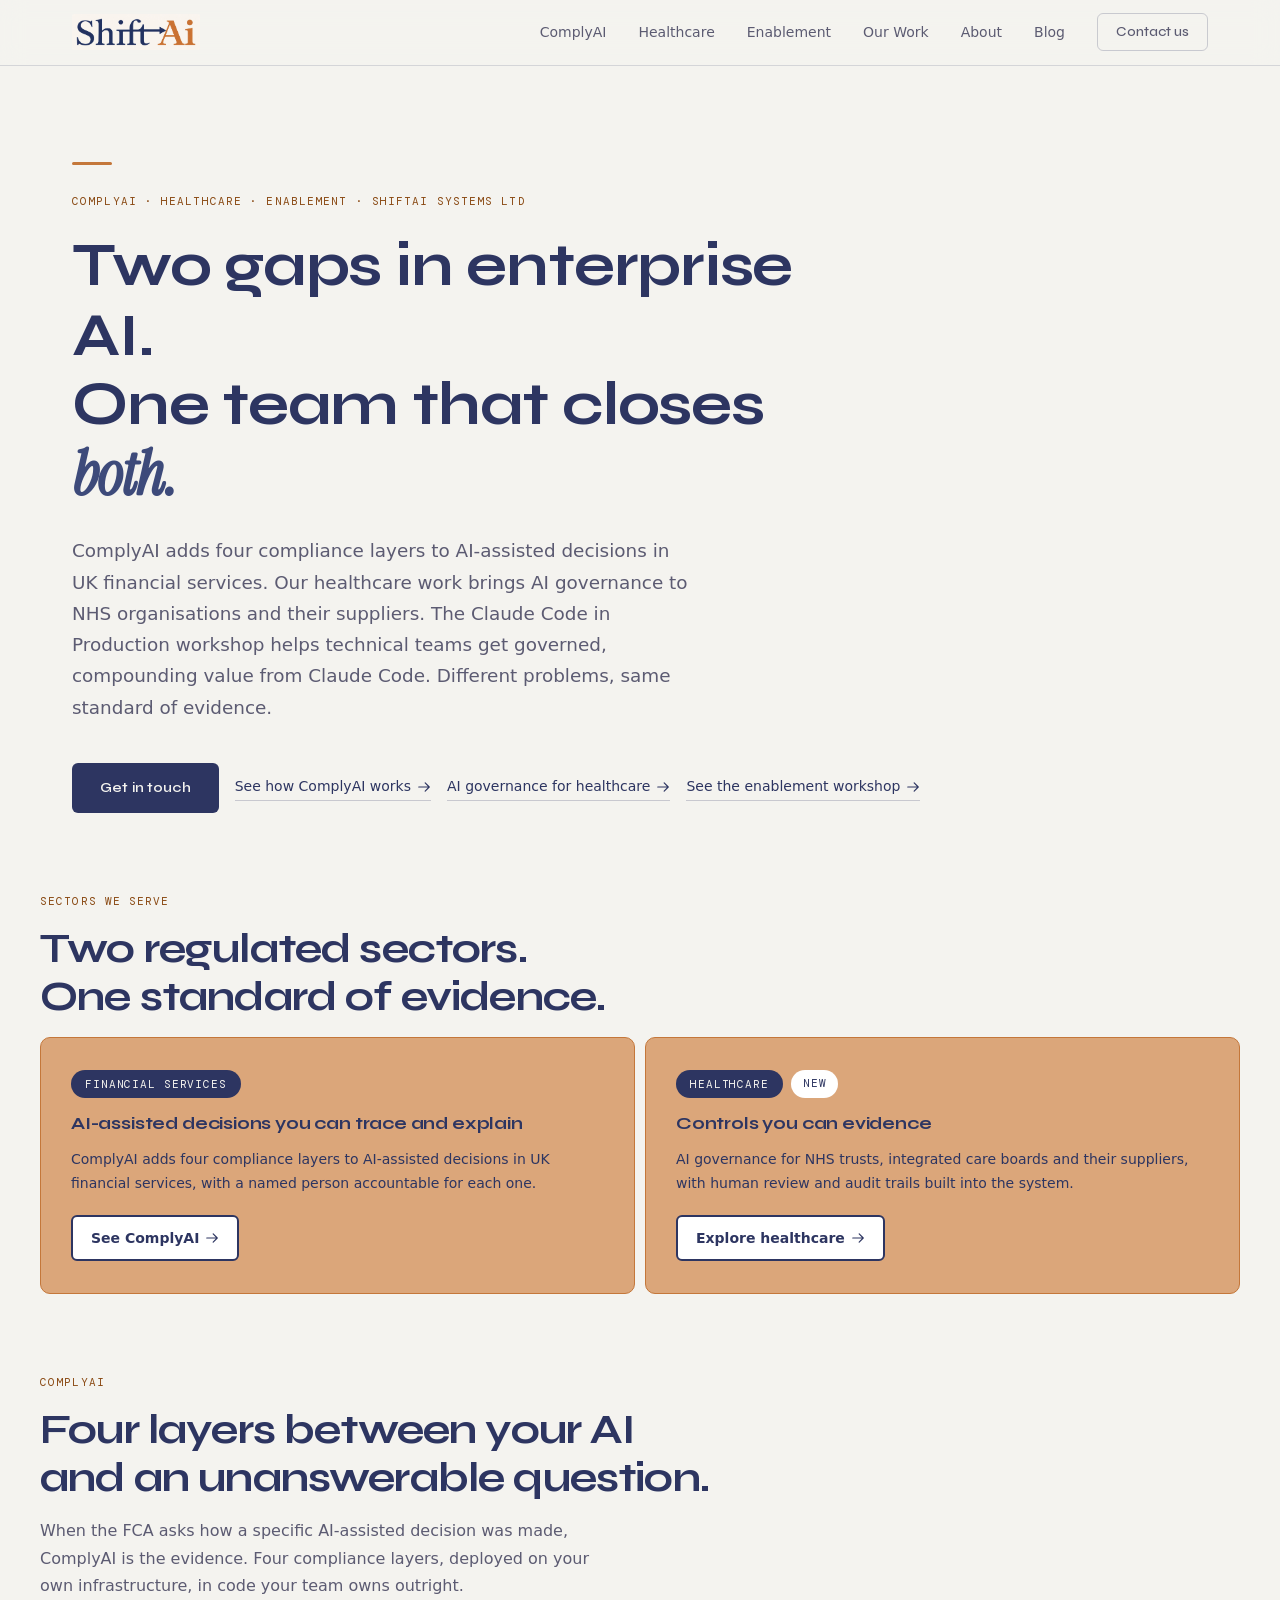
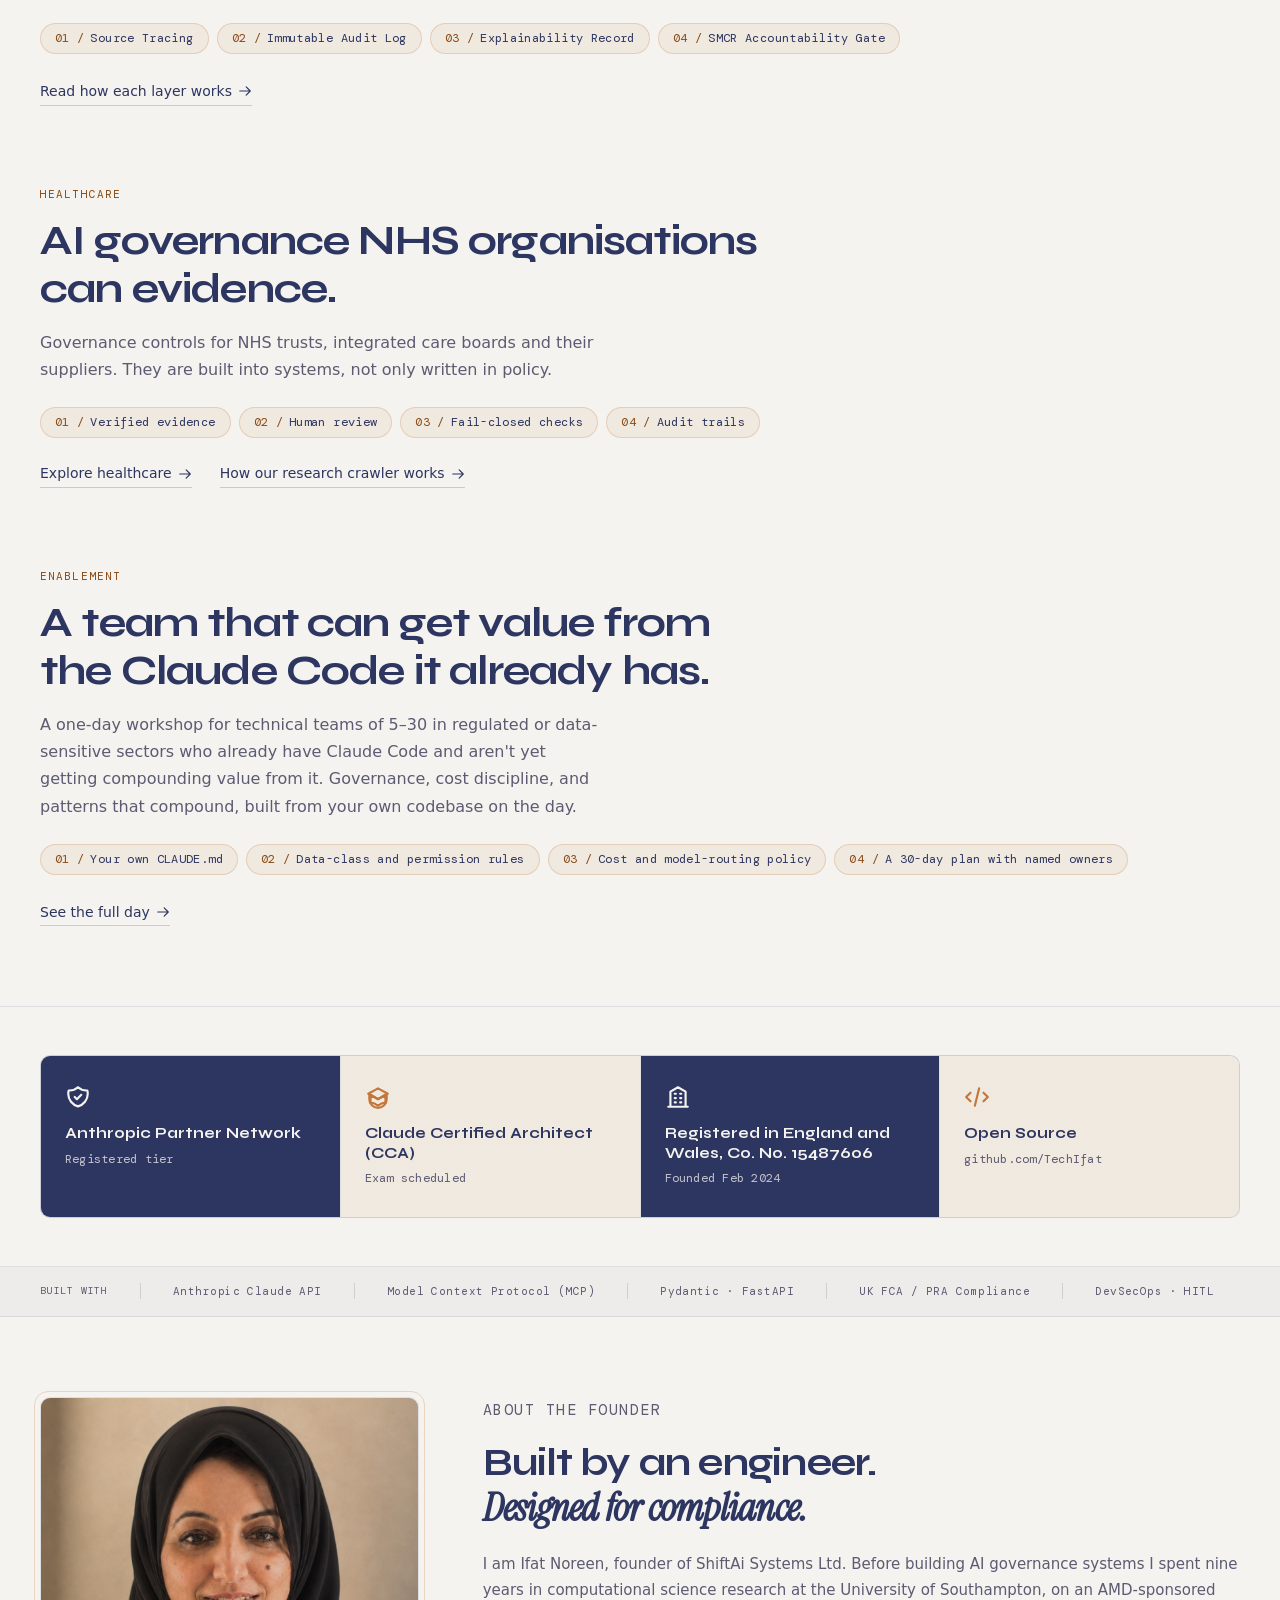
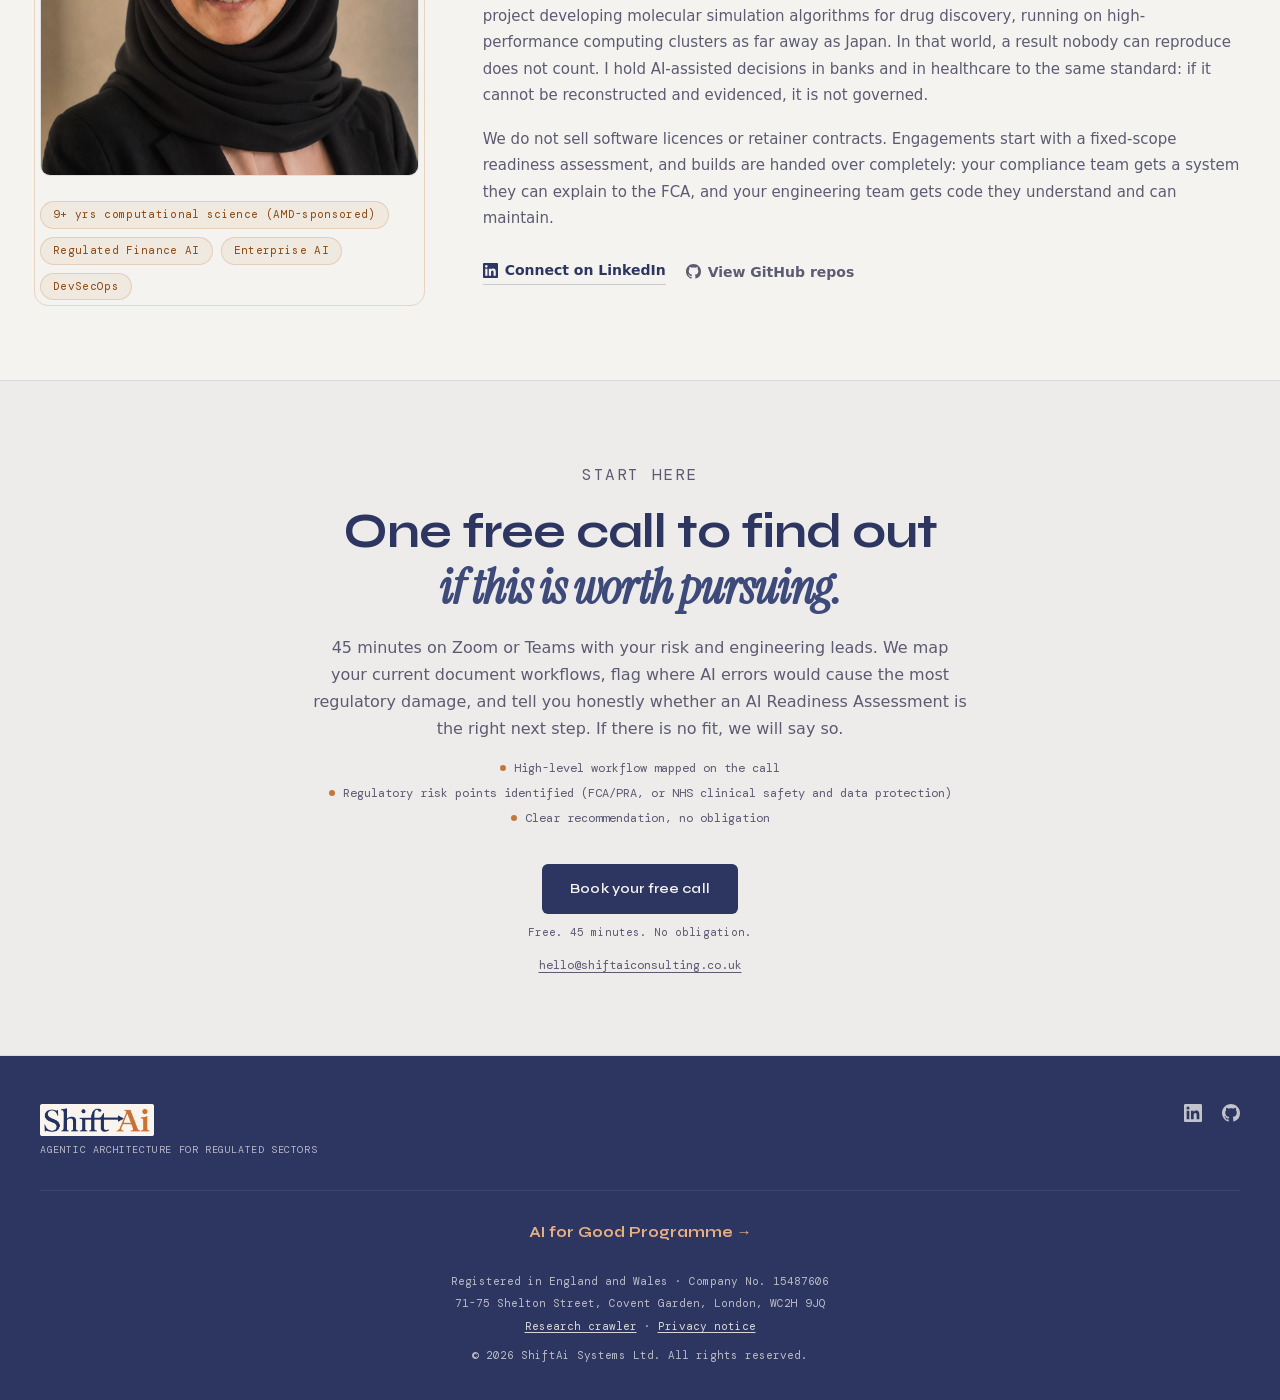
<file: index.html>
<!DOCTYPE html>
<html lang="en">
<head>
<meta charset="UTF-8">
<meta name="viewport" content="width=device-width, initial-scale=1.0">
<title>ShiftAi Systems Ltd | AI Governance for UK Financial Services and Healthcare</title>
<meta name="description" content="ShiftAi is a UK AI governance consultancy for regulated sectors: financial services and healthcare. Controls you can evidence, plus Claude Code enablement for technical teams.">
<meta name="keywords" content="agentic AI, AI governance UK banking, AI governance healthcare, NHS AI governance, SMCR compliance AI, Claude Code enablement, agentic AI training, FCA AI governance, UK fintech">
<meta name="author" content="Ifat Noreen, ShiftAi Systems Ltd">
<link rel="canonical" href="https://shiftaiconsulting.co.uk/">
<meta property="og:type" content="website">
<meta property="og:url" content="https://shiftaiconsulting.co.uk/">
<meta property="og:title" content="ShiftAi Systems Ltd | AI Governance for UK Financial Services and Healthcare">
<meta property="og:description" content="Two ways to close the gap between deploying AI and deploying it safely: ComplyAI's four compliance layers, and hands-on Claude Code enablement for technical teams.">
<meta property="og:image" content="https://shiftaiconsulting.co.uk/complyai-card.png">
<meta name="twitter:card" content="summary_large_image">
<meta name="twitter:title" content="ShiftAi Systems Ltd | AI Governance for UK Financial Services and Healthcare">
<meta name="twitter:description" content="Two ways to close the gap between deploying AI and deploying it safely: ComplyAI's four compliance layers, and hands-on Claude Code enablement.">
<meta name="twitter:image" content="https://shiftaiconsulting.co.uk/complyai-card.png">
<script type="application/ld+json">{"@context":"https://schema.org","@type":"ProfessionalService","name":"ShiftAi Systems Ltd","url":"https://shiftaiconsulting.co.uk","description":"AI governance and enablement for regulated sectors: UK financial services and healthcare","founder":{"@type":"Person","name":"Ifat Noreen"},"address":{"@type":"PostalAddress","streetAddress":"71-75 Shelton Street, Covent Garden","addressLocality":"London","postalCode":"WC2H 9JQ","addressCountry":"GB"}}</script>
<link rel="stylesheet" href="fonts/fonts.css">
<style>
.hidden{display:none}
*{box-sizing:border-box;margin:0;padding:0}
:root{
  --bg:#f4f3ef;--bg2:#eeecea;--bg3:#e6e4df;--bg4:#dddbd5;
  --ink:#2d3561;--ink2:#3d4a7a;--ink3:#4a5a8a;
  --brass:#c4773a;--brass-bg:rgba(196,119,58,0.08);--brass-border:rgba(196,119,58,0.25);
  --muted:#5c5b72;--muted2:#5c5b72;
  --border:rgba(45,53,97,0.1);--border2:rgba(45,53,97,0.16);--border3:rgba(45,53,97,0.22);
}
html{scroll-behavior:smooth}
body{background:var(--bg);color:var(--ink);font-family:'DM Sans','Segoe UI',system-ui,sans-serif;font-size:16px;line-height:1.6;-webkit-font-smoothing:antialiased}
h1,h2,h3,h4{font-family:'Syne',sans-serif;line-height:1.15}
.mono{font-family:'DM Mono',monospace}
.serif{font-family:'Instrument Serif',serif}

/* Nav */
nav{position:sticky;top:0;z-index:50;background:rgba(244,243,239,0.92);backdrop-filter:blur(12px);border-bottom:1px solid var(--border2)}
#about{scroll-margin-top:84px}
.nav-inner{max-width:1200px;margin:0 auto;padding:0 32px;height:64px;display:flex;align-items:center;justify-content:space-between}
.nav-logo{text-decoration:none;display:flex;align-items:center}.nav-logo img{height:36px;width:auto}
.nav-links{display:flex;align-items:center;gap:32px}
.nav-links a{font-size:14px;font-weight:500;color:var(--muted);text-decoration:none;transition:color 0.15s;position:relative}
.nav-links a::after{content:'';position:absolute;bottom:-2px;left:0;width:0;height:1px;background:var(--ink);transition:width 0.2s}
.nav-links a:hover{color:var(--ink)}
.nav-links a:hover::after{width:100%}
.nav-cta{font-size:13px;font-weight:600;color:var(--ink);border:1.5px solid var(--border3);border-radius:6px;padding:7px 18px;text-decoration:none;transition:all 0.15s;font-family:'Syne',sans-serif}
.nav-cta:hover{background:var(--ink);color:var(--bg);border-color:var(--ink)}
.hamburger{display:none;background:none;border:none;cursor:pointer;padding:4px;color:var(--ink)}
#mobile-menu{max-height:0;overflow:hidden;transition:max-height 0.3s ease,opacity 0.3s;opacity:0;border-top:1px solid var(--border)}
#mobile-menu.open{max-height:360px;opacity:1}
.mobile-links{padding:20px 32px;display:flex;flex-direction:column;gap:18px}
.mobile-links a{font-size:15px;font-weight:500;color:var(--muted);text-decoration:none;transition:color 0.15s}
.mobile-links a:hover{color:var(--ink)}

/* Reveal */
.reveal{opacity:0;transform:translateY(24px);transition:opacity 0.6s ease,transform 0.6s ease}
.reveal.visible{opacity:1;transform:none}
.rd1{transition-delay:0.08s}.rd2{transition-delay:0.16s}.rd3{transition-delay:0.24s}.rd4{transition-delay:0.32s}

/* Fade-up on load */
@keyframes fadeUp{from{opacity:0;transform:translateY(20px)}to{opacity:1;transform:none}}
.fu{animation:fadeUp 0.7s ease both}
.fu1{animation-delay:0.05s}.fu2{animation-delay:0.18s}.fu3{animation-delay:0.32s}.fu4{animation-delay:0.46s}

/* Hero */
.hero{padding:96px 32px 80px;max-width:1200px;margin:0 auto;position:relative}
.hero-rule{width:40px;height:3px;background:var(--brass);border-radius:2px;margin-bottom:28px}
.hero-eyebrow{font-family:'DM Mono',monospace;font-size:11px;color:#8a4a14;letter-spacing:0.1em;text-transform:uppercase;margin-bottom:20px}
.hero h1{font-size:clamp(2.4rem,5vw,3.8rem);font-weight:700;color:var(--ink);letter-spacing:-0.02em;margin-bottom:24px;max-width:780px}
.hero h1 em{font-style:italic;font-family:'Instrument Serif',serif;color:var(--ink2)}
.hero-sub{font-size:1.15rem;color:var(--muted);max-width:620px;line-height:1.7;margin-bottom:40px}
.hero-actions{display:flex;align-items:center;gap:16px;flex-wrap:wrap}
.btn-primary{background:var(--ink);color:var(--bg);font-family:'Syne',sans-serif;font-size:14px;font-weight:600;padding:14px 28px;border-radius:6px;text-decoration:none;transition:background 0.15s,transform 0.15s;display:inline-block;letter-spacing:0.01em;cursor:pointer;border:none;}
.btn-primary:hover{background:var(--ink2);transform:translateY(-1px)}
.btn-secondary{font-size:14px;font-weight:500;color:var(--ink);text-decoration:none;display:inline-flex;align-items:center;gap:6px;border-bottom:1px solid var(--border3);padding-bottom:2px;transition:border-color 0.15s,color 0.15s}
.btn-secondary:hover{color:var(--brass);border-color:var(--brass)}

/* ComplyAI layer chips */
.layer-chips{list-style:none;display:flex;flex-wrap:wrap;gap:8px}
.layer-chip{font-family:'DM Mono',monospace;font-size:12px;color:var(--ink);background:var(--brass-bg);border:1px solid var(--brass-border);padding:5px 14px;border-radius:20px;letter-spacing:0.03em}
.layer-chip .chip-num{color:#8a4a14;margin-right:6px}

/* Credentials */
.credentials-section{background:var(--bg);border-top:1px solid var(--border);border-bottom:1px solid var(--border);padding:48px 32px}
.credentials-grid{display:grid;grid-template-columns:repeat(4,1fr);gap:1px;background:var(--border);border:1px solid var(--border);border-radius:10px;overflow:hidden}
.cred-card{padding:28px 24px}
.cred-card.cred-ink{background:var(--ink)}
.cred-card.cred-brass{background-color:var(--bg);background-image:linear-gradient(rgba(196,119,58,0.08),rgba(196,119,58,0.08))}
.cred-icon{width:26px;height:26px;display:block;margin-bottom:14px}
.cred-card.cred-ink .cred-icon{color:var(--bg)}
.cred-card.cred-brass .cred-icon{color:var(--brass)}
.cred-label{font-family:'Syne',sans-serif;font-weight:700;font-size:15px;line-height:1.3;margin-bottom:6px}
.cred-card.cred-ink .cred-label{color:var(--bg)}
.cred-card.cred-brass .cred-label{color:var(--ink)}
.cred-detail{font-family:'DM Mono',monospace;font-size:12px;letter-spacing:0.02em}
.cred-card.cred-ink .cred-detail{color:rgba(244,243,239,0.75)}
.cred-card.cred-brass .cred-detail{color:var(--muted)}

/* Trust bar */
.trust{background:var(--bg2);border-bottom:1px solid var(--border);padding:16px 32px;overflow-x:auto;scrollbar-width:none}
.trust::-webkit-scrollbar{display:none}
.trust-inner{max-width:1200px;margin:0 auto;display:flex;align-items:center;gap:32px;white-space:nowrap}
.trust-label{font-family:'DM Mono',monospace;font-size:10px;color:var(--muted2);letter-spacing:0.08em;text-transform:uppercase;flex-shrink:0}
.trust-divider{width:1px;height:16px;background:var(--border2);flex-shrink:0}
.trust-item{font-family:'DM Mono',monospace;font-size:11px;color:var(--muted);letter-spacing:0.04em;flex-shrink:0}

/* Sectors */
.sectors-grid{display:grid;grid-template-columns:repeat(2,1fr);gap:10px}
.sector-card{background:#dba67a;border:1px solid #c4773a;border-radius:10px;padding:32px 30px;transition:transform 0.2s;display:flex;flex-direction:column;align-items:flex-start}
.sector-card:hover{transform:translateY(-3px)}
.sector-head{display:flex;align-items:center;gap:8px;flex-wrap:wrap;margin-bottom:16px}
.sector-card p.sector-label{font-family:'DM Mono',monospace;font-size:11px;letter-spacing:0.08em;text-transform:uppercase;background:#2d3561;color:#f4f3ef;padding:5px 14px;border-radius:20px;margin:0}
.sector-new{font-family:'DM Mono',monospace;font-size:11px;letter-spacing:0.08em;text-transform:uppercase;background:#fff;color:#2d3561;padding:5px 12px;border-radius:20px}
.sector-card h3{font-size:1.1rem;font-weight:700;color:#2d3561;margin-bottom:12px;letter-spacing:-0.01em}
.sector-card p{font-size:14px;color:#2d3561;line-height:1.72;margin-bottom:20px}
.sector-btn{margin-top:auto;display:inline-flex;align-items:center;gap:6px;background:#fff;color:#2d3561;border:2px solid #2d3561;font-size:14px;font-weight:600;text-decoration:none;padding:10px 18px;border-radius:6px;transition:background 0.15s}
.sector-btn:hover{background:#f4f3ef}
.sector-btn:focus-visible{outline:2px solid #2d3561;outline-offset:2px}
@media(prefers-reduced-motion:reduce){.sector-card:hover{transform:none}}

/* Section shared */
.section{padding:80px 32px}
.section-inner{max-width:1200px;margin:0 auto}
.section-eyebrow{font-family:'DM Mono',monospace;font-size:11px;color:#8a4a14;letter-spacing:0.1em;text-transform:uppercase;margin-bottom:14px}
.section-heading{font-size:clamp(1.8rem,3.5vw,2.6rem);font-weight:700;color:var(--ink);letter-spacing:-0.02em;margin-bottom:16px}
.section-sub{font-size:1rem;color:var(--muted);max-width:560px;line-height:1.7;margin-bottom:48px}

/* About Grid */
.about-grid{display:grid;grid-template-columns:1fr 2fr;gap:64px;align-items:start}
.about-photo{position:relative}
.about-photo img{width:100%;aspect-ratio:1;object-fit:cover;border-radius:10px;border:1px solid var(--border)}
.about-photo-frame{position:absolute;inset:-6px;border:1px solid var(--brass-border);border-radius:14px;pointer-events:none}
.badges{display:flex;flex-wrap:wrap;gap:8px;margin-top:18px}
.badge{font-family:'DM Mono',monospace;font-size:11px;color:#8a4a14;background:var(--brass-bg);border:1px solid var(--brass-border);padding:4px 12px;border-radius:20px;letter-spacing:0.03em}
.about-content h2{font-size:clamp(1.7rem,3vw,2.4rem);font-weight:700;color:var(--ink);letter-spacing:-0.02em;margin-bottom:20px}
.about-content h2 em{font-style:italic;font-family:'Instrument Serif',serif}
.about-content p{font-size:15px;color:var(--muted);line-height:1.75;margin-bottom:18px}
.about-links{display:flex;flex-wrap:wrap;gap:20px;margin-top:28px}
.about-link{display:inline-flex;align-items:center;gap:7px;font-size:14px;font-weight:600;text-decoration:none;transition:color 0.15s}
.about-link.primary{color:var(--ink);border-bottom:1px solid var(--border3);padding-bottom:2px}
.about-link.primary:hover{color:var(--brass);border-color:var(--brass)}
.about-link.secondary{color:var(--muted)}
.about-link.secondary:hover{color:var(--ink)}

/* CTA */
.cta-section{background:var(--bg2);border-top:1px solid var(--border);border-bottom:1px solid var(--border)}
.cta-inner{max-width:720px;margin:0 auto;text-align:center;padding:80px 32px}
.cta-inner .section-eyebrow{justify-content:center;display:block}
.cta-inner h2{font-size:clamp(2rem,4vw,3rem);font-weight:700;color:var(--ink);letter-spacing:-0.02em;margin-bottom:18px}
.cta-inner h2 em{font-style:italic;font-family:'Instrument Serif',serif;color:var(--ink2)}
.cta-inner p{font-size:1rem;color:var(--muted);line-height:1.7;margin-bottom:16px}
.cta-checklist{list-style:none;display:flex;flex-direction:column;align-items:center;gap:6px;margin-bottom:36px}
.cta-checklist li{font-family:'DM Mono',monospace;font-size:12px;color:var(--muted);display:flex;align-items:center;gap:8px}
.cta-checklist li::before{content:'';width:6px;height:6px;border-radius:50%;background:var(--brass);flex-shrink:0}
.cta-price-anchor{font-family:'DM Mono',monospace;font-size:11px;color:var(--muted2);margin-top:10px;display:block}
.cta-email{font-family:'DM Mono',monospace;font-size:12px;color:var(--muted2);margin-top:14px;display:block}
.cta-email a{color:inherit;text-decoration:underline;text-underline-offset:3px}
.cta-email a:hover{color:var(--ink)}

/* Footer */
footer{background:var(--ink);color:rgba(244,243,239,0.7);padding:48px 32px 36px}
.footer-inner{max-width:1200px;margin:0 auto}
.footer-top{display:flex;justify-content:space-between;align-items:flex-start;gap:32px;flex-wrap:wrap;padding-bottom:32px;border-bottom:1px solid rgba(255,255,255,0.08);margin-bottom:28px}
.footer-logo{margin-bottom:6px;display:flex;align-items:center}.footer-logo img{height:32px;width:auto}
.footer-tagline{font-family:'DM Mono',monospace;font-size:10px;letter-spacing:0.06em;text-transform:uppercase;color:rgba(244,243,239,0.7)}
.footer-links{display:flex;align-items:center;gap:20px}
.footer-link{color:rgba(244,243,239,0.75);transition:color 0.15s;display:flex;align-items:center}
.footer-link:hover{color:var(--bg)}
.footer-program{text-align:center;margin-bottom:28px}
.footer-program a{font-family:'Syne',sans-serif;font-size:15px;font-weight:700;color:#e8b080;text-decoration:none;display:inline-flex;align-items:center;justify-content:center;gap:7px;transition:gap 0.15s}
.footer-program a:hover{gap:11px}
.footer-bottom{display:flex;flex-direction:column;align-items:center;gap:5px;text-align:center;font-family:'DM Mono',monospace;font-size:11px;color:rgba(244,243,239,0.7)}
.footer-bottom a{color:rgba(244,243,239,0.85);text-decoration:underline;text-underline-offset:2px;transition:color 0.15s}
.footer-bottom a:hover{color:var(--bg)}

/* Responsive */
@media(max-width:768px){
  .nav-links{display:none}
  .hamburger{display:block}
  .hero{padding:60px 20px 56px}
  .about-grid{grid-template-columns:1fr}
  .section{padding:56px 20px}
  .trust{padding:14px 20px}
  .credentials-section{padding:32px 20px}
  .credentials-grid{grid-template-columns:repeat(2,1fr)}
  .sectors-grid{grid-template-columns:1fr}
}

@media(max-width:420px){
  .credentials-grid{grid-template-columns:1fr}
}
</style>
<noscript><style>.reveal{opacity:1;transform:none}.fu{animation:none}</style></noscript>
</head>
<body>

<!-- Nav -->
<nav>
  <div class="nav-inner">
    <a href="#" class="nav-logo"><img src="shiftai-logo.png" alt="ShiftAi Systems Ltd" /></a>
    <div class="nav-links">
      <a href="complyai.html">ComplyAI</a>
      <a href="healthcare.html">Healthcare</a>
      <a href="enablement.html">Enablement</a>
      <a href="work.html">Our Work</a>
      <a href="index.html#about">About</a>
      <a href="blog.html">Blog</a>
      <a href="contact.html" class="nav-cta">Contact us</a>
    </div>
    <button id="hamburger" class="hamburger" aria-label="Toggle menu">
      <svg id="icon-open" width="22" height="22" fill="none" stroke="currentColor" viewBox="0 0 24 24"><path stroke-linecap="round" stroke-linejoin="round" stroke-width="2" d="M4 6h16M4 12h16M4 18h16"/></svg>
      <svg id="icon-close" class="hidden" width="22" height="22" fill="none" stroke="currentColor" viewBox="0 0 24 24"><path stroke-linecap="round" stroke-linejoin="round" stroke-width="2" d="M6 18L18 6M6 6l12 12"/></svg>
    </button>
  </div>
  <div id="mobile-menu">
    <div class="mobile-links">
      <a href="complyai.html" onclick="closeMenu()">ComplyAI</a>
      <a href="healthcare.html" onclick="closeMenu()">Healthcare</a>
      <a href="enablement.html" onclick="closeMenu()">Enablement</a>
      <a href="work.html" onclick="closeMenu()">Our Work</a>
      <a href="index.html#about" onclick="closeMenu()">About</a>
      <a href="blog.html" onclick="closeMenu()">Blog</a>
      <a href="contact.html" onclick="closeMenu()">Contact us</a>
    </div>
  </div>
</nav>

<!-- Hero -->
<header>
  <div class="hero">
    <div class="hero-rule fu fu1"></div>
    <p class="hero-eyebrow fu fu1">ComplyAI &middot; Healthcare &middot; Enablement &middot; ShiftAi Systems Ltd</p>
    <h1 class="fu fu2">Two gaps in enterprise AI.<br>One team that closes <em>both.</em></h1>
    <p class="hero-sub fu fu3">ComplyAI adds four compliance layers to AI-assisted decisions in UK financial services. Our healthcare work brings AI governance to NHS organisations and their suppliers. The Claude Code in Production workshop helps technical teams get governed, compounding value from Claude Code. Different problems, same standard of evidence.</p>
    <div class="hero-actions fu fu4">
      <a href="contact.html" class="btn-primary">Get in touch</a>
      <a href="complyai.html" class="btn-secondary">See how ComplyAI works <svg width="14" height="14" fill="none" stroke="currentColor" viewBox="0 0 24 24"><path stroke-linecap="round" stroke-linejoin="round" stroke-width="2" d="M14 5l7 7m0 0l-7 7m7-7H3"/></svg></a>
      <a href="healthcare.html" class="btn-secondary">AI governance for healthcare <svg width="14" height="14" fill="none" stroke="currentColor" viewBox="0 0 24 24" aria-hidden="true"><path stroke-linecap="round" stroke-linejoin="round" stroke-width="2" d="M14 5l7 7m0 0l-7 7m7-7H3"/></svg></a>
      <a href="enablement.html" class="btn-secondary">See the enablement workshop <svg width="14" height="14" fill="none" stroke="currentColor" viewBox="0 0 24 24"><path stroke-linecap="round" stroke-linejoin="round" stroke-width="2" d="M14 5l7 7m0 0l-7 7m7-7H3"/></svg></a>
    </div>
  </div>
</header>

<!-- Sectors we serve -->
<section id="sectors" class="section" style="padding-top:0">
  <div class="section-inner">
    <div class="reveal">
      <p class="section-eyebrow" style="color:#8a4a14">Sectors we serve</p>
      <h2 class="section-heading">Two regulated sectors.<br>One standard of evidence.</h2>
    </div>
    <div class="sectors-grid">
      <div class="sector-card reveal rd1">
        <div class="sector-head"><p class="sector-label" style="margin:0">Financial services</p></div>
        <h3>AI-assisted decisions you can trace and explain</h3>
        <p>ComplyAI adds four compliance layers to AI-assisted decisions in UK financial services, with a named person accountable for each one.</p>
        <a href="complyai.html" class="sector-btn">See ComplyAI <svg width="14" height="14" fill="none" stroke="currentColor" viewBox="0 0 24 24" aria-hidden="true"><path stroke-linecap="round" stroke-linejoin="round" stroke-width="2" d="M14 5l7 7m0 0l-7 7m7-7H3"/></svg></a>
      </div>
      <div class="sector-card reveal rd2">
        <div class="sector-head"><p class="sector-label" style="margin:0">Healthcare</p><span class="sector-new">New</span></div>
        <h3>Controls you can evidence</h3>
        <p>AI governance for NHS trusts, integrated care boards and their suppliers, with human review and audit trails built into the system.</p>
        <a href="healthcare.html" class="sector-btn">Explore healthcare <svg width="14" height="14" fill="none" stroke="currentColor" viewBox="0 0 24 24" aria-hidden="true"><path stroke-linecap="round" stroke-linejoin="round" stroke-width="2" d="M14 5l7 7m0 0l-7 7m7-7H3"/></svg></a>
      </div>
    </div>
  </div>
</section>

<!-- ComplyAI Introduction -->
<section class="section" style="padding-top:0">
  <div class="section-inner">
    <div class="reveal">
      <p class="section-eyebrow">ComplyAI</p>
      <h2 class="section-heading">Four layers between your AI<br>and an unanswerable question.</h2>
      <p class="section-sub" style="margin-bottom:24px">When the FCA asks how a specific AI-assisted decision was made, ComplyAI is the evidence. Four compliance layers, deployed on your own infrastructure, in code your team owns outright.</p>
    </div>
    <ul class="layer-chips reveal">
      <li class="layer-chip"><span class="chip-num">01 /</span>Source Tracing</li>
      <li class="layer-chip"><span class="chip-num">02 /</span>Immutable Audit Log</li>
      <li class="layer-chip"><span class="chip-num">03 /</span>Explainability Record</li>
      <li class="layer-chip"><span class="chip-num">04 /</span>SMCR Accountability Gate</li>
    </ul>
    <div class="reveal" style="margin-top:24px">
      <a href="complyai.html" class="btn-secondary">Read how each layer works <svg width="14" height="14" fill="none" stroke="currentColor" viewBox="0 0 24 24"><path stroke-linecap="round" stroke-linejoin="round" stroke-width="2" d="M14 5l7 7m0 0l-7 7m7-7H3"/></svg></a>
    </div>
  </div>
</section>

<!-- Healthcare Introduction -->
<section class="section" style="padding-top:0">
  <div class="section-inner">
    <div class="reveal">
      <p class="section-eyebrow">Healthcare</p>
      <h2 class="section-heading">AI governance NHS organisations<br>can evidence.</h2>
      <p class="section-sub" style="margin-bottom:24px">Governance controls for NHS trusts, integrated care boards and their suppliers. They are built into systems, not only written in policy.</p>
    </div>
    <ul class="layer-chips reveal">
      <li class="layer-chip"><span class="chip-num">01 /</span>Verified evidence</li>
      <li class="layer-chip"><span class="chip-num">02 /</span>Human review</li>
      <li class="layer-chip"><span class="chip-num">03 /</span>Fail-closed checks</li>
      <li class="layer-chip"><span class="chip-num">04 /</span>Audit trails</li>
    </ul>
    <div class="reveal" style="margin-top:24px;display:flex;flex-wrap:wrap;gap:12px 28px">
      <a href="healthcare.html" class="btn-secondary">Explore healthcare <svg width="14" height="14" fill="none" stroke="currentColor" viewBox="0 0 24 24" aria-hidden="true"><path stroke-linecap="round" stroke-linejoin="round" stroke-width="2" d="M14 5l7 7m0 0l-7 7m7-7H3"/></svg></a>
      <a href="research-crawler.html" class="btn-secondary">How our research crawler works <svg width="14" height="14" fill="none" stroke="currentColor" viewBox="0 0 24 24" aria-hidden="true"><path stroke-linecap="round" stroke-linejoin="round" stroke-width="2" d="M14 5l7 7m0 0l-7 7m7-7H3"/></svg></a>
    </div>
  </div>
</section>

<!-- Enablement Introduction -->
<section class="section" style="padding-top:0">
  <div class="section-inner">
    <div class="reveal">
      <p class="section-eyebrow">Enablement</p>
      <h2 class="section-heading">A team that can get value from<br>the Claude Code it already has.</h2>
      <p class="section-sub" style="margin-bottom:24px">A one-day workshop for technical teams of 5&ndash;30 in regulated or data-sensitive sectors who already have Claude Code and aren't yet getting compounding value from it. Governance, cost discipline, and patterns that compound, built from your own codebase on the day.</p>
    </div>
    <ul class="layer-chips reveal">
      <li class="layer-chip"><span class="chip-num">01 /</span>Your own CLAUDE.md</li>
      <li class="layer-chip"><span class="chip-num">02 /</span>Data-class and permission rules</li>
      <li class="layer-chip"><span class="chip-num">03 /</span>Cost and model-routing policy</li>
      <li class="layer-chip"><span class="chip-num">04 /</span>A 30-day plan with named owners</li>
    </ul>
    <div class="reveal" style="margin-top:24px">
      <a href="enablement.html" class="btn-secondary">See the full day <svg width="14" height="14" fill="none" stroke="currentColor" viewBox="0 0 24 24"><path stroke-linecap="round" stroke-linejoin="round" stroke-width="2" d="M14 5l7 7m0 0l-7 7m7-7H3"/></svg></a>
    </div>
  </div>
</section>

<!-- Credentials -->
<section class="credentials-section">
  <div class="section-inner">
    <div class="credentials-grid reveal">
      <div class="cred-card cred-ink">
        <svg class="cred-icon" fill="none" stroke="currentColor" viewBox="0 0 24 24"><path stroke-linecap="round" stroke-linejoin="round" stroke-width="2" d="M9 12l2 2 4-4m5.618-4.016A11.955 11.955 0 0112 2.944a11.955 11.955 0 01-8.618 3.04A12.02 12.02 0 003 9c0 5.591 3.824 10.29 9 11.622 5.176-1.332 9-6.03 9-11.622 0-1.042-.133-2.052-.382-3.016z"/></svg>
        <h3 class="cred-label">Anthropic Partner Network</h3>
        <p class="cred-detail">Registered tier</p>
      </div>
      <div class="cred-card cred-brass">
        <svg class="cred-icon" fill="none" stroke="currentColor" viewBox="0 0 24 24"><path stroke-linecap="round" stroke-linejoin="round" stroke-width="2" d="M12 14l9-5-9-5-9 5 9 5z"/><path stroke-linecap="round" stroke-linejoin="round" stroke-width="2" d="M12 14l6.16-3.422a12.083 12.083 0 01.665 6.479A11.952 11.952 0 0012 20.055a11.952 11.952 0 00-6.824-2.998 12.078 12.078 0 01.665-6.479L12 14z"/><path stroke-linecap="round" stroke-linejoin="round" stroke-width="2" d="M12 14l-8-4.889V14a8 8 0 0016 0V9.111L12 14z"/></svg>
        <h3 class="cred-label">Claude Certified Architect (CCA)</h3>
        <p class="cred-detail">Exam scheduled</p>
      </div>
      <div class="cred-card cred-ink">
        <svg class="cred-icon" fill="none" stroke="currentColor" viewBox="0 0 24 24"><path stroke-linecap="round" stroke-linejoin="round" stroke-width="2" d="M3 21h18M5 21V7l7-4 7 4v14M9 9h1m4 0h1m-6 4h1m4 0h1m-6 4h1m4 0h1"/></svg>
        <h3 class="cred-label">Registered in England and Wales, Co. No. 15487606</h3>
        <p class="cred-detail">Founded Feb 2024</p>
      </div>
      <div class="cred-card cred-brass">
        <svg class="cred-icon" fill="none" stroke="currentColor" viewBox="0 0 24 24"><path stroke-linecap="round" stroke-linejoin="round" stroke-width="2" d="M10 20l4-16m4 4l4 4-4 4M6 16l-4-4 4-4"/></svg>
        <h3 class="cred-label">Open Source</h3>
        <p class="cred-detail">github.com/TechIfat</p>
      </div>
    </div>
  </div>
</section>

<!-- Trust bar -->
<div class="trust">
  <div class="trust-inner">
    <span class="trust-label">Built with</span>
    <div class="trust-divider"></div>
    <span class="trust-item">Anthropic Claude API</span>
    <div class="trust-divider"></div>
    <span class="trust-item">Model Context Protocol (MCP)</span>
    <div class="trust-divider"></div>
    <span class="trust-item">Pydantic · FastAPI</span>
    <div class="trust-divider"></div>
    <span class="trust-item">UK FCA / PRA Compliance</span>
    <div class="trust-divider"></div>
    <span class="trust-item">DevSecOps · HITL</span>
  </div>
</div>

<!-- About -->
<section id="about" class="section">
  <div class="section-inner">
    <div class="about-grid">
      <div class="about-photo reveal">
        <div class="about-photo-frame"></div>
        <img src="headshot.png" alt="Ifat Noreen, Principal Agentic AI Architect">
        <div class="badges">
          <span class="badge">9+ yrs computational science (AMD-sponsored)</span>
          <span class="badge">Regulated Finance AI</span>
          <span class="badge">Enterprise AI</span>
          <span class="badge">DevSecOps</span>
        </div>
      </div>
      <div class="about-content reveal rd2">
        <p class="section-eyebrow">About the founder</p>
        <h2>Built by an engineer.<br><em>Designed for compliance.</em></h2>
        <p>I am Ifat Noreen, founder of ShiftAi Systems Ltd. Before building AI governance systems I spent nine years in computational science research at the University of Southampton, on an AMD-sponsored project developing molecular simulation algorithms for drug discovery, running on high-performance computing clusters as far away as Japan. In that world, a result nobody can reproduce does not count. I hold AI-assisted decisions in banks and in healthcare to the same standard: if it cannot be reconstructed and evidenced, it is not governed.</p>
        <p>We do not sell software licences or retainer contracts. Engagements start with a fixed-scope readiness assessment, and builds are handed over completely: your compliance team gets a system they can explain to the FCA, and your engineering team gets code they understand and can maintain.</p>
        <div class="about-links">
          <a href="https://www.linkedin.com/in/ifat-noreen" target="_blank" class="about-link primary">
            <svg width="15" height="15" fill="currentColor" viewBox="0 0 24 24"><path d="M20.447 20.452h-3.554v-5.569c0-1.328-.027-3.037-1.852-3.037-1.853 0-2.136 1.445-2.136 2.939v5.667H9.351V9h3.414v1.561h.046c.477-.9 1.637-1.85 3.37-1.85 3.601 0 4.267 2.37 4.267 5.455v6.286zM5.337 7.433a2.062 2.062 0 01-2.063-2.065 2.064 2.064 0 112.063 2.065zm1.782 13.019H3.555V9h3.564v11.452zM22.225 0H1.771C.792 0 0 .774 0 1.729v20.542C0 23.227.792 24 1.771 24h20.451C23.2 24 24 23.227 24 22.271V1.729C24 .774 23.2 0 22.222 0h.003z"/></svg>
            Connect on LinkedIn
          </a>
          <a href="https://github.com/TechIfat" target="_blank" class="about-link secondary">
            <svg width="15" height="15" fill="currentColor" viewBox="0 0 24 24"><path d="M12 0C5.37 0 0 5.37 0 12c0 5.31 3.435 9.795 8.205 11.385.6.105.825-.255.825-.57 0-.285-.015-1.23-.015-2.235-3.015.555-3.795-.735-4.035-1.41-.135-.345-.72-1.41-1.23-1.695-.42-.225-1.02-.78-.015-.795.945-.015 1.62.87 1.845 1.23 1.08 1.815 2.805 1.305 3.495.99.105-.78.42-1.305.765-1.605-2.67-.3-5.46-1.335-5.46-5.925 0-1.305.465-2.385 1.23-3.225-.12-.3-.54-1.53.12-3.18 0 0 1.005-.315 3.3 1.23.96-.27 1.98-.405 3-.405s2.04.135 3 .405c2.295-1.56 3.3-1.23 3.3-1.23.66 1.65.24 2.88.12 3.18.765.84 1.23 1.905 1.23 3.225 0 4.605-2.805 5.625-5.475 5.925.435.375.81 1.095.81 2.22 0 1.605-.015 2.895-.015 3.3 0 .315.225.69.825.57A12.02 12.02 0 0024 12c0-6.63-5.37-12-12-12z"/></svg>
            View GitHub repos
          </a>
        </div>
      </div>
    </div>
  </div>
</section>

<!-- CTA -->
<section class="cta-section">
  <div class="cta-inner reveal">
    <p class="section-eyebrow">Start here</p>
    <h2>One free call to find out<br><em>if this is worth pursuing.</em></h2>
    <p>45 minutes on Zoom or Teams with your risk and engineering leads. We map your current document workflows, flag where AI errors would cause the most regulatory damage, and tell you honestly whether an AI Readiness Assessment is the right next step. If there is no fit, we will say so.</p>
    <ul class="cta-checklist">
      <li>High-level workflow mapped on the call</li>
      <li>Regulatory risk points identified (FCA/PRA, or NHS clinical safety and data protection)</li>
      <li>Clear recommendation, no obligation</li>
    </ul>
    <a href="https://calendly.com/ifat-noreen/free-45-minute-discovery-call" target="_blank" rel="noopener" class="btn-primary">Book your free call</a>
    <span class="cta-price-anchor">Free. 45 minutes. No obligation.</span>
    <span class="cta-email"><a href="mailto:hello@shiftaiconsulting.co.uk">hello@shiftaiconsulting.co.uk</a></span>
  </div>
</section>

<!-- Footer -->
<footer>
  <div class="footer-inner">
    <div class="footer-top">
      <div>
        <div class="footer-logo"><img src="shiftai-logo.png" alt="ShiftAi Systems Ltd" /></div>
        <div class="footer-tagline">Agentic Architecture for Regulated Sectors</div>
      </div>
      <div class="footer-links">
        <a href="https://www.linkedin.com/in/ifat-noreen" target="_blank" aria-label="LinkedIn" class="footer-link">
          <svg width="18" height="18" fill="currentColor" viewBox="0 0 24 24"><path d="M20.447 20.452h-3.554v-5.569c0-1.328-.027-3.037-1.852-3.037-1.853 0-2.136 1.445-2.136 2.939v5.667H9.351V9h3.414v1.561h.046c.477-.9 1.637-1.85 3.37-1.85 3.601 0 4.267 2.37 4.267 5.455v6.286zM5.337 7.433a2.062 2.062 0 01-2.063-2.065 2.064 2.064 0 112.063 2.065zm1.782 13.019H3.555V9h3.564v11.452zM22.225 0H1.771C.792 0 0 .774 0 1.729v20.542C0 23.227.792 24 1.771 24h20.451C23.2 24 24 23.227 24 22.271V1.729C24 .774 23.2 0 22.222 0h.003z"/></svg>
        </a>
        <a href="https://github.com/TechIfat" target="_blank" aria-label="GitHub" class="footer-link">
          <svg width="18" height="18" fill="currentColor" viewBox="0 0 24 24"><path d="M12 0C5.37 0 0 5.37 0 12c0 5.31 3.435 9.795 8.205 11.385.6.105.825-.255.825-.57 0-.285-.015-1.23-.015-2.235-3.015.555-3.795-.735-4.035-1.41-.135-.345-.72-1.41-1.23-1.695-.42-.225-1.02-.78-.015-.795.945-.015 1.62.87 1.845 1.23 1.08 1.815 2.805 1.305 3.495.99.105-.78.42-1.305.765-1.605-2.67-.3-5.46-1.335-5.46-5.925 0-1.305.465-2.385 1.23-3.225-.12-.3-.54-1.53.12-3.18 0 0 1.005-.315 3.3 1.23.96-.27 1.98-.405 3-.405s2.04.135 3 .405c2.295-1.56 3.3-1.23 3.3-1.23.66 1.65.24 2.88.12 3.18.765.84 1.23 1.905 1.23 3.225 0 4.605-2.805 5.625-5.475 5.925.435.375.81 1.095.81 2.22 0 1.605-.015 2.895-.015 3.3 0 .315.225.69.825.57A12.02 12.02 0 0024 12c0-6.63-5.37-12-12-12z"/></svg>
        </a>
      </div>
    </div>
    <div class="footer-program">
      <a href="ai-for-good.html">AI for Good Programme &rarr;</a>
    </div>

    <div class="footer-bottom">
      <p>Registered in England and Wales · Company No. 15487606</p>
      <p>71-75 Shelton Street, Covent Garden, London, WC2H 9JQ</p>
      <p><a href="research-crawler.html" style="color:rgba(244,243,239,0.85);text-decoration:underline;text-underline-offset:2px">Research crawler</a> &middot; <a href="privacy.html" style="color:rgba(244,243,239,0.85);text-decoration:underline;text-underline-offset:2px">Privacy notice</a></p>
      <p style="margin-top:6px">&copy; 2026 ShiftAi Systems Ltd. All rights reserved.</p>
    </div>
  </div>
</footer>

<script>
// Mobile Menu Logic
const hamburger=document.getElementById('hamburger'),mobileMenu=document.getElementById('mobile-menu'),iconOpen=document.getElementById('icon-open'),iconClose=document.getElementById('icon-close');
hamburger.addEventListener('click',()=>{const o=mobileMenu.classList.toggle('open');iconOpen.classList.toggle('hidden',o);iconClose.classList.toggle('hidden',!o);});
function closeMenu(){mobileMenu.classList.remove('open');iconOpen.classList.remove('hidden');iconClose.classList.add('hidden');}

// Reveal Animation Logic
const obs=new IntersectionObserver(entries=>entries.forEach(e=>{if(e.isIntersecting){e.target.classList.add('visible');obs.unobserve(e.target);}}),{threshold:0.1});
document.querySelectorAll('.reveal').forEach(el=>obs.observe(el));
</script>

<!-- ShiftAi Discovery Agent: Chat Widget (shared include, see chat-widget.js) -->
<script>window.SA_CHAT_CONFIG={placeholder:'Ask about ComplyAI, enablement, or our architecture…',welcome:'Hello, I\'m the ShiftAi Discovery Agent. I can answer questions about ComplyAI, the Claude Code in Production workshop, or how an engagement works. What would you like to know?'};</script>
<script src="chat-widget.js?v=2"></script>
</body>
</html>
</file>
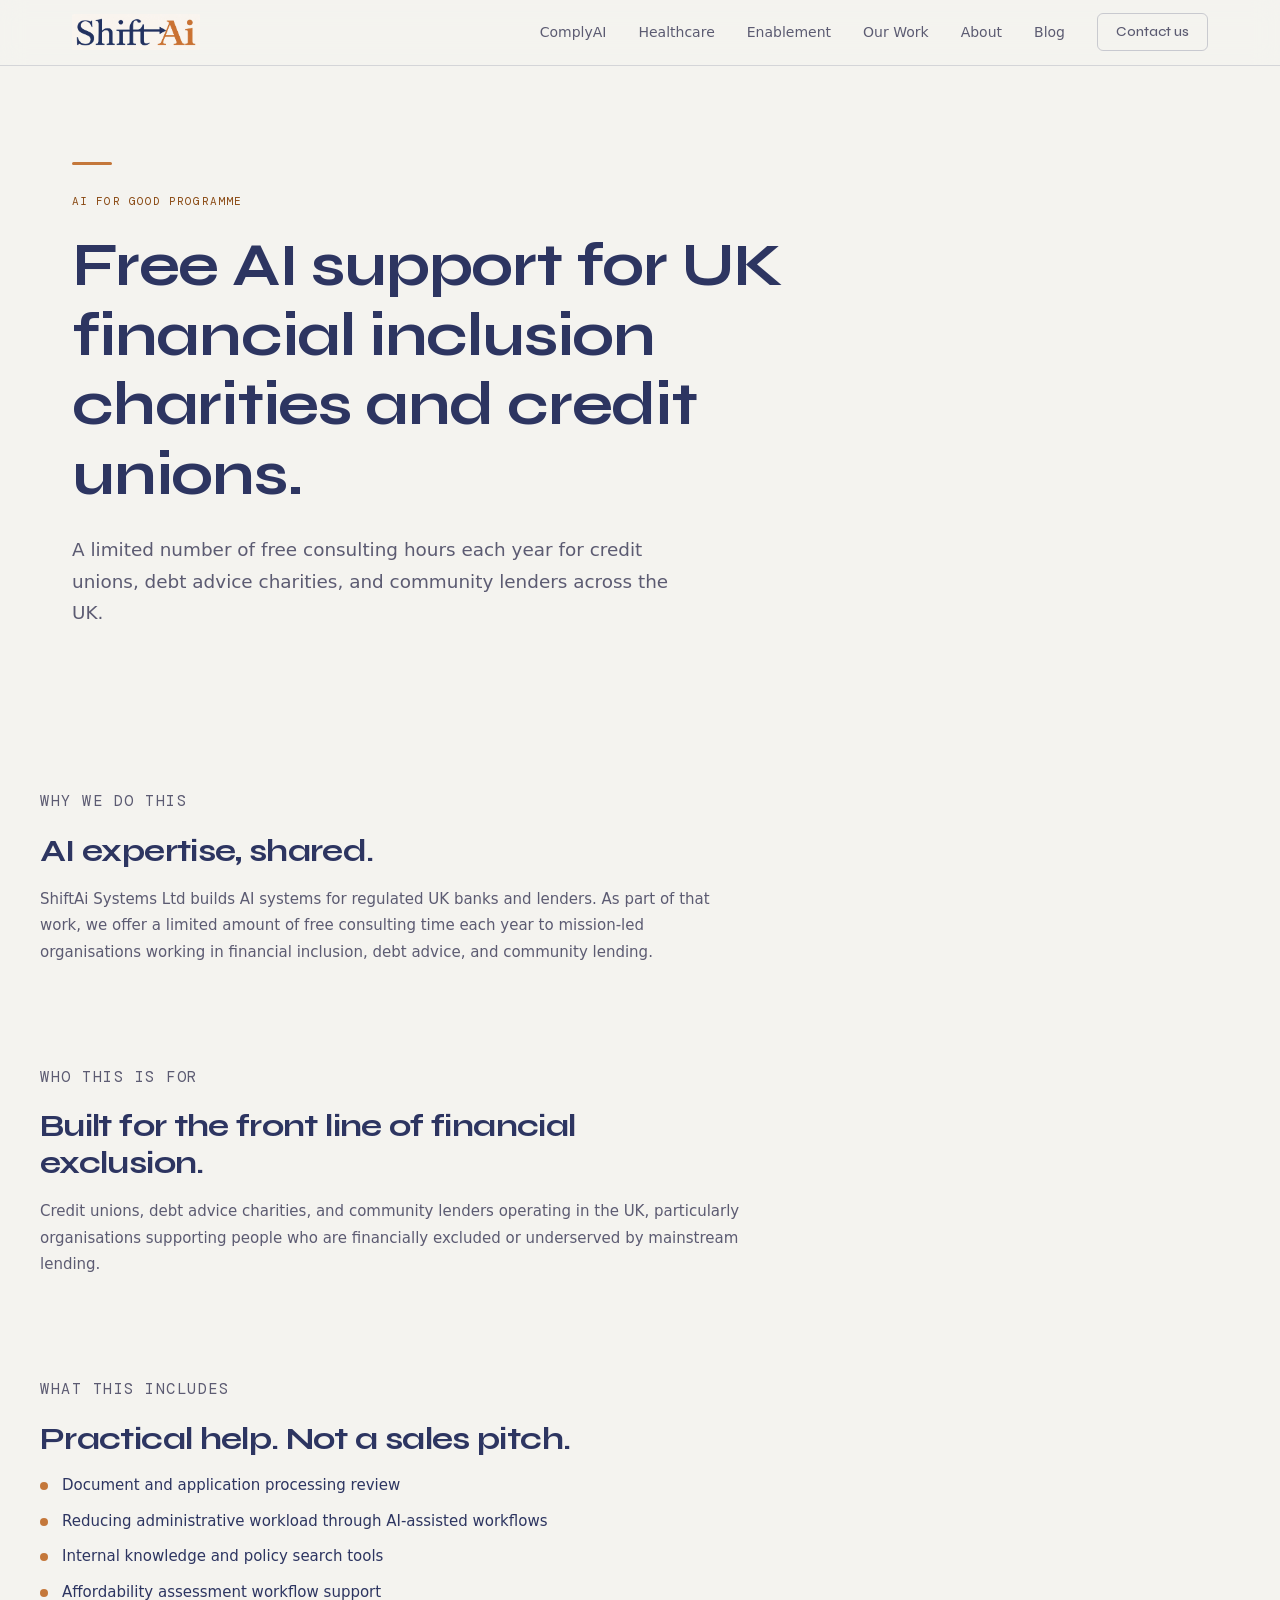
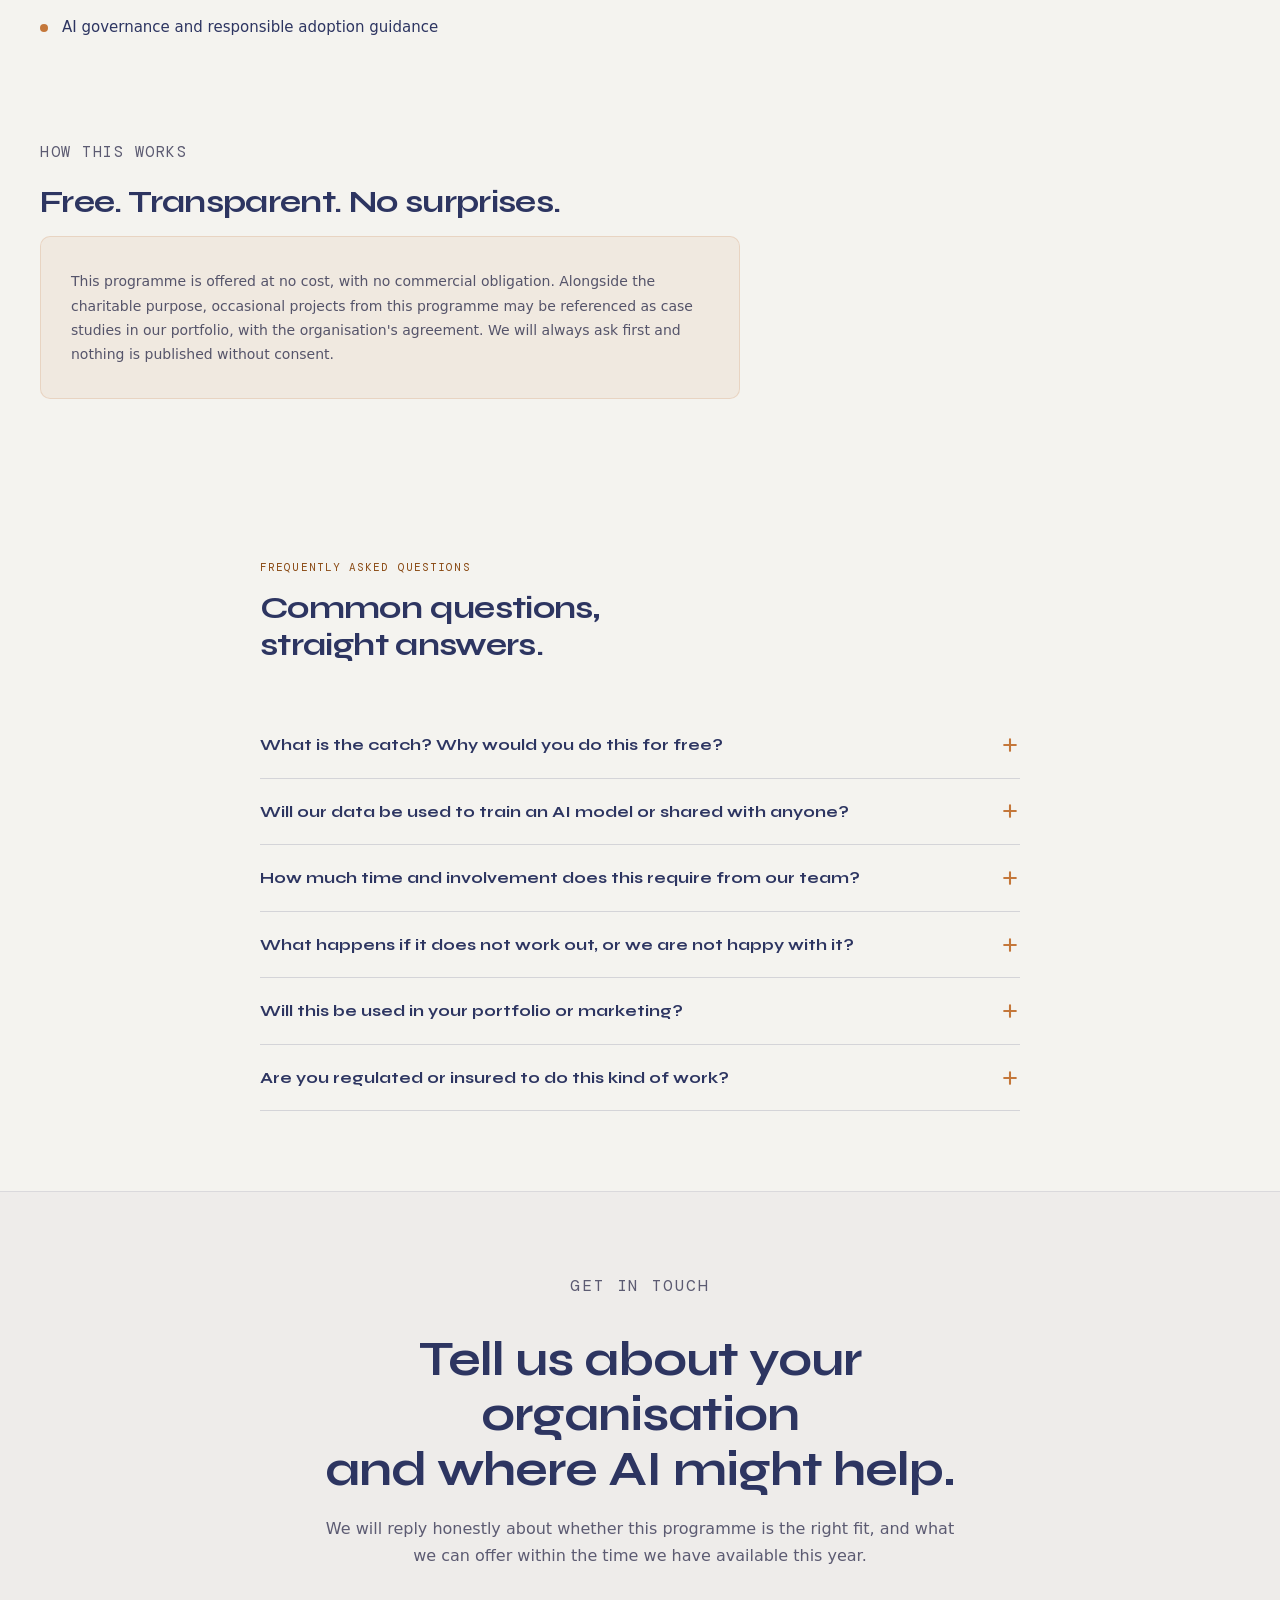
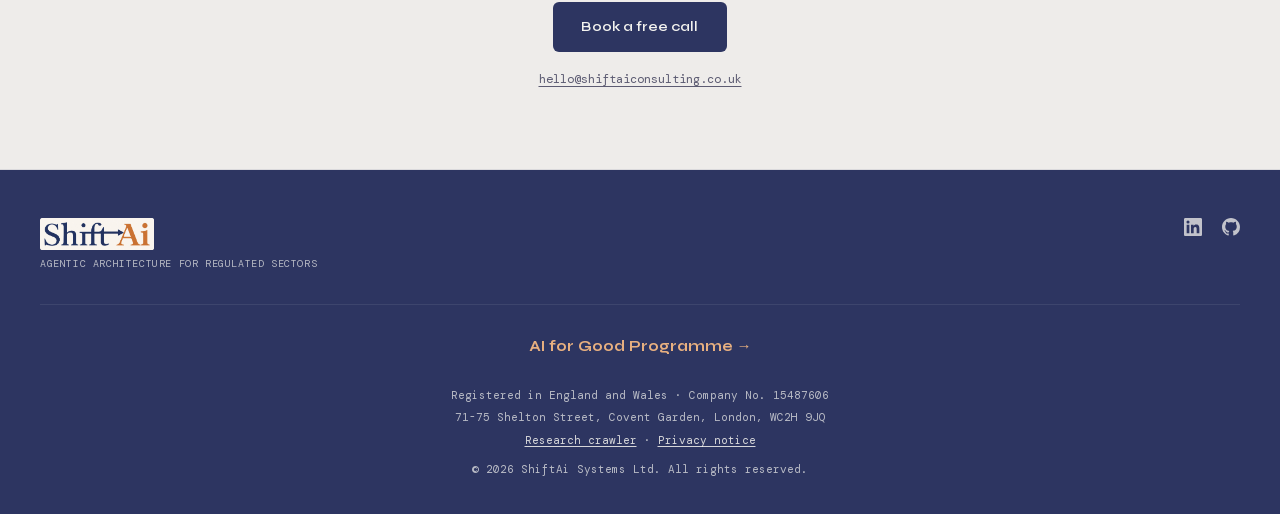
<file: ai-for-good.html>
<!DOCTYPE html>
<html lang="en">
<head>
<meta charset="UTF-8">
<meta name="viewport" content="width=device-width, initial-scale=1.0">
<title>AI for Good Programme | ShiftAi Systems Ltd</title>
<meta name="description" content="Free AI consulting support from ShiftAi Systems Ltd for UK financial inclusion charities and credit unions, covering document processing, workflow automation, and AI governance.">
<meta name="keywords" content="AI for good, financial inclusion, credit unions, debt advice charities, community lending, AI governance UK">
<meta name="author" content="Ifat Noreen, ShiftAi Systems Ltd">
<link rel="canonical" href="https://shiftaiconsulting.co.uk/ai-for-good.html">
<meta property="og:type" content="website">
<meta property="og:url" content="https://shiftaiconsulting.co.uk/ai-for-good.html">
<meta property="og:title" content="AI for Good Programme | ShiftAi Systems Ltd">
<meta property="og:description" content="Free AI consulting support for UK financial inclusion charities and credit unions.">
<meta property="og:image" content="https://shiftaiconsulting.co.uk/headshot.png">
<meta name="twitter:card" content="summary_large_image">
<meta name="twitter:title" content="AI for Good Programme | ShiftAi Systems Ltd">
<meta name="twitter:description" content="Free AI consulting support for UK financial inclusion charities and credit unions.">
<link rel="stylesheet" href="fonts/fonts.css">
<style>
.hidden{display:none}
*{box-sizing:border-box;margin:0;padding:0}
:root{
  --bg:#f4f3ef;--bg2:#eeecea;--bg3:#e6e4df;--bg4:#dddbd5;
  --ink:#2d3561;--ink2:#3d4a7a;--ink3:#4a5a8a;
  --brass:#c4773a;--brass-bg:rgba(196,119,58,0.08);--brass-border:rgba(196,119,58,0.25);
  --muted:#5c5b72;--muted2:#5c5b72;
  --border:rgba(45,53,97,0.1);--border2:rgba(45,53,97,0.16);--border3:rgba(45,53,97,0.22);
}
html{scroll-behavior:smooth}
body{background:var(--bg);color:var(--ink);font-family:'DM Sans','Segoe UI',system-ui,sans-serif;font-size:16px;line-height:1.6;-webkit-font-smoothing:antialiased}
h1,h2,h3,h4{font-family:'Syne',sans-serif;line-height:1.15}
.mono{font-family:'DM Mono',monospace}
.serif{font-family:'Instrument Serif',serif}

/* Nav */
nav{position:sticky;top:0;z-index:50;background:rgba(244,243,239,0.92);-webkit-backdrop-filter:blur(12px);backdrop-filter:blur(12px);border-bottom:1px solid var(--border2)}
#includes,#faq{scroll-margin-top:84px}
.nav-inner{max-width:1200px;margin:0 auto;padding:0 32px;height:64px;display:flex;align-items:center;justify-content:space-between}
.nav-logo{text-decoration:none;display:flex;align-items:center}.nav-logo img{height:36px;width:auto}
.nav-links{display:flex;align-items:center;gap:32px}
.nav-links a{font-size:14px;font-weight:500;color:var(--muted);text-decoration:none;transition:color 0.15s;position:relative}
.nav-links a::after{content:'';position:absolute;bottom:-2px;left:0;width:0;height:1px;background:var(--ink);transition:width 0.2s}
.nav-links a:hover{color:var(--ink)}
.nav-links a:hover::after{width:100%}
.nav-cta{font-size:13px;font-weight:600;color:var(--ink);border:1.5px solid var(--border3);border-radius:6px;padding:7px 18px;text-decoration:none;transition:all 0.15s;font-family:'Syne',sans-serif}
.nav-cta:hover{background:var(--ink);color:var(--bg);border-color:var(--ink)}
.hamburger{display:none;background:none;border:none;cursor:pointer;padding:4px;color:var(--ink)}
#mobile-menu{max-height:0;overflow:hidden;transition:max-height 0.3s ease,opacity 0.3s;opacity:0;border-top:1px solid var(--border)}
#mobile-menu.open{max-height:300px;opacity:1}
.mobile-links{padding:20px 32px;display:flex;flex-direction:column;gap:18px}
.mobile-links a{font-size:15px;font-weight:500;color:var(--muted);text-decoration:none;transition:color 0.15s}
.mobile-links a:hover{color:var(--ink)}

/* Reveal */
.reveal{opacity:0;transform:translateY(24px);transition:opacity 0.6s ease,transform 0.6s ease}
.reveal.visible{opacity:1;transform:none}
.rd1{transition-delay:0.08s}.rd2{transition-delay:0.16s}.rd3{transition-delay:0.24s}.rd4{transition-delay:0.32s}

/* Fade-up on load */
@keyframes fadeUp{from{opacity:0;transform:translateY(20px)}to{opacity:1;transform:none}}
.fu{animation:fadeUp 0.7s ease both}
.fu1{animation-delay:0.05s}.fu2{animation-delay:0.18s}.fu3{animation-delay:0.32s}.fu4{animation-delay:0.46s}

/* Hero */
.hero{padding:96px 32px 80px;max-width:1200px;margin:0 auto;position:relative}
.hero-rule{width:40px;height:3px;background:var(--brass);border-radius:2px;margin-bottom:28px}
.hero-eyebrow{font-family:'DM Mono',monospace;font-size:11px;color:#8a4a14;letter-spacing:0.1em;text-transform:uppercase;margin-bottom:20px}
.hero h1{font-size:clamp(2.4rem,5vw,3.8rem);font-weight:700;color:var(--ink);letter-spacing:-0.02em;margin-bottom:24px;max-width:780px}
.hero-sub{font-size:1.15rem;color:var(--muted);max-width:620px;line-height:1.7;margin-bottom:0}

/* Section shared */
.section{padding:80px 32px}
.section-inner{max-width:1200px;margin:0 auto}
.section-inner>*{max-width:700px}
.section-eyebrow{font-family:'DM Mono',monospace;font-size:11px;color:#8a4a14;letter-spacing:0.1em;text-transform:uppercase;margin-bottom:14px}
.section-heading{font-size:clamp(1.5rem,3vw,2rem);font-weight:700;color:var(--ink);letter-spacing:-0.02em;margin-bottom:16px}
.section p{font-size:15px;color:var(--muted);line-height:1.78;margin-bottom:18px}

.afg-list{list-style:none;margin-bottom:18px;padding:0}
.afg-list li{position:relative;padding-left:22px;font-size:15px;color:var(--ink);line-height:1.7;margin-bottom:10px}
.afg-list li::before{content:'';position:absolute;left:0;top:9px;width:8px;height:8px;border-radius:50%;background:var(--brass)}

.process-start{background:rgba(196,119,58,0.08);border:1px solid rgba(196,119,58,0.18);border-radius:10px;padding:32px 30px;margin-top:8px}
.process-start p{font-size:14px;color:#55546a;line-height:1.72;margin-bottom:0;max-width:680px}

/* CTA */
.cta-section{background:var(--bg2);border-top:1px solid var(--border);border-bottom:1px solid var(--border)}
.cta-inner{max-width:720px;margin:0 auto;text-align:center;padding:80px 32px}
.cta-inner .section-eyebrow{justify-content:center;display:block}
.cta-inner h2{font-size:clamp(2rem,4vw,3rem);font-weight:700;color:var(--ink);letter-spacing:-0.02em;margin-bottom:18px}
.cta-inner p{font-size:1rem;color:var(--muted);line-height:1.7;margin-bottom:32px}
.btn-primary{background:var(--ink);color:var(--bg);font-family:'Syne',sans-serif;font-size:14px;font-weight:600;padding:14px 28px;border-radius:6px;text-decoration:none;transition:background 0.15s,transform 0.15s;display:inline-block;letter-spacing:0.01em;cursor:pointer;border:none}
.btn-primary:hover{background:var(--ink2);transform:translateY(-1px)}
.cta-email{font-family:'DM Mono',monospace;font-size:12px;color:var(--muted2);margin-top:18px;display:block}
.cta-email a{color:inherit;text-decoration:underline;text-underline-offset:3px}
.cta-email a:hover{color:var(--ink)}

/* FAQ */
.faq-section{background:var(--bg);padding:80px 32px}
.faq-inner{max-width:760px;margin:0 auto}
.faq-item{border-bottom:1px solid var(--border2)}
.faq-question{width:100%;background:none;border:none;text-align:left;padding:22px 0;cursor:pointer;display:flex;align-items:center;justify-content:space-between;gap:16px;font-family:'Syne',sans-serif;font-size:1rem;font-weight:700;color:var(--ink);line-height:1.35}
.faq-indicator{width:20px;height:20px;flex-shrink:0;color:var(--brass);transition:transform 0.25s ease}
.faq-item.open .faq-indicator{transform:rotate(45deg)}
.faq-answer{max-height:0;overflow:hidden;transition:max-height 0.35s ease}
.faq-answer-inner{padding-bottom:24px;font-size:15px;color:var(--muted);line-height:1.78}

/* Footer */
footer{background:var(--ink);color:rgba(244,243,239,0.7);padding:48px 32px 36px}
.footer-inner{max-width:1200px;margin:0 auto}
.footer-top{display:flex;justify-content:space-between;align-items:flex-start;gap:32px;flex-wrap:wrap;padding-bottom:32px;border-bottom:1px solid rgba(255,255,255,0.08);margin-bottom:28px}
.footer-logo{margin-bottom:6px;display:flex;align-items:center}.footer-logo img{height:32px;width:auto}
.footer-tagline{font-family:'DM Mono',monospace;font-size:10px;letter-spacing:0.06em;text-transform:uppercase;color:rgba(244,243,239,0.7)}
.footer-links{display:flex;align-items:center;gap:20px}
.footer-link{color:rgba(244,243,239,0.75);transition:color 0.15s;display:flex;align-items:center}
.footer-link:hover{color:var(--bg)}
.footer-program{text-align:center;margin-bottom:28px}
.footer-program a{font-family:'Syne',sans-serif;font-size:15px;font-weight:700;color:#e8b080;text-decoration:none;display:inline-flex;align-items:center;justify-content:center;gap:7px;transition:gap 0.15s}
.footer-program a:hover{gap:11px}
.footer-bottom{display:flex;flex-direction:column;align-items:center;gap:5px;text-align:center;font-family:'DM Mono',monospace;font-size:11px;color:rgba(244,243,239,0.7)}
.footer-bottom a{color:rgba(244,243,239,0.85);text-decoration:underline;text-underline-offset:2px;transition:color 0.15s}
.footer-bottom a:hover{color:var(--bg)}

/* Responsive */
@media(max-width:768px){
  .nav-links{display:none}
  .hamburger{display:block}
  .hero{padding:60px 20px 56px}
  .section{padding:56px 20px}
  .process-start{padding:22px 22px}
  .faq-section{padding:56px 20px}
}
</style>
<noscript><style>.reveal{opacity:1;transform:none}.fu{animation:none}</style></noscript>
</head>
<body>

<!-- Nav -->
<nav>
  <div class="nav-inner">
    <a href="index.html" class="nav-logo"><img src="shiftai-logo.png" alt="ShiftAi Systems Ltd" /></a>
    <div class="nav-links">
      <a href="complyai.html">ComplyAI</a>
      <a href="healthcare.html">Healthcare</a>
      <a href="enablement.html">Enablement</a>
      <a href="work.html">Our Work</a>
      <a href="index.html#about">About</a>
      <a href="blog.html">Blog</a>
      <a href="contact.html" class="nav-cta">Contact us</a>
    </div>
    <button id="hamburger" class="hamburger" aria-label="Toggle menu">
      <svg id="icon-open" width="22" height="22" fill="none" stroke="currentColor" viewBox="0 0 24 24"><path stroke-linecap="round" stroke-linejoin="round" stroke-width="2" d="M4 6h16M4 12h16M4 18h16"/></svg>
      <svg id="icon-close" class="hidden" width="22" height="22" fill="none" stroke="currentColor" viewBox="0 0 24 24"><path stroke-linecap="round" stroke-linejoin="round" stroke-width="2" d="M6 18L18 6M6 6l12 12"/></svg>
    </button>
  </div>
  <div id="mobile-menu">
    <div class="mobile-links">
      <a href="complyai.html" onclick="closeMenu()">ComplyAI</a>
      <a href="healthcare.html" onclick="closeMenu()">Healthcare</a>
      <a href="enablement.html" onclick="closeMenu()">Enablement</a>
      <a href="work.html" onclick="closeMenu()">Our Work</a>
      <a href="index.html#about" onclick="closeMenu()">About</a>
      <a href="blog.html" onclick="closeMenu()">Blog</a>
      <a href="contact.html" onclick="closeMenu()">Contact us</a>
    </div>
  </div>
</nav>

<!-- Hero -->
<header>
  <div class="hero">
    <div class="hero-rule fu fu1"></div>
    <p class="hero-eyebrow fu fu1">AI for Good Programme</p>
    <h1 class="fu fu2">Free AI support for UK financial inclusion charities and credit unions.</h1>
    <p class="hero-sub fu fu3">A limited number of free consulting hours each year for credit unions, debt advice charities, and community lenders across the UK.</p>
  </div>
</header>

<!-- Intro -->
<section class="section">
  <div class="section-inner reveal">
    <p class="section-eyebrow">Why we do this</p>
    <h2 class="section-heading">AI expertise, shared.</h2>
    <p>ShiftAi Systems Ltd builds AI systems for regulated UK banks and lenders. As part of that work, we offer a limited amount of free consulting time each year to mission-led organisations working in financial inclusion, debt advice, and community lending.</p>
  </div>
</section>

<!-- Who this is for -->
<section class="section" style="padding-top:0">
  <div class="section-inner reveal">
    <p class="section-eyebrow">Who this is for</p>
    <h2 class="section-heading">Built for the front line of financial exclusion.</h2>
    <p>Credit unions, debt advice charities, and community lenders operating in the UK, particularly organisations supporting people who are financially excluded or underserved by mainstream lending.</p>
  </div>
</section>

<!-- What this includes -->
<section id="includes" class="section" style="padding-top:0">
  <div class="section-inner reveal">
    <p class="section-eyebrow">What this includes</p>
    <h2 class="section-heading">Practical help. Not a sales pitch.</h2>
    <ul class="afg-list">
      <li>Document and application processing review</li>
      <li>Reducing administrative workload through AI-assisted workflows</li>
      <li>Internal knowledge and policy search tools</li>
      <li>Affordability assessment workflow support</li>
      <li>AI governance and responsible adoption guidance</li>
    </ul>
  </div>
</section>

<!-- Honest framing -->
<section class="section" style="padding-top:0">
  <div class="section-inner reveal">
    <p class="section-eyebrow">How this works</p>
    <h2 class="section-heading">Free. Transparent. No surprises.</h2>
    <div class="process-start">
      <p>This programme is offered at no cost, with no commercial obligation. Alongside the charitable purpose, occasional projects from this programme may be referenced as case studies in our portfolio, with the organisation's agreement. We will always ask first and nothing is published without consent.</p>
    </div>
  </div>
</section>

<!-- FAQ -->
<section id="faq" class="faq-section">
  <div class="faq-inner">
    <div class="reveal" style="margin-bottom:48px">
      <p class="section-eyebrow">Frequently asked questions</p>
      <h2 class="section-heading">Common questions,<br>straight answers.</h2>
    </div>

    <div class="faq-item reveal rd1">
      <button class="faq-question" aria-expanded="false">
        What is the catch? Why would you do this for free?
        <svg class="faq-indicator" fill="none" stroke="currentColor" viewBox="0 0 24 24"><path stroke-linecap="round" stroke-linejoin="round" stroke-width="2.5" d="M12 5v14M5 12h14"/></svg>
      </button>
      <div class="faq-answer" role="region">
        <div class="faq-answer-inner">There is no catch. ShiftAi Systems Ltd is built around AI for regulated UK financial services, and I want to extend that expertise to organisations working in financial inclusion who could not otherwise access it. This programme is also part of my own professional development as a registered member of the Anthropic Partner Network. Both things are true at once.</div>
      </div>
    </div>

    <div class="faq-item reveal rd2">
      <button class="faq-question" aria-expanded="false">
        Will our data be used to train an AI model or shared with anyone?
        <svg class="faq-indicator" fill="none" stroke="currentColor" viewBox="0 0 24 24"><path stroke-linecap="round" stroke-linejoin="round" stroke-width="2.5" d="M12 5v14M5 12h14"/></svg>
      </button>
      <div class="faq-answer" role="region">
        <div class="faq-answer-inner">No. Any system built runs on your own infrastructure or a private environment you control, not ShiftAi's systems. A mutual NDA is signed before any internal documents or data are shared. Nothing is used to train any AI model.</div>
      </div>
    </div>

    <div class="faq-item reveal rd3">
      <button class="faq-question" aria-expanded="false">
        How much time and involvement does this require from our team?
        <svg class="faq-indicator" fill="none" stroke="currentColor" viewBox="0 0 24 24"><path stroke-linecap="round" stroke-linejoin="round" stroke-width="2.5" d="M12 5v14M5 12h14"/></svg>
      </button>
      <div class="faq-answer" role="region">
        <div class="faq-answer-inner">This varies by project, but most engagements start with a single 45 minute call to understand your situation, followed by a short scoped piece of work. Nothing is open-ended, and the scope is agreed with you before any work begins.</div>
      </div>
    </div>

    <div class="faq-item reveal rd4">
      <button class="faq-question" aria-expanded="false">
        What happens if it does not work out, or we are not happy with it?
        <svg class="faq-indicator" fill="none" stroke="currentColor" viewBox="0 0 24 24"><path stroke-linecap="round" stroke-linejoin="round" stroke-width="2.5" d="M12 5v14M5 12h14"/></svg>
      </button>
      <div class="faq-answer" role="region">
        <div class="faq-answer-inner">There is no cost and no obligation at any stage. If a proposed solution is not the right fit, we will say so honestly. You are free to stop at any point.</div>
      </div>
    </div>

    <div class="faq-item reveal rd1">
      <button class="faq-question" aria-expanded="false">
        Will this be used in your portfolio or marketing?
        <svg class="faq-indicator" fill="none" stroke="currentColor" viewBox="0 0 24 24"><path stroke-linecap="round" stroke-linejoin="round" stroke-width="2.5" d="M12 5v14M5 12h14"/></svg>
      </button>
      <div class="faq-answer" role="region">
        <div class="faq-answer-inner">Occasionally, with your agreement. Some projects from this programme may be referenced as case studies in ShiftAi's portfolio. We will always ask first, and nothing is published without your explicit consent.</div>
      </div>
    </div>

    <div class="faq-item reveal rd2">
      <button class="faq-question" aria-expanded="false">
        Are you regulated or insured to do this kind of work?
        <svg class="faq-indicator" fill="none" stroke="currentColor" viewBox="0 0 24 24"><path stroke-linecap="round" stroke-linejoin="round" stroke-width="2.5" d="M12 5v14M5 12h14"/></svg>
      </button>
      <div class="faq-answer" role="region">
        <div class="faq-answer-inner">ShiftAi Systems Ltd is a registered UK company (Company No. 15487606) and a registered member of the Anthropic Partner Network. All work is scoped narrowly, with a human at the organisation reviewing and approving any outputs before they are relied upon. A written agreement covering scope and responsibilities is provided for every engagement.</div>
      </div>
    </div>

  </div>
</section>

<!-- CTA -->
<section class="cta-section">
  <div class="cta-inner reveal">
    <p class="section-eyebrow">Get in touch</p>
    <h2>Tell us about your organisation<br>and where AI might help.</h2>
    <p>We will reply honestly about whether this programme is the right fit, and what we can offer within the time we have available this year.</p>
    <a href="https://calendly.com/ifat-noreen/free-45-minute-discovery-call" target="_blank" rel="noopener" class="btn-primary">Book a free call</a>
    <span class="cta-email"><a href="mailto:hello@shiftaiconsulting.co.uk">hello@shiftaiconsulting.co.uk</a></span>
  </div>
</section>

<!-- Footer -->
<footer>
  <div class="footer-inner">
    <div class="footer-top">
      <div>
        <div class="footer-logo"><img src="shiftai-logo.png" alt="ShiftAi Systems Ltd" /></div>
        <div class="footer-tagline">Agentic Architecture for Regulated Sectors</div>
      </div>
      <div class="footer-links">
        <a href="https://www.linkedin.com/in/ifat-noreen" target="_blank" aria-label="LinkedIn" class="footer-link">
          <svg width="18" height="18" fill="currentColor" viewBox="0 0 24 24"><path d="M20.447 20.452h-3.554v-5.569c0-1.328-.027-3.037-1.852-3.037-1.853 0-2.136 1.445-2.136 2.939v5.667H9.351V9h3.414v1.561h.046c.477-.9 1.637-1.85 3.37-1.85 3.601 0 4.267 2.37 4.267 5.455v6.286zM5.337 7.433a2.062 2.062 0 01-2.063-2.065 2.064 2.064 0 112.063 2.065zm1.782 13.019H3.555V9h3.564v11.452zM22.225 0H1.771C.792 0 0 .774 0 1.729v20.542C0 23.227.792 24 1.771 24h20.451C23.2 24 24 23.227 24 22.271V1.729C24 .774 23.2 0 22.222 0h.003z"/></svg>
        </a>
        <a href="https://github.com/TechIfat" target="_blank" aria-label="GitHub" class="footer-link">
          <svg width="18" height="18" fill="currentColor" viewBox="0 0 24 24"><path d="M12 0C5.37 0 0 5.37 0 12c0 5.31 3.435 9.795 8.205 11.385.6.105.825-.255.825-.57 0-.285-.015-1.23-.015-2.235-3.015.555-3.795-.735-4.035-1.41-.135-.345-.72-1.41-1.23-1.695-.42-.225-1.02-.78-.015-.795.945-.015 1.62.87 1.845 1.23 1.08 1.815 2.805 1.305 3.495.99.105-.78.42-1.305.765-1.605-2.67-.3-5.46-1.335-5.46-5.925 0-1.305.465-2.385 1.23-3.225-.12-.3-.54-1.53.12-3.18 0 0 1.005-.315 3.3 1.23.96-.27 1.98-.405 3-.405s2.04.135 3 .405c2.295-1.56 3.3-1.23 3.3-1.23.66 1.65.24 2.88.12 3.18.765.84 1.23 1.905 1.23 3.225 0 4.605-2.805 5.625-5.475 5.925.435.375.81 1.095.81 2.22 0 1.605-.015 2.895-.015 3.3 0 .315.225.69.825.57A12.02 12.02 0 0024 12c0-6.63-5.37-12-12-12z"/></svg>
        </a>
      </div>
    </div>
    <div class="footer-program">
      <a href="ai-for-good.html">AI for Good Programme &rarr;</a>
    </div>

    <div class="footer-bottom">
      <p>Registered in England and Wales · Company No. 15487606</p>
      <p>71-75 Shelton Street, Covent Garden, London, WC2H 9JQ</p>
      <p><a href="research-crawler.html" style="color:rgba(244,243,239,0.85);text-decoration:underline;text-underline-offset:2px">Research crawler</a> &middot; <a href="privacy.html" style="color:rgba(244,243,239,0.85);text-decoration:underline;text-underline-offset:2px">Privacy notice</a></p>
      <p style="margin-top:6px">&copy; 2026 ShiftAi Systems Ltd. All rights reserved.</p>
    </div>
  </div>
</footer>

<script>
// Mobile Menu Logic
const hamburger=document.getElementById('hamburger'),mobileMenu=document.getElementById('mobile-menu'),iconOpen=document.getElementById('icon-open'),iconClose=document.getElementById('icon-close');
hamburger.addEventListener('click',()=>{const o=mobileMenu.classList.toggle('open');iconOpen.classList.toggle('hidden',o);iconClose.classList.toggle('hidden',!o);});
function closeMenu(){mobileMenu.classList.remove('open');iconOpen.classList.remove('hidden');iconClose.classList.add('hidden');}

// Reveal Animation Logic
const obs=new IntersectionObserver(entries=>entries.forEach(e=>{if(e.isIntersecting){e.target.classList.add('visible');obs.unobserve(e.target);}}),{threshold:0.1});
document.querySelectorAll('.reveal').forEach(el=>obs.observe(el));

// FAQ Logic
document.querySelectorAll('.faq-question').forEach(btn=>{
  btn.addEventListener('click',()=>{
    const item=btn.closest('.faq-item');
    const isOpen=item.classList.contains('open');
    document.querySelectorAll('.faq-item.open').forEach(i=>{
      i.classList.remove('open');
      i.querySelector('.faq-question').setAttribute('aria-expanded','false');
      i.querySelector('.faq-answer').style.maxHeight=null;
    });
    if(!isOpen){
      item.classList.add('open');
      btn.setAttribute('aria-expanded','true');
      const answer=item.querySelector('.faq-answer');
      answer.style.maxHeight=answer.scrollHeight+'px';
    }
  });
});
</script>
</body>
</html>
</file>
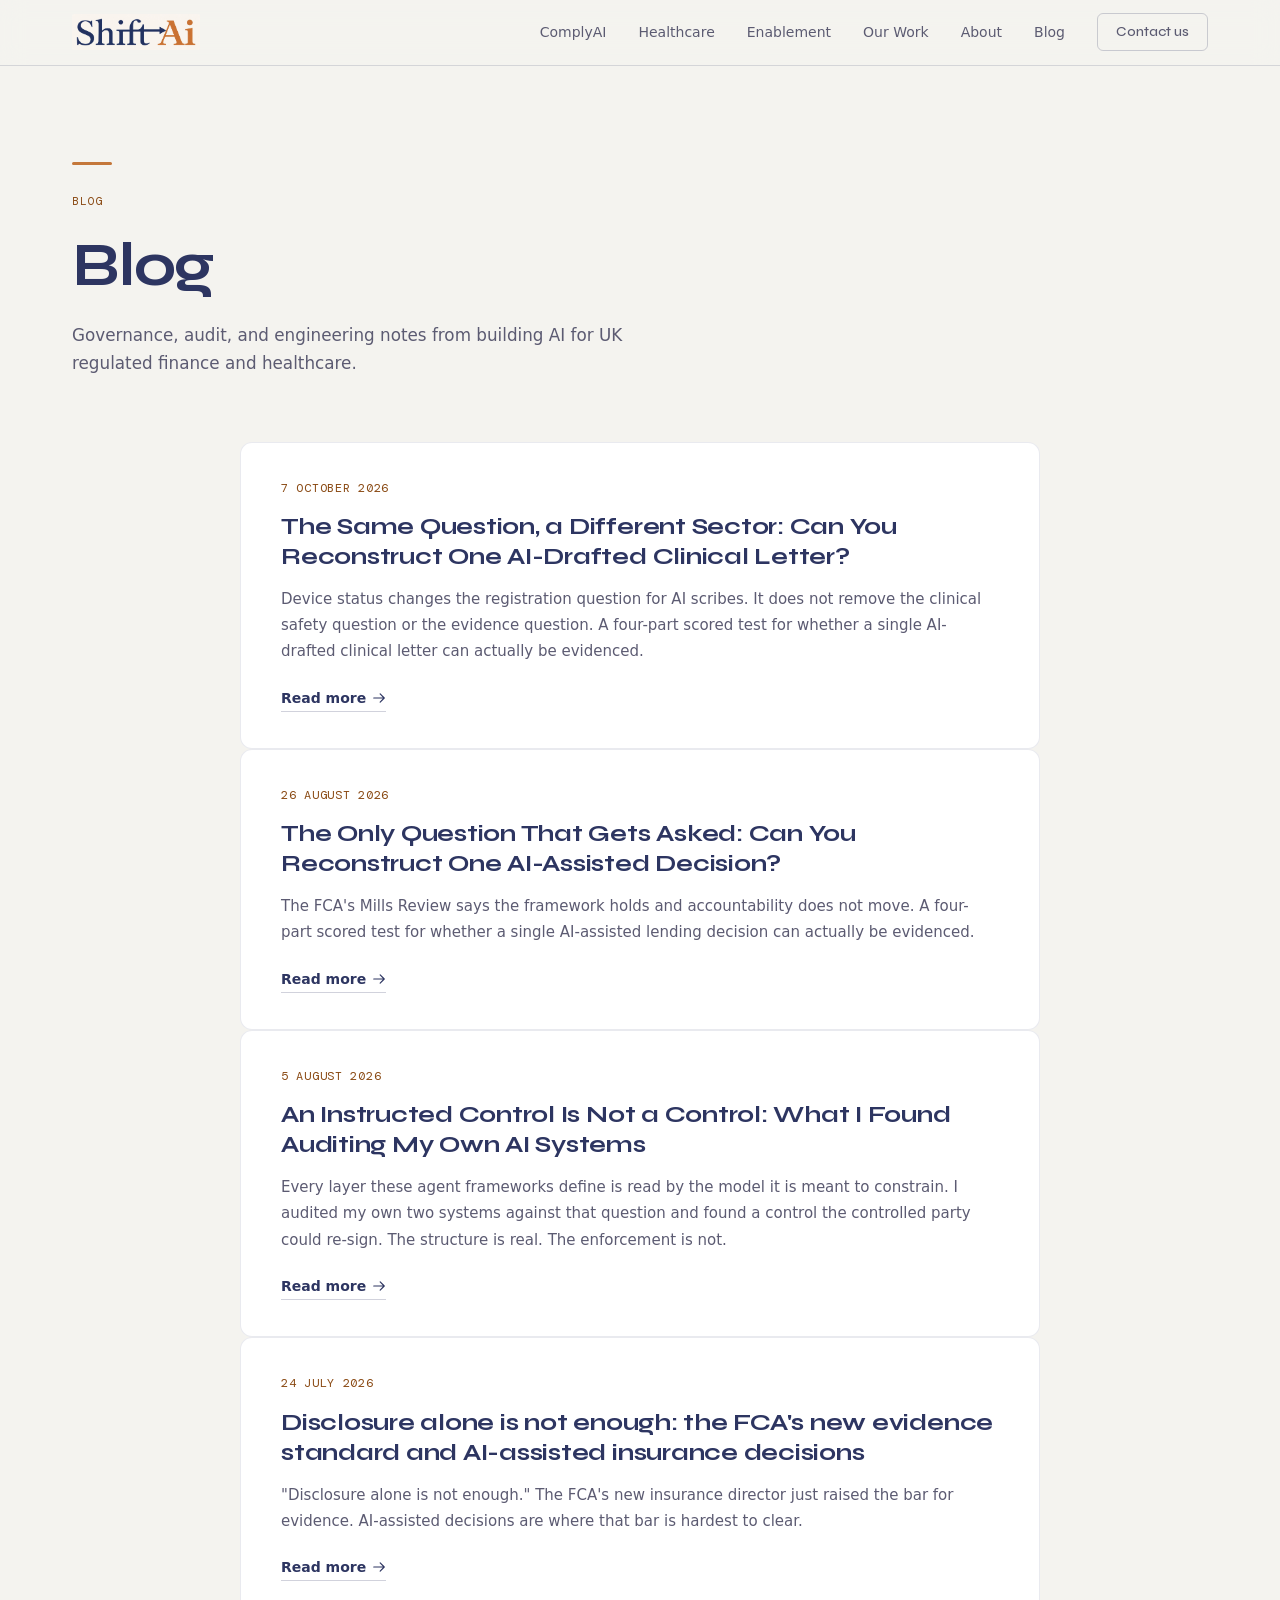
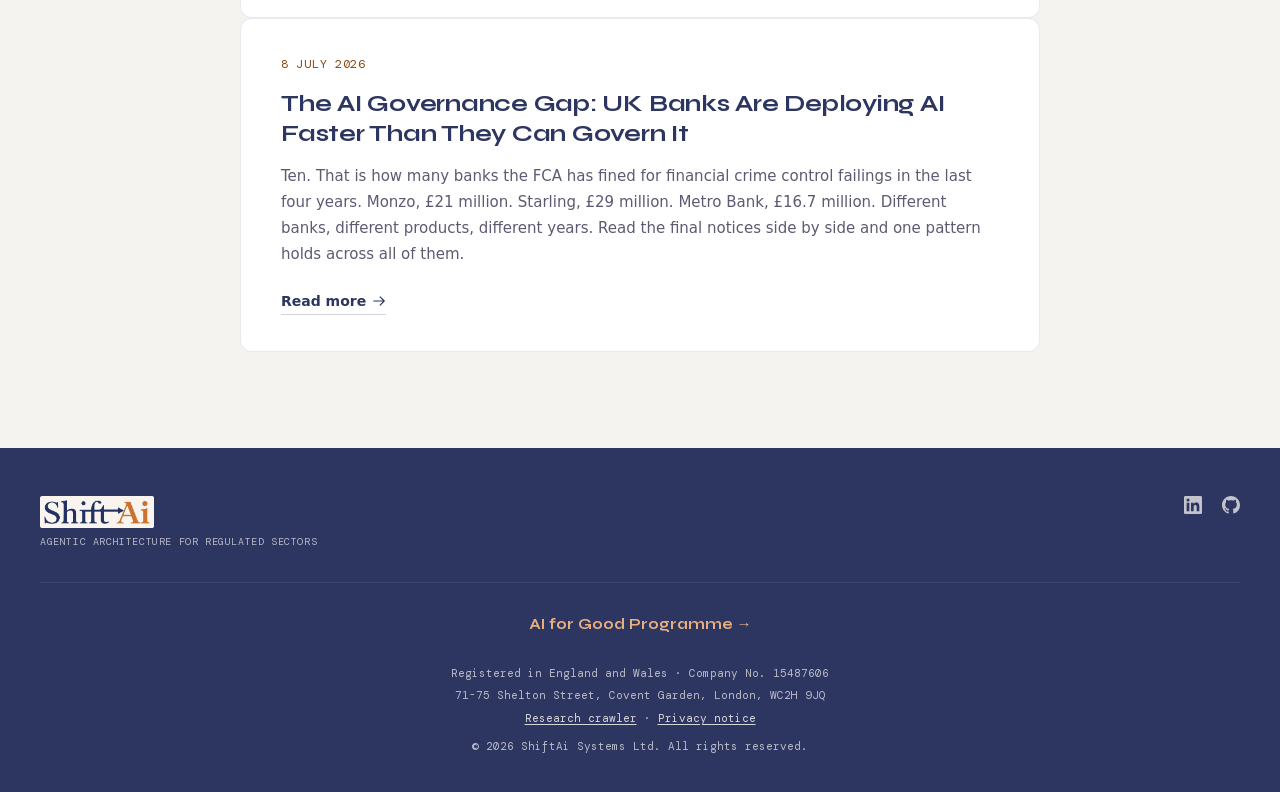
<file: blog.html>
<!DOCTYPE html>
<html lang="en">
<head>
<meta charset="UTF-8">
<meta name="viewport" content="width=device-width, initial-scale=1.0">
<title>Blog | ShiftAi Systems Ltd</title>
<meta name="description" content="Governance, audit, and engineering notes from building AI for UK regulated finance and healthcare, written by ShiftAi Systems Ltd founder Ifat Noreen.">
<meta name="author" content="Ifat Noreen, ShiftAi Systems Ltd">
<link rel="canonical" href="https://shiftaiconsulting.co.uk/blog.html">
<meta property="og:type" content="website">
<meta property="og:url" content="https://shiftaiconsulting.co.uk/blog.html">
<meta property="og:title" content="Blog | ShiftAi Systems Ltd">
<meta property="og:description" content="Governance, audit, and engineering notes from building AI for UK regulated finance and healthcare.">
<meta property="og:image" content="https://shiftaiconsulting.co.uk/headshot.png">
<meta name="twitter:card" content="summary_large_image">
<meta name="twitter:title" content="Blog | ShiftAi Systems Ltd">
<meta name="twitter:description" content="Governance, audit, and engineering notes from building AI for UK regulated finance and healthcare.">
<link rel="stylesheet" href="fonts/fonts.css">
<style>
.hidden{display:none}
*{box-sizing:border-box;margin:0;padding:0}
:root{
  --bg:#f4f3ef;--bg2:#eeecea;--bg3:#e6e4df;--bg4:#dddbd5;
  --ink:#2d3561;--ink2:#3d4a7a;--ink3:#4a5a8a;
  --brass:#c4773a;--brass-bg:rgba(196,119,58,0.08);--brass-border:rgba(196,119,58,0.25);
  --muted:#5c5b72;--muted2:#5c5b72;
  --border:rgba(45,53,97,0.1);--border2:rgba(45,53,97,0.16);--border3:rgba(45,53,97,0.22);
}
html{scroll-behavior:smooth}
body{background:var(--bg);color:var(--ink);font-family:'DM Sans','Segoe UI',system-ui,sans-serif;font-size:16px;line-height:1.6;-webkit-font-smoothing:antialiased}
h1,h2,h3,h4{font-family:'Syne',sans-serif;line-height:1.15}
.mono{font-family:'DM Mono',monospace}
.serif{font-family:'Instrument Serif',serif}

/* Nav */
nav{position:sticky;top:0;z-index:50;background:rgba(244,243,239,0.92);-webkit-backdrop-filter:blur(12px);backdrop-filter:blur(12px);border-bottom:1px solid var(--border2)}
.nav-inner{max-width:1200px;margin:0 auto;padding:0 32px;height:64px;display:flex;align-items:center;justify-content:space-between}
.nav-logo{text-decoration:none;display:flex;align-items:center}.nav-logo img{height:36px;width:auto}
.nav-links{display:flex;align-items:center;gap:32px}
.nav-links a{font-size:14px;font-weight:500;color:var(--muted);text-decoration:none;transition:color 0.15s;position:relative}
.nav-links a::after{content:'';position:absolute;bottom:-2px;left:0;width:0;height:1px;background:var(--ink);transition:width 0.2s}
.nav-links a:hover{color:var(--ink)}
.nav-links a:hover::after{width:100%}
.nav-cta{font-size:13px;font-weight:600;color:var(--ink);border:1.5px solid var(--border3);border-radius:6px;padding:7px 18px;text-decoration:none;transition:all 0.15s;font-family:'Syne',sans-serif}
.nav-cta:hover{background:var(--ink);color:var(--bg);border-color:var(--ink)}
.hamburger{display:none;background:none;border:none;cursor:pointer;padding:4px;color:var(--ink)}
#mobile-menu{max-height:0;overflow:hidden;transition:max-height 0.3s ease,opacity 0.3s;opacity:0;border-top:1px solid var(--border)}
#mobile-menu.open{max-height:400px;opacity:1}
.mobile-links{padding:20px 32px;display:flex;flex-direction:column;gap:18px}
.mobile-links a{font-size:15px;font-weight:500;color:var(--muted);text-decoration:none;transition:color 0.15s}
.mobile-links a:hover{color:var(--ink)}

/* Reveal */
.reveal{opacity:0;transform:translateY(24px);transition:opacity 0.6s ease,transform 0.6s ease}
.reveal.visible{opacity:1;transform:none}

/* Fade-up on load */
@keyframes fadeUp{from{opacity:0;transform:translateY(20px)}to{opacity:1;transform:none}}
.fu{animation:fadeUp 0.7s ease both}
.fu1{animation-delay:0.05s}.fu2{animation-delay:0.18s}.fu3{animation-delay:0.32s}

/* Hero */
.hero{padding:96px 32px 64px;max-width:1200px;margin:0 auto;position:relative}
.hero-rule{width:40px;height:3px;background:var(--brass);border-radius:2px;margin-bottom:28px}
.hero-eyebrow{font-family:'DM Mono',monospace;font-size:11px;color:#8a4a14;letter-spacing:0.1em;text-transform:uppercase;margin-bottom:20px}
.hero h1{font-size:clamp(2.4rem,5vw,3.8rem);font-weight:700;color:var(--ink);letter-spacing:-0.02em;margin-bottom:20px}
.hero-sub{font-size:1.05rem;color:var(--muted);max-width:600px;line-height:1.7}

/* Section shared */
.section{padding:0 32px 96px}
.section-inner{max-width:800px;margin:0 auto}

/* Post card */
.post-card{background:#fff;border:1px solid var(--border);border-radius:12px;padding:36px 40px;transition:border-color 0.2s,transform 0.2s;position:relative;overflow:hidden}
.post-card::before{content:'';position:absolute;top:0;left:0;right:0;height:3px;background:var(--brass);opacity:0;transition:opacity 0.2s}
.post-card:hover{transform:translateY(-2px);border-color:var(--border3)}
.post-card:hover::before{opacity:1}
.post-date{font-family:'DM Mono',monospace;font-size:12px;color:#8a4a14;letter-spacing:0.06em;text-transform:uppercase;margin-bottom:14px}
.post-title{font-size:1.5rem;font-weight:700;color:var(--ink);letter-spacing:-0.01em;margin-bottom:14px;line-height:1.25}
.post-title a{color:inherit;text-decoration:none}
.post-title a:hover{color:var(--brass)}
.post-excerpt{font-size:15px;color:var(--muted);line-height:1.75;margin-bottom:20px}
.post-link{font-size:14px;font-weight:600;color:var(--ink);text-decoration:none;display:inline-flex;align-items:center;gap:6px;border-bottom:1px solid var(--border3);padding-bottom:2px;transition:border-color 0.15s,color 0.15s}
.post-link:hover{color:var(--brass);border-color:var(--brass)}

/* Footer */
footer{background:var(--ink);color:rgba(244,243,239,0.7);padding:48px 32px 36px}
.footer-inner{max-width:1200px;margin:0 auto}
.footer-top{display:flex;justify-content:space-between;align-items:flex-start;gap:32px;flex-wrap:wrap;padding-bottom:32px;border-bottom:1px solid rgba(255,255,255,0.08);margin-bottom:28px}
.footer-logo{margin-bottom:6px;display:flex;align-items:center}.footer-logo img{height:32px;width:auto}
.footer-tagline{font-family:'DM Mono',monospace;font-size:10px;letter-spacing:0.06em;text-transform:uppercase;color:rgba(244,243,239,0.7)}
.footer-links{display:flex;align-items:center;gap:20px}
.footer-link{color:rgba(244,243,239,0.75);transition:color 0.15s;display:flex;align-items:center}
.footer-link:hover{color:var(--bg)}
.footer-program{text-align:center;margin-bottom:28px}
.footer-program a{font-family:'Syne',sans-serif;font-size:15px;font-weight:700;color:#e8b080;text-decoration:none;display:inline-flex;align-items:center;justify-content:center;gap:7px;transition:gap 0.15s}
.footer-program a:hover{gap:11px}
.footer-bottom{display:flex;flex-direction:column;align-items:center;gap:5px;text-align:center;font-family:'DM Mono',monospace;font-size:11px;color:rgba(244,243,239,0.7)}
.footer-bottom a{color:rgba(244,243,239,0.85);text-decoration:underline;text-underline-offset:2px;transition:color 0.15s}
.footer-bottom a:hover{color:var(--bg)}

/* Responsive */
@media(max-width:768px){
  .nav-links{display:none}
  .hamburger{display:block}
  .hero{padding:60px 20px 48px}
  .section{padding:0 20px 56px}
  .post-card{padding:26px 24px}
  .post-title{font-size:1.25rem}
}
</style>
<noscript><style>.reveal{opacity:1;transform:none}.fu{animation:none}</style></noscript>
</head>
<body>

<!-- Nav -->
<nav>
  <div class="nav-inner">
    <a href="index.html" class="nav-logo"><img src="shiftai-logo.png" alt="ShiftAi Systems Ltd" /></a>
    <div class="nav-links">
      <a href="complyai.html">ComplyAI</a>
      <a href="healthcare.html">Healthcare</a>
      <a href="enablement.html">Enablement</a>
      <a href="work.html">Our Work</a>
      <a href="index.html#about">About</a>
      <a href="blog.html">Blog</a>
      <a href="contact.html" class="nav-cta">Contact us</a>
    </div>
    <button id="hamburger" class="hamburger" aria-label="Toggle menu">
      <svg id="icon-open" width="22" height="22" fill="none" stroke="currentColor" viewBox="0 0 24 24"><path stroke-linecap="round" stroke-linejoin="round" stroke-width="2" d="M4 6h16M4 12h16M4 18h16"/></svg>
      <svg id="icon-close" class="hidden" width="22" height="22" fill="none" stroke="currentColor" viewBox="0 0 24 24"><path stroke-linecap="round" stroke-linejoin="round" stroke-width="2" d="M6 18L18 6M6 6l12 12"/></svg>
    </button>
  </div>
  <div id="mobile-menu">
    <div class="mobile-links">
      <a href="complyai.html" onclick="closeMenu()">ComplyAI</a>
      <a href="healthcare.html" onclick="closeMenu()">Healthcare</a>
      <a href="enablement.html" onclick="closeMenu()">Enablement</a>
      <a href="work.html" onclick="closeMenu()">Our Work</a>
      <a href="index.html#about" onclick="closeMenu()">About</a>
      <a href="blog.html" onclick="closeMenu()">Blog</a>
      <a href="contact.html" onclick="closeMenu()">Contact us</a>
    </div>
  </div>
</nav>

<!-- Hero -->
<header>
  <div class="hero">
    <div class="hero-rule fu fu1"></div>
    <p class="hero-eyebrow fu fu1">Blog</p>
    <h1 class="fu fu2">Blog</h1>
    <p class="hero-sub fu fu3">Governance, audit, and engineering notes from building AI for UK regulated finance and healthcare.</p>
  </div>
</header>

<!-- Posts -->
<section class="section">
  <div class="section-inner">
    <!-- New entries go above this line, newest first -->
    <div class="post-card reveal">
      <p class="post-date">7 October 2026</p>
      <h2 class="post-title"><a href="blog/reconstruct-ai-clinical-letter.html">The Same Question, a Different Sector: Can You Reconstruct One AI-Drafted Clinical Letter?</a></h2>
      <p class="post-excerpt">Device status changes the registration question for AI scribes. It does not remove the clinical safety question or the evidence question. A four-part scored test for whether a single AI-drafted clinical letter can actually be evidenced.</p>
      <a href="blog/reconstruct-ai-clinical-letter.html" class="post-link">Read more <svg width="14" height="14" fill="none" stroke="currentColor" viewBox="0 0 24 24"><path stroke-linecap="round" stroke-linejoin="round" stroke-width="2" d="M14 5l7 7m0 0l-7 7m7-7H3"/></svg></a>
    </div>
    <div class="post-card reveal">
      <p class="post-date">26 August 2026</p>
      <h2 class="post-title"><a href="blog/reconstruct-ai-lending-decision.html">The Only Question That Gets Asked: Can You Reconstruct One AI-Assisted Decision?</a></h2>
      <p class="post-excerpt">The FCA's Mills Review says the framework holds and accountability does not move. A four-part scored test for whether a single AI-assisted lending decision can actually be evidenced.</p>
      <a href="blog/reconstruct-ai-lending-decision.html" class="post-link">Read more <svg width="14" height="14" fill="none" stroke="currentColor" viewBox="0 0 24 24"><path stroke-linecap="round" stroke-linejoin="round" stroke-width="2" d="M14 5l7 7m0 0l-7 7m7-7H3"/></svg></a>
    </div>
    <div class="post-card reveal">
      <p class="post-date">5 August 2026</p>
      <h2 class="post-title"><a href="blog/instructed-control.html">An Instructed Control Is Not a Control: What I Found Auditing My Own AI Systems</a></h2>
      <p class="post-excerpt">Every layer these agent frameworks define is read by the model it is meant to constrain. I audited my own two systems against that question and found a control the controlled party could re-sign. The structure is real. The enforcement is not.</p>
      <a href="blog/instructed-control.html" class="post-link">Read more <svg width="14" height="14" fill="none" stroke="currentColor" viewBox="0 0 24 24"><path stroke-linecap="round" stroke-linejoin="round" stroke-width="2" d="M14 5l7 7m0 0l-7 7m7-7H3"/></svg></a>
    </div>
    <div class="post-card reveal">
      <p class="post-date">24 July 2026</p>
      <h2 class="post-title"><a href="blog/insurance-evidence-standard.html">Disclosure alone is not enough: the FCA's new evidence standard and AI-assisted insurance decisions</a></h2>
      <p class="post-excerpt">"Disclosure alone is not enough." The FCA's new insurance director just raised the bar for evidence. AI-assisted decisions are where that bar is hardest to clear.</p>
      <a href="blog/insurance-evidence-standard.html" class="post-link">Read more <svg width="14" height="14" fill="none" stroke="currentColor" viewBox="0 0 24 24"><path stroke-linecap="round" stroke-linejoin="round" stroke-width="2" d="M14 5l7 7m0 0l-7 7m7-7H3"/></svg></a>
    </div>
    <div class="post-card reveal">
      <p class="post-date">8 July 2026</p>
      <h2 class="post-title"><a href="blog/ai-governance-gap.html">The AI Governance Gap: UK Banks Are Deploying AI Faster Than They Can Govern It</a></h2>
      <p class="post-excerpt">Ten. That is how many banks the FCA has fined for financial crime control failings in the last four years. Monzo, £21 million. Starling, £29 million. Metro Bank, £16.7 million. Different banks, different products, different years. Read the final notices side by side and one pattern holds across all of them.</p>
      <a href="blog/ai-governance-gap.html" class="post-link">Read more <svg width="14" height="14" fill="none" stroke="currentColor" viewBox="0 0 24 24"><path stroke-linecap="round" stroke-linejoin="round" stroke-width="2" d="M14 5l7 7m0 0l-7 7m7-7H3"/></svg></a>
    </div>
  </div>
</section>

<!-- Footer -->
<footer>
  <div class="footer-inner">
    <div class="footer-top">
      <div>
        <div class="footer-logo"><img src="shiftai-logo.png" alt="ShiftAi Systems Ltd" /></div>
        <div class="footer-tagline">Agentic Architecture for Regulated Sectors</div>
      </div>
      <div class="footer-links">
        <a href="https://www.linkedin.com/in/ifat-noreen" target="_blank" aria-label="LinkedIn" class="footer-link">
          <svg width="18" height="18" fill="currentColor" viewBox="0 0 24 24"><path d="M20.447 20.452h-3.554v-5.569c0-1.328-.027-3.037-1.852-3.037-1.853 0-2.136 1.445-2.136 2.939v5.667H9.351V9h3.414v1.561h.046c.477-.9 1.637-1.85 3.37-1.85 3.601 0 4.267 2.37 4.267 5.455v6.286zM5.337 7.433a2.062 2.062 0 01-2.063-2.065 2.064 2.064 0 112.063 2.065zm1.782 13.019H3.555V9h3.564v11.452zM22.225 0H1.771C.792 0 0 .774 0 1.729v20.542C0 23.227.792 24 1.771 24h20.451C23.2 24 24 23.227 24 22.271V1.729C24 .774 23.2 0 22.222 0h.003z"/></svg>
        </a>
        <a href="https://github.com/TechIfat" target="_blank" aria-label="GitHub" class="footer-link">
          <svg width="18" height="18" fill="currentColor" viewBox="0 0 24 24"><path d="M12 0C5.37 0 0 5.37 0 12c0 5.31 3.435 9.795 8.205 11.385.6.105.825-.255.825-.57 0-.285-.015-1.23-.015-2.235-3.015.555-3.795-.735-4.035-1.41-.135-.345-.72-1.41-1.23-1.695-.42-.225-1.02-.78-.015-.795.945-.015 1.62.87 1.845 1.23 1.08 1.815 2.805 1.305 3.495.99.105-.78.42-1.305.765-1.605-2.67-.3-5.46-1.335-5.46-5.925 0-1.305.465-2.385 1.23-3.225-.12-.3-.54-1.53.12-3.18 0 0 1.005-.315 3.3 1.23.96-.27 1.98-.405 3-.405s2.04.135 3 .405c2.295-1.56 3.3-1.23 3.3-1.23.66 1.65.24 2.88.12 3.18.765.84 1.23 1.905 1.23 3.225 0 4.605-2.805 5.625-5.475 5.925.435.375.81 1.095.81 2.22 0 1.605-.015 2.895-.015 3.3 0 .315.225.69.825.57A12.02 12.02 0 0024 12c0-6.63-5.37-12-12-12z"/></svg>
        </a>
      </div>
    </div>
    <div class="footer-program">
      <a href="ai-for-good.html">AI for Good Programme &rarr;</a>
    </div>

    <div class="footer-bottom">
      <p>Registered in England and Wales · Company No. 15487606</p>
      <p>71-75 Shelton Street, Covent Garden, London, WC2H 9JQ</p>
      <p><a href="research-crawler.html" style="color:rgba(244,243,239,0.85);text-decoration:underline;text-underline-offset:2px">Research crawler</a> &middot; <a href="privacy.html" style="color:rgba(244,243,239,0.85);text-decoration:underline;text-underline-offset:2px">Privacy notice</a></p>
      <p style="margin-top:6px">&copy; 2026 ShiftAi Systems Ltd. All rights reserved.</p>
    </div>
  </div>
</footer>

<script>
// Mobile Menu Logic
const hamburger=document.getElementById('hamburger'),mobileMenu=document.getElementById('mobile-menu'),iconOpen=document.getElementById('icon-open'),iconClose=document.getElementById('icon-close');
hamburger.addEventListener('click',()=>{const o=mobileMenu.classList.toggle('open');iconOpen.classList.toggle('hidden',o);iconClose.classList.toggle('hidden',!o);});
function closeMenu(){mobileMenu.classList.remove('open');iconOpen.classList.remove('hidden');iconClose.classList.add('hidden');}

// Reveal Animation Logic
const obs=new IntersectionObserver(entries=>entries.forEach(e=>{if(e.isIntersecting){e.target.classList.add('visible');obs.unobserve(e.target);}}),{threshold:0.1});
document.querySelectorAll('.reveal').forEach(el=>obs.observe(el));
</script>

<!-- ShiftAi Discovery Agent: Chat Widget (shared include, see chat-widget.js) -->
<script>window.SA_CHAT_CONFIG={placeholder:'Ask about ComplyAI or our architecture…',welcome:'Hello, I\'m the ShiftAi Discovery Agent. I can answer questions about ComplyAI, our governance architecture for UK banks, or how an engagement works. What would you like to know?'};</script>
<script src="chat-widget.js?v=2"></script>

</body>
</html>
</file>
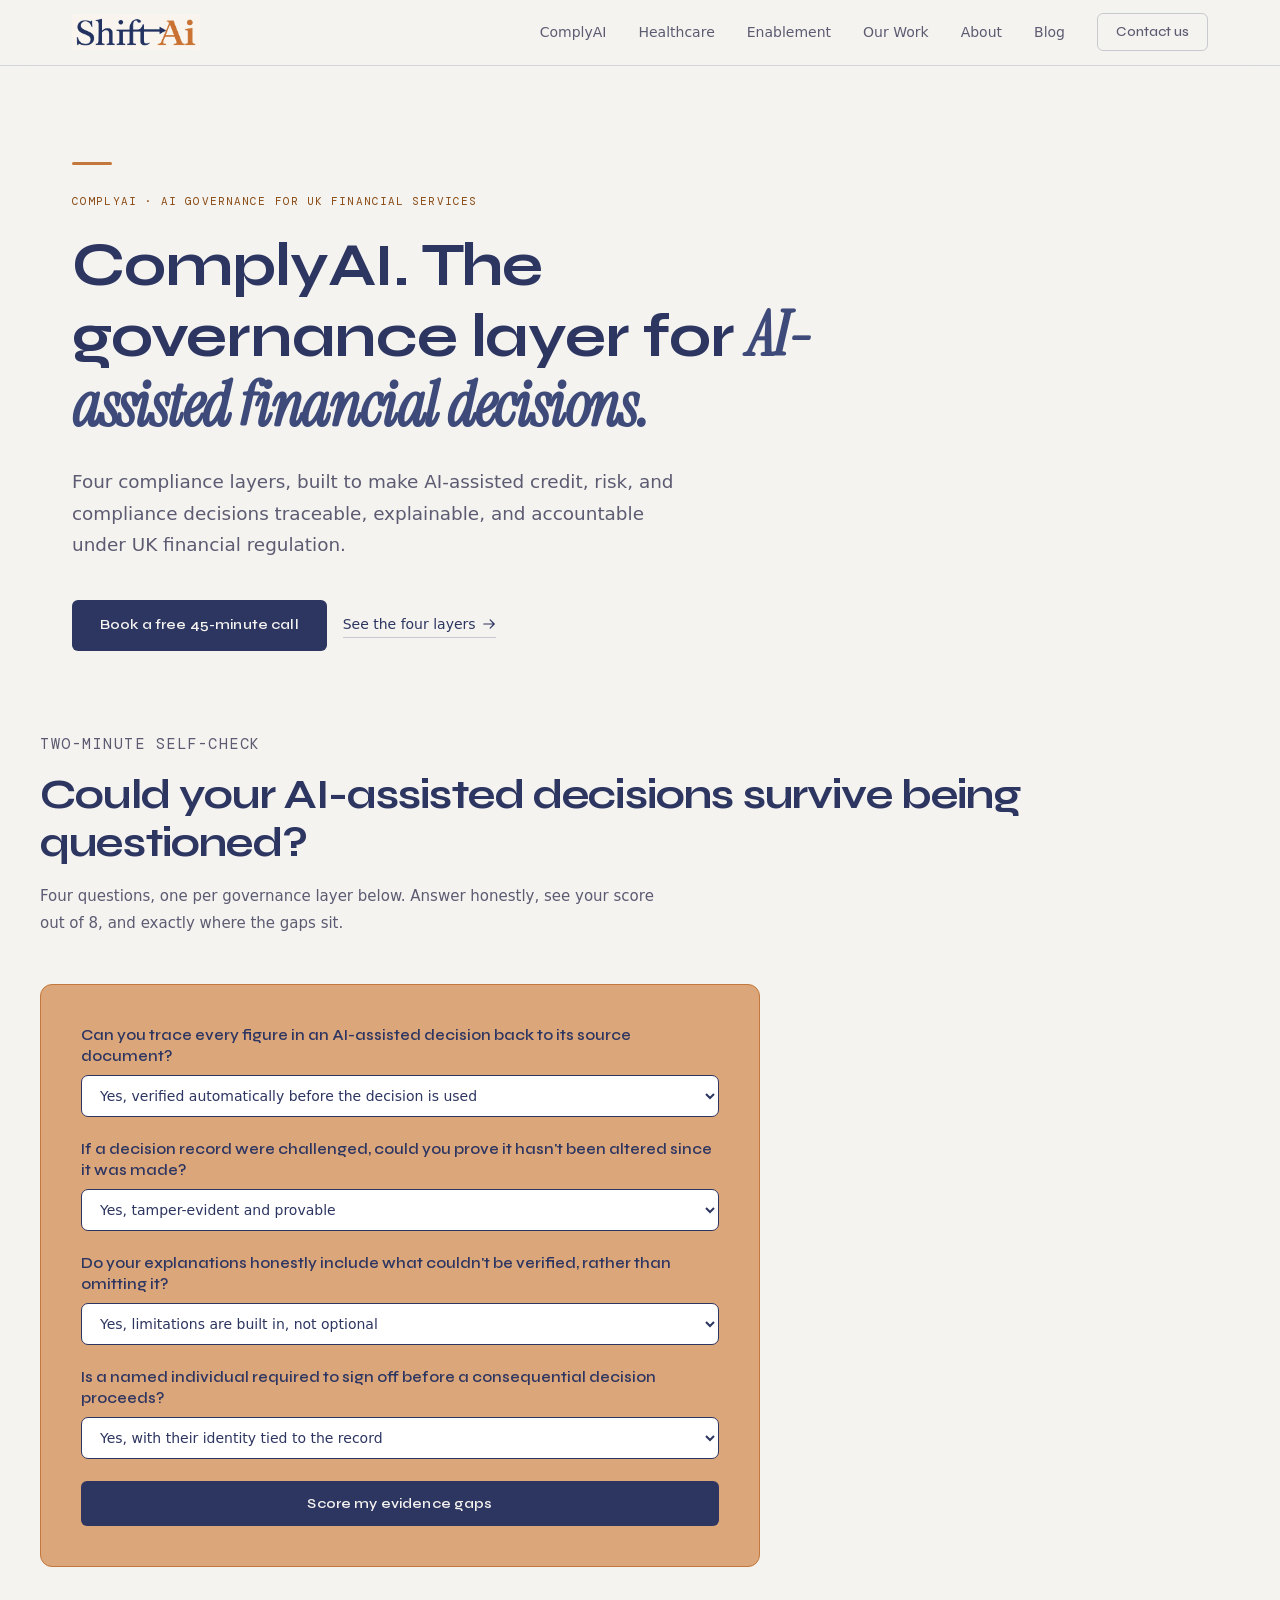
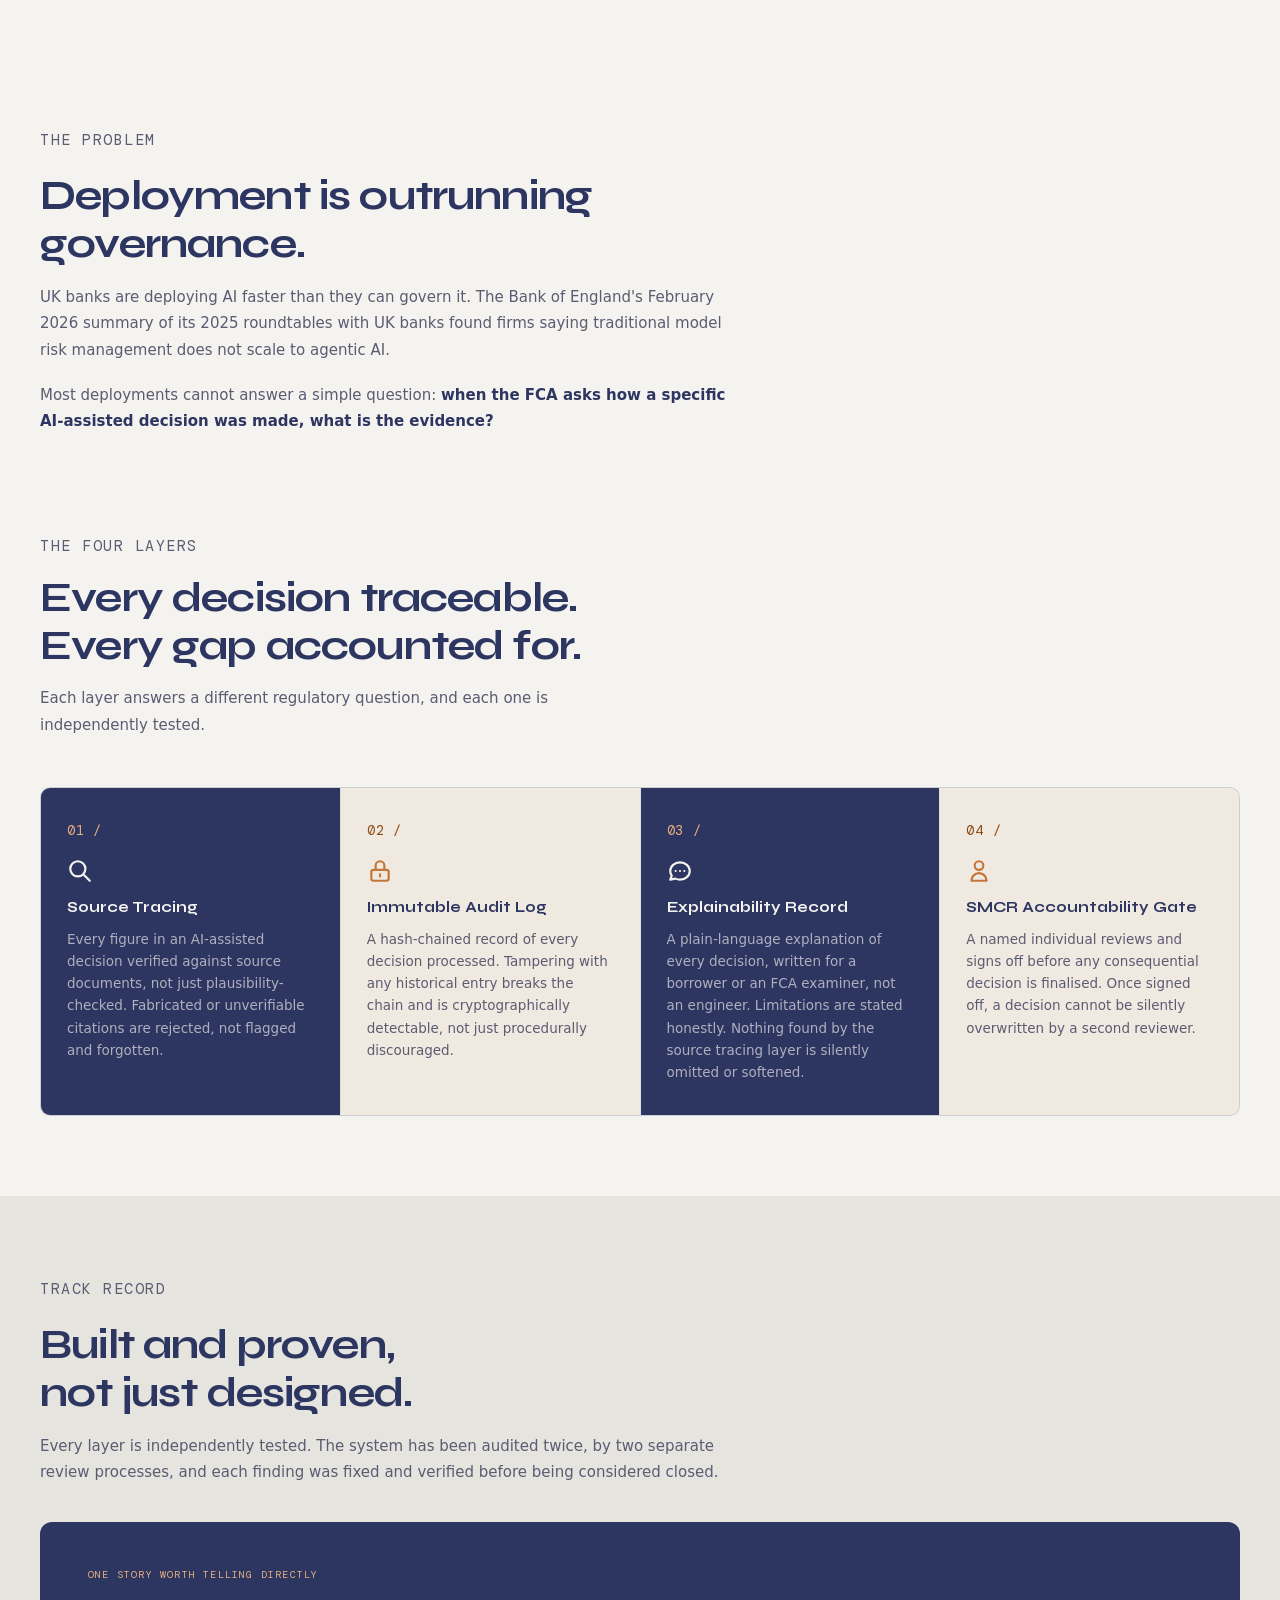
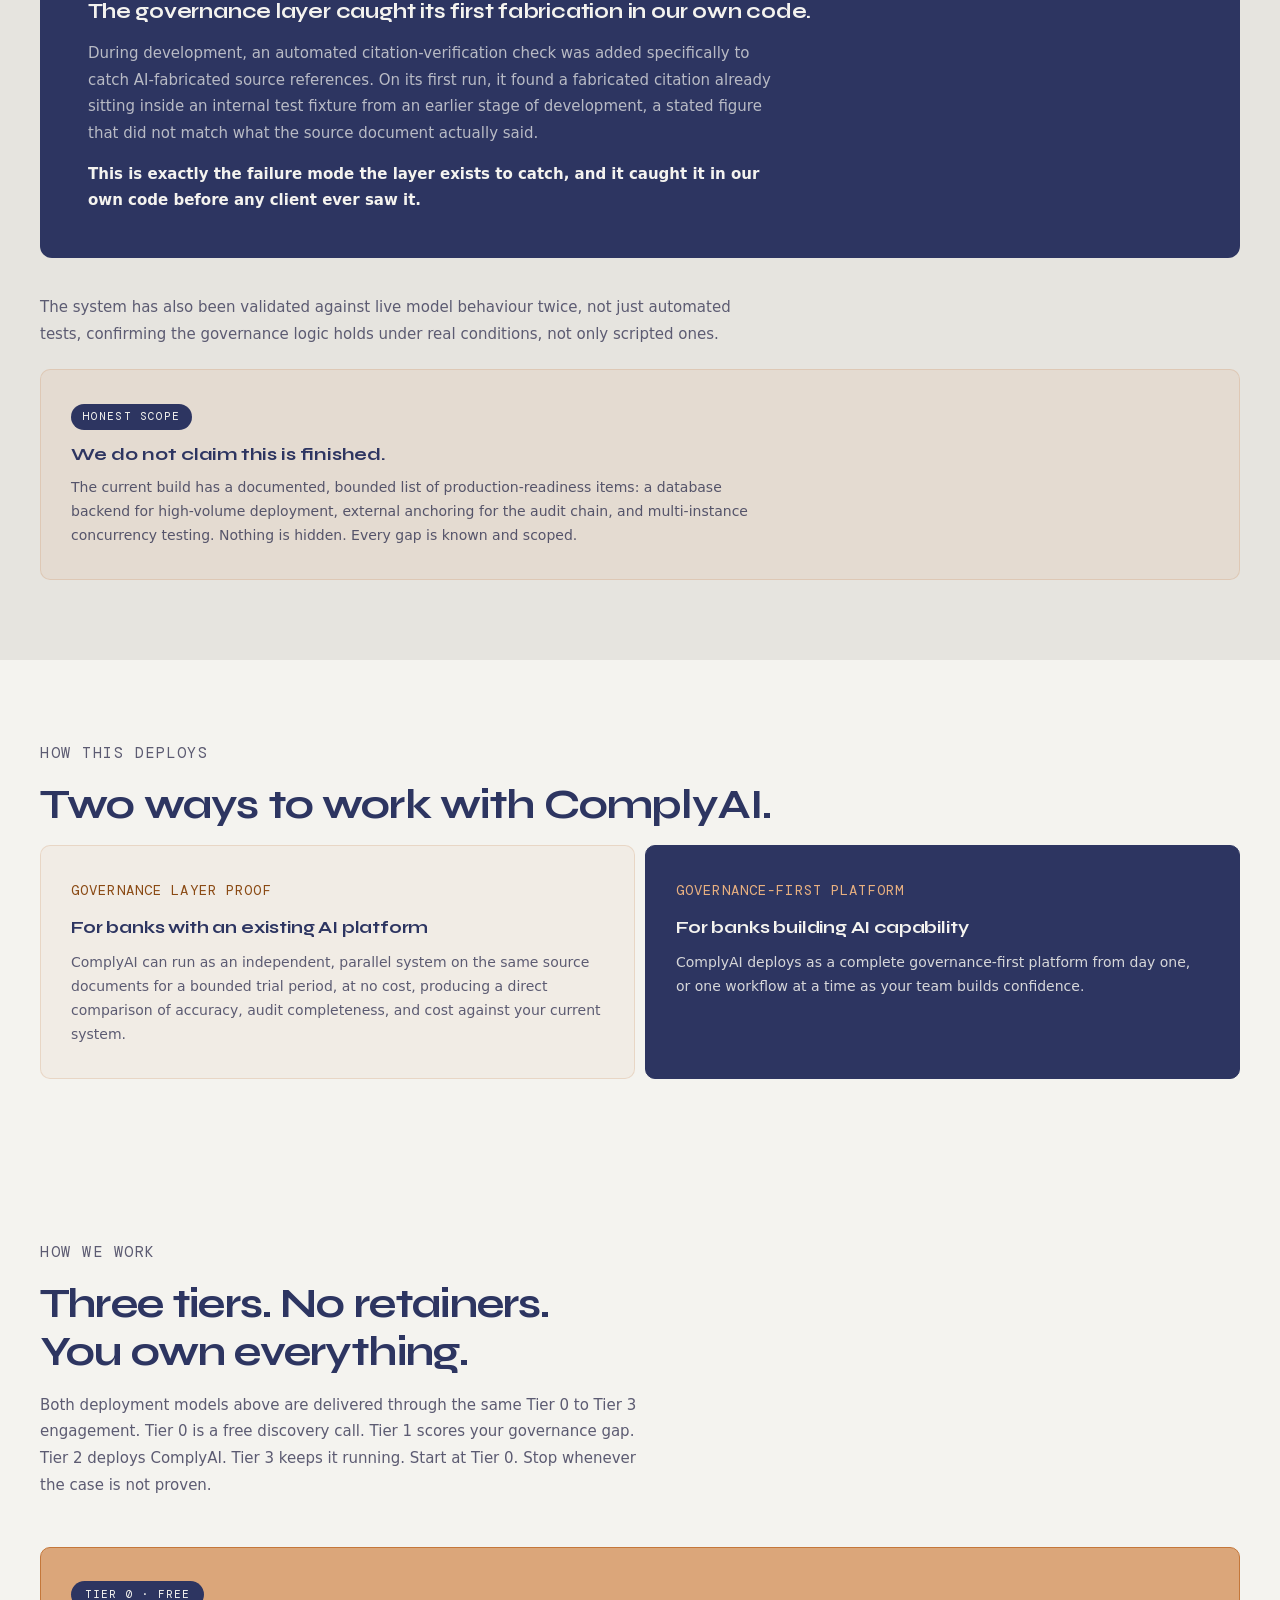
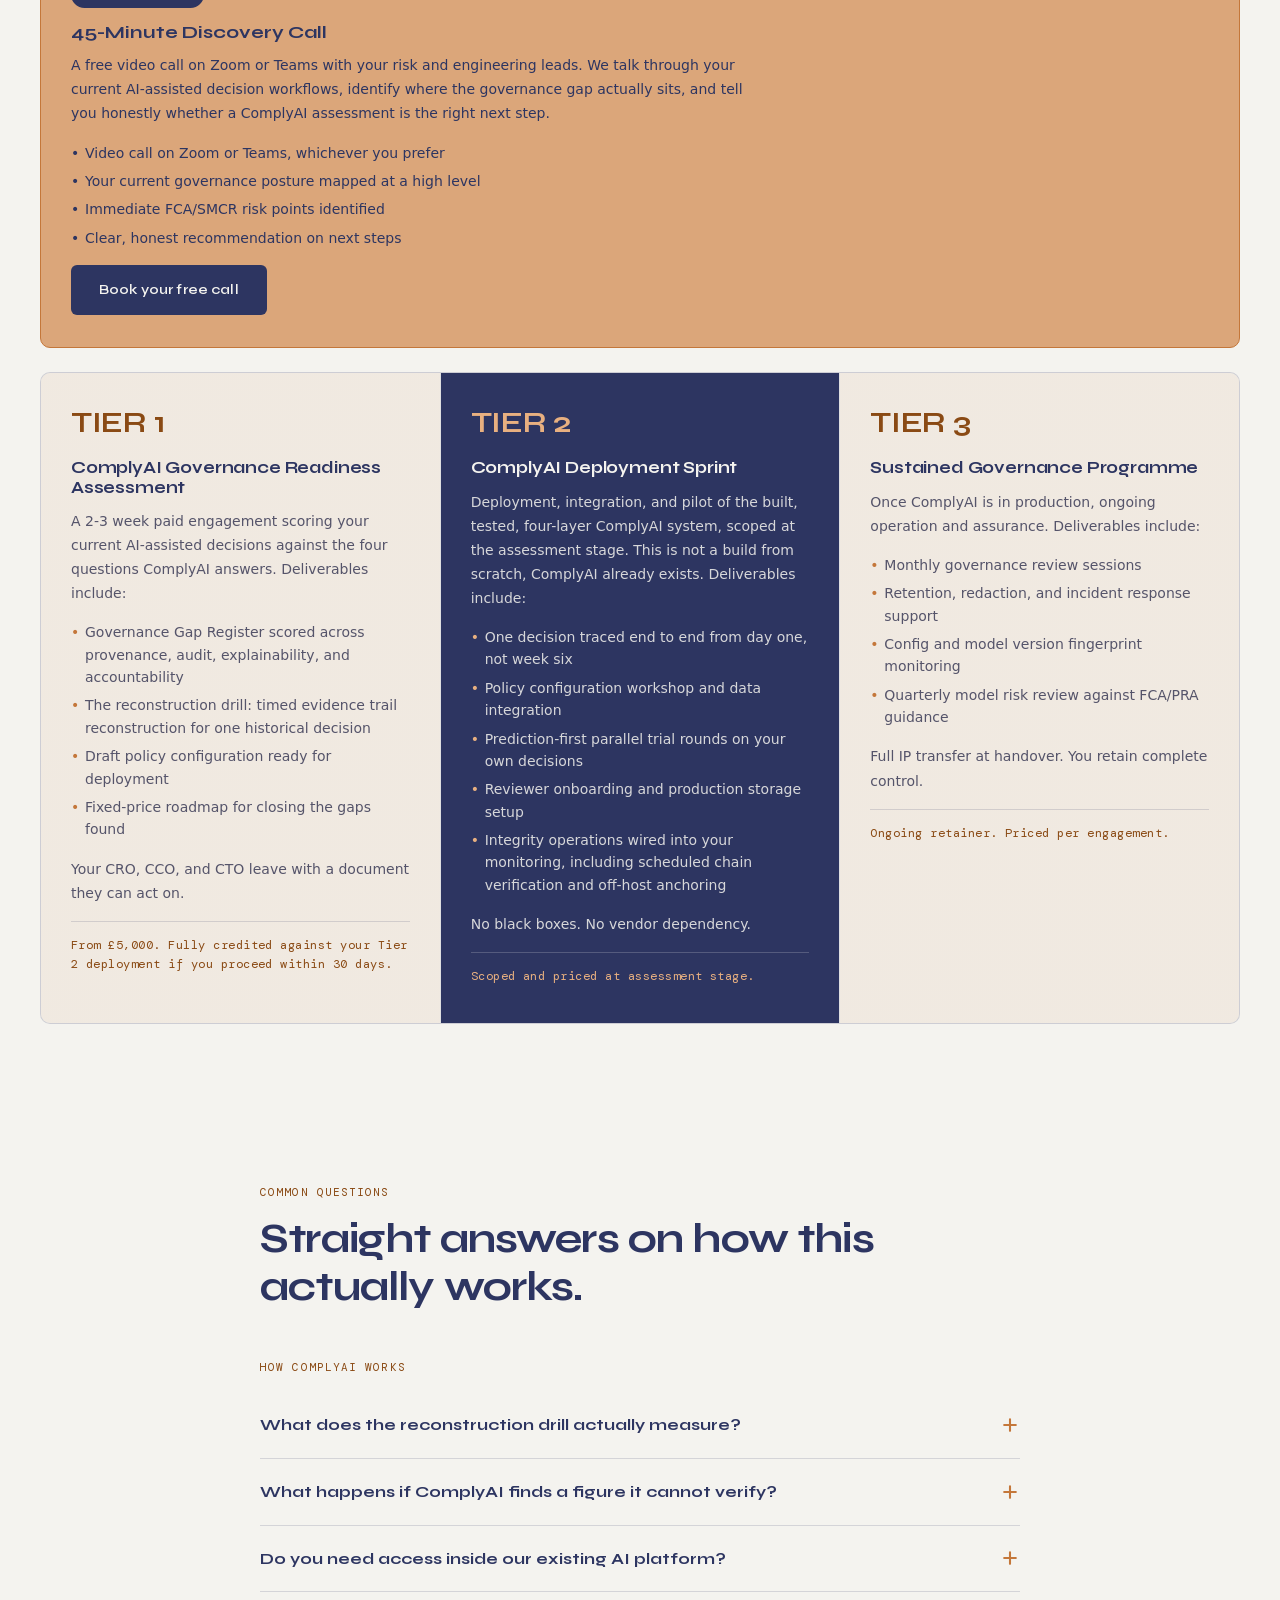
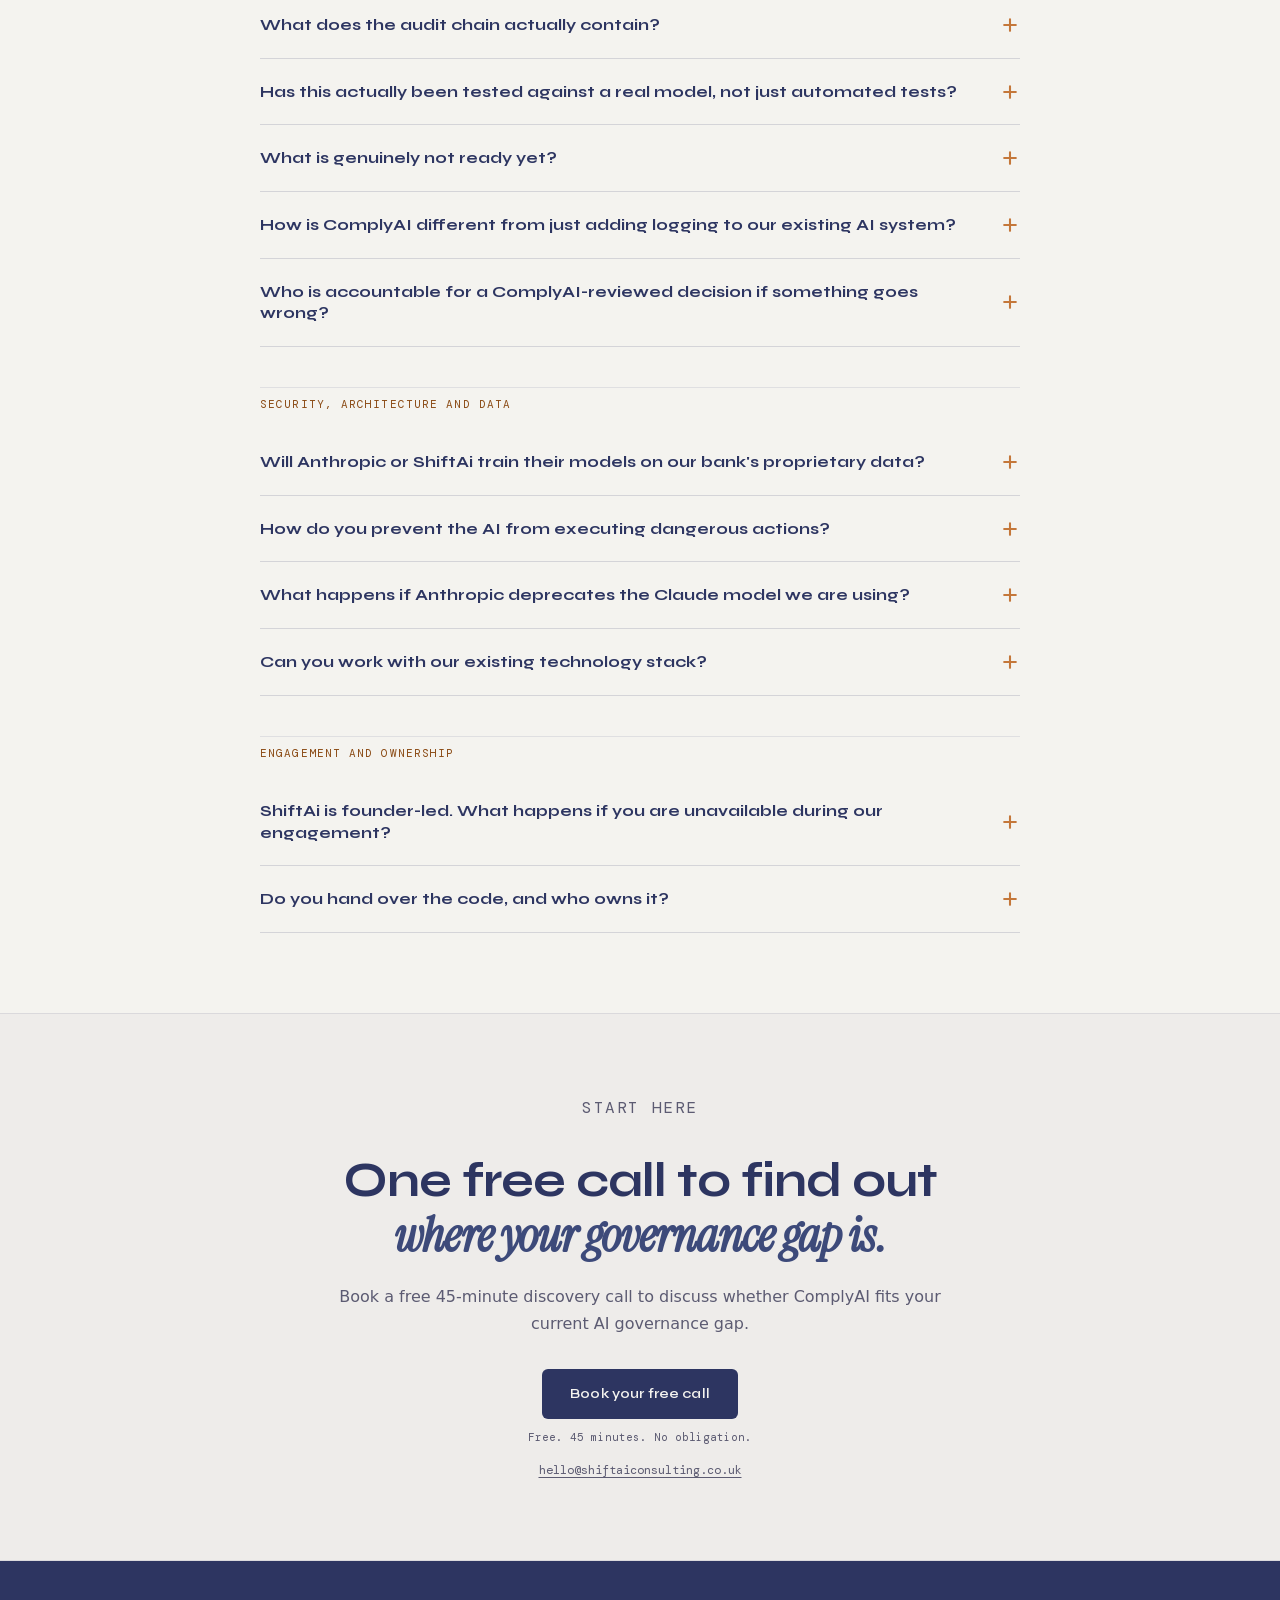
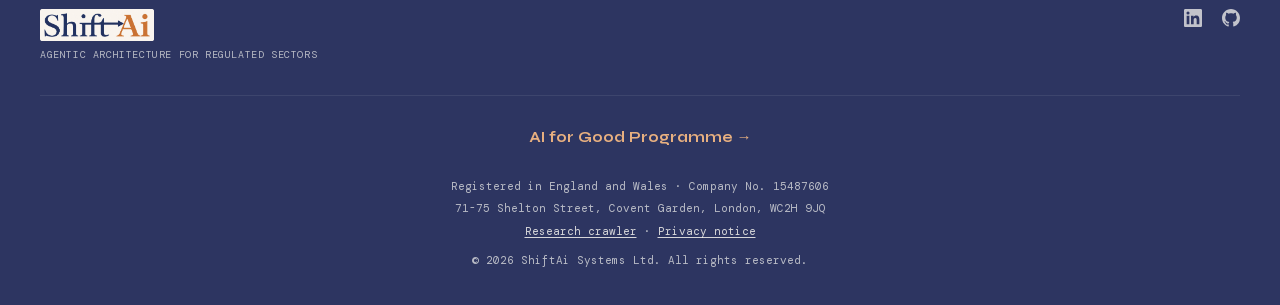
<file: complyai.html>
<!DOCTYPE html>
<html lang="en">
<head>
<meta charset="UTF-8">
<meta name="viewport" content="width=device-width, initial-scale=1.0">
<title>ComplyAI | The Governance Layer for AI-Assisted Financial Decisions | ShiftAi Systems Ltd</title>
<meta name="description" content="ComplyAI adds four compliance layers to AI-assisted credit, risk, and compliance decisions: source tracing, an immutable audit log, explainability records, and SMCR accountability gates, built for UK financial regulation.">
<meta name="keywords" content="AI governance, SMCR, FCA compliance AI, audit trail AI, explainable AI banking, model risk management, agentic AI governance UK">
<meta name="author" content="Ifat Noreen, ShiftAi Systems Ltd">
<link rel="canonical" href="https://shiftaiconsulting.co.uk/complyai.html">
<meta property="og:type" content="website">
<meta property="og:url" content="https://shiftaiconsulting.co.uk/complyai.html">
<meta property="og:title" content="ComplyAI | The Governance Layer for AI-Assisted Financial Decisions">
<meta property="og:description" content="Four-layer compliance governance for banks deploying AI in credit and risk decisions. Source tracing, tamper-evident audit log, plain-language explainability, SMCR sign-off. Independently audited, live-validated.">
<meta property="og:image" content="https://shiftaiconsulting.co.uk/complyai-card.png">
<meta name="twitter:card" content="summary_large_image">
<meta name="twitter:title" content="ComplyAI | The Governance Layer for AI-Assisted Financial Decisions">
<meta name="twitter:description" content="Four-layer compliance governance for banks deploying AI in credit and risk decisions. Source tracing, tamper-evident audit log, plain-language explainability, SMCR sign-off. Independently audited, live-validated.">
<meta name="twitter:image" content="https://shiftaiconsulting.co.uk/complyai-card.png">
<link rel="stylesheet" href="fonts/fonts.css">
<style>
.hidden{display:none}
*{box-sizing:border-box;margin:0;padding:0}
:root{
  --bg:#f4f3ef;--bg2:#eeecea;--bg3:#e6e4df;--bg4:#dddbd5;
  --ink:#2d3561;--ink2:#3d4a7a;--ink3:#4a5a8a;
  --brass:#c4773a;--brass-bg:rgba(196,119,58,0.08);--brass-border:rgba(196,119,58,0.25);
  --muted:#5c5b72;--muted2:#5c5b72;
  --border:rgba(45,53,97,0.1);--border2:rgba(45,53,97,0.16);--border3:rgba(45,53,97,0.22);
}
html{scroll-behavior:smooth}
body{background:var(--bg);color:var(--ink);font-family:'DM Sans','Segoe UI',system-ui,sans-serif;font-size:16px;line-height:1.6;-webkit-font-smoothing:antialiased}
h1,h2,h3,h4{font-family:'Syne',sans-serif;line-height:1.15}
.mono{font-family:'DM Mono',monospace}
.serif{font-family:'Instrument Serif',serif}

/* Nav */
nav{position:sticky;top:0;z-index:50;background:rgba(244,243,239,0.92);-webkit-backdrop-filter:blur(12px);backdrop-filter:blur(12px);border-bottom:1px solid var(--border2)}
#assessment,#problem,#layers,#proven,#deploy,#process,#faq{scroll-margin-top:84px}
.nav-inner{max-width:1200px;margin:0 auto;padding:0 32px;height:64px;display:flex;align-items:center;justify-content:space-between}
.nav-logo{text-decoration:none;display:flex;align-items:center}.nav-logo img{height:36px;width:auto}
.nav-links{display:flex;align-items:center;gap:32px}
.nav-links a{font-size:14px;font-weight:500;color:var(--muted);text-decoration:none;transition:color 0.15s;position:relative}
.nav-links a::after{content:'';position:absolute;bottom:-2px;left:0;width:0;height:1px;background:var(--ink);transition:width 0.2s}
.nav-links a:hover{color:var(--ink)}
.nav-links a:hover::after{width:100%}
.nav-cta{font-size:13px;font-weight:600;color:var(--ink);border:1.5px solid var(--border3);border-radius:6px;padding:7px 18px;text-decoration:none;transition:all 0.15s;font-family:'Syne',sans-serif}
.nav-cta:hover{background:var(--ink);color:var(--bg);border-color:var(--ink)}
.hamburger{display:none;background:none;border:none;cursor:pointer;padding:4px;color:var(--ink)}
#mobile-menu{max-height:0;overflow:hidden;transition:max-height 0.3s ease,opacity 0.3s;opacity:0;border-top:1px solid var(--border)}
#mobile-menu.open{max-height:360px;opacity:1}
.mobile-links{padding:20px 32px;display:flex;flex-direction:column;gap:18px}
.mobile-links a{font-size:15px;font-weight:500;color:var(--muted);text-decoration:none;transition:color 0.15s}
.mobile-links a:hover{color:var(--ink)}

/* Reveal */
.reveal{opacity:0;transform:translateY(24px);transition:opacity 0.6s ease,transform 0.6s ease}
.reveal.visible{opacity:1;transform:none}
.rd1{transition-delay:0.08s}.rd2{transition-delay:0.16s}.rd3{transition-delay:0.24s}.rd4{transition-delay:0.32s}

/* Fade-up on load */
@keyframes fadeUp{from{opacity:0;transform:translateY(20px)}to{opacity:1;transform:none}}
.fu{animation:fadeUp 0.7s ease both}
.fu1{animation-delay:0.05s}.fu2{animation-delay:0.18s}.fu3{animation-delay:0.32s}.fu4{animation-delay:0.46s}

/* Hero */
.hero{padding:96px 32px 80px;max-width:1200px;margin:0 auto;position:relative}
.hero-rule{width:40px;height:3px;background:var(--brass);border-radius:2px;margin-bottom:28px}
.hero-eyebrow{font-family:'DM Mono',monospace;font-size:11px;color:#8a4a14;letter-spacing:0.1em;text-transform:uppercase;margin-bottom:20px}
.hero h1{font-size:clamp(2.4rem,5vw,3.8rem);font-weight:700;color:var(--ink);letter-spacing:-0.02em;margin-bottom:24px;max-width:780px}
.hero h1 em{font-style:italic;font-family:'Instrument Serif',serif;color:var(--ink2)}
.hero-sub{font-size:1.15rem;color:var(--muted);max-width:620px;line-height:1.7;margin-bottom:40px}
.hero-actions{display:flex;align-items:center;gap:16px;flex-wrap:wrap}
.btn-primary{background:var(--ink);color:var(--bg);font-family:'Syne',sans-serif;font-size:14px;font-weight:600;padding:14px 28px;border-radius:6px;text-decoration:none;transition:background 0.15s,transform 0.15s;display:inline-block;letter-spacing:0.01em;cursor:pointer;border:none}
.btn-primary:hover{background:var(--ink2);transform:translateY(-1px)}
.btn-secondary{font-size:14px;font-weight:500;color:var(--ink);text-decoration:none;display:inline-flex;align-items:center;gap:6px;border-bottom:1px solid var(--border3);padding-bottom:2px;transition:border-color 0.15s,color 0.15s}
.btn-secondary:hover{color:var(--brass);border-color:var(--brass)}

/* Self-assessment tool */
.assess-card{background:#dba67a;border:1px solid #c4773a;border-radius:12px;padding:40px;max-width:720px;color:var(--ink)}
.assess-q{margin-bottom:22px}
.assess-q label{display:block;font-family:'Syne',sans-serif;font-weight:600;font-size:15px;color:var(--ink);margin-bottom:8px;line-height:1.4}
.assess-q select{width:100%;font-family:'DM Sans','Segoe UI',system-ui,sans-serif;font-size:14px;color:var(--ink);background:#fff;border:1px solid var(--ink);border-radius:7px;padding:11px 14px;cursor:pointer;transition:border-color 0.15s}
.assess-q select:focus{outline:none;border-color:var(--ink3)}
#assess-calc-btn{width:100%}
.assess-results{margin-top:8px;padding-top:28px;border-top:1px solid rgba(45,53,97,0.3)}
.assess-score-row{display:flex;align-items:baseline;gap:10px;margin-bottom:10px}
.assess-score{font-family:'Syne',sans-serif;font-size:30px;font-weight:700;color:var(--ink);letter-spacing:-0.01em}
.assess-score-label{font-family:'DM Mono',monospace;font-size:12px;color:var(--ink);letter-spacing:0.06em;text-transform:uppercase}
.assess-card p.assess-headline{font-size:14.5px;color:var(--ink);line-height:1.65;margin-bottom:22px;max-width:560px}
#assess-cat-results{display:flex;flex-direction:column;gap:8px;margin-bottom:24px}
.assess-cat-row{display:flex;align-items:flex-start;gap:12px;border-radius:8px;padding:13px 14px}
.assess-cat-row.gap{background:#fff;border:1px solid rgba(45,53,97,0.2)}
.assess-cat-row.ok{background:#fff;border:1px solid rgba(45,53,97,0.2)}
.assess-cat-icon{flex-shrink:0;width:18px;height:18px;margin-top:1px}
.assess-cat-row.gap .assess-cat-icon{color:var(--brass)}
.assess-cat-row.ok .assess-cat-icon{color:var(--ink2)}
.assess-cat-name{font-family:'Syne',sans-serif;font-weight:700;font-size:13px;margin:0}
.assess-cat-row.gap .assess-cat-name{color:#8a4a14}
.assess-cat-row.ok .assess-cat-name{color:var(--ink)}
.assess-cat-msg{font-size:13px;color:#55546a;margin:3px 0 0;line-height:1.55}
@media(max-width:768px){.assess-card{padding:28px 22px}}

/* Section shared */
.section{padding:80px 32px}
.section-inner{max-width:1200px;margin:0 auto}
.section-eyebrow{font-family:'DM Mono',monospace;font-size:11px;color:#8a4a14;letter-spacing:0.1em;text-transform:uppercase;margin-bottom:14px}
.section-heading{font-size:clamp(1.8rem,3.5vw,2.6rem);font-weight:700;color:var(--ink);letter-spacing:-0.02em;margin-bottom:16px}
.section-sub{font-size:1rem;color:var(--muted);max-width:620px;line-height:1.7;margin-bottom:48px}
.section p{font-size:15px;color:var(--muted);line-height:1.78}
.prose{max-width:700px}
.prose p{margin-bottom:18px}
.prose strong{color:var(--ink);font-weight:600}

/* Four layers grid (credentials-card treatment) */
.layers-grid{display:grid;grid-template-columns:repeat(4,1fr);gap:1px;background:var(--border);border:1px solid var(--border);border-radius:10px;overflow:hidden}
.layer-card{padding:32px 26px}
.layer-card.layer-ink{background:var(--ink)}
.layer-card.layer-brass{background-color:var(--bg);background-image:linear-gradient(rgba(196,119,58,0.08),rgba(196,119,58,0.08))}
.layer-num{font-family:'DM Mono',monospace;font-size:11px;letter-spacing:0.06em;margin-bottom:16px}
.layer-card.layer-ink .layer-num{color:#e8b080}
.layer-card.layer-brass .layer-num{color:#8a4a14}
.layer-icon{width:26px;height:26px;display:block;margin-bottom:14px}
.layer-card.layer-ink .layer-icon{color:var(--bg)}
.layer-card.layer-brass .layer-icon{color:var(--brass)}
.layer-card h3{font-family:'Syne',sans-serif;font-weight:700;font-size:15px;line-height:1.3;margin-bottom:10px}
.layer-card.layer-ink h3{color:var(--bg)}
.layer-card.layer-brass h3{color:var(--ink)}
.layer-card p{font-size:13.5px;line-height:1.65}
.layer-card.layer-ink p{color:rgba(244,243,239,0.65)}
.layer-card.layer-brass p{color:var(--muted)}

/* Built and proven */
.proven-section{background:var(--bg3)}
.proven-story{background:var(--ink);border-radius:12px;padding:44px 48px;margin:36px 0}
.proven-story .case-eyebrow{font-family:'DM Mono',monospace;font-size:10px;color:#e8b080;letter-spacing:0.12em;text-transform:uppercase;margin-bottom:16px}
.proven-story h3{font-size:1.3rem;font-weight:700;color:var(--bg);margin-bottom:16px;letter-spacing:-0.01em}
.proven-story p{font-size:15px;color:rgba(244,243,239,0.7);line-height:1.78;max-width:700px}
.proven-story p+p{margin-top:14px}
.proven-story strong{color:var(--bg);font-weight:600}
.proven-open{background:rgba(196,119,58,0.08);border:1px solid rgba(196,119,58,0.18);border-radius:10px;padding:32px 30px}
.proven-open-badge{display:inline-block;font-family:'DM Mono',monospace;font-size:11px;letter-spacing:0.1em;color:#f4f3ef;background:#2d3561;border-radius:20px;padding:4px 12px;margin-bottom:14px}
.proven-open h3{font-size:1.15rem;font-weight:700;color:var(--ink);margin-bottom:10px}
.proven-open p{font-size:14px;color:#55546a;line-height:1.72;max-width:680px}

/* Deployment cards */
.deploy-grid{display:grid;grid-template-columns:repeat(2,1fr);gap:10px}
.deploy-card{background:#fff;border:1px solid var(--border);border-radius:10px;padding:32px 30px;transition:border-color 0.2s,transform 0.2s;position:relative;overflow:hidden}
.deploy-card::before{content:'';position:absolute;top:0;left:0;right:0;height:3px;border-radius:10px 10px 0 0;opacity:0;transition:opacity 0.2s}
.deploy-card.brass-card{background:rgba(196,119,58,0.05);border-color:rgba(196,119,58,0.18)}
.deploy-card.ink{background:#2d3561;border-color:#2d3561}
.deploy-card.brass-card::before{background:var(--brass)}
.deploy-card.ink::before{background:var(--ink)}
.deploy-card:hover{transform:translateY(-3px)}
.deploy-card.brass-card:hover{border-color:rgba(196,119,58,0.4)}
.deploy-card.ink:hover{border-color:#3d4a7a}
.deploy-card:hover::before{opacity:1}
.deploy-label{font-family:'DM Mono',monospace;font-size:11px;letter-spacing:0.08em;text-transform:uppercase;margin-bottom:16px}
.deploy-card.brass-card .deploy-label{color:#8a4a14}
.deploy-card.ink .deploy-label{color:#e8b080}
.deploy-card h3{font-size:1.1rem;font-weight:700;color:var(--ink);margin-bottom:12px;letter-spacing:-0.01em}
.deploy-card p{font-size:14px;color:var(--muted);line-height:1.72}
.deploy-card.ink h3{color:#f4f3ef}
.deploy-card.ink p,.deploy-card.ink li{color:rgba(244,243,239,0.85)}

/* How We Work */
.process-section{background:var(--bg)}
.process-start{background:#dba67a;border:1px solid #c4773a;border-radius:10px;padding:32px 30px;margin-top:48px;color:var(--ink)}
.process-start .process-start-badge{display:inline-block;font-family:'DM Mono',monospace;font-size:11px;letter-spacing:0.1em;color:#f4f3ef;background:#2d3561;border-radius:20px;padding:5px 14px;margin-bottom:14px}
.process-start h3{font-size:1.15rem;font-weight:700;color:var(--ink);margin-bottom:10px}
.process-start p{font-size:14px;color:var(--ink);line-height:1.72;margin-bottom:16px;max-width:680px}
.process-start .step-list li{color:var(--ink)}
.process-start .step-list li::before{color:var(--ink)}
.process-steps{display:grid;grid-template-columns:repeat(3,1fr);gap:1px;background:var(--border);border:1px solid var(--border);border-radius:10px;overflow:hidden;margin-top:24px}
.process-step{background-color:var(--bg);padding:36px 30px}
.process-step.brass{background-color:var(--bg);background-image:linear-gradient(rgba(196,119,58,0.08),rgba(196,119,58,0.08))}
.process-step.ink{background-color:#2d3561}
.step-num{font-family:'Syne',sans-serif;font-size:1.8rem;font-weight:700;color:var(--brass);margin-bottom:20px;line-height:1;letter-spacing:-0.01em}
.process-step h3{font-size:1.05rem;font-weight:700;color:var(--ink);margin-bottom:12px;letter-spacing:-0.01em}
.process-step p{font-size:14px;color:var(--muted);line-height:1.72;margin-bottom:16px}
.step-list{list-style:none;margin-bottom:16px;padding:0}
.step-list li{position:relative;padding-left:14px;font-size:14px;color:var(--muted);line-height:1.6;margin-bottom:6px}
.step-list li::before{content:'•';position:absolute;left:0;color:var(--brass)}
.process-step.brass p,.process-step.brass .step-list li{color:#55546a}
.process-step.brass .step-fee,.process-step.brass .step-num{color:#8a4a14}
.process-step.ink .step-num,.process-step.ink .step-fee{color:#e8b080}
.process-step.ink h3{color:#f4f3ef}
.process-step.ink p,.process-step.ink .step-list li{color:rgba(244,243,239,0.85)}
.process-step.ink .step-list li::before{color:#e8b080}
.process-step.ink .step-fee{border-top-color:rgba(244,243,239,0.2)}
.step-fee{font-family:'DM Mono',monospace;font-size:12px;color:#8a4a14;letter-spacing:0.04em;border-top:1px solid var(--border2);padding-top:14px}

/* FAQ */
.faq-section{background:var(--bg);padding:80px 32px}
.faq-inner{max-width:760px;margin:0 auto}
.faq-item{border-bottom:1px solid var(--border2)}
.faq-category{font-family:'DM Mono',monospace;font-size:11px;color:#8a4a14;letter-spacing:0.1em;text-transform:uppercase;margin:40px 0 16px;padding-top:8px;border-top:1px solid var(--border)}
.faq-section .faq-category:first-of-type{margin-top:0;border-top:none;padding-top:0}
.faq-question{width:100%;background:none;border:none;text-align:left;padding:22px 0;cursor:pointer;display:flex;align-items:center;justify-content:space-between;gap:16px;font-family:'Syne',sans-serif;font-size:1rem;font-weight:700;color:var(--ink);line-height:1.35}
.faq-indicator{width:20px;height:20px;flex-shrink:0;color:var(--brass);transition:transform 0.25s ease}
.faq-item.open .faq-indicator{transform:rotate(45deg)}
.faq-answer{max-height:0;overflow:hidden;transition:max-height 0.35s ease}
.faq-answer-inner{padding-bottom:24px;font-size:15px;color:var(--muted);line-height:1.78}

/* CTA */
.cta-section{background:var(--bg2);border-top:1px solid var(--border);border-bottom:1px solid var(--border)}
.cta-inner{max-width:720px;margin:0 auto;text-align:center;padding:80px 32px}
.cta-inner .section-eyebrow{justify-content:center;display:block}
.cta-inner h2{font-size:clamp(2rem,4vw,3rem);font-weight:700;color:var(--ink);letter-spacing:-0.02em;margin-bottom:18px}
.cta-inner h2 em{font-style:italic;font-family:'Instrument Serif',serif;color:var(--ink2)}
.cta-inner p{font-size:1rem;color:var(--muted);line-height:1.7;margin-bottom:32px}
.cta-price-anchor{font-family:'DM Mono',monospace;font-size:11px;color:var(--muted2);margin-top:10px;display:block}
.cta-email{font-family:'DM Mono',monospace;font-size:12px;color:var(--muted2);margin-top:14px;display:block}
.cta-email a{color:inherit;text-decoration:underline;text-underline-offset:3px}
.cta-email a:hover{color:var(--ink)}

/* Footer */
footer{background:var(--ink);color:rgba(244,243,239,0.7);padding:48px 32px 36px}
.footer-inner{max-width:1200px;margin:0 auto}
.footer-top{display:flex;justify-content:space-between;align-items:flex-start;gap:32px;flex-wrap:wrap;padding-bottom:32px;border-bottom:1px solid rgba(255,255,255,0.08);margin-bottom:28px}
.footer-logo{margin-bottom:6px;display:flex;align-items:center}.footer-logo img{height:32px;width:auto}
.footer-tagline{font-family:'DM Mono',monospace;font-size:10px;letter-spacing:0.06em;text-transform:uppercase;color:rgba(244,243,239,0.7)}
.footer-links{display:flex;align-items:center;gap:20px}
.footer-link{color:rgba(244,243,239,0.75);transition:color 0.15s;display:flex;align-items:center}
.footer-link:hover{color:var(--bg)}
.footer-program{text-align:center;margin-bottom:28px}
.footer-program a{font-family:'Syne',sans-serif;font-size:15px;font-weight:700;color:#e8b080;text-decoration:none;display:inline-flex;align-items:center;justify-content:center;gap:7px;transition:gap 0.15s}
.footer-program a:hover{gap:11px}
.footer-bottom{display:flex;flex-direction:column;align-items:center;gap:5px;text-align:center;font-family:'DM Mono',monospace;font-size:11px;color:rgba(244,243,239,0.7)}
.footer-bottom a{color:rgba(244,243,239,0.85);text-decoration:underline;text-underline-offset:2px;transition:color 0.15s}
.footer-bottom a:hover{color:var(--bg)}

/* Responsive */
@media(max-width:1024px) and (min-width:769px){
  .layers-grid{grid-template-columns:repeat(2,1fr)}
}
@media(max-width:768px){
  .nav-links{display:none}
  .hamburger{display:block}
  .hero{padding:60px 20px 56px}
  .section{padding:56px 20px}
  .layers-grid{grid-template-columns:repeat(2,1fr)}
  .deploy-grid{grid-template-columns:1fr}
  .process-steps{grid-template-columns:1fr}
  .faq-section{padding:56px 20px}
  .proven-story{padding:32px 24px}
  .proven-open{padding:22px 22px}
}
@media(max-width:420px){
  .layers-grid{grid-template-columns:1fr}
}
</style>
<noscript><style>.reveal{opacity:1;transform:none}.fu{animation:none}</style></noscript>
</head>
<body>

<!-- Nav -->
<nav>
  <div class="nav-inner">
    <a href="index.html" class="nav-logo"><img src="shiftai-logo.png" alt="ShiftAi Systems Ltd" /></a>
    <div class="nav-links">
      <a href="complyai.html">ComplyAI</a>
      <a href="healthcare.html">Healthcare</a>
      <a href="enablement.html">Enablement</a>
      <a href="work.html">Our Work</a>
      <a href="index.html#about">About</a>
      <a href="blog.html">Blog</a>
      <a href="contact.html" class="nav-cta">Contact us</a>
    </div>
    <button id="hamburger" class="hamburger" aria-label="Toggle menu">
      <svg id="icon-open" width="22" height="22" fill="none" stroke="currentColor" viewBox="0 0 24 24"><path stroke-linecap="round" stroke-linejoin="round" stroke-width="2" d="M4 6h16M4 12h16M4 18h16"/></svg>
      <svg id="icon-close" class="hidden" width="22" height="22" fill="none" stroke="currentColor" viewBox="0 0 24 24"><path stroke-linecap="round" stroke-linejoin="round" stroke-width="2" d="M6 18L18 6M6 6l12 12"/></svg>
    </button>
  </div>
  <div id="mobile-menu">
    <div class="mobile-links">
      <a href="complyai.html" onclick="closeMenu()">ComplyAI</a>
      <a href="healthcare.html" onclick="closeMenu()">Healthcare</a>
      <a href="enablement.html" onclick="closeMenu()">Enablement</a>
      <a href="work.html" onclick="closeMenu()">Our Work</a>
      <a href="index.html#about" onclick="closeMenu()">About</a>
      <a href="blog.html" onclick="closeMenu()">Blog</a>
      <a href="contact.html" onclick="closeMenu()">Contact us</a>
    </div>
  </div>
</nav>

<!-- Hero -->
<header>
  <div class="hero">
    <div class="hero-rule fu fu1"></div>
    <p class="hero-eyebrow fu fu1">ComplyAI · AI Governance for UK Financial Services</p>
    <h1 class="fu fu2">ComplyAI. The governance layer for <em>AI-assisted financial decisions.</em></h1>
    <p class="hero-sub fu fu3">Four compliance layers, built to make AI-assisted credit, risk, and compliance decisions traceable, explainable, and accountable under UK financial regulation.</p>
    <div class="hero-actions fu fu4">
      <a href="https://calendly.com/ifat-noreen/free-45-minute-discovery-call" target="_blank" rel="noopener" class="btn-primary">Book a free 45-minute call</a>
      <a href="#layers" class="btn-secondary">See the four layers <svg width="14" height="14" fill="none" stroke="currentColor" viewBox="0 0 24 24"><path stroke-linecap="round" stroke-linejoin="round" stroke-width="2" d="M14 5l7 7m0 0l-7 7m7-7H3"/></svg></a>
    </div>
  </div>
</header>

<!-- Self-assessment -->
<section id="assessment" class="section" style="padding-top:0">
  <div class="section-inner">
    <div class="reveal">
      <p class="section-eyebrow">Two-minute self-check</p>
      <h2 class="section-heading">Could your AI-assisted decisions survive being questioned?</h2>
      <p class="section-sub">Four questions, one per governance layer below. Answer honestly, see your score out of 8, and exactly where the gaps sit.</p>
    </div>
    <form id="assess-form" class="assess-card reveal" novalidate>
      <div class="assess-q" data-cat="0">
        <label for="assess-q0">Can you trace every figure in an AI-assisted decision back to its source document?</label>
        <select id="assess-q0">
          <option value="2">Yes, verified automatically before the decision is used</option>
          <option value="1">Partially, only if someone manually checks</option>
          <option value="0">No, or not sure</option>
        </select>
      </div>
      <div class="assess-q" data-cat="1">
        <label for="assess-q1">If a decision record were challenged, could you prove it hasn't been altered since it was made?</label>
        <select id="assess-q1">
          <option value="2">Yes, tamper-evident and provable</option>
          <option value="1">Partially, logs exist but aren't tamper-proof</option>
          <option value="0">No, or not sure</option>
        </select>
      </div>
      <div class="assess-q" data-cat="2">
        <label for="assess-q2">Do your explanations honestly include what couldn't be verified, rather than omitting it?</label>
        <select id="assess-q2">
          <option value="2">Yes, limitations are built in, not optional</option>
          <option value="1">Partially, depends on the case</option>
          <option value="0">No, or not sure</option>
        </select>
      </div>
      <div class="assess-q" data-cat="3">
        <label for="assess-q3">Is a named individual required to sign off before a consequential decision proceeds?</label>
        <select id="assess-q3">
          <option value="2">Yes, with their identity tied to the record</option>
          <option value="1">Partially, a team is accountable, not a named person</option>
          <option value="0">No, or not sure</option>
        </select>
      </div>
      <button id="assess-calc-btn" type="button" class="btn-primary">Score my evidence gaps</button>
      <div id="assess-results" class="assess-results" hidden>
        <div class="assess-score-row">
          <span id="assess-score-out" class="assess-score">0/8</span>
          <span class="assess-score-label">evidence-ready</span>
        </div>
        <p id="assess-headline" class="assess-headline"></p>
        <div id="assess-cat-results"></div>
        <a id="assess-cta-btn" href="https://calendly.com/ifat-noreen/free-45-minute-discovery-call" target="_blank" rel="noopener" class="btn-primary">Talk through these gaps &#8599;</a>
      </div>
    </form>
  </div>
</section>

<!-- The problem -->
<section id="problem" class="section">
  <div class="section-inner">
    <div class="prose reveal">
      <p class="section-eyebrow">The problem</p>
      <h2 class="section-heading">Deployment is outrunning governance.</h2>
      <p>UK banks are deploying AI faster than they can govern it. The Bank of England's February 2026 summary of its 2025 roundtables with UK banks found firms saying traditional model risk management does not scale to agentic AI.</p>
      <p>Most deployments cannot answer a simple question: <strong>when the FCA asks how a specific AI-assisted decision was made, what is the evidence?</strong></p>
    </div>
  </div>
</section>

<!-- The four layers -->
<section id="layers" class="section" style="padding-top:0">
  <div class="section-inner">
    <div class="reveal">
      <p class="section-eyebrow">The four layers</p>
      <h2 class="section-heading">Every decision traceable.<br>Every gap accounted for.</h2>
      <p class="section-sub">Each layer answers a different regulatory question, and each one is independently tested.</p>
    </div>
    <div class="layers-grid reveal">
      <div class="layer-card layer-ink">
        <p class="layer-num">01 /</p>
        <svg class="layer-icon" fill="none" stroke="currentColor" viewBox="0 0 24 24"><path stroke-linecap="round" stroke-linejoin="round" stroke-width="2" d="M21 21l-6-6m2-5a7 7 0 11-14 0 7 7 0 0114 0z"/></svg>
        <h3>Source Tracing</h3>
        <p>Every figure in an AI-assisted decision verified against source documents, not just plausibility-checked. Fabricated or unverifiable citations are rejected, not flagged and forgotten.</p>
      </div>
      <div class="layer-card layer-brass">
        <p class="layer-num">02 /</p>
        <svg class="layer-icon" fill="none" stroke="currentColor" viewBox="0 0 24 24"><path stroke-linecap="round" stroke-linejoin="round" stroke-width="2" d="M12 15v2m-6 4h12a2 2 0 002-2v-6a2 2 0 00-2-2H6a2 2 0 00-2 2v6a2 2 0 002 2zm10-10V7a4 4 0 00-8 0v4h8z"/></svg>
        <h3>Immutable Audit Log</h3>
        <p>A hash-chained record of every decision processed. Tampering with any historical entry breaks the chain and is cryptographically detectable, not just procedurally discouraged.</p>
      </div>
      <div class="layer-card layer-ink">
        <p class="layer-num">03 /</p>
        <svg class="layer-icon" fill="none" stroke="currentColor" viewBox="0 0 24 24"><path stroke-linecap="round" stroke-linejoin="round" stroke-width="2" d="M8 12h.01M12 12h.01M16 12h.01M21 12c0 4.418-4.03 8-9 8a9.863 9.863 0 01-4.255-.949L3 20l1.395-3.72C3.512 15.042 3 13.574 3 12c0-4.418 4.03-8 9-8s9 3.582 9 8z"/></svg>
        <h3>Explainability Record</h3>
        <p>A plain-language explanation of every decision, written for a borrower or an FCA examiner, not an engineer. Limitations are stated honestly. Nothing found by the source tracing layer is silently omitted or softened.</p>
      </div>
      <div class="layer-card layer-brass">
        <p class="layer-num">04 /</p>
        <svg class="layer-icon" fill="none" stroke="currentColor" viewBox="0 0 24 24"><path stroke-linecap="round" stroke-linejoin="round" stroke-width="2" d="M16 7a4 4 0 11-8 0 4 4 0 018 0zM12 14a7 7 0 00-7 7h14a7 7 0 00-7-7z"/></svg>
        <h3>SMCR Accountability Gate</h3>
        <p>A named individual reviews and signs off before any consequential decision is finalised. Once signed off, a decision cannot be silently overwritten by a second reviewer.</p>
      </div>
    </div>
  </div>
</section>

<!-- Built and proven -->
<section id="proven" class="section proven-section">
  <div class="section-inner">
    <div class="prose reveal">
      <p class="section-eyebrow">Track record</p>
      <h2 class="section-heading">Built and proven,<br>not just designed.</h2>
      <p>Every layer is independently tested. The system has been audited twice, by two separate review processes, and each finding was fixed and verified before being considered closed.</p>
    </div>
    <div class="proven-story reveal">
      <p class="case-eyebrow">One story worth telling directly</p>
      <h3>The governance layer caught its first fabrication in our own code.</h3>
      <p>During development, an automated citation-verification check was added specifically to catch AI-fabricated source references. On its first run, it found a fabricated citation already sitting inside an internal test fixture from an earlier stage of development, a stated figure that did not match what the source document actually said.</p>
      <p><strong>This is exactly the failure mode the layer exists to catch, and it caught it in our own code before any client ever saw it.</strong></p>
    </div>
    <div class="prose reveal">
      <p>The system has also been validated against live model behaviour twice, not just automated tests, confirming the governance logic holds under real conditions, not only scripted ones.</p>
    </div>
    <div class="proven-open reveal" style="margin-top:22px">
      <div class="proven-open-badge">HONEST SCOPE</div>
      <h3>We do not claim this is finished.</h3>
      <p>The current build has a documented, bounded list of production-readiness items: a database backend for high-volume deployment, external anchoring for the audit chain, and multi-instance concurrency testing. Nothing is hidden. Every gap is known and scoped.</p>
    </div>
  </div>
</section>

<!-- How this deploys -->
<section id="deploy" class="section">
  <div class="section-inner">
    <div class="reveal">
      <p class="section-eyebrow">How this deploys</p>
      <h2 class="section-heading">Two ways to work with ComplyAI.</h2>
    </div>
    <div class="deploy-grid">
      <div class="deploy-card brass-card reveal rd1">
        <p class="deploy-label">Governance layer proof</p>
        <h3>For banks with an existing AI platform</h3>
        <p>ComplyAI can run as an independent, parallel system on the same source documents for a bounded trial period, at no cost, producing a direct comparison of accuracy, audit completeness, and cost against your current system.</p>
      </div>
      <div class="deploy-card ink reveal rd2">
        <p class="deploy-label">Governance-first platform</p>
        <h3>For banks building AI capability</h3>
        <p>ComplyAI deploys as a complete governance-first platform from day one, or one workflow at a time as your team builds confidence.</p>
      </div>
    </div>
  </div>
</section>

<!-- How We Work -->
<section id="process" class="section process-section">
  <div class="section-inner">
    <div class="reveal">
      <p class="section-eyebrow">How we work</p>
      <h2 class="section-heading">Three tiers. No retainers.<br>You own everything.</h2>
      <p class="section-sub">Both deployment models above are delivered through the same Tier 0 to Tier 3 engagement. Tier 0 is a free discovery call. Tier 1 scores your governance gap. Tier 2 deploys ComplyAI. Tier 3 keeps it running. Start at Tier 0. Stop whenever the case is not proven.</p>
    </div>

    <div class="process-start reveal">
      <div class="process-start-badge">TIER 0 · FREE</div>
      <h3>45-Minute Discovery Call</h3>
      <p>A free video call on Zoom or Teams with your risk and engineering leads. We talk through your current AI-assisted decision workflows, identify where the governance gap actually sits, and tell you honestly whether a ComplyAI assessment is the right next step.</p>
      <ul class="step-list">
        <li>Video call on Zoom or Teams, whichever you prefer</li>
        <li>Your current governance posture mapped at a high level</li>
        <li>Immediate FCA/SMCR risk points identified</li>
        <li>Clear, honest recommendation on next steps</li>
      </ul>
      <a href="https://calendly.com/ifat-noreen/free-45-minute-discovery-call" target="_blank" rel="noopener" class="btn-primary">Book your free call</a>
    </div>

    <div class="process-steps reveal">
      <div class="process-step brass">
        <div class="step-num">TIER 1</div>
        <h3>ComplyAI Governance Readiness Assessment</h3>
        <p>A 2-3 week paid engagement scoring your current AI-assisted decisions against the four questions ComplyAI answers. Deliverables include:</p>
        <ul class="step-list">
          <li>Governance Gap Register scored across provenance, audit, explainability, and accountability</li>
          <li>The reconstruction drill: timed evidence trail reconstruction for one historical decision</li>
          <li>Draft policy configuration ready for deployment</li>
          <li>Fixed-price roadmap for closing the gaps found</li>
        </ul>
        <p>Your CRO, CCO, and CTO leave with a document they can act on.</p>
        <div class="step-fee">From £5,000. Fully credited against your Tier 2 deployment if you proceed within 30 days.</div>
      </div>
      <div class="process-step ink">
        <div class="step-num">TIER 2</div>
        <h3>ComplyAI Deployment Sprint</h3>
        <p>Deployment, integration, and pilot of the built, tested, four-layer ComplyAI system, scoped at the assessment stage. This is not a build from scratch, ComplyAI already exists. Deliverables include:</p>
        <ul class="step-list">
          <li>One decision traced end to end from day one, not week six</li>
          <li>Policy configuration workshop and data integration</li>
          <li>Prediction-first parallel trial rounds on your own decisions</li>
          <li>Reviewer onboarding and production storage setup</li>
          <li>Integrity operations wired into your monitoring, including scheduled chain verification and off-host anchoring</li>
        </ul>
        <p>No black boxes. No vendor dependency.</p>
        <div class="step-fee">Scoped and priced at assessment stage.</div>
      </div>
      <div class="process-step brass">
        <div class="step-num">TIER 3</div>
        <h3>Sustained Governance Programme</h3>
        <p>Once ComplyAI is in production, ongoing operation and assurance. Deliverables include:</p>
        <ul class="step-list">
          <li>Monthly governance review sessions</li>
          <li>Retention, redaction, and incident response support</li>
          <li>Config and model version fingerprint monitoring</li>
          <li>Quarterly model risk review against FCA/PRA guidance</li>
        </ul>
        <p>Full IP transfer at handover. You retain complete control.</p>
        <div class="step-fee">Ongoing retainer. Priced per engagement.</div>
      </div>
    </div>
  </div>
</section>

<!-- FAQ -->
<section id="faq" class="faq-section">
  <div class="faq-inner">
    <div class="reveal" style="margin-bottom:48px">
      <p class="section-eyebrow">Common questions</p>
      <h2 class="section-heading">Straight answers on how this actually works.</h2>
    </div>

    <p class="faq-category">How ComplyAI works</p>
    <div class="faq-item reveal rd1">
      <button class="faq-question" aria-expanded="false">
        What does the reconstruction drill actually measure?
        <svg class="faq-indicator" fill="none" stroke="currentColor" viewBox="0 0 24 24"><path stroke-linecap="round" stroke-linejoin="round" stroke-width="2.5" d="M12 5v14M5 12h14"/></svg>
      </button>
      <div class="faq-answer" role="region">
        <div class="faq-answer-inner">During the Tier 1 assessment, we pick one real historical AI-assisted decision from your records and time how long it takes your team to produce a complete evidence trail for it, which documents were used, what figures were relied on, who reviewed it, and why it was approved. Most teams have never measured this. The result becomes the baseline the rest of the engagement is measured against.</div>
      </div>
    </div>

    <div class="faq-item reveal rd2">
      <button class="faq-question" aria-expanded="false">
        What happens if ComplyAI finds a figure it cannot verify?
        <svg class="faq-indicator" fill="none" stroke="currentColor" viewBox="0 0 24 24"><path stroke-linecap="round" stroke-linejoin="round" stroke-width="2.5" d="M12 5v14M5 12h14"/></svg>
      </button>
      <div class="faq-answer" role="region">
        <div class="faq-answer-inner">It is marked as one of two honest states, either genuinely unsupported by any document provided, or reliant on a data source outside what we were given access to. Either way, the finding is surfaced in the explainability record and automatically routed for human review, never silently approved.</div>
      </div>
    </div>

    <div class="faq-item reveal rd3">
      <button class="faq-question" aria-expanded="false">
        Do you need access inside our existing AI platform?
        <svg class="faq-indicator" fill="none" stroke="currentColor" viewBox="0 0 24 24"><path stroke-linecap="round" stroke-linejoin="round" stroke-width="2.5" d="M12 5v14M5 12h14"/></svg>
      </button>
      <div class="faq-answer" role="region">
        <div class="faq-answer-inner">No. For banks running an existing platform, ComplyAI operates independently, on the same source documents you supply, without requiring any access to your platform's internals, prompts, or proprietary data. It runs alongside your system, not inside it.</div>
      </div>
    </div>

    <div class="faq-item reveal rd4">
      <button class="faq-question" aria-expanded="false">
        What does the audit chain actually contain?
        <svg class="faq-indicator" fill="none" stroke="currentColor" viewBox="0 0 24 24"><path stroke-linecap="round" stroke-linejoin="round" stroke-width="2.5" d="M12 5v14M5 12h14"/></svg>
      </button>
      <div class="faq-answer" role="region">
        <div class="faq-answer-inner">For every decision, a tamper-evident record of the source documents referenced, the verification outcome for every figure traced, the plain-language explanation generated, the configuration and model version in force at the time, and the named individual who reviewed and signed off. Any attempt to alter a historical entry breaks the chain and is detectable.</div>
      </div>
    </div>

    <div class="faq-item reveal rd1">
      <button class="faq-question" aria-expanded="false">
        Has this actually been tested against a real model, not just automated tests?
        <svg class="faq-indicator" fill="none" stroke="currentColor" viewBox="0 0 24 24"><path stroke-linecap="round" stroke-linejoin="round" stroke-width="2.5" d="M12 5v14M5 12h14"/></svg>
      </button>
      <div class="faq-answer" role="region">
        <div class="faq-answer-inner">Yes. The system has been validated across four separate recorded live runs against real Claude API behaviour, each with predicted outcomes stated before the run and the actual results compared and documented afterwards, not just a passing automated test suite.</div>
      </div>
    </div>

    <div class="faq-item reveal rd2">
      <button class="faq-question" aria-expanded="false">
        What is genuinely not ready yet?
        <svg class="faq-indicator" fill="none" stroke="currentColor" viewBox="0 0 24 24"><path stroke-linecap="round" stroke-linejoin="round" stroke-width="2.5" d="M12 5v14M5 12h14"/></svg>
      </button>
      <div class="faq-answer" role="region">
        <div class="faq-answer-inner">The current build is a tested, audited reference architecture, not yet a production deployment. Before any client goes live, a production database backend, scheduled off-host anchoring for the audit chain, and a reviewer-facing interface are built as part of the Tier 2 deployment sprint, scoped to that specific engagement.</div>
      </div>
    </div>

    <div class="faq-item reveal rd3">
      <button class="faq-question" aria-expanded="false">
        How is ComplyAI different from just adding logging to our existing AI system?
        <svg class="faq-indicator" fill="none" stroke="currentColor" viewBox="0 0 24 24"><path stroke-linecap="round" stroke-linejoin="round" stroke-width="2.5" d="M12 5v14M5 12h14"/></svg>
      </button>
      <div class="faq-answer" role="region">
        <div class="faq-answer-inner">Logging records that something happened. ComplyAI verifies what happened. Source Tracing checks every figure against source documents and rejects fabricated citations, not just logs them. The Immutable Audit Log is hash-chained, so tampering with a historical entry is cryptographically detectable, not just discouraged by access controls. Standard logging cannot make either claim.</div>
      </div>
    </div>

    <div class="faq-item reveal rd4">
      <button class="faq-question" aria-expanded="false">
        Who is accountable for a ComplyAI-reviewed decision if something goes wrong?
        <svg class="faq-indicator" fill="none" stroke="currentColor" viewBox="0 0 24 24"><path stroke-linecap="round" stroke-linejoin="round" stroke-width="2.5" d="M12 5v14M5 12h14"/></svg>
      </button>
      <div class="faq-answer" role="region">
        <div class="faq-answer-inner">A named individual, not a department. The SMCR Accountability Gate requires a specific person to review and sign off before a consequential decision is finalised, and once signed off, that decision cannot be silently overwritten by a second reviewer. This is designed specifically to answer the SMCR accountability question regulators are asking UK banks directly.</div>
      </div>
    </div>

    <p class="faq-category">Security, architecture and data</p>
    <div class="faq-item reveal rd1">
      <button class="faq-question" aria-expanded="false">
        Will Anthropic or ShiftAi train their models on our bank's proprietary data?
        <svg class="faq-indicator" fill="none" stroke="currentColor" viewBox="0 0 24 24"><path stroke-linecap="round" stroke-linejoin="round" stroke-width="2.5" d="M12 5v14M5 12h14"/></svg>
      </button>
      <div class="faq-answer" role="region">
        <div class="faq-answer-inner">No. The system runs on your own Anthropic API account and your own infrastructure, not ours, so ShiftAi never holds your data at all. Under Anthropic's standard commercial terms, API inputs and outputs are not used to train its models. Where your organisation requires a Zero Data Retention agreement with Anthropic directly, we can build to that requirement and confirm it as part of the ComplyAI Governance Readiness Assessment.</div>
      </div>
    </div>

    <div class="faq-item reveal rd2">
      <button class="faq-question" aria-expanded="false">
        How do you prevent the AI from executing dangerous actions?
        <svg class="faq-indicator" fill="none" stroke="currentColor" viewBox="0 0 24 24"><path stroke-linecap="round" stroke-linejoin="round" stroke-width="2.5" d="M12 5v14M5 12h14"/></svg>
      </button>
      <div class="faq-answer" role="region">
        <div class="faq-answer-inner">We use a strict DevSecAI architecture. The AI operates in a sandboxed environment where read and write permissions are physically separated. Any action that alters a database, sends an email to a client, or approves a credit line requires a deterministic Human-in-the-Loop (HITL) interrupt. The AI can draft the decision, but a human must click approve.</div>
      </div>
    </div>

    <div class="faq-item reveal rd3">
      <button class="faq-question" aria-expanded="false">
        What happens if Anthropic deprecates the Claude model we are using?
        <svg class="faq-indicator" fill="none" stroke="currentColor" viewBox="0 0 24 24"><path stroke-linecap="round" stroke-linejoin="round" stroke-width="2.5" d="M12 5v14M5 12h14"/></svg>
      </button>
      <div class="faq-answer" role="region">
        <div class="faq-answer-inner">Because we build using abstracted frameworks like the Model Context Protocol (MCP), your system architecture is completely decoupled from the underlying LLM. If a model is deprecated, we update the API pointer, run your automated evaluation suite (LLM-as-a-judge) to ensure output quality remains identical, and push the update seamlessly.</div>
      </div>
    </div>

    <div class="faq-item reveal rd4">
      <button class="faq-question" aria-expanded="false">
        Can you work with our existing technology stack?
        <svg class="faq-indicator" fill="none" stroke="currentColor" viewBox="0 0 24 24"><path stroke-linecap="round" stroke-linejoin="round" stroke-width="2.5" d="M12 5v14M5 12h14"/></svg>
      </button>
      <div class="faq-answer" role="region">
        <div class="faq-answer-inner">Yes. Our reference architectures are built on the Anthropic API and Model Context Protocol (MCP), documented on our <a href="work.html" style="color:#8a4a14;text-decoration:underline">Our Work</a> page. The patterns are stack-agnostic, including MCP adapters for legacy core banking APIs. If your systems expose an API, we can build a governed, auditable agentic layer on top of them.</div>
      </div>
    </div>

    <p class="faq-category">Engagement and ownership</p>
    <div class="faq-item reveal rd1">
      <button class="faq-question" aria-expanded="false">
        ShiftAi is founder-led. What happens if you are unavailable during our engagement?
        <svg class="faq-indicator" fill="none" stroke="currentColor" viewBox="0 0 24 24"><path stroke-linecap="round" stroke-linejoin="round" stroke-width="2.5" d="M12 5v14M5 12h14"/></svg>
      </button>
      <div class="faq-answer" role="region">
        <div class="faq-answer-inner">The ComplyAI Governance Readiness Assessment is a written report, so it does not depend on ongoing availability once delivered. For a ComplyAI Deployment Sprint, all code, architecture decisions, and documentation live in a shared GitHub repository from week one, with your engineering team given read access immediately, not just at handover. Every Friday you receive a written progress update. The project is never dependent on information that exists only in one person's head.</div>
      </div>
    </div>

    <div class="faq-item reveal rd2">
      <button class="faq-question" aria-expanded="false">
        Do you hand over the code, and who owns it?
        <svg class="faq-indicator" fill="none" stroke="currentColor" viewBox="0 0 24 24"><path stroke-linecap="round" stroke-linejoin="round" stroke-width="2.5" d="M12 5v14M5 12h14"/></svg>
      </button>
      <div class="faq-answer" role="region">
        <div class="faq-answer-inner">Yes. Every build engagement ends with a complete handover: the GitHub repository transferred to your organisation, production-ready code, Architecture Decision Records for every design choice, an operating runbook, and a knowledge transfer session with your engineering team. You own the code, the architecture, and the IP outright. We do not operate a SaaS model and there is no ongoing licence fee for the system itself.</div>
      </div>
    </div>
  </div>
</section>

<!-- CTA -->
<section class="cta-section">
  <div class="cta-inner reveal">
    <p class="section-eyebrow">Start here</p>
    <h2>One free call to find out<br><em>where your governance gap is.</em></h2>
    <p>Book a free 45-minute discovery call to discuss whether ComplyAI fits your current AI governance gap.</p>
    <a href="https://calendly.com/ifat-noreen/free-45-minute-discovery-call" target="_blank" rel="noopener" class="btn-primary">Book your free call</a>
    <span class="cta-price-anchor">Free. 45 minutes. No obligation.</span>
    <span class="cta-email"><a href="mailto:hello@shiftaiconsulting.co.uk">hello@shiftaiconsulting.co.uk</a></span>
  </div>
</section>

<!-- Footer -->
<footer>
  <div class="footer-inner">
    <div class="footer-top">
      <div>
        <div class="footer-logo"><img src="shiftai-logo.png" alt="ShiftAi Systems Ltd" /></div>
        <div class="footer-tagline">Agentic Architecture for Regulated Sectors</div>
      </div>
      <div class="footer-links">
        <a href="https://www.linkedin.com/in/ifat-noreen" target="_blank" aria-label="LinkedIn" class="footer-link">
          <svg width="18" height="18" fill="currentColor" viewBox="0 0 24 24"><path d="M20.447 20.452h-3.554v-5.569c0-1.328-.027-3.037-1.852-3.037-1.853 0-2.136 1.445-2.136 2.939v5.667H9.351V9h3.414v1.561h.046c.477-.9 1.637-1.85 3.37-1.85 3.601 0 4.267 2.37 4.267 5.455v6.286zM5.337 7.433a2.062 2.062 0 01-2.063-2.065 2.064 2.064 0 112.063 2.065zm1.782 13.019H3.555V9h3.564v11.452zM22.225 0H1.771C.792 0 0 .774 0 1.729v20.542C0 23.227.792 24 1.771 24h20.451C23.2 24 24 23.227 24 22.271V1.729C24 .774 23.2 0 22.222 0h.003z"/></svg>
        </a>
        <a href="https://github.com/TechIfat" target="_blank" aria-label="GitHub" class="footer-link">
          <svg width="18" height="18" fill="currentColor" viewBox="0 0 24 24"><path d="M12 0C5.37 0 0 5.37 0 12c0 5.31 3.435 9.795 8.205 11.385.6.105.825-.255.825-.57 0-.285-.015-1.23-.015-2.235-3.015.555-3.795-.735-4.035-1.41-.135-.345-.72-1.41-1.23-1.695-.42-.225-1.02-.78-.015-.795.945-.015 1.62.87 1.845 1.23 1.08 1.815 2.805 1.305 3.495.99.105-.78.42-1.305.765-1.605-2.67-.3-5.46-1.335-5.46-5.925 0-1.305.465-2.385 1.23-3.225-.12-.3-.54-1.53.12-3.18 0 0 1.005-.315 3.3 1.23.96-.27 1.98-.405 3-.405s2.04.135 3 .405c2.295-1.56 3.3-1.23 3.3-1.23.66 1.65.24 2.88.12 3.18.765.84 1.23 1.905 1.23 3.225 0 4.605-2.805 5.625-5.475 5.925.435.375.81 1.095.81 2.22 0 1.605-.015 2.895-.015 3.3 0 .315.225.69.825.57A12.02 12.02 0 0024 12c0-6.63-5.37-12-12-12z"/></svg>
        </a>
      </div>
    </div>
    <div class="footer-program">
      <a href="ai-for-good.html">AI for Good Programme &rarr;</a>
    </div>

    <div class="footer-bottom">
      <p>Registered in England and Wales · Company No. 15487606</p>
      <p>71-75 Shelton Street, Covent Garden, London, WC2H 9JQ</p>
      <p><a href="research-crawler.html" style="color:rgba(244,243,239,0.85);text-decoration:underline;text-underline-offset:2px">Research crawler</a> &middot; <a href="privacy.html" style="color:rgba(244,243,239,0.85);text-decoration:underline;text-underline-offset:2px">Privacy notice</a></p>
      <p style="margin-top:6px">&copy; 2026 ShiftAi Systems Ltd. All rights reserved.</p>
    </div>
  </div>
</footer>

<script>
// Mobile Menu Logic
const hamburger=document.getElementById('hamburger'),mobileMenu=document.getElementById('mobile-menu'),iconOpen=document.getElementById('icon-open'),iconClose=document.getElementById('icon-close');
hamburger.addEventListener('click',()=>{const o=mobileMenu.classList.toggle('open');iconOpen.classList.toggle('hidden',o);iconClose.classList.toggle('hidden',!o);});
function closeMenu(){mobileMenu.classList.remove('open');iconOpen.classList.remove('hidden');iconClose.classList.add('hidden');}

// Reveal Animation Logic
const obs=new IntersectionObserver(entries=>entries.forEach(e=>{if(e.isIntersecting){e.target.classList.add('visible');obs.unobserve(e.target);}}),{threshold:0.1});
document.querySelectorAll('.reveal').forEach(el=>obs.observe(el));

// FAQ Logic
document.querySelectorAll('.faq-question').forEach(btn=>{
  btn.addEventListener('click',()=>{
    const item=btn.closest('.faq-item');
    const isOpen=item.classList.contains('open');
    document.querySelectorAll('.faq-item.open').forEach(i=>{
      i.classList.remove('open');
      i.querySelector('.faq-question').setAttribute('aria-expanded','false');
      i.querySelector('.faq-answer').style.maxHeight=null;
    });
    if(!isOpen){
      item.classList.add('open');
      btn.setAttribute('aria-expanded','true');
      const answer=item.querySelector('.faq-answer');
      answer.style.maxHeight=answer.scrollHeight+'px';
    }
  });
});

// Self-assessment tool
(function(){
  const ICON_CHECK='<svg class="assess-cat-icon" viewBox="0 0 24 24" fill="none" stroke="currentColor" stroke-width="2" aria-hidden="true"><polyline points="20 6 9 17 4 12"/></svg>';
  const ICON_ALERT='<svg class="assess-cat-icon" viewBox="0 0 24 24" fill="none" stroke="currentColor" stroke-width="2" aria-hidden="true"><path stroke-linecap="round" stroke-linejoin="round" d="M12 9v4m0 4h.01M10.29 3.86L1.82 18a2 2 0 001.71 3h16.94a2 2 0 001.71-3L13.71 3.86a2 2 0 00-3.42 0z"/></svg>';
  const assessCats=[
    {name:"Source Tracing",gap:"Figures in AI-assisted decisions aren't verified against source documents before use.",ok:"Every figure is traced to its source before the decision is used.",short:"figures not verified before use"},
    {name:"Audit Trail",gap:"Decision records could be altered without it being detectable.",ok:"Records are tamper-evident and provably unaltered.",short:"records not tamper-evident"},
    {name:"Explainability",gap:"Explanations may omit what couldn't be verified.",ok:"Limitations are disclosed as a matter of course, not hidden.",short:"limitations not built in"},
    {name:"Accountability",gap:"No named individual is provably tied to sign-off.",ok:"A named individual signs off, with their identity tied to the record.",short:"no named sign-off"}
  ];
  const CALENDLY_BASE='https://calendly.com/ifat-noreen/free-45-minute-discovery-call';
  function assessHeadline(score){
    if(score>=7) return "You're closer than most organisations we talk to. These are the last gaps worth closing before scrutiny finds them.";
    if(score>=4) return "You have real infrastructure in place. Here's where the gaps concentrate.";
    return "This is where most AI-assisted decision workflows start. Here's exactly where the evidence trail breaks down.";
  }
  function buildCalendlyUrl(total,gaps){
    const summary=gaps.length===0
      ? `Score ${total}/8 — no gaps flagged; keen to discuss what's next.`
      : `Score ${total}/8. Gaps: ${gaps.map(g=>`${g.name} (${g.short})`).join(', ')}.`;
    return {url:CALENDLY_BASE+'?a1='+encodeURIComponent(summary),summary};
  }
  const calcBtn=document.getElementById('assess-calc-btn');
  if(!calcBtn) return;
  calcBtn.addEventListener('click',()=>{
    const blocks=document.querySelectorAll('.assess-q');
    const catEl=document.getElementById('assess-cat-results');
    let total=0;
    const layerScores={};
    const gaps=[];
    catEl.innerHTML='';
    blocks.forEach(b=>{
      const i=parseInt(b.dataset.cat,10);
      const val=parseInt(b.querySelector('select').value,10);
      total+=val;
      const c=assessCats[i];
      layerScores[c.name]=val;
      const isGap=val<2;
      if(isGap) gaps.push(c);
      const row=document.createElement('div');
      row.className='assess-cat-row '+(isGap?'gap':'ok');
      row.innerHTML=(isGap?ICON_ALERT:ICON_CHECK)+
        `<div><p class="assess-cat-name">${c.name}</p><p class="assess-cat-msg">${isGap?c.gap:c.ok}</p></div>`;
      catEl.appendChild(row);
    });
    document.getElementById('assess-score-out').textContent=total+'/8';
    document.getElementById('assess-headline').textContent=assessHeadline(total);
    document.getElementById('assess-results').hidden=false;
    const {url:calendlyUrl,summary:calendlySummary}=buildCalendlyUrl(total,gaps);
    document.getElementById('assess-cta-btn').href=calendlyUrl;
    console.log('[ComplyAI self-assessment] submitted',{score:total,outOf:8,layers:layerScores,calendlySummary,timestamp:new Date().toISOString()});
  });
})();
</script>

<!-- ShiftAi Discovery Agent: Chat Widget (shared include, see chat-widget.js) -->
<script>window.SA_CHAT_CONFIG={placeholder:'Ask about ComplyAI or our architecture…',welcome:'Hello, I\'m the ShiftAi Discovery Agent. I can answer questions about ComplyAI, our governance architecture for UK banks, or how an engagement works. What would you like to know?'};</script>
<script src="chat-widget.js?v=2"></script>

</body>
</html>
</file>
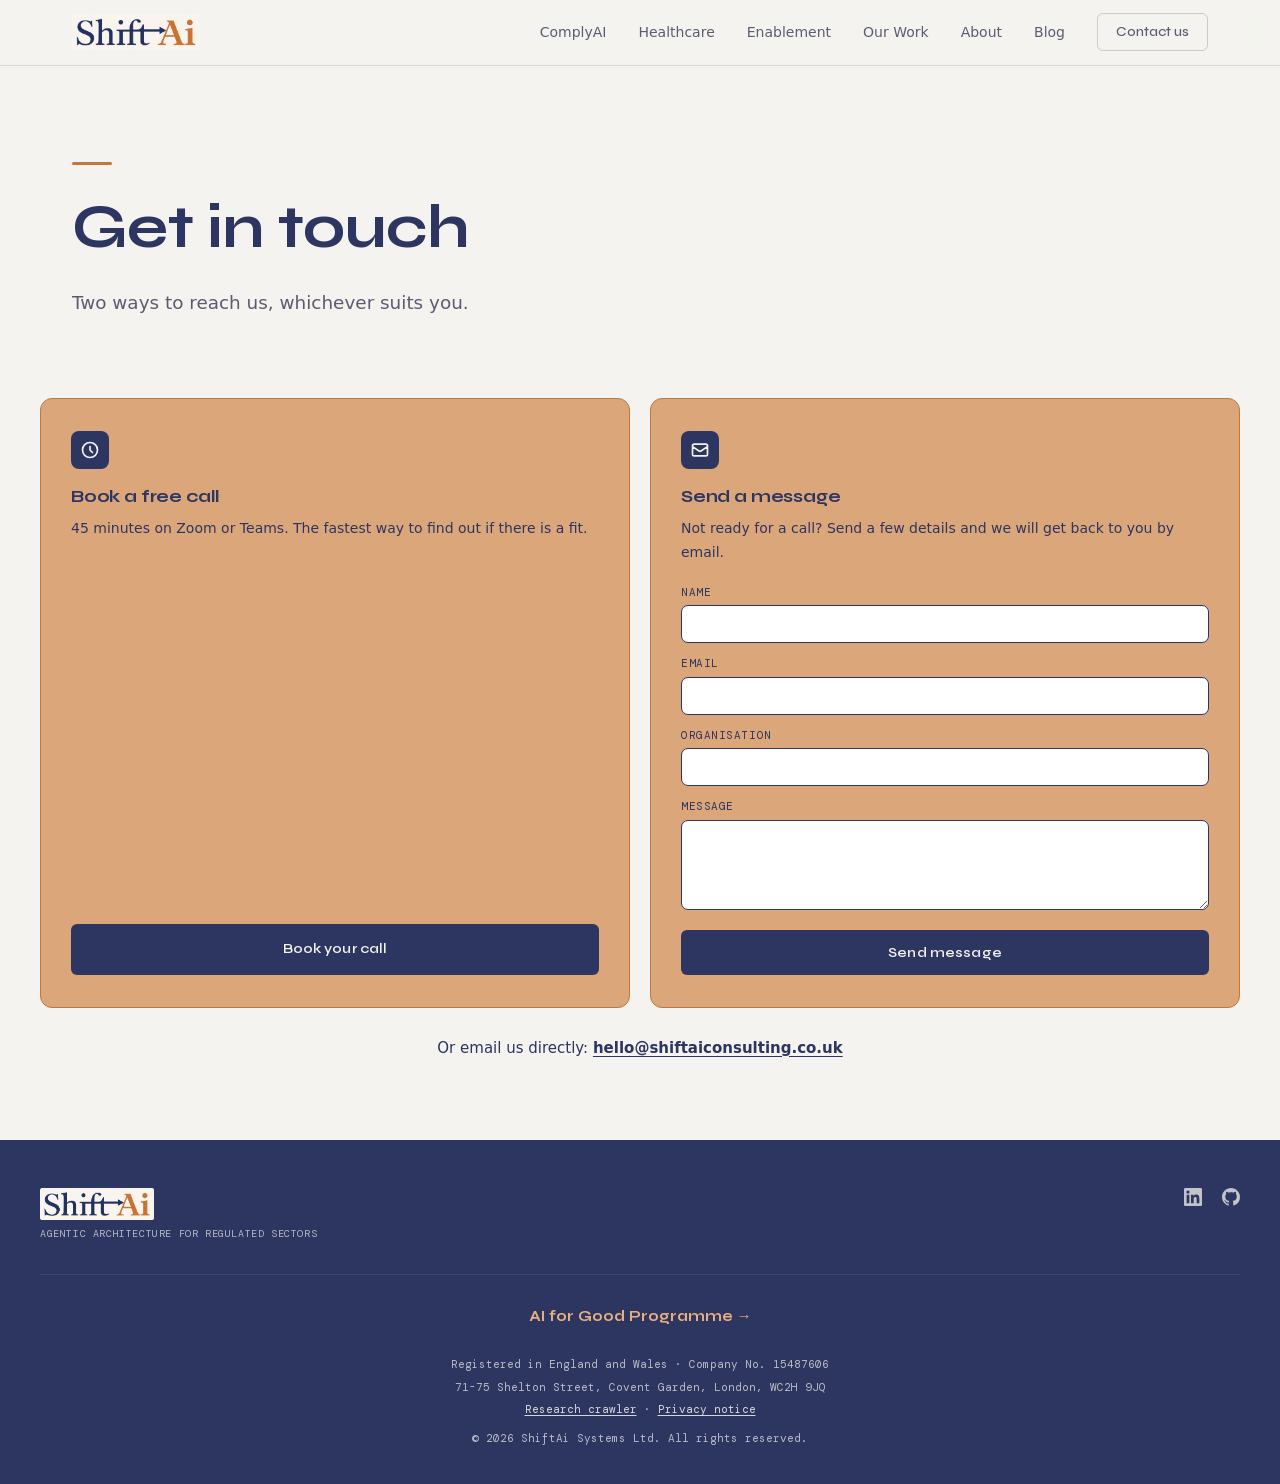
<file: contact.html>
<!DOCTYPE html>
<html lang="en">
<head>
<meta charset="UTF-8">
<meta name="viewport" content="width=device-width, initial-scale=1.0">
<title>Contact Us | ShiftAi Systems Ltd</title>
<meta name="description" content="Get in touch with ShiftAi Systems Ltd. Book a free discovery call, ask our Discovery Agent a question, or send us a message directly.">
<meta name="keywords" content="contact ShiftAi, book a call, AI consulting enquiry, UK banking AI">
<meta name="author" content="Ifat Noreen, ShiftAi Systems Ltd">
<link rel="canonical" href="https://shiftaiconsulting.co.uk/contact.html">
<meta property="og:type" content="website">
<meta property="og:url" content="https://shiftaiconsulting.co.uk/contact.html">
<meta property="og:title" content="Contact Us | ShiftAi Systems Ltd">
<meta property="og:description" content="Two ways to reach ShiftAi Systems Ltd, whichever suits you.">
<meta property="og:image" content="https://shiftaiconsulting.co.uk/headshot.png">
<meta name="twitter:card" content="summary_large_image">
<meta name="twitter:title" content="Contact Us | ShiftAi Systems Ltd">
<meta name="twitter:description" content="Two ways to reach ShiftAi Systems Ltd, whichever suits you.">
<link rel="stylesheet" href="fonts/fonts.css">
<style>
.hidden{display:none}
*{box-sizing:border-box;margin:0;padding:0}
:root{
  --bg:#f4f3ef;--bg2:#eeecea;--bg3:#e6e4df;--bg4:#dddbd5;
  --ink:#2d3561;--ink2:#3d4a7a;--ink3:#4a5a8a;
  --brass:#c4773a;--brass-bg:rgba(196,119,58,0.08);--brass-border:rgba(196,119,58,0.25);
  --muted:#5c5b72;--muted2:#5c5b72;
  --border:rgba(45,53,97,0.1);--border2:rgba(45,53,97,0.16);--border3:rgba(45,53,97,0.22);
}
html{scroll-behavior:smooth}
body{background:var(--bg);color:var(--ink);font-family:'DM Sans','Segoe UI',system-ui,sans-serif;font-size:16px;line-height:1.6;-webkit-font-smoothing:antialiased}
h1,h2,h3,h4{font-family:'Syne',sans-serif;line-height:1.15}
.mono{font-family:'DM Mono',monospace}
.serif{font-family:'Instrument Serif',serif}

/* Nav */
nav{position:sticky;top:0;z-index:50;background:rgba(244,243,239,0.92);-webkit-backdrop-filter:blur(12px);backdrop-filter:blur(12px);border-bottom:1px solid var(--border2)}
.nav-inner{max-width:1200px;margin:0 auto;padding:0 32px;height:64px;display:flex;align-items:center;justify-content:space-between}
.nav-logo{text-decoration:none;display:flex;align-items:center}.nav-logo img{height:36px;width:auto}
.nav-links{display:flex;align-items:center;gap:32px}
.nav-links a{font-size:14px;font-weight:500;color:var(--muted);text-decoration:none;transition:color 0.15s;position:relative}
.nav-links a::after{content:'';position:absolute;bottom:-2px;left:0;width:0;height:1px;background:var(--ink);transition:width 0.2s}
.nav-links a:hover{color:var(--ink)}
.nav-links a:hover::after{width:100%}
.nav-cta{font-size:13px;font-weight:600;color:var(--ink);border:1.5px solid var(--border3);border-radius:6px;padding:7px 18px;text-decoration:none;transition:all 0.15s;font-family:'Syne',sans-serif}
.nav-cta:hover{background:var(--ink);color:var(--bg);border-color:var(--ink)}
.hamburger{display:none;background:none;border:none;cursor:pointer;padding:4px;color:var(--ink)}
#mobile-menu{max-height:0;overflow:hidden;transition:max-height 0.3s ease,opacity 0.3s;opacity:0;border-top:1px solid var(--border)}
#mobile-menu.open{max-height:300px;opacity:1}
.mobile-links{padding:20px 32px;display:flex;flex-direction:column;gap:18px}
.mobile-links a{font-size:15px;font-weight:500;color:var(--muted);text-decoration:none;transition:color 0.15s}
.mobile-links a:hover{color:var(--ink)}

/* Reveal */
.reveal{opacity:0;transform:translateY(24px);transition:opacity 0.6s ease,transform 0.6s ease}
.reveal.visible{opacity:1;transform:none}
.rd1{transition-delay:0.08s}.rd2{transition-delay:0.16s}.rd3{transition-delay:0.24s}

/* Fade-up on load */
@keyframes fadeUp{from{opacity:0;transform:translateY(20px)}to{opacity:1;transform:none}}
.fu{animation:fadeUp 0.7s ease both}
.fu1{animation-delay:0.05s}.fu2{animation-delay:0.18s}.fu3{animation-delay:0.32s}

/* Hero */
.hero{padding:96px 32px 80px;max-width:1200px;margin:0 auto;position:relative}
.hero-rule{width:40px;height:3px;background:var(--brass);border-radius:2px;margin-bottom:28px}
.hero h1{font-size:clamp(2.4rem,5vw,3.8rem);font-weight:700;color:var(--ink);letter-spacing:-0.02em;margin-bottom:24px;max-width:780px}
.hero-sub{font-size:1.15rem;color:var(--muted);max-width:560px;line-height:1.7}

/* Section shared */
.section{padding:0 32px 80px}
.section-inner{max-width:1200px;margin:0 auto}

/* Contact cards */
.contact-grid{display:grid;grid-template-columns:repeat(auto-fit,minmax(300px,1fr));gap:20px}
.contact-card{display:flex;flex-direction:column;background:#dba67a;border:1px solid #c4773a;border-radius:12px;padding:32px 30px;color:var(--ink)}
.contact-card[hidden]{display:none}
.contact-direct{margin-top:28px;text-align:center;font-size:15px;line-height:1.6;color:var(--ink)}
.contact-direct a{color:var(--ink);font-weight:600;text-decoration:underline;text-underline-offset:3px;white-space:nowrap}
.contact-direct a:hover{color:var(--brass-text)}
.contact-icon{width:38px;height:38px;border-radius:8px;display:flex;align-items:center;justify-content:center;margin-bottom:18px;flex-shrink:0;background:var(--ink);color:#f4f3ef}
.contact-card h3{font-size:1.1rem;font-weight:700;color:var(--ink);margin-bottom:10px;letter-spacing:-0.01em}
.contact-card p{font-size:14px;color:var(--ink);line-height:1.65;margin-bottom:20px}
.contact-card .btn-primary{margin-top:auto;width:100%;text-align:center}
.btn-primary{background:var(--ink);color:var(--bg);font-family:'Syne',sans-serif;font-size:14px;font-weight:600;padding:14px 28px;border-radius:6px;text-decoration:none;transition:background 0.15s,transform 0.15s;display:inline-block;letter-spacing:0.01em;cursor:pointer;border:none}
.btn-primary:hover{background:var(--ink2);transform:translateY(-1px)}
.btn-primary:disabled{opacity:0.6;cursor:not-allowed;transform:none}

/* Contact form */
.contact-form{display:flex;flex-direction:column;gap:12px}
.contact-form label{font-family:'DM Mono',monospace;font-size:11px;color:var(--ink);text-transform:uppercase;letter-spacing:0.05em;margin-bottom:4px;display:block}
.contact-form input,.contact-form textarea{width:100%;border:1px solid var(--ink);border-radius:7px;padding:10px 12px;font-family:inherit;font-size:14px;color:var(--ink);background:#fff;outline:none;transition:border-color 0.15s}
.contact-form input:focus,.contact-form textarea:focus{border-color:var(--ink3)}
.contact-form textarea{resize:vertical;min-height:90px;font-family:inherit}
.form-status{font-size:13px;line-height:1.5;display:none}
.form-status.visible{display:block}
.contact-card .form-status{color:var(--ink);font-weight:600;margin:0}

/* Footer */
footer{background:var(--ink);color:rgba(244,243,239,0.7);padding:48px 32px 36px}
.footer-inner{max-width:1200px;margin:0 auto}
.footer-top{display:flex;justify-content:space-between;align-items:flex-start;gap:32px;flex-wrap:wrap;padding-bottom:32px;border-bottom:1px solid rgba(255,255,255,0.08);margin-bottom:28px}
.footer-logo{margin-bottom:6px;display:flex;align-items:center}.footer-logo img{height:32px;width:auto}
.footer-tagline{font-family:'DM Mono',monospace;font-size:10px;letter-spacing:0.06em;text-transform:uppercase;color:rgba(244,243,239,0.7)}
.footer-links{display:flex;align-items:center;gap:20px}
.footer-link{color:rgba(244,243,239,0.75);transition:color 0.15s;display:flex;align-items:center}
.footer-link:hover{color:var(--bg)}
.footer-program{text-align:center;margin-bottom:28px}
.footer-program a{font-family:'Syne',sans-serif;font-size:15px;font-weight:700;color:#e8b080;text-decoration:none;display:inline-flex;align-items:center;justify-content:center;gap:7px;transition:gap 0.15s}
.footer-program a:hover{gap:11px}
.footer-bottom{display:flex;flex-direction:column;align-items:center;gap:5px;text-align:center;font-family:'DM Mono',monospace;font-size:11px;color:rgba(244,243,239,0.7)}
.footer-bottom a{color:rgba(244,243,239,0.85);text-decoration:underline;text-underline-offset:2px;transition:color 0.15s}
.footer-bottom a:hover{color:var(--bg)}

/* Responsive */
@media(max-width:768px){
  .nav-links{display:none}
  .hamburger{display:block}
  .hero{padding:60px 20px 56px}
  .section{padding:0 20px 56px}
  .contact-grid{grid-template-columns:1fr}
}
</style>
<noscript><style>.reveal{opacity:1;transform:none}.fu{animation:none}</style></noscript>
</head>
<body>

<!-- Nav -->
<nav>
  <div class="nav-inner">
    <a href="index.html" class="nav-logo"><img src="shiftai-logo.png" alt="ShiftAi Systems Ltd" /></a>
    <div class="nav-links">
      <a href="complyai.html">ComplyAI</a>
      <a href="healthcare.html">Healthcare</a>
      <a href="enablement.html">Enablement</a>
      <a href="work.html">Our Work</a>
      <a href="index.html#about">About</a>
      <a href="blog.html">Blog</a>
      <a href="contact.html" class="nav-cta">Contact us</a>
    </div>
    <button id="hamburger" class="hamburger" aria-label="Toggle menu">
      <svg id="icon-open" width="22" height="22" fill="none" stroke="currentColor" viewBox="0 0 24 24"><path stroke-linecap="round" stroke-linejoin="round" stroke-width="2" d="M4 6h16M4 12h16M4 18h16"/></svg>
      <svg id="icon-close" class="hidden" width="22" height="22" fill="none" stroke="currentColor" viewBox="0 0 24 24"><path stroke-linecap="round" stroke-linejoin="round" stroke-width="2" d="M6 18L18 6M6 6l12 12"/></svg>
    </button>
  </div>
  <div id="mobile-menu">
    <div class="mobile-links">
      <a href="complyai.html" onclick="closeMenu()">ComplyAI</a>
      <a href="healthcare.html" onclick="closeMenu()">Healthcare</a>
      <a href="enablement.html" onclick="closeMenu()">Enablement</a>
      <a href="work.html" onclick="closeMenu()">Our Work</a>
      <a href="index.html#about" onclick="closeMenu()">About</a>
      <a href="blog.html" onclick="closeMenu()">Blog</a>
      <a href="contact.html" onclick="closeMenu()">Contact us</a>
    </div>
  </div>
</nav>

<!-- Hero -->
<header>
  <div class="hero">
    <div class="hero-rule fu fu1"></div>
    <h1 class="fu fu2">Get in touch</h1>
    <p class="hero-sub fu fu3" id="contact-sub">Two ways to reach us, whichever suits you.</p>
  </div>
</header>

<!-- Contact options -->
<section class="section">
  <div class="section-inner">
    <div class="contact-grid">

      <div class="contact-card reveal rd1">
        <div class="contact-icon"><svg width="20" height="20" fill="none" stroke="currentColor" viewBox="0 0 24 24"><path stroke-linecap="round" stroke-linejoin="round" stroke-width="2" d="M12 8v4l3 3m6-3a9 9 0 11-18 0 9 9 0 0118 0z"/></svg></div>
        <h3>Book a free call</h3>
        <p>45 minutes on Zoom or Teams. The fastest way to find out if there is a fit.</p>
        <a href="https://calendly.com/ifat-noreen/free-45-minute-discovery-call" target="_blank" rel="noopener" class="btn-primary">Book your call</a>
      </div>

      <div class="contact-card reveal rd2" id="chat-card" hidden>
        <div class="contact-icon"><svg width="20" height="20" fill="none" stroke="currentColor" viewBox="0 0 24 24"><path stroke-linecap="round" stroke-linejoin="round" stroke-width="2" d="M8 12h.01M12 12h.01M16 12h.01M21 12c0 4.418-4.03 8-9 8a9.863 9.863 0 01-4.255-.949L3 20l1.395-3.72C3.512 15.042 3 13.574 3 12c0-4.418 4.03-8 9-8s9 3.582 9 8z"/></svg></div>
        <h3>Ask the Discovery Agent</h3>
        <p>Get an instant answer from our AI assistant, available in the bottom right corner of this page.</p>
        <button type="button" id="open-chat-btn" class="btn-primary">Open chat</button>
      </div>

      <div class="contact-card reveal rd3">
        <div class="contact-icon"><svg width="20" height="20" fill="none" stroke="currentColor" viewBox="0 0 24 24"><path stroke-linecap="round" stroke-linejoin="round" stroke-width="2" d="M3 8l7.89 5.26a2 2 0 002.22 0L21 8M5 19h14a2 2 0 002-2V7a2 2 0 00-2-2H5a2 2 0 00-2 2v10a2 2 0 002 2z"/></svg></div>
        <h3>Send a message</h3>
        <p>Not ready for a call? Send a few details and we will get back to you by email.</p>
        <form id="contact-form" class="contact-form">
          <div>
            <label for="contact-name">Name</label>
            <input type="text" id="contact-name" name="name" required maxlength="200">
          </div>
          <div>
            <label for="contact-email">Email</label>
            <input type="email" id="contact-email" name="email" required maxlength="200">
          </div>
          <div>
            <label for="contact-organisation">Organisation</label>
            <input type="text" id="contact-organisation" name="organisation" required maxlength="200">
          </div>
          <div>
            <label for="contact-message">Message</label>
            <textarea id="contact-message" name="message" required maxlength="2000"></textarea>
          </div>
          <button type="submit" class="btn-primary">Send message</button>
          <p id="contact-form-status" class="form-status" role="status"></p>
        </form>
      </div>

    </div>
    <p class="contact-direct">Or email us directly: <a href="mailto:hello@shiftaiconsulting.co.uk">hello@shiftaiconsulting.co.uk</a></p>
  </div>
</section>

<!-- Footer -->
<footer>
  <div class="footer-inner">
    <div class="footer-top">
      <div>
        <div class="footer-logo"><img src="shiftai-logo.png" alt="ShiftAi Systems Ltd" /></div>
        <div class="footer-tagline">Agentic Architecture for Regulated Sectors</div>
      </div>
      <div class="footer-links">
        <a href="https://www.linkedin.com/in/ifat-noreen" target="_blank" aria-label="LinkedIn" class="footer-link">
          <svg width="18" height="18" fill="currentColor" viewBox="0 0 24 24"><path d="M20.447 20.452h-3.554v-5.569c0-1.328-.027-3.037-1.852-3.037-1.853 0-2.136 1.445-2.136 2.939v5.667H9.351V9h3.414v1.561h.046c.477-.9 1.637-1.85 3.37-1.85 3.601 0 4.267 2.37 4.267 5.455v6.286zM5.337 7.433a2.062 2.062 0 01-2.063-2.065 2.064 2.064 0 112.063 2.065zm1.782 13.019H3.555V9h3.564v11.452zM22.225 0H1.771C.792 0 0 .774 0 1.729v20.542C0 23.227.792 24 1.771 24h20.451C23.2 24 24 23.227 24 22.271V1.729C24 .774 23.2 0 22.222 0h.003z"/></svg>
        </a>
        <a href="https://github.com/TechIfat" target="_blank" aria-label="GitHub" class="footer-link">
          <svg width="18" height="18" fill="currentColor" viewBox="0 0 24 24"><path d="M12 0C5.37 0 0 5.37 0 12c0 5.31 3.435 9.795 8.205 11.385.6.105.825-.255.825-.57 0-.285-.015-1.23-.015-2.235-3.015.555-3.795-.735-4.035-1.41-.135-.345-.72-1.41-1.23-1.695-.42-.225-1.02-.78-.015-.795.945-.015 1.62.87 1.845 1.23 1.08 1.815 2.805 1.305 3.495.99.105-.78.42-1.305.765-1.605-2.67-.3-5.46-1.335-5.46-5.925 0-1.305.465-2.385 1.23-3.225-.12-.3-.54-1.53.12-3.18 0 0 1.005-.315 3.3 1.23.96-.27 1.98-.405 3-.405s2.04.135 3 .405c2.295-1.56 3.3-1.23 3.3-1.23.66 1.65.24 2.88.12 3.18.765.84 1.23 1.905 1.23 3.225 0 4.605-2.805 5.625-5.475 5.925.435.375.81 1.095.81 2.22 0 1.605-.015 2.895-.015 3.3 0 .315.225.69.825.57A12.02 12.02 0 0024 12c0-6.63-5.37-12-12-12z"/></svg>
        </a>
      </div>
    </div>
    <div class="footer-program">
      <a href="ai-for-good.html">AI for Good Programme &rarr;</a>
    </div>

    <div class="footer-bottom">
      <p>Registered in England and Wales · Company No. 15487606</p>
      <p>71-75 Shelton Street, Covent Garden, London, WC2H 9JQ</p>
      <p><a href="research-crawler.html" style="color:rgba(244,243,239,0.85);text-decoration:underline;text-underline-offset:2px">Research crawler</a> &middot; <a href="privacy.html" style="color:rgba(244,243,239,0.85);text-decoration:underline;text-underline-offset:2px">Privacy notice</a></p>
      <p style="margin-top:6px">&copy; 2026 ShiftAi Systems Ltd. All rights reserved.</p>
    </div>
  </div>
</footer>

<script>
// Mobile Menu Logic
const hamburger=document.getElementById('hamburger'),mobileMenu=document.getElementById('mobile-menu'),iconOpen=document.getElementById('icon-open'),iconClose=document.getElementById('icon-close');
hamburger.addEventListener('click',()=>{const o=mobileMenu.classList.toggle('open');iconOpen.classList.toggle('hidden',o);iconClose.classList.toggle('hidden',!o);});
function closeMenu(){mobileMenu.classList.remove('open');iconOpen.classList.remove('hidden');iconClose.classList.add('hidden');}

// Reveal Animation Logic
const obs=new IntersectionObserver(entries=>entries.forEach(e=>{if(e.isIntersecting){e.target.classList.add('visible');obs.unobserve(e.target);}}),{threshold:0.1});
document.querySelectorAll('.reveal').forEach(el=>obs.observe(el));

// Open chat widget from the Discovery Agent card
document.getElementById('open-chat-btn').addEventListener('click', () => {
  const toggle = document.getElementById('sa-chat-toggle');
  if (toggle) toggle.click();
});

// Contact form submission
(function(){
  const CONTACT_API_URL = "https://shiftaiconsultancy.onrender.com/contact";
  const form = document.getElementById('contact-form');
  const statusEl = document.getElementById('contact-form-status');
  const submitBtn = form.querySelector('button[type="submit"]');

  form.addEventListener('submit', async (e) => {
    e.preventDefault();
    submitBtn.disabled = true;
    statusEl.className = 'form-status';
    statusEl.textContent = '';

    const payload = {
      name: form.name.value.trim(),
      email: form.email.value.trim(),
      organisation: form.organisation.value.trim(),
      message: form.message.value.trim(),
    };

    try {
      const res = await fetch(CONTACT_API_URL, {
        method: 'POST',
        headers: { 'Content-Type': 'application/json' },
        body: JSON.stringify(payload),
      });

      if (!res.ok) {
        const errMsg = res.status === 429
          ? "You have reached the message limit for now. Please email hello@shiftaiconsulting.co.uk directly."
          : "Something went wrong sending your message. Please try again, or email hello@shiftaiconsulting.co.uk directly.";
        statusEl.textContent = errMsg;
        statusEl.className = 'form-status error visible';
        submitBtn.disabled = false;
        return;
      }

      statusEl.textContent = "Thank you. Your message has been sent and we will get back to you by email.";
      statusEl.className = 'form-status success visible';
      form.reset();
    } catch (err) {
      statusEl.textContent = "Connection error. Please check your network and try again, or email hello@shiftaiconsulting.co.uk directly.";
      statusEl.className = 'form-status error visible';
    } finally {
      submitBtn.disabled = false;
    }
  });
})();
</script>

<!-- ShiftAi Discovery Agent: Chat Widget (shared include, see chat-widget.js) -->
<script>window.SA_CHAT_CONFIG={placeholder:'Ask about ComplyAI or our architecture…',welcome:'Hello, I\'m the ShiftAi Discovery Agent. I can answer questions about ComplyAI, our governance architecture for UK banks, or how an engagement works. What would you like to know?'};</script>
<script src="chat-widget.js?v=2"></script>
<script>
// The Discovery Agent card shows only when chat-widget.js has actually injected the widget
// (CHAT_ENABLED = true there), so it returns automatically when chat is re-enabled.
if (document.getElementById('sa-chat-widget')) {
  document.getElementById('chat-card').hidden = false;
  document.getElementById('contact-sub').textContent = 'Three ways to reach us, whichever suits you.';
}
</script>

</body>
</html>
</file>
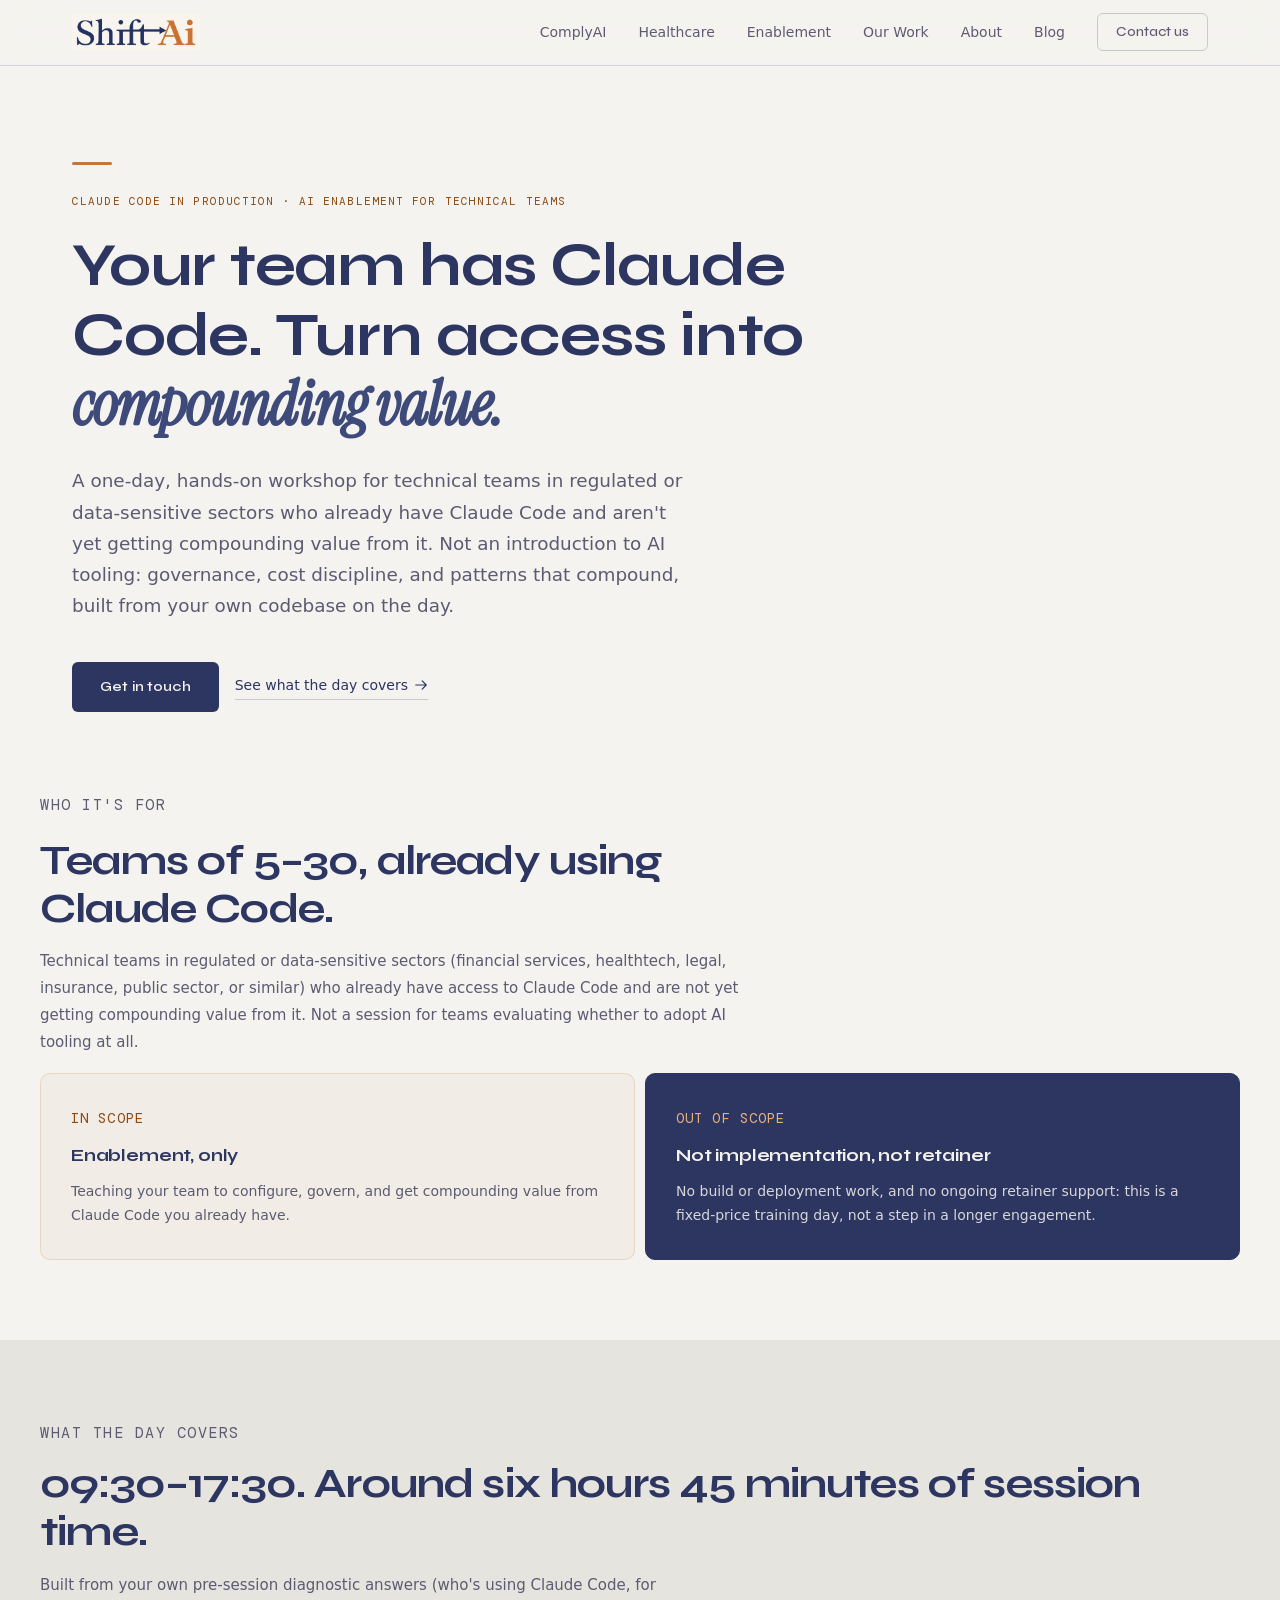
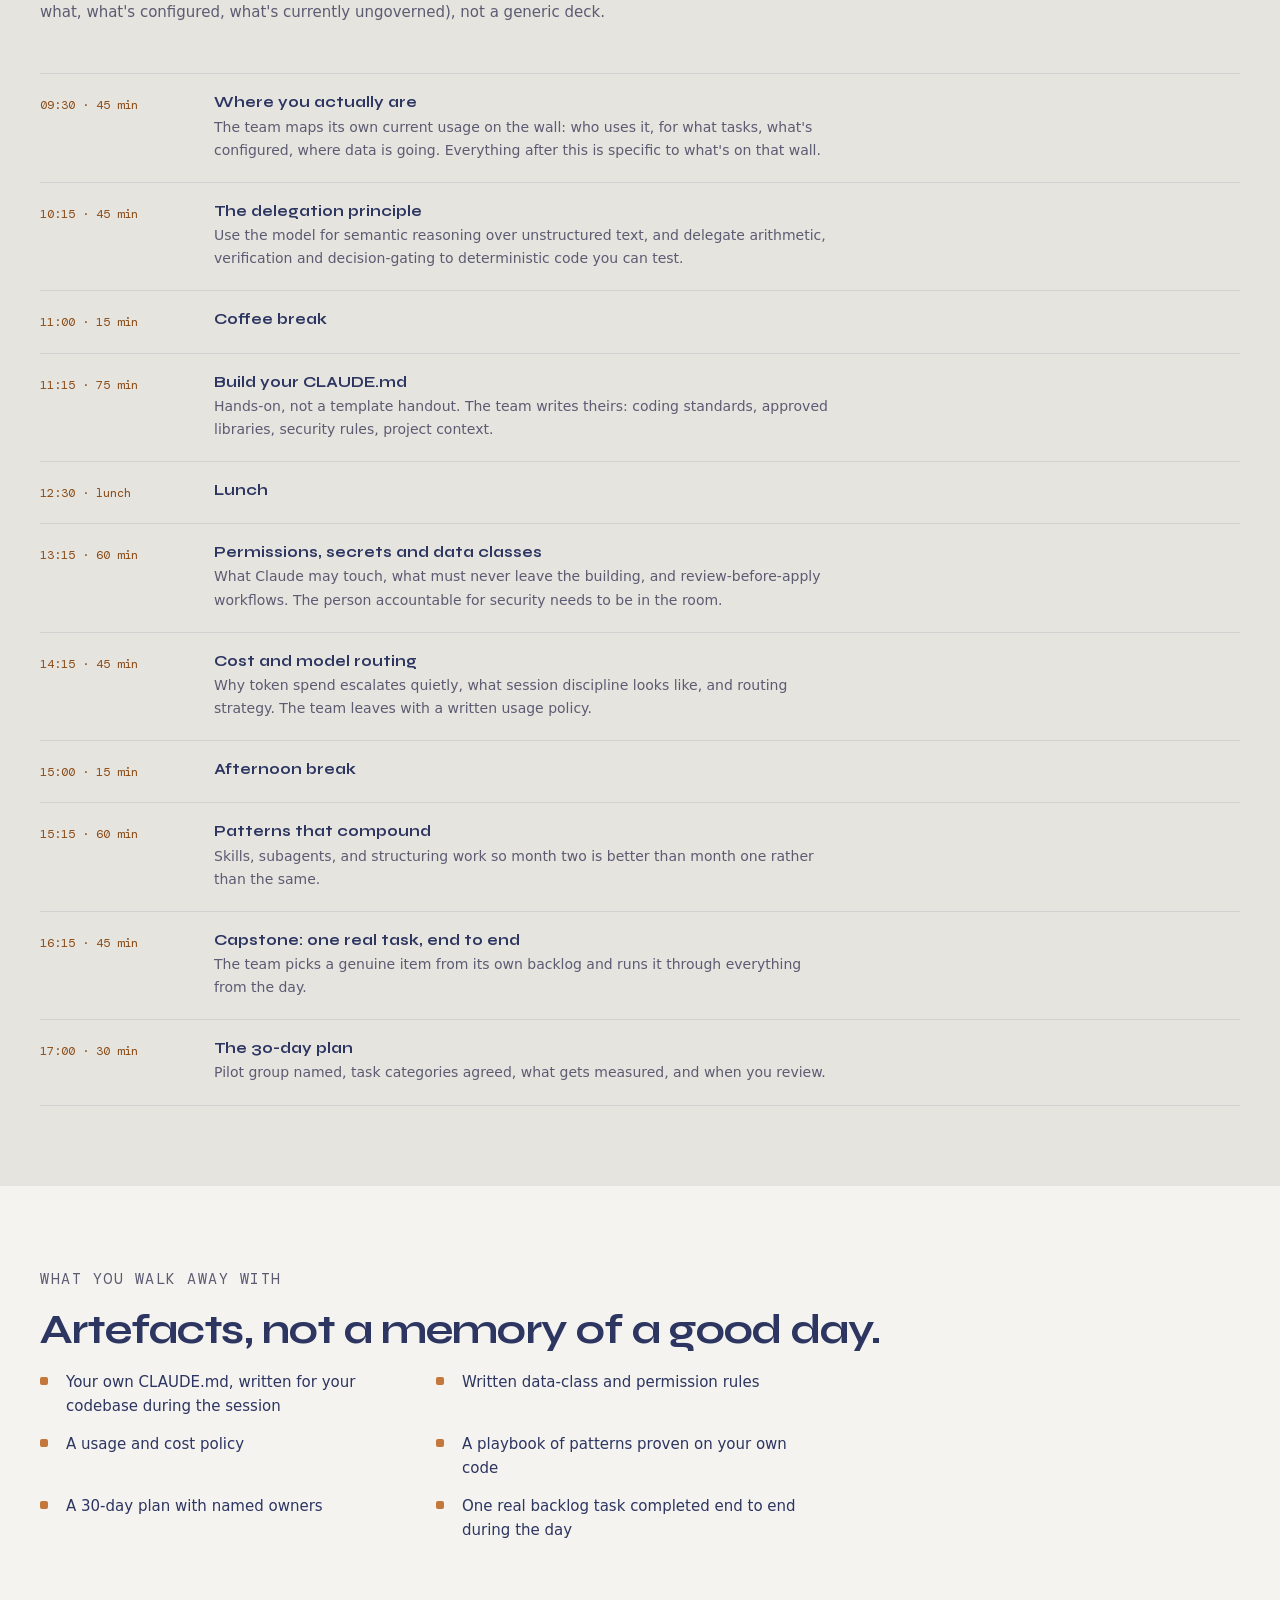
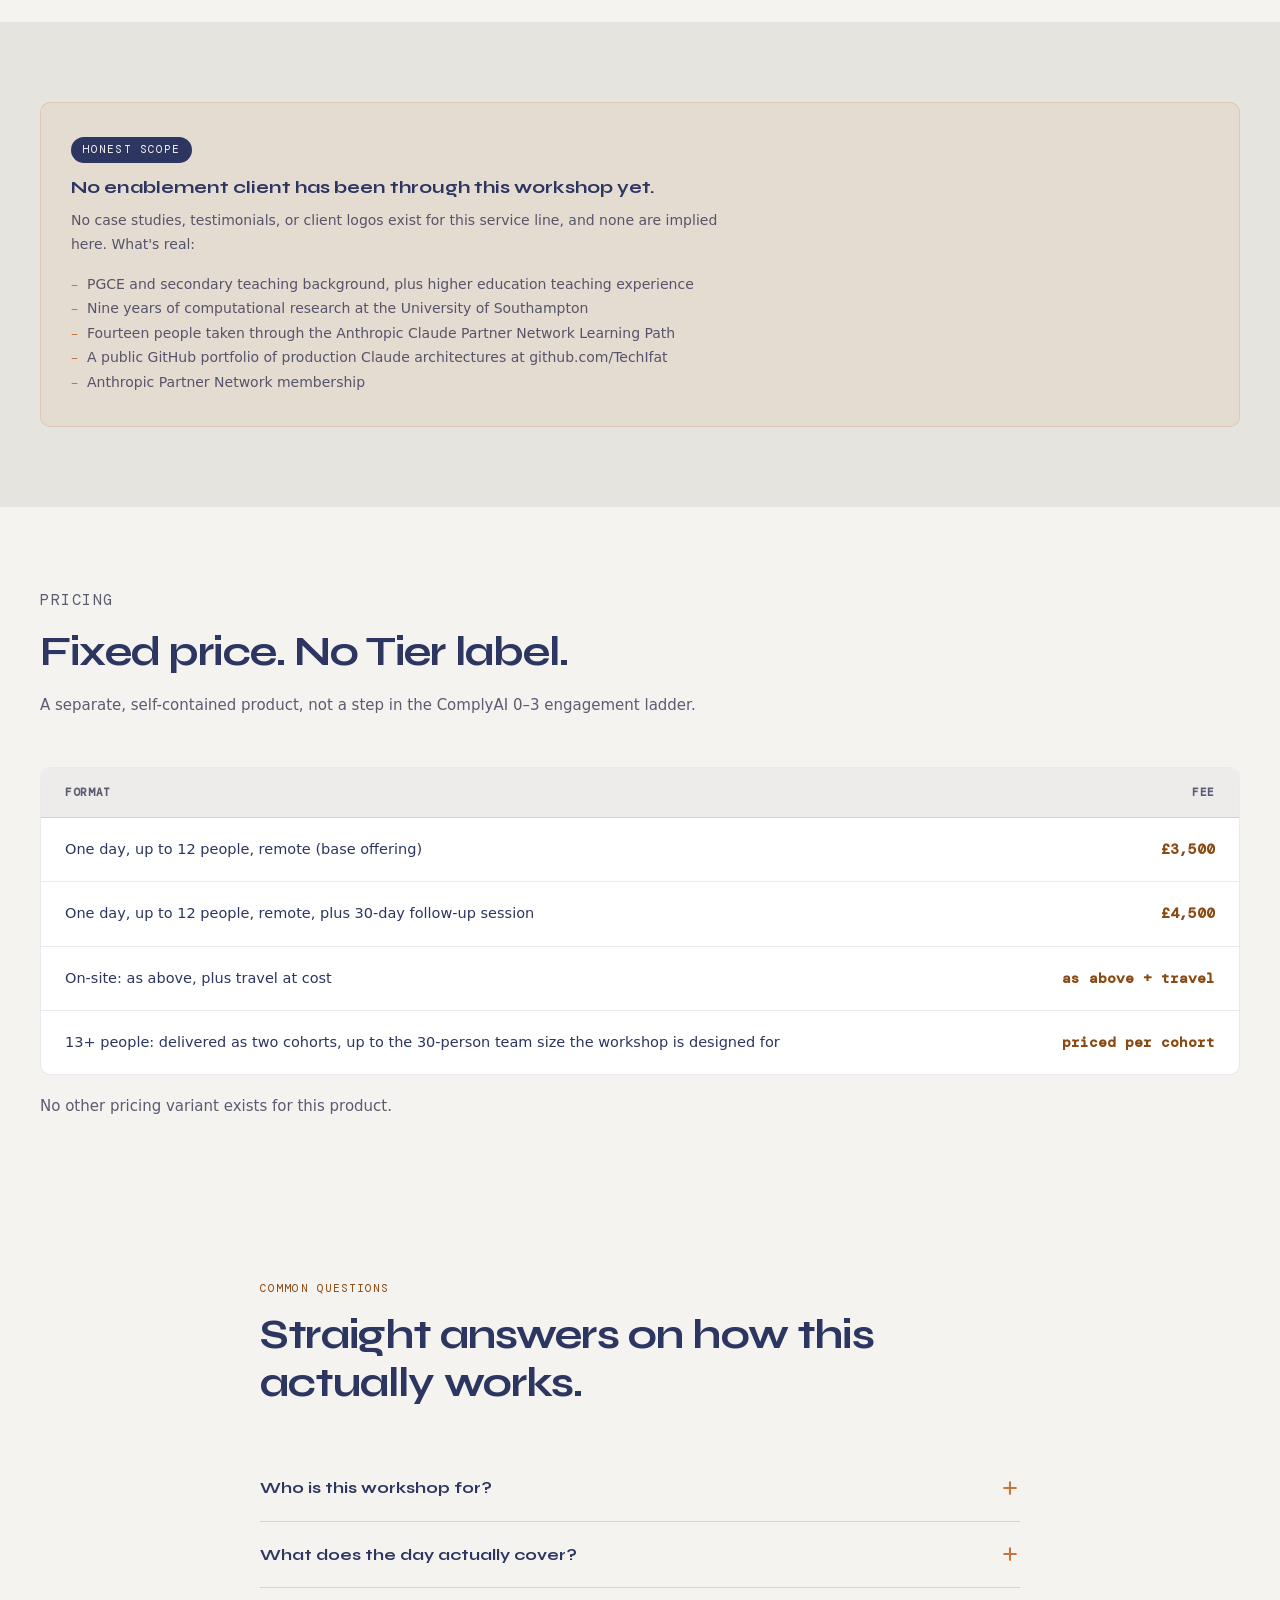
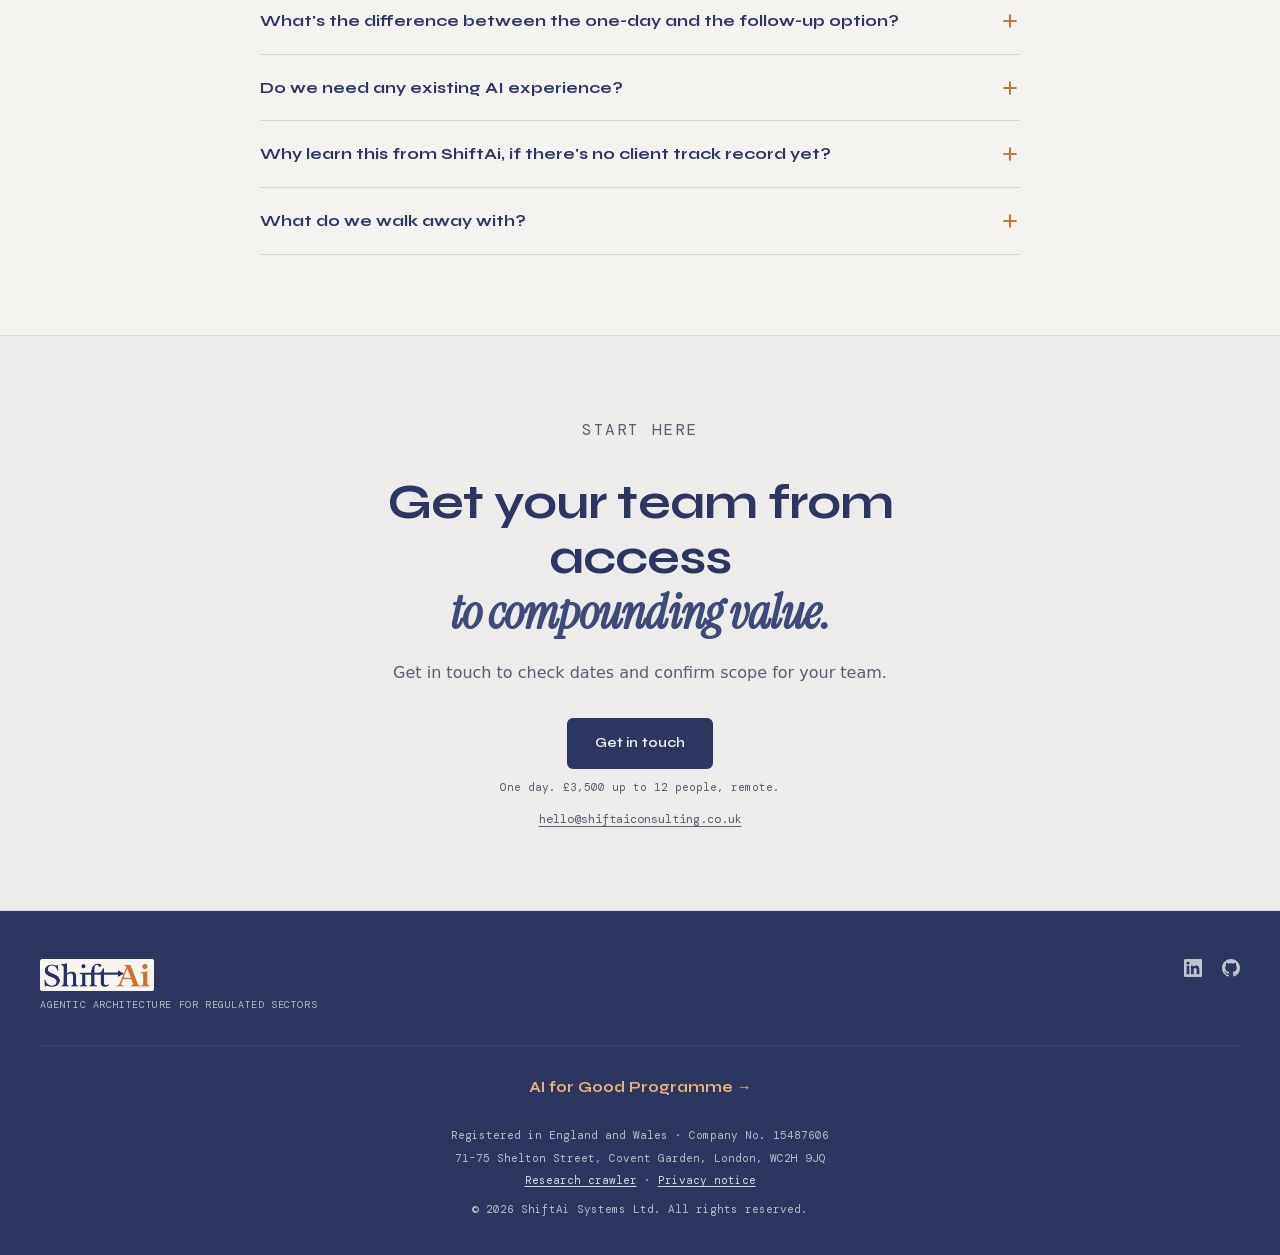
<file: enablement.html>
<!DOCTYPE html>
<html lang="en">
<head>
<meta charset="UTF-8">
<meta name="viewport" content="width=device-width, initial-scale=1.0">
<title>Claude Code in Production | AI Enablement Workshops for Technical Teams | ShiftAi Systems Ltd</title>
<meta name="description" content="A one-day workshop for technical teams of 5-30 (up to 12 per cohort) in regulated sectors to configure, govern, and get compounding value from Claude Code.">
<meta name="keywords" content="Claude Code training, AI enablement workshop, agentic AI training UK, Claude Code governance, technical team AI training, CLAUDE.md workshop">
<meta name="author" content="Ifat Noreen, ShiftAi Systems Ltd">
<link rel="canonical" href="https://shiftaiconsulting.co.uk/enablement.html">
<meta property="og:type" content="website">
<meta property="og:url" content="https://shiftaiconsulting.co.uk/enablement.html">
<meta property="og:title" content="Claude Code in Production | AI Enablement Workshops for Technical Teams">
<meta property="og:description" content="Practical, hands-on Claude Code enablement for technical teams in regulated or data-sensitive sectors. One day, up to 12 people per cohort, taught by a practising agentic AI architect with a teaching background. No fluff, no vendor pitch.">
<meta property="og:image" content="https://shiftaiconsulting.co.uk/enablement-card.png">
<meta name="twitter:card" content="summary_large_image">
<meta name="twitter:title" content="Claude Code in Production | AI Enablement Workshops for Technical Teams">
<meta name="twitter:description" content="Practical, hands-on Claude Code enablement for technical teams in regulated or data-sensitive sectors. One day, up to 12 people per cohort, taught by a practising agentic AI architect with a teaching background. No fluff, no vendor pitch.">
<meta name="twitter:image" content="https://shiftaiconsulting.co.uk/enablement-card.png">
<link rel="stylesheet" href="fonts/fonts.css">
<style>
.hidden{display:none}
*{box-sizing:border-box;margin:0;padding:0}
:root{
  --bg:#f4f3ef;--bg2:#eeecea;--bg3:#e6e4df;--bg4:#dddbd5;
  --ink:#2d3561;--ink2:#3d4a7a;--ink3:#4a5a8a;
  --brass:#c4773a;--brass-bg:rgba(196,119,58,0.08);--brass-border:rgba(196,119,58,0.25);
  --muted:#5c5b72;--muted2:#5c5b72;
  --border:rgba(45,53,97,0.1);--border2:rgba(45,53,97,0.16);--border3:rgba(45,53,97,0.22);
}
html{scroll-behavior:smooth}
body{background:var(--bg);color:var(--ink);font-family:'DM Sans','Segoe UI',system-ui,sans-serif;font-size:16px;line-height:1.6;-webkit-font-smoothing:antialiased}
h1,h2,h3,h4{font-family:'Syne',sans-serif;line-height:1.15}
.mono{font-family:'DM Mono',monospace}
.serif{font-family:'Instrument Serif',serif}

/* Nav */
nav{position:sticky;top:0;z-index:50;background:rgba(244,243,239,0.92);-webkit-backdrop-filter:blur(12px);backdrop-filter:blur(12px);border-bottom:1px solid var(--border2)}
#who,#day,#deliverables,#scope,#pricing,#faq{scroll-margin-top:84px}
.nav-inner{max-width:1200px;margin:0 auto;padding:0 32px;height:64px;display:flex;align-items:center;justify-content:space-between}
.nav-logo{text-decoration:none;display:flex;align-items:center}.nav-logo img{height:36px;width:auto}
.nav-links{display:flex;align-items:center;gap:32px}
.nav-links a{font-size:14px;font-weight:500;color:var(--muted);text-decoration:none;transition:color 0.15s;position:relative}
.nav-links a::after{content:'';position:absolute;bottom:-2px;left:0;width:0;height:1px;background:var(--ink);transition:width 0.2s}
.nav-links a:hover{color:var(--ink)}
.nav-links a:hover::after{width:100%}
.nav-cta{font-size:13px;font-weight:600;color:var(--ink);border:1.5px solid var(--border3);border-radius:6px;padding:7px 18px;text-decoration:none;transition:all 0.15s;font-family:'Syne',sans-serif}
.nav-cta:hover{background:var(--ink);color:var(--bg);border-color:var(--ink)}
.hamburger{display:none;background:none;border:none;cursor:pointer;padding:4px;color:var(--ink)}
#mobile-menu{max-height:0;overflow:hidden;transition:max-height 0.3s ease,opacity 0.3s;opacity:0;border-top:1px solid var(--border)}
#mobile-menu.open{max-height:400px;opacity:1}
.mobile-links{padding:20px 32px;display:flex;flex-direction:column;gap:18px}
.mobile-links a{font-size:15px;font-weight:500;color:var(--muted);text-decoration:none;transition:color 0.15s}
.mobile-links a:hover{color:var(--ink)}

/* Reveal */
.reveal{opacity:0;transform:translateY(24px);transition:opacity 0.6s ease,transform 0.6s ease}
.reveal.visible{opacity:1;transform:none}
.rd1{transition-delay:0.08s}.rd2{transition-delay:0.16s}.rd3{transition-delay:0.24s}.rd4{transition-delay:0.32s}

/* Fade-up on load */
@keyframes fadeUp{from{opacity:0;transform:translateY(20px)}to{opacity:1;transform:none}}
.fu{animation:fadeUp 0.7s ease both}
.fu1{animation-delay:0.05s}.fu2{animation-delay:0.18s}.fu3{animation-delay:0.32s}.fu4{animation-delay:0.46s}

/* Hero */
.hero{padding:96px 32px 80px;max-width:1200px;margin:0 auto;position:relative}
.hero-rule{width:40px;height:3px;background:var(--brass);border-radius:2px;margin-bottom:28px}
.hero-eyebrow{font-family:'DM Mono',monospace;font-size:11px;color:#8a4a14;letter-spacing:0.1em;text-transform:uppercase;margin-bottom:20px}
.hero h1{font-size:clamp(2.4rem,5vw,3.8rem);font-weight:700;color:var(--ink);letter-spacing:-0.02em;margin-bottom:24px;max-width:780px}
.hero h1 em{font-style:italic;font-family:'Instrument Serif',serif;color:var(--ink2)}
.hero-sub{font-size:1.15rem;color:var(--muted);max-width:620px;line-height:1.7;margin-bottom:40px}
.hero-actions{display:flex;align-items:center;gap:16px;flex-wrap:wrap}
.btn-primary{background:var(--ink);color:var(--bg);font-family:'Syne',sans-serif;font-size:14px;font-weight:600;padding:14px 28px;border-radius:6px;text-decoration:none;transition:background 0.15s,transform 0.15s;display:inline-block;letter-spacing:0.01em;cursor:pointer;border:none}
.btn-primary:hover{background:var(--ink2);transform:translateY(-1px)}
.btn-secondary{font-size:14px;font-weight:500;color:var(--ink);text-decoration:none;display:inline-flex;align-items:center;gap:6px;border-bottom:1px solid var(--border3);padding-bottom:2px;transition:border-color 0.15s,color 0.15s}
.btn-secondary:hover{color:var(--brass);border-color:var(--brass)}

/* Section shared */
.section{padding:80px 32px}
.section-inner{max-width:1200px;margin:0 auto}
.section-eyebrow{font-family:'DM Mono',monospace;font-size:11px;color:#8a4a14;letter-spacing:0.1em;text-transform:uppercase;margin-bottom:14px}
.section-heading{font-size:clamp(1.8rem,3.5vw,2.6rem);font-weight:700;color:var(--ink);letter-spacing:-0.02em;margin-bottom:16px}
.section-sub{font-size:1rem;color:var(--muted);max-width:660px;line-height:1.7;margin-bottom:48px}
.section p{font-size:15px;color:var(--muted);line-height:1.78}
.prose{max-width:700px}
.prose p{margin-bottom:18px}
.prose strong{color:var(--ink);font-weight:600}

/* Scope grid (who it's for / what it isn't) */
.deploy-grid{display:grid;grid-template-columns:repeat(2,1fr);gap:10px}
.deploy-card{background:#fff;border:1px solid var(--border);border-radius:10px;padding:32px 30px;transition:border-color 0.2s,transform 0.2s;position:relative;overflow:hidden}
.deploy-card::before{content:'';position:absolute;top:0;left:0;right:0;height:3px;border-radius:10px 10px 0 0;opacity:0;transition:opacity 0.2s}
.deploy-card.brass-card{background:rgba(196,119,58,0.05);border-color:rgba(196,119,58,0.18)}
.deploy-card.ink{background:#2d3561;border-color:#2d3561}
.deploy-card.brass-card::before{background:var(--brass)}
.deploy-card.ink::before{background:var(--ink)}
.deploy-card:hover{transform:translateY(-3px)}
.deploy-card.brass-card:hover{border-color:rgba(196,119,58,0.4)}
.deploy-card.ink:hover{border-color:#3d4a7a}
.deploy-card:hover::before{opacity:1}
.deploy-label{font-family:'DM Mono',monospace;font-size:11px;letter-spacing:0.08em;text-transform:uppercase;margin-bottom:16px}
.deploy-card.brass-card .deploy-label{color:#8a4a14}
.deploy-card.ink .deploy-label{color:#e8b080}
.deploy-card h3{font-size:1.1rem;font-weight:700;color:var(--ink);margin-bottom:12px;letter-spacing:-0.01em}
.deploy-card p{font-size:14px;color:var(--muted);line-height:1.72}
.deploy-card.ink h3{color:#f4f3ef}
.deploy-card.ink p,.deploy-card.ink li{color:rgba(244,243,239,0.85)}
.deploy-card ul{margin:0;padding-left:18px}
.deploy-card li{font-size:14px;color:var(--muted);line-height:1.9}

/* Agenda timeline */
.agenda-list{border-top:1px solid var(--border)}
.agenda-item{display:flex;gap:24px;padding:20px 0;border-bottom:1px solid var(--border)}
.agenda-time{font-family:'DM Mono',monospace;font-size:12px;color:#8a4a14;white-space:nowrap;padding-top:2px;min-width:150px}
.agenda-item h4{font-size:15px;font-weight:700;color:var(--ink);margin-bottom:4px}
.agenda-item p{font-size:14px;color:var(--muted);line-height:1.65;max-width:620px}

/* Deliverables */
.deliverables-list{list-style:none;display:grid;grid-template-columns:repeat(2,1fr);gap:14px 32px;max-width:760px}
.deliverables-list li{position:relative;padding-left:26px;font-size:15px;color:var(--ink);line-height:1.6}
.deliverables-list li::before{content:'';position:absolute;left:0;top:7px;width:8px;height:8px;border-radius:2px;background:var(--brass)}

/* Honest scope card */
.proven-open{background:rgba(196,119,58,0.08);border:1px solid rgba(196,119,58,0.18);border-radius:10px;padding:32px 30px}
.proven-open-badge{display:inline-block;font-family:'DM Mono',monospace;font-size:11px;letter-spacing:0.1em;color:#f4f3ef;background:#2d3561;border-radius:20px;padding:4px 12px;margin-bottom:14px}
.proven-open h3{font-size:1.15rem;font-weight:700;color:var(--ink);margin-bottom:10px}
.proven-open p{font-size:14px;color:#55546a;line-height:1.72;max-width:680px}
.credentials-list{list-style:none;margin-top:16px;padding:0}
.credentials-list li{position:relative;padding-left:16px;font-size:14px;color:#55546a;line-height:1.75}
.credentials-list li::before{content:'\2013';position:absolute;left:0;color:var(--brass)}

/* Pricing table */
.pricing-wrap{background:#fff;border:1px solid var(--border);border-radius:10px;overflow:hidden}
.pricing-table{width:100%;border-collapse:collapse}
.pricing-table th{text-align:left;font-family:'DM Mono',monospace;font-size:11px;letter-spacing:0.06em;text-transform:uppercase;color:var(--muted);padding:16px 24px;background:var(--bg2);border-bottom:1px solid var(--border2)}
.pricing-table td{padding:20px 24px;border-bottom:1px solid var(--border);font-size:14.5px;color:var(--ink);vertical-align:top}
.pricing-table tr:last-child td{border-bottom:none}
.pricing-table td:last-child{font-family:'DM Mono',monospace;font-weight:700;color:#8a4a14;white-space:nowrap;text-align:right}
.pricing-note{font-size:13px;color:var(--muted2);margin-top:18px;line-height:1.6}

/* FAQ */
.faq-section{background:var(--bg);padding:80px 32px}
.faq-inner{max-width:760px;margin:0 auto}
.faq-item{border-bottom:1px solid var(--border2)}
.faq-question{width:100%;background:none;border:none;text-align:left;padding:22px 0;cursor:pointer;display:flex;align-items:center;justify-content:space-between;gap:16px;font-family:'Syne',sans-serif;font-size:1rem;font-weight:700;color:var(--ink);line-height:1.35}
.faq-indicator{width:20px;height:20px;flex-shrink:0;color:var(--brass);transition:transform 0.25s ease}
.faq-item.open .faq-indicator{transform:rotate(45deg)}
.faq-answer{max-height:0;overflow:hidden;transition:max-height 0.35s ease}
.faq-answer-inner{padding-bottom:24px;font-size:15px;color:var(--muted);line-height:1.78}

/* CTA */
.cta-section{background:var(--bg2);border-top:1px solid var(--border);border-bottom:1px solid var(--border)}
.cta-inner{max-width:720px;margin:0 auto;text-align:center;padding:80px 32px}
.cta-inner .section-eyebrow{justify-content:center;display:block}
.cta-inner h2{font-size:clamp(2rem,4vw,3rem);font-weight:700;color:var(--ink);letter-spacing:-0.02em;margin-bottom:18px}
.cta-inner h2 em{font-style:italic;font-family:'Instrument Serif',serif;color:var(--ink2)}
.cta-inner p{font-size:1rem;color:var(--muted);line-height:1.7;margin-bottom:32px}
.cta-price-anchor{font-family:'DM Mono',monospace;font-size:11px;color:var(--muted2);margin-top:10px;display:block}
.cta-email{font-family:'DM Mono',monospace;font-size:12px;color:var(--muted2);margin-top:14px;display:block}
.cta-email a{color:inherit;text-decoration:underline;text-underline-offset:3px}
.cta-email a:hover{color:var(--ink)}

/* Footer */
footer{background:var(--ink);color:rgba(244,243,239,0.7);padding:48px 32px 36px}
.footer-inner{max-width:1200px;margin:0 auto}
.footer-top{display:flex;justify-content:space-between;align-items:flex-start;gap:32px;flex-wrap:wrap;padding-bottom:32px;border-bottom:1px solid rgba(255,255,255,0.08);margin-bottom:28px}
.footer-logo{margin-bottom:6px;display:flex;align-items:center}.footer-logo img{height:32px;width:auto}
.footer-tagline{font-family:'DM Mono',monospace;font-size:10px;letter-spacing:0.06em;text-transform:uppercase;color:rgba(244,243,239,0.7)}
.footer-links{display:flex;align-items:center;gap:20px}
.footer-link{color:rgba(244,243,239,0.75);transition:color 0.15s;display:flex;align-items:center}
.footer-link:hover{color:var(--bg)}
.footer-program{text-align:center;margin-bottom:28px}
.footer-program a{font-family:'Syne',sans-serif;font-size:15px;font-weight:700;color:#e8b080;text-decoration:none;display:inline-flex;align-items:center;justify-content:center;gap:7px;transition:gap 0.15s}
.footer-program a:hover{gap:11px}
.footer-bottom{display:flex;flex-direction:column;align-items:center;gap:5px;text-align:center;font-family:'DM Mono',monospace;font-size:11px;color:rgba(244,243,239,0.7)}
.footer-bottom a{color:rgba(244,243,239,0.85);text-decoration:underline;text-underline-offset:2px;transition:color 0.15s}
.footer-bottom a:hover{color:var(--bg)}

/* Responsive */
@media(max-width:768px){
  .nav-links{display:none}
  .hamburger{display:block}
  .hero{padding:60px 20px 56px}
  .section{padding:56px 20px}
  .deploy-grid{grid-template-columns:1fr}
  .deliverables-list{grid-template-columns:1fr}
  .agenda-item{flex-direction:column;gap:4px}
  .agenda-time{min-width:0}
  .pricing-table th,.pricing-table td{padding:14px 16px;font-size:13.5px}
  .faq-section{padding:56px 20px}
  .proven-open{padding:22px 22px}
}
</style>
<noscript><style>.reveal{opacity:1;transform:none}.fu{animation:none}</style></noscript>
</head>
<body>

<!-- Nav -->
<nav>
  <div class="nav-inner">
    <a href="index.html" class="nav-logo"><img src="shiftai-logo.png" alt="ShiftAi Systems Ltd" /></a>
    <div class="nav-links">
      <a href="complyai.html">ComplyAI</a>
      <a href="healthcare.html">Healthcare</a>
      <a href="enablement.html">Enablement</a>
      <a href="work.html">Our Work</a>
      <a href="index.html#about">About</a>
      <a href="blog.html">Blog</a>
      <a href="contact.html" class="nav-cta">Contact us</a>
    </div>
    <button id="hamburger" class="hamburger" aria-label="Toggle menu">
      <svg id="icon-open" width="22" height="22" fill="none" stroke="currentColor" viewBox="0 0 24 24"><path stroke-linecap="round" stroke-linejoin="round" stroke-width="2" d="M4 6h16M4 12h16M4 18h16"/></svg>
      <svg id="icon-close" class="hidden" width="22" height="22" fill="none" stroke="currentColor" viewBox="0 0 24 24"><path stroke-linecap="round" stroke-linejoin="round" stroke-width="2" d="M6 18L18 6M6 6l12 12"/></svg>
    </button>
  </div>
  <div id="mobile-menu">
    <div class="mobile-links">
      <a href="complyai.html" onclick="closeMenu()">ComplyAI</a>
      <a href="healthcare.html" onclick="closeMenu()">Healthcare</a>
      <a href="enablement.html" onclick="closeMenu()">Enablement</a>
      <a href="work.html" onclick="closeMenu()">Our Work</a>
      <a href="index.html#about" onclick="closeMenu()">About</a>
      <a href="blog.html" onclick="closeMenu()">Blog</a>
      <a href="contact.html" onclick="closeMenu()">Contact us</a>
    </div>
  </div>
</nav>

<!-- Hero -->
<header>
  <div class="hero">
    <div class="hero-rule fu fu1"></div>
    <p class="hero-eyebrow fu fu1">Claude Code in Production · AI Enablement for Technical Teams</p>
    <h1 class="fu fu2">Your team has Claude Code. Turn access into <em>compounding value.</em></h1>
    <p class="hero-sub fu fu3">A one-day, hands-on workshop for technical teams in regulated or data-sensitive sectors who already have Claude Code and aren't yet getting compounding value from it. Not an introduction to AI tooling: governance, cost discipline, and patterns that compound, built from your own codebase on the day.</p>
    <div class="hero-actions fu fu4">
      <a href="contact.html" class="btn-primary">Get in touch</a>
      <a href="#day" class="btn-secondary">See what the day covers <svg width="14" height="14" fill="none" stroke="currentColor" viewBox="0 0 24 24"><path stroke-linecap="round" stroke-linejoin="round" stroke-width="2" d="M14 5l7 7m0 0l-7 7m7-7H3"/></svg></a>
    </div>
  </div>
</header>

<!-- Who it's for -->
<section id="who" class="section" style="padding-top:0">
  <div class="section-inner">
    <div class="prose reveal">
      <p class="section-eyebrow">Who it's for</p>
      <h2 class="section-heading">Teams of 5&ndash;30, already using Claude Code.</h2>
      <p>Technical teams in regulated or data-sensitive sectors (financial services, healthtech, legal, insurance, public sector, or similar) who already have access to Claude Code and are not yet getting compounding value from it. Not a session for teams evaluating whether to adopt AI tooling at all.</p>
    </div>
    <div class="deploy-grid reveal">
      <div class="deploy-card brass-card reveal rd1">
        <p class="deploy-label">In scope</p>
        <h3>Enablement, only</h3>
        <p>Teaching your team to configure, govern, and get compounding value from Claude Code you already have.</p>
      </div>
      <div class="deploy-card ink reveal rd2">
        <p class="deploy-label">Out of scope</p>
        <h3>Not implementation, not retainer</h3>
        <p>No build or deployment work, and no ongoing retainer support: this is a fixed-price training day, not a step in a longer engagement.</p>
      </div>
    </div>
  </div>
</section>

<!-- What the day covers -->
<section id="day" class="section" style="background:var(--bg3)">
  <div class="section-inner">
    <div class="reveal">
      <p class="section-eyebrow">What the day covers</p>
      <h2 class="section-heading">09:30&ndash;17:30. Around six hours 45 minutes of session time.</h2>
      <p class="section-sub">Built from your own pre-session diagnostic answers (who's using Claude Code, for what, what's configured, what's currently ungoverned), not a generic deck.</p>
    </div>
    <div class="agenda-list reveal">
      <div class="agenda-item">
        <div class="agenda-time">09:30 &middot; 45 min</div>
        <div><h4>Where you actually are</h4><p>The team maps its own current usage on the wall: who uses it, for what tasks, what's configured, where data is going. Everything after this is specific to what's on that wall.</p></div>
      </div>
      <div class="agenda-item">
        <div class="agenda-time">10:15 &middot; 45 min</div>
        <div><h4>The delegation principle</h4><p>Use the model for semantic reasoning over unstructured text, and delegate arithmetic, verification and decision-gating to deterministic code you can test.</p></div>
      </div>
      <div class="agenda-item">
        <div class="agenda-time">11:00 &middot; 15 min</div>
        <div><h4>Coffee break</h4><p></p></div>
      </div>
      <div class="agenda-item">
        <div class="agenda-time">11:15 &middot; 75 min</div>
        <div><h4>Build your CLAUDE.md</h4><p>Hands-on, not a template handout. The team writes theirs: coding standards, approved libraries, security rules, project context.</p></div>
      </div>
      <div class="agenda-item">
        <div class="agenda-time">12:30 &middot; lunch</div>
        <div><h4>Lunch</h4><p></p></div>
      </div>
      <div class="agenda-item">
        <div class="agenda-time">13:15 &middot; 60 min</div>
        <div><h4>Permissions, secrets and data classes</h4><p>What Claude may touch, what must never leave the building, and review-before-apply workflows. The person accountable for security needs to be in the room.</p></div>
      </div>
      <div class="agenda-item">
        <div class="agenda-time">14:15 &middot; 45 min</div>
        <div><h4>Cost and model routing</h4><p>Why token spend escalates quietly, what session discipline looks like, and routing strategy. The team leaves with a written usage policy.</p></div>
      </div>
      <div class="agenda-item">
        <div class="agenda-time">15:00 &middot; 15 min</div>
        <div><h4>Afternoon break</h4><p></p></div>
      </div>
      <div class="agenda-item">
        <div class="agenda-time">15:15 &middot; 60 min</div>
        <div><h4>Patterns that compound</h4><p>Skills, subagents, and structuring work so month two is better than month one rather than the same.</p></div>
      </div>
      <div class="agenda-item">
        <div class="agenda-time">16:15 &middot; 45 min</div>
        <div><h4>Capstone: one real task, end to end</h4><p>The team picks a genuine item from its own backlog and runs it through everything from the day.</p></div>
      </div>
      <div class="agenda-item">
        <div class="agenda-time">17:00 &middot; 30 min</div>
        <div><h4>The 30-day plan</h4><p>Pilot group named, task categories agreed, what gets measured, and when you review.</p></div>
      </div>
    </div>
  </div>
</section>

<!-- What you walk away with -->
<section id="deliverables" class="section">
  <div class="section-inner">
    <div class="reveal">
      <p class="section-eyebrow">What you walk away with</p>
      <h2 class="section-heading">Artefacts, not a memory of a good day.</h2>
    </div>
    <ul class="deliverables-list reveal">
      <li>Your own CLAUDE.md, written for your codebase during the session</li>
      <li>Written data-class and permission rules</li>
      <li>A usage and cost policy</li>
      <li>A playbook of patterns proven on your own code</li>
      <li>A 30-day plan with named owners</li>
      <li>One real backlog task completed end to end during the day</li>
    </ul>
  </div>
</section>

<!-- Honest scope -->
<section id="scope" class="section" style="background:var(--bg3)">
  <div class="section-inner">
    <div class="proven-open reveal">
      <div class="proven-open-badge">HONEST SCOPE</div>
      <h3>No enablement client has been through this workshop yet.</h3>
      <p>No case studies, testimonials, or client logos exist for this service line, and none are implied here. What's real:</p>
      <ul class="credentials-list">
        <li>PGCE and secondary teaching background, plus higher education teaching experience</li>
        <li>Nine years of computational research at the University of Southampton</li>
        <li>Fourteen people taken through the Anthropic Claude Partner Network Learning Path</li>
        <li>A public GitHub portfolio of production Claude architectures at github.com/TechIfat</li>
        <li>Anthropic Partner Network membership</li>
      </ul>
    </div>
  </div>
</section>

<!-- Pricing -->
<section id="pricing" class="section">
  <div class="section-inner">
    <div class="reveal">
      <p class="section-eyebrow">Pricing</p>
      <h2 class="section-heading">Fixed price. No Tier label.</h2>
      <p class="section-sub">A separate, self-contained product, not a step in the ComplyAI 0&ndash;3 engagement ladder.</p>
    </div>
    <div class="pricing-wrap reveal">
      <table class="pricing-table">
        <thead><tr><th>Format</th><th style="text-align:right">Fee</th></tr></thead>
        <tbody>
          <tr><td>One day, up to 12 people, remote (base offering)</td><td>&pound;3,500</td></tr>
          <tr><td>One day, up to 12 people, remote, plus 30-day follow-up session</td><td>&pound;4,500</td></tr>
          <tr><td>On-site: as above, plus travel at cost</td><td>as above + travel</td></tr>
          <tr><td>13+ people: delivered as two cohorts, up to the 30-person team size the workshop is designed for</td><td>priced per cohort</td></tr>
        </tbody>
      </table>
    </div>
    <p class="pricing-note reveal">No other pricing variant exists for this product.</p>
  </div>
</section>

<!-- FAQ -->
<section id="faq" class="faq-section">
  <div class="faq-inner">
    <div class="reveal" style="margin-bottom:48px">
      <p class="section-eyebrow">Common questions</p>
      <h2 class="section-heading">Straight answers on how this actually works.</h2>
    </div>

    <div class="faq-item reveal rd1">
      <button class="faq-question" aria-expanded="false">
        Who is this workshop for?
        <svg class="faq-indicator" fill="none" stroke="currentColor" viewBox="0 0 24 24"><path stroke-linecap="round" stroke-linejoin="round" stroke-width="2.5" d="M12 5v14M5 12h14"/></svg>
      </button>
      <div class="faq-answer" role="region">
        <div class="faq-answer-inner">Teams of 5&ndash;30 people in regulated or data-sensitive sectors (financial services, healthtech, legal, insurance, public sector) who already have Claude Code and aren't yet seeing compounding value from it. Not a session for teams deciding whether to adopt AI tooling; it's for teams that already have, and now need it governed and consistent without slowing down. Each cohort runs with up to 12 people in the room; see the next question for how larger teams split.</div>
      </div>
    </div>

    <div class="faq-item reveal rd2">
      <button class="faq-question" aria-expanded="false">
        What does the day actually cover?
        <svg class="faq-indicator" fill="none" stroke="currentColor" viewBox="0 0 24 24"><path stroke-linecap="round" stroke-linejoin="round" stroke-width="2.5" d="M12 5v14M5 12h14"/></svg>
      </button>
      <div class="faq-answer" role="region">
        <div class="faq-answer-inner">A full day, 09:30&ndash;17:30, with a coffee break, lunch, and an afternoon break built in. Around six hours 45 minutes of session time, built from your own pre-session diagnostic answers, not a generic deck: mapping where your team actually stands today; the delegation principle that separates what the model reasons about from what deterministic code verifies; writing your own CLAUDE.md live; setting permissions, data classes and secret-handling rules with your security owner in the room; a cost and model-routing policy; the patterns that make month two better than month one; and a capstone where you run one real backlog item through everything covered.</div>
      </div>
    </div>

    <div class="faq-item reveal rd3">
      <button class="faq-question" aria-expanded="false">
        What's the difference between the one-day and the follow-up option?
        <svg class="faq-indicator" fill="none" stroke="currentColor" viewBox="0 0 24 24"><path stroke-linecap="round" stroke-linejoin="round" stroke-width="2.5" d="M12 5v14M5 12h14"/></svg>
      </button>
      <div class="faq-answer" role="region">
        <div class="faq-answer-inner">Identical content: the &pound;4,500 option adds a 30-day follow-up to check the CLAUDE.md, permission rules and usage policy against four weeks of real use, and correct course before habits set wrong. On-site is the same again plus travel at cost. Teams above 12 people, up to the 30-person upper bound the workshop is designed for, run as two cohorts, each priced separately at the applicable rate.</div>
      </div>
    </div>

    <div class="faq-item reveal rd4">
      <button class="faq-question" aria-expanded="false">
        Do we need any existing AI experience?
        <svg class="faq-indicator" fill="none" stroke="currentColor" viewBox="0 0 24 24"><path stroke-linecap="round" stroke-linejoin="round" stroke-width="2.5" d="M12 5v14M5 12h14"/></svg>
      </button>
      <div class="faq-answer" role="region">
        <div class="faq-answer-inner">You need to already be using Claude Code; this isn't an introduction to AI tooling. Beyond that, no assumed maturity; the day is built from your diagnostic answers, not a fixed curriculum.</div>
      </div>
    </div>

    <div class="faq-item reveal rd1">
      <button class="faq-question" aria-expanded="false">
        Why learn this from ShiftAi, if there's no client track record yet?
        <svg class="faq-indicator" fill="none" stroke="currentColor" viewBox="0 0 24 24"><path stroke-linecap="round" stroke-linejoin="round" stroke-width="2.5" d="M12 5v14M5 12h14"/></svg>
      </button>
      <div class="faq-answer" role="region">
        <div class="faq-answer-inner">Answered straight, not dodged: no enablement client has been through this workshop yet, and no case study or testimonial exists for it. What's real: a teaching background (PGCE, secondary and higher education), nine years of computational research at the University of Southampton, fourteen people taken through the Anthropic Claude Partner Network Learning Path, a public GitHub portfolio of production Claude architectures, and Anthropic Partner Network membership.</div>
      </div>
    </div>

    <div class="faq-item reveal rd2">
      <button class="faq-question" aria-expanded="false">
        What do we walk away with?
        <svg class="faq-indicator" fill="none" stroke="currentColor" viewBox="0 0 24 24"><path stroke-linecap="round" stroke-linejoin="round" stroke-width="2.5" d="M12 5v14M5 12h14"/></svg>
      </button>
      <div class="faq-answer" role="region">
        <div class="faq-answer-inner">Your own CLAUDE.md, written data-class and permission rules, a usage and cost policy, a playbook of patterns proven on your own code that day, a 30-day plan with named owners, and one real backlog task shipped end to end during the session.</div>
      </div>
    </div>
  </div>
</section>

<!-- CTA -->
<section class="cta-section">
  <div class="cta-inner reveal">
    <p class="section-eyebrow">Start here</p>
    <h2>Get your team from access<br><em>to compounding value.</em></h2>
    <p>Get in touch to check dates and confirm scope for your team.</p>
    <a href="contact.html" class="btn-primary">Get in touch</a>
    <span class="cta-price-anchor">One day. &pound;3,500 up to 12 people, remote.</span>
    <span class="cta-email"><a href="mailto:hello@shiftaiconsulting.co.uk">hello@shiftaiconsulting.co.uk</a></span>
  </div>
</section>

<!-- Footer -->
<footer>
  <div class="footer-inner">
    <div class="footer-top">
      <div>
        <div class="footer-logo"><img src="shiftai-logo.png" alt="ShiftAi Systems Ltd" /></div>
        <div class="footer-tagline">Agentic Architecture for Regulated Sectors</div>
      </div>
      <div class="footer-links">
        <a href="https://www.linkedin.com/in/ifat-noreen" target="_blank" aria-label="LinkedIn" class="footer-link">
          <svg width="18" height="18" fill="currentColor" viewBox="0 0 24 24"><path d="M20.447 20.452h-3.554v-5.569c0-1.328-.027-3.037-1.852-3.037-1.853 0-2.136 1.445-2.136 2.939v5.667H9.351V9h3.414v1.561h.046c.477-.9 1.637-1.85 3.37-1.85 3.601 0 4.267 2.37 4.267 5.455v6.286zM5.337 7.433a2.062 2.062 0 01-2.063-2.065 2.064 2.064 0 112.063 2.065zm1.782 13.019H3.555V9h3.564v11.452zM22.225 0H1.771C.792 0 0 .774 0 1.729v20.542C0 23.227.792 24 1.771 24h20.451C23.2 24 24 23.227 24 22.271V1.729C24 .774 23.2 0 22.222 0h.003z"/></svg>
        </a>
        <a href="https://github.com/TechIfat" target="_blank" aria-label="GitHub" class="footer-link">
          <svg width="18" height="18" fill="currentColor" viewBox="0 0 24 24"><path d="M12 0C5.37 0 0 5.37 0 12c0 5.31 3.435 9.795 8.205 11.385.6.105.825-.255.825-.57 0-.285-.015-1.23-.015-2.235-3.015.555-3.795-.735-4.035-1.41-.135-.345-.72-1.41-1.23-1.695-.42-.225-1.02-.78-.015-.795.945-.015 1.62.87 1.845 1.23 1.08 1.815 2.805 1.305 3.495.99.105-.78.42-1.305.765-1.605-2.67-.3-5.46-1.335-5.46-5.925 0-1.305.465-2.385 1.23-3.225-.12-.3-.54-1.53.12-3.18 0 0 1.005-.315 3.3 1.23.96-.27 1.98-.405 3-.405s2.04.135 3 .405c2.295-1.56 3.3-1.23 3.3-1.23.66 1.65.24 2.88.12 3.18.765.84 1.23 1.905 1.23 3.225 0 4.605-2.805 5.625-5.475 5.925.435.375.81 1.095.81 2.22 0 1.605-.015 2.895-.015 3.3 0 .315.225.69.825.57A12.02 12.02 0 0024 12c0-6.63-5.37-12-12-12z"/></svg>
        </a>
      </div>
    </div>
    <div class="footer-program">
      <a href="ai-for-good.html">AI for Good Programme &rarr;</a>
    </div>

    <div class="footer-bottom">
      <p>Registered in England and Wales &middot; Company No. 15487606</p>
      <p>71-75 Shelton Street, Covent Garden, London, WC2H 9JQ</p>
      <p><a href="research-crawler.html" style="color:rgba(244,243,239,0.85);text-decoration:underline;text-underline-offset:2px">Research crawler</a> &middot; <a href="privacy.html" style="color:rgba(244,243,239,0.85);text-decoration:underline;text-underline-offset:2px">Privacy notice</a></p>
      <p style="margin-top:6px">&copy; 2026 ShiftAi Systems Ltd. All rights reserved.</p>
    </div>
  </div>
</footer>

<script>
// Mobile Menu Logic
const hamburger=document.getElementById('hamburger'),mobileMenu=document.getElementById('mobile-menu'),iconOpen=document.getElementById('icon-open'),iconClose=document.getElementById('icon-close');
hamburger.addEventListener('click',()=>{const o=mobileMenu.classList.toggle('open');iconOpen.classList.toggle('hidden',o);iconClose.classList.toggle('hidden',!o);});
function closeMenu(){mobileMenu.classList.remove('open');iconOpen.classList.remove('hidden');iconClose.classList.add('hidden');}

// Reveal Animation Logic
const obs=new IntersectionObserver(entries=>entries.forEach(e=>{if(e.isIntersecting){e.target.classList.add('visible');obs.unobserve(e.target);}}),{threshold:0.1});
document.querySelectorAll('.reveal').forEach(el=>obs.observe(el));

// FAQ Logic
document.querySelectorAll('.faq-question').forEach(btn=>{
  btn.addEventListener('click',()=>{
    const item=btn.closest('.faq-item');
    const isOpen=item.classList.contains('open');
    document.querySelectorAll('.faq-item.open').forEach(i=>{
      i.classList.remove('open');
      i.querySelector('.faq-question').setAttribute('aria-expanded','false');
      i.querySelector('.faq-answer').style.maxHeight=null;
    });
    if(!isOpen){
      item.classList.add('open');
      btn.setAttribute('aria-expanded','true');
      const answer=item.querySelector('.faq-answer');
      answer.style.maxHeight=answer.scrollHeight+'px';
    }
  });
});
</script>

<!-- ShiftAi Discovery Agent: Chat Widget (shared include, see chat-widget.js) -->
<script>window.SA_CHAT_CONFIG={placeholder:'Ask about the enablement workshop or our architecture…',welcome:'Hello, I\'m the ShiftAi Discovery Agent. I can answer questions about the Claude Code in Production workshop, ComplyAI, or how an engagement works. What would you like to know?'};</script>
<script src="chat-widget.js?v=2"></script>

</body>
</html>
</file>
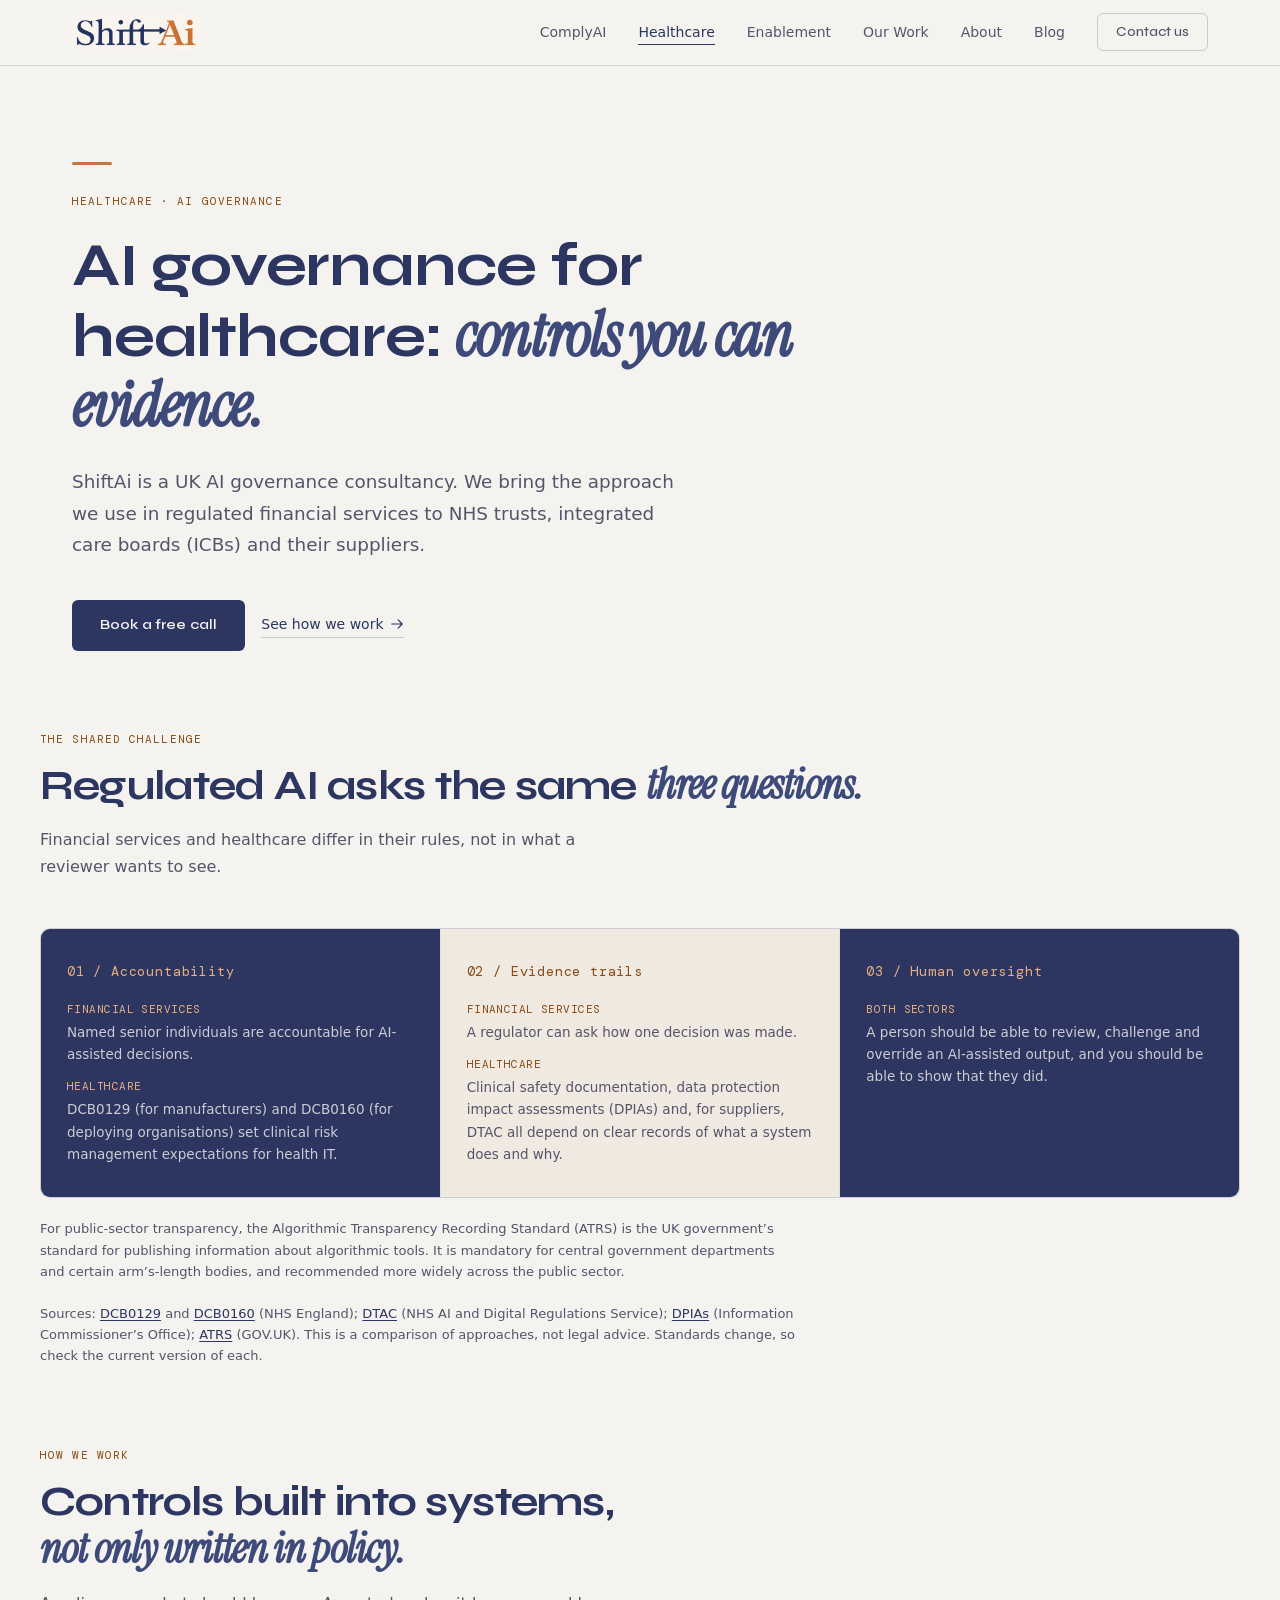
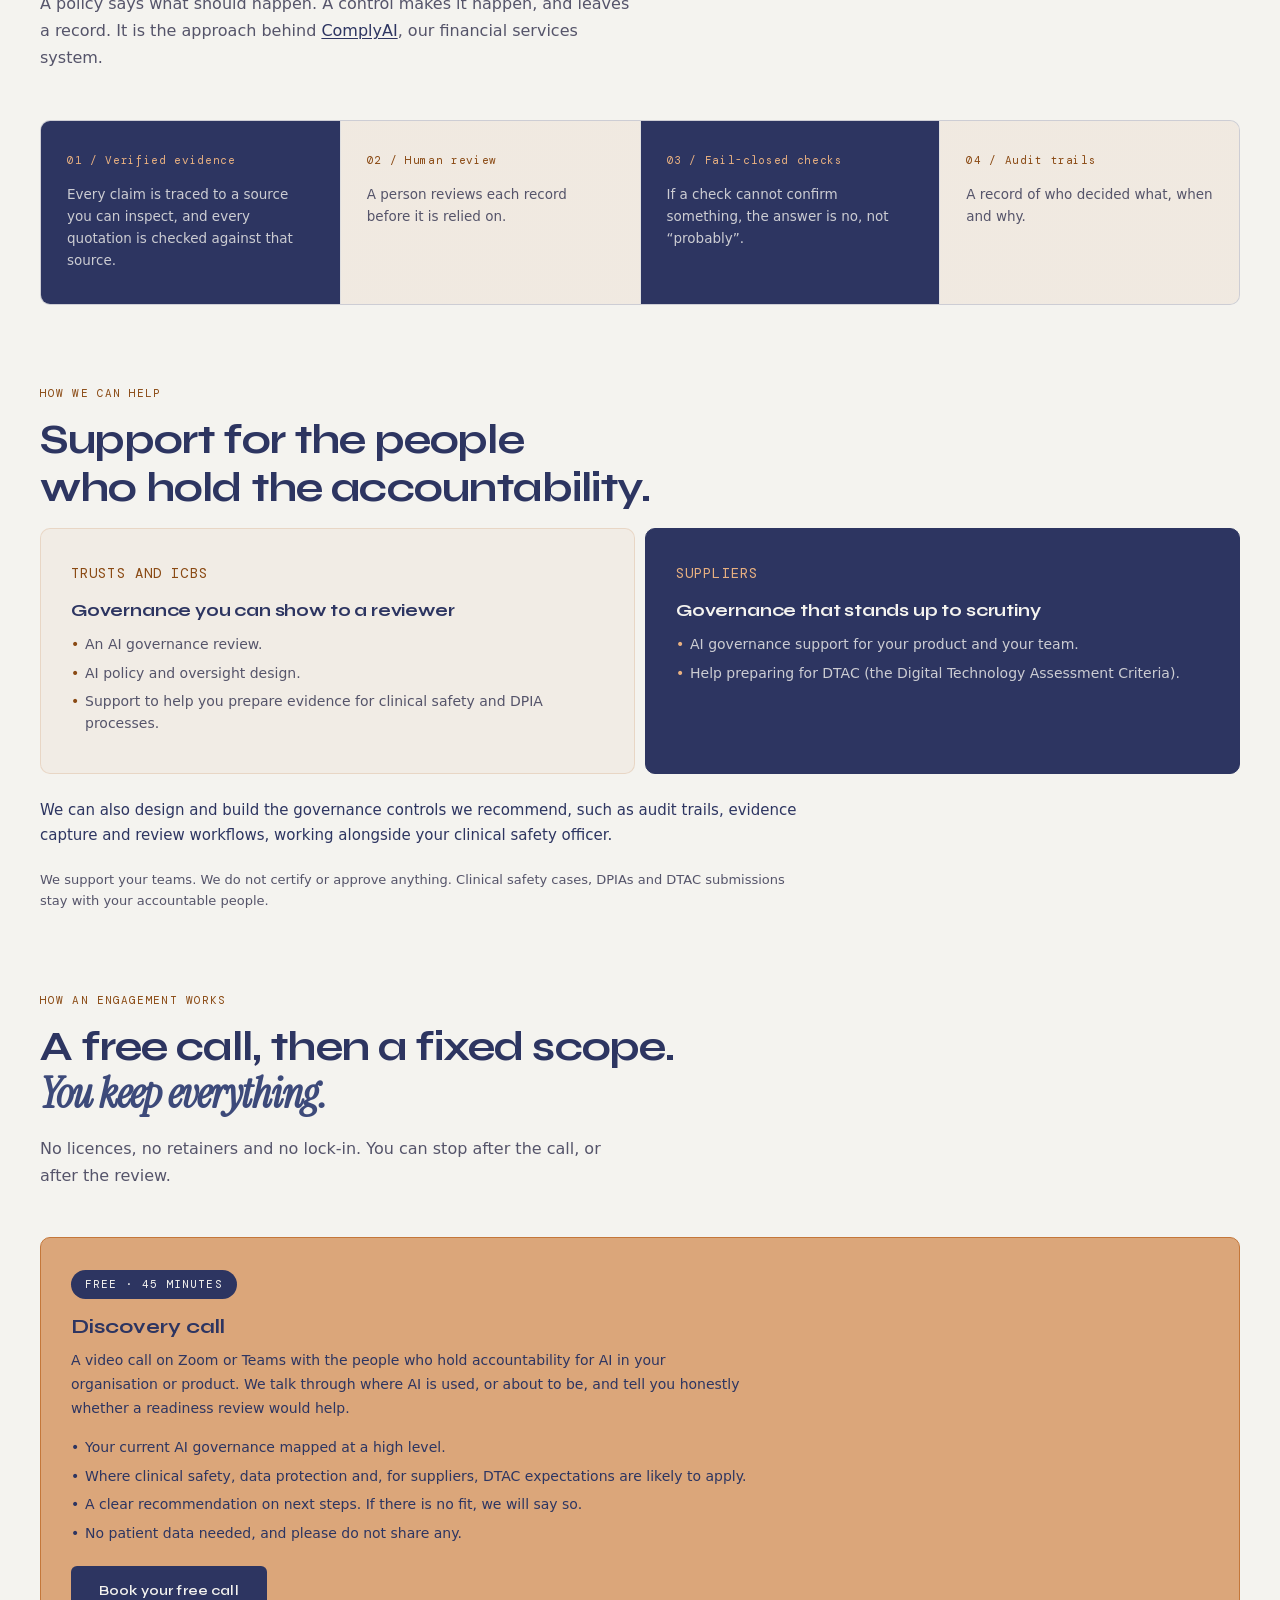
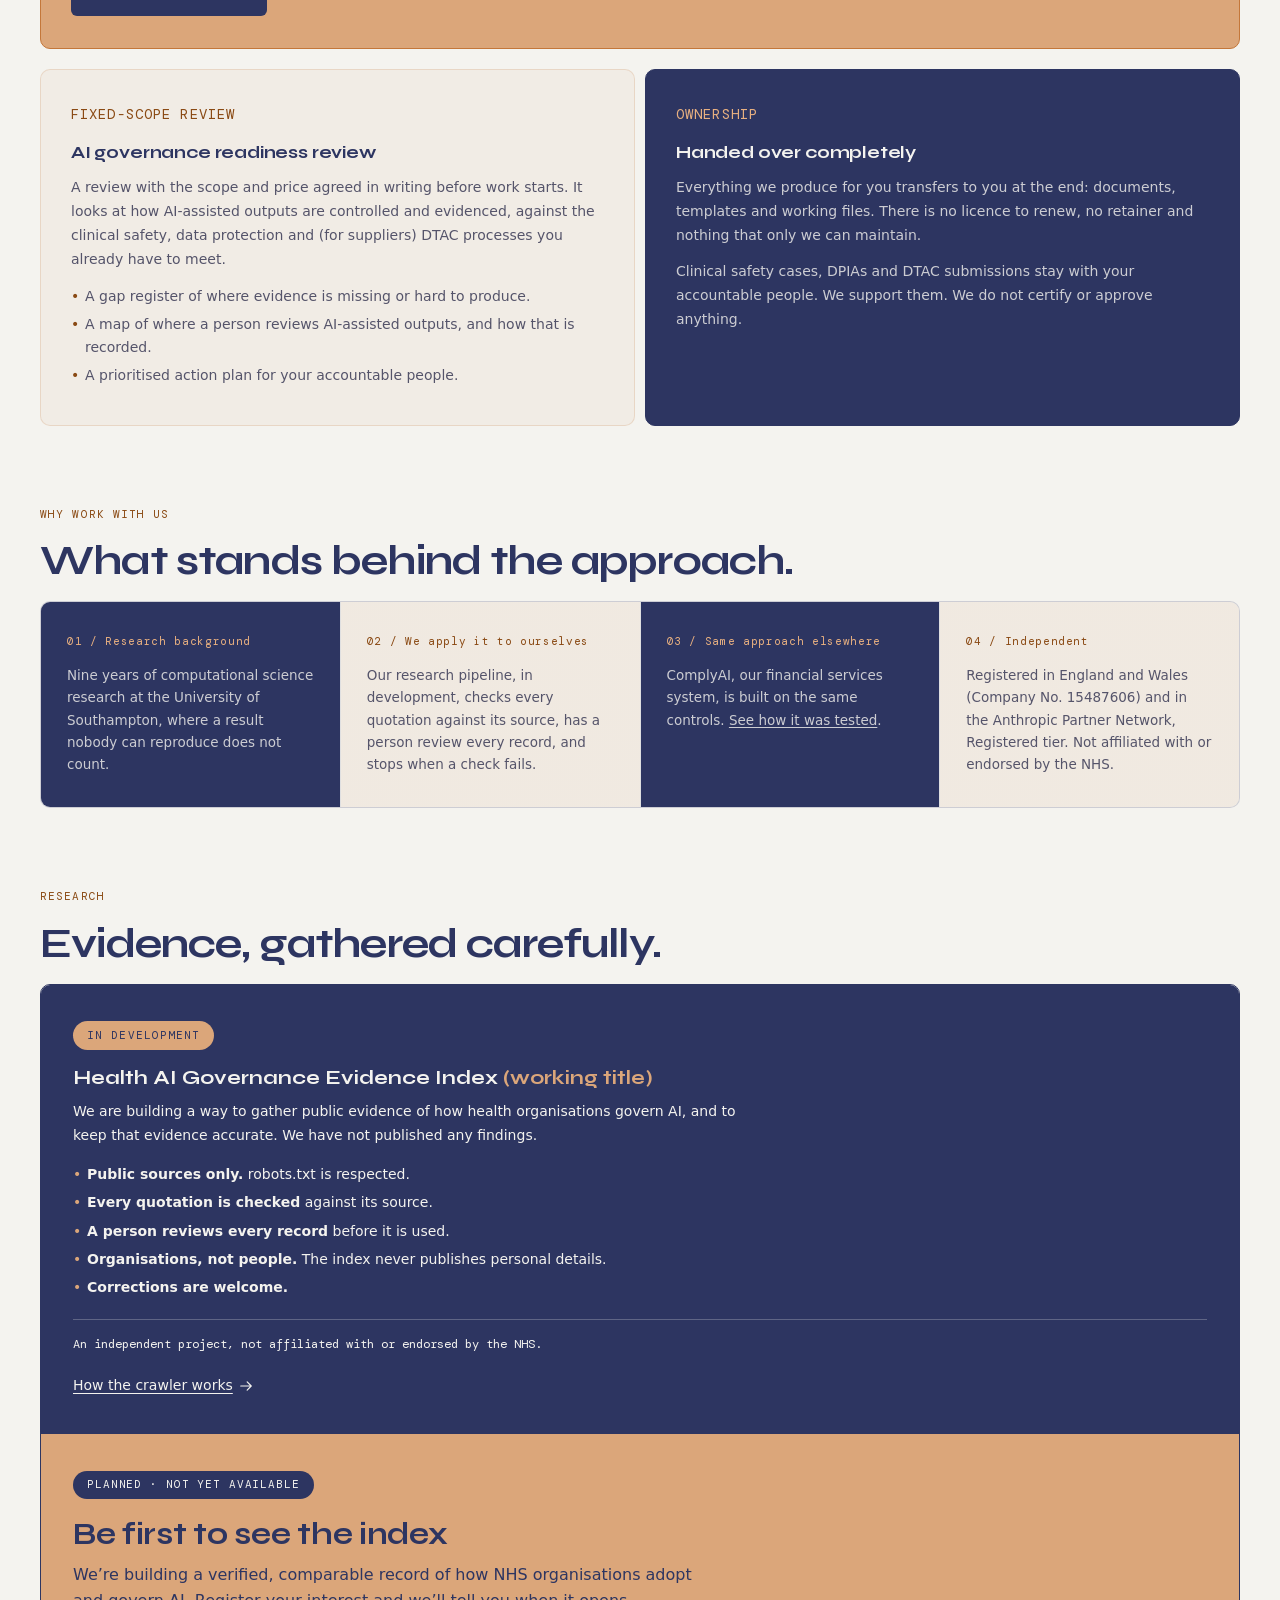
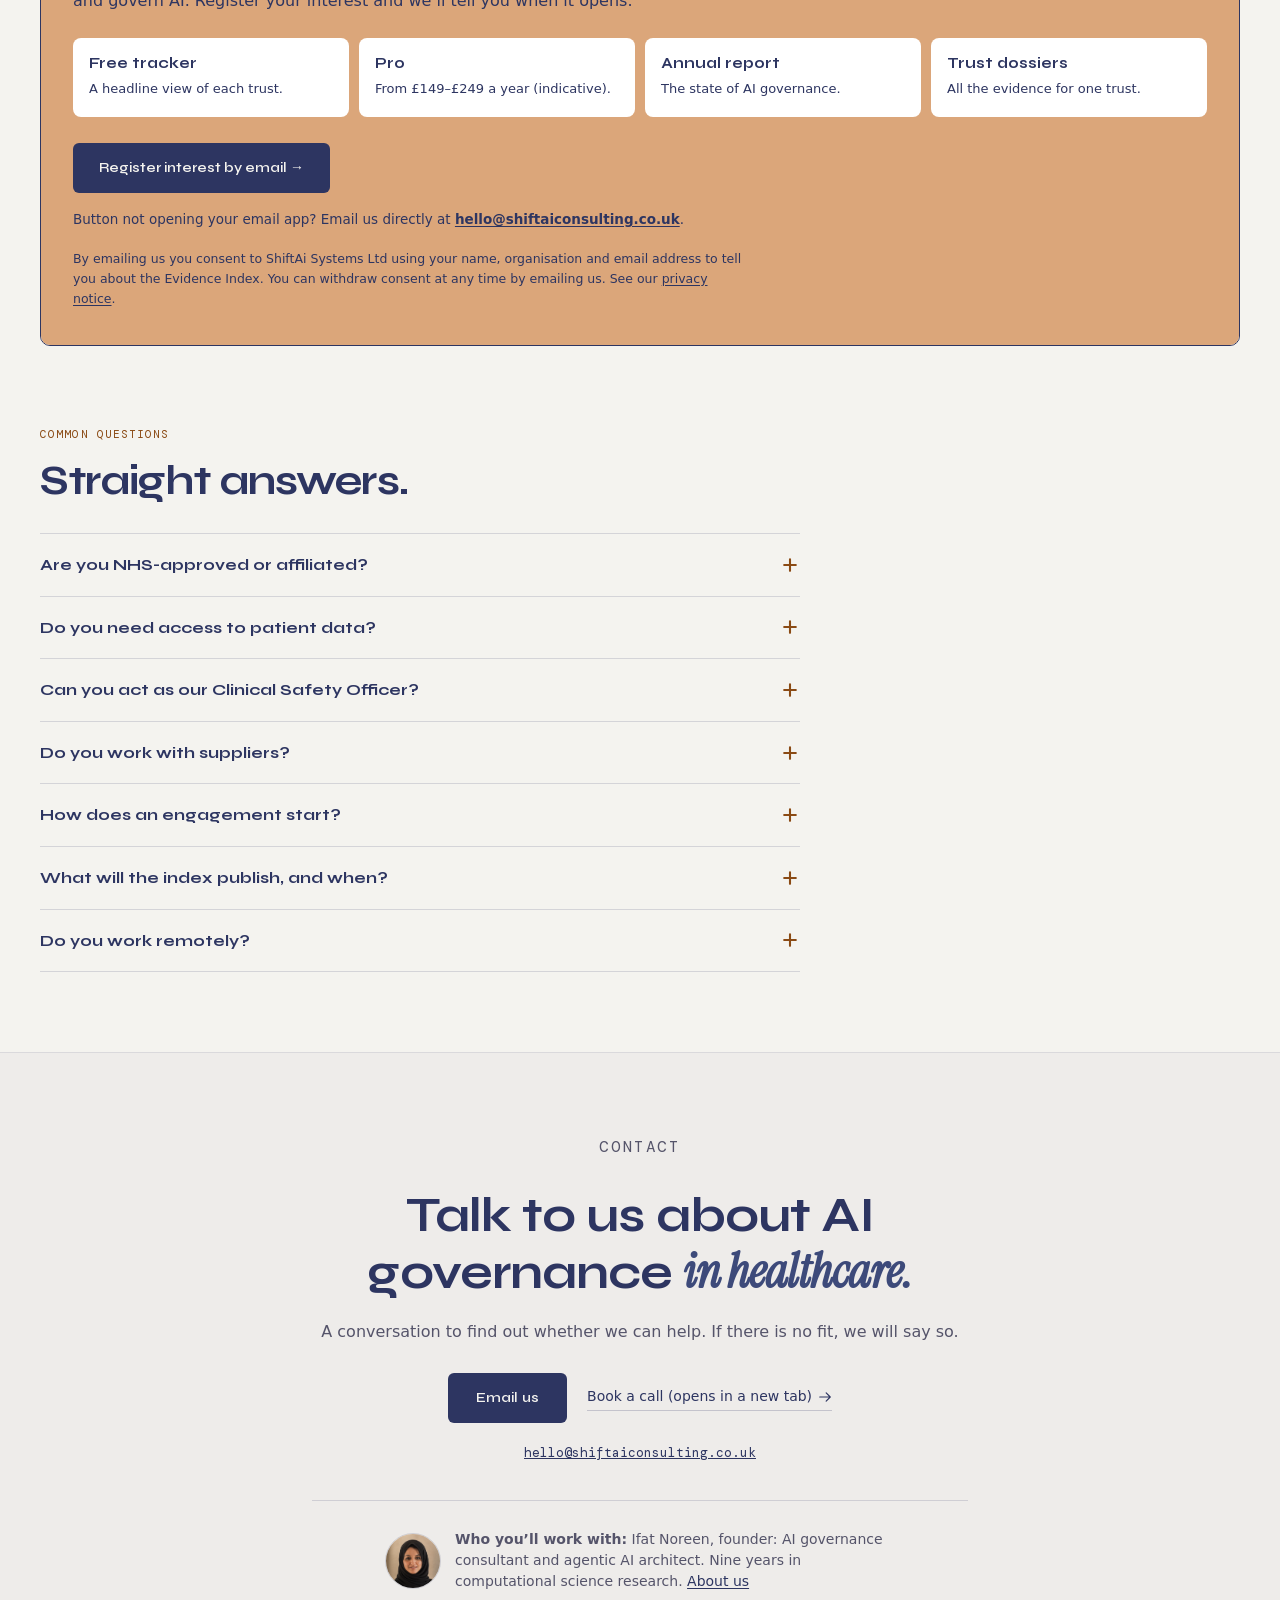
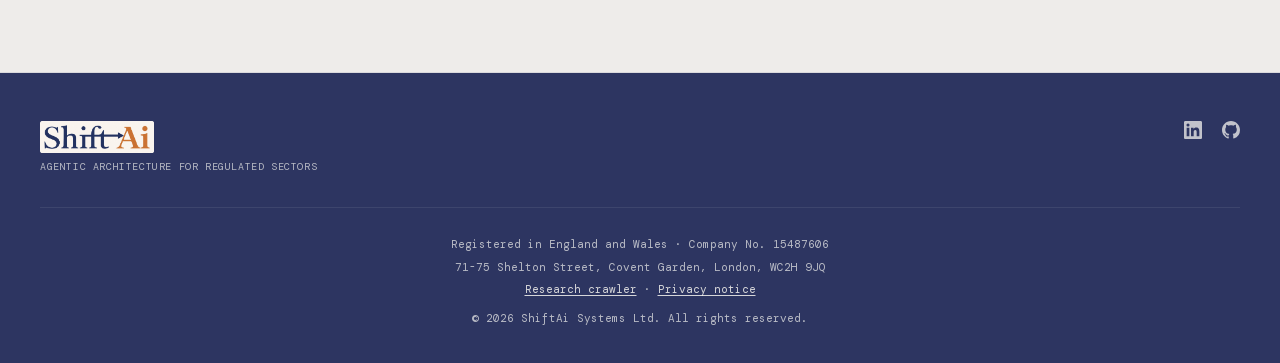
<file: healthcare.html>
<!DOCTYPE html>
<html lang="en-GB">
<head>
<meta charset="UTF-8">
<meta name="viewport" content="width=device-width, initial-scale=1.0">
<title>AI Governance for Healthcare | ShiftAi Systems Ltd</title>
<meta name="description" content="ShiftAi is a UK AI governance consultancy bringing its regulated-industry approach to NHS trusts, ICBs and suppliers: controls you can evidence.">
<meta name="author" content="Ifat Noreen, ShiftAi Systems Ltd">
<link rel="canonical" href="https://shiftaiconsulting.co.uk/healthcare.html">
<meta property="og:type" content="website">
<meta property="og:url" content="https://shiftaiconsulting.co.uk/healthcare.html">
<meta property="og:title" content="AI Governance for Healthcare | ShiftAi Systems Ltd">
<meta property="og:description" content="ShiftAi is a UK AI governance consultancy bringing its regulated-industry approach to NHS trusts, ICBs and suppliers: controls you can evidence.">
<meta property="og:image" content="https://shiftaiconsulting.co.uk/complyai-card.png">
<meta name="twitter:card" content="summary_large_image">
<meta name="twitter:title" content="AI Governance for Healthcare | ShiftAi Systems Ltd">
<meta name="twitter:description" content="ShiftAi is a UK AI governance consultancy bringing its regulated-industry approach to NHS trusts, ICBs and suppliers: controls you can evidence.">
<meta name="twitter:image" content="https://shiftaiconsulting.co.uk/complyai-card.png">
<link rel="stylesheet" href="fonts/fonts.css">
<style>
*{box-sizing:border-box;margin:0;padding:0}
:root{
  --bg:#f4f3ef;--bg2:#eeecea;--bg3:#e6e4df;--bg4:#dddbd5;
  --ink:#2d3561;--ink2:#3d4a7a;--ink3:#4a5a8a;
  --brass:#c4773a;--brass-bg:rgba(196,119,58,0.08);--brass-border:rgba(196,119,58,0.25);
  --muted:#5c5b72;--muted2:#5c5b72;
  --border:rgba(45,53,97,0.1);--border2:rgba(45,53,97,0.16);--border3:rgba(45,53,97,0.22);
  /* Accessible tones for small text (WCAG AA 4.5:1) on this page */
  --brass-text:#8a4a14;--brass-on-ink:#e8b080;--text:#55546a;--on-ink:rgba(244,243,239,0.8);
}
html{scroll-behavior:smooth}
body{background:var(--bg);color:var(--ink);font-family:'DM Sans','Segoe UI',system-ui,sans-serif;font-size:16px;line-height:1.6;-webkit-font-smoothing:antialiased}
h1,h2,h3,h4{font-family:'Syne',sans-serif;line-height:1.15}
.hidden{display:none}
.skip-link{position:absolute;left:-9999px;top:8px;background:var(--ink);color:var(--bg);padding:10px 16px;border-radius:6px;z-index:100;font-size:14px}
.skip-link:focus{left:8px}
a:focus-visible,button:focus-visible{outline:2px solid var(--ink);outline-offset:3px;border-radius:2px}
footer a:focus-visible{outline-color:var(--bg)}

/* Nav */
nav{position:sticky;top:0;z-index:50;background:rgba(244,243,239,0.92);backdrop-filter:blur(12px);border-bottom:1px solid var(--border2)}
.nav-inner{max-width:1200px;margin:0 auto;padding:0 32px;height:64px;display:flex;align-items:center;justify-content:space-between}
.nav-logo{text-decoration:none;display:flex;align-items:center}.nav-logo img{height:36px;width:auto}
.nav-links{display:flex;align-items:center;gap:32px}
.nav-links a{font-size:14px;font-weight:500;color:var(--text);text-decoration:none;transition:color 0.15s;position:relative}
.nav-links a::after{content:'';position:absolute;bottom:-2px;left:0;width:0;height:1px;background:var(--ink);transition:width 0.2s}
.nav-links a:hover,.nav-links a[aria-current="page"]{color:var(--ink)}
.nav-links a:hover::after,.nav-links a[aria-current="page"]::after{width:100%}
.nav-cta{font-size:13px;font-weight:600;color:var(--ink);border:1.5px solid var(--border3);border-radius:6px;padding:7px 18px;text-decoration:none;transition:all 0.15s;font-family:'Syne',sans-serif}
.nav-links a.nav-cta::after{display:none}
.nav-cta:hover{background:var(--ink);color:var(--bg);border-color:var(--ink)}
.hamburger{display:none;background:none;border:none;cursor:pointer;padding:4px;color:var(--ink)}
#mobile-menu{max-height:0;overflow:hidden;transition:max-height 0.3s ease,opacity 0.3s;opacity:0;border-top:1px solid var(--border);visibility:hidden}
#mobile-menu.open{max-height:400px;opacity:1;visibility:visible}
.mobile-links{padding:20px 32px;display:flex;flex-direction:column;gap:18px}
.mobile-links a{font-size:15px;font-weight:500;color:var(--text);text-decoration:none;transition:color 0.15s}
.mobile-links a:hover{color:var(--ink)}

/* Reveal */
.reveal{opacity:0;transform:translateY(24px);transition:opacity 0.6s ease,transform 0.6s ease}
.reveal.visible{opacity:1;transform:none}
.rd1{transition-delay:0.08s}.rd2{transition-delay:0.16s}.rd3{transition-delay:0.24s}.rd4{transition-delay:0.32s}
@keyframes fadeUp{from{opacity:0;transform:translateY(20px)}to{opacity:1;transform:none}}
.fu{animation:fadeUp 0.7s ease both}
.fu1{animation-delay:0.05s}.fu2{animation-delay:0.18s}.fu3{animation-delay:0.32s}.fu4{animation-delay:0.46s}
@media(prefers-reduced-motion:reduce){.reveal{opacity:1;transform:none;transition:none}.fu{animation:none}html{scroll-behavior:auto}}

/* Hero */
.hero{padding:96px 32px 80px;max-width:1200px;margin:0 auto;position:relative}
.hero-rule{width:40px;height:3px;background:var(--brass);border-radius:2px;margin-bottom:28px}
.hero-eyebrow,.section-eyebrow{font-family:'DM Mono',monospace;font-size:11px;color:var(--brass-text);letter-spacing:0.1em;text-transform:uppercase;margin-bottom:20px}
.hero h1{font-size:clamp(2.4rem,5vw,3.8rem);font-weight:700;color:var(--ink);letter-spacing:-0.02em;margin-bottom:24px;max-width:780px}
.hero h1 em,.section-heading em,.about-content h2 em,.cta-inner h2 em{font-style:italic;font-family:'Instrument Serif',serif;color:var(--ink2)}
.hero-sub{font-size:1.15rem;color:var(--text);max-width:620px;line-height:1.7;margin-bottom:40px}
.hero-actions{display:flex;align-items:center;gap:16px;flex-wrap:wrap}
.btn-primary{background:var(--ink);color:var(--bg);font-family:'Syne',sans-serif;font-size:14px;font-weight:600;padding:14px 28px;border-radius:6px;text-decoration:none;transition:background 0.15s,transform 0.15s;display:inline-block;letter-spacing:0.01em;cursor:pointer;border:none}
.btn-primary:hover{background:var(--ink2);transform:translateY(-1px)}
.btn-secondary{font-size:14px;font-weight:500;color:var(--ink);text-decoration:none;display:inline-flex;align-items:center;gap:6px;border-bottom:1px solid var(--border3);padding-bottom:2px;transition:border-color 0.15s,color 0.15s}
.btn-secondary:hover{color:var(--brass-text);border-color:var(--brass-text)}

/* Section shared */
.section{padding:80px 32px}
.section-inner{max-width:1200px;margin:0 auto}
.section-eyebrow{margin-bottom:14px}
.section-heading{font-size:clamp(1.8rem,3.5vw,2.6rem);font-weight:700;color:var(--ink);letter-spacing:-0.02em;margin-bottom:16px}
.section-sub{font-size:1rem;color:var(--text);max-width:600px;line-height:1.7;margin-bottom:48px}
.fine{font-size:13px;color:var(--text);line-height:1.65;max-width:760px;margin-top:20px}
.fine a,.prose a,.deploy-card a.inline{color:var(--ink);text-decoration:underline;text-underline-offset:2px}
.fine a:hover,.prose a:hover{color:var(--brass-text)}

/* Layer cards (credentials-card treatment) */
.layers-grid{display:grid;grid-template-columns:repeat(4,1fr);gap:1px;background:var(--border);border:1px solid var(--border);border-radius:10px;overflow:hidden}
.layers-grid.three{grid-template-columns:repeat(3,1fr)}
.layer-card{padding:32px 26px}
.layer-card.layer-ink{background:var(--ink)}
.layer-card.layer-brass{background-color:var(--bg);background-image:linear-gradient(rgba(196,119,58,0.08),rgba(196,119,58,0.08))}
.layer-num{font-family:'DM Mono',monospace;font-size:11px;letter-spacing:0.06em;margin-bottom:16px}
.layer-card.layer-ink .layer-num{color:var(--brass-on-ink)}
.layer-card.layer-brass .layer-num{color:var(--brass-text)}
.layer-card h3.layer-num{font-family:'DM Mono',monospace;font-size:11px;font-weight:400;line-height:normal;letter-spacing:0.06em;text-transform:none;margin-bottom:16px}
.layer-card h3{font-family:'Syne',sans-serif;font-weight:700;font-size:15px;line-height:1.3;margin-bottom:10px}
.layer-card.layer-ink h3{color:var(--bg)}
.layer-card.layer-brass h3{color:var(--ink)}
.layer-card p{font-size:13.5px;line-height:1.65}
.layer-card p+p{margin-top:12px}
.layer-card.layer-ink p{color:var(--on-ink)}
.layer-card.layer-brass p{color:var(--text)}
.layer-card .sector{font-family:'DM Mono',monospace;font-size:11px;letter-spacing:0.04em;text-transform:uppercase;display:block;margin-bottom:3px}
.layer-card.layer-ink .sector{color:var(--brass-on-ink)}
.layer-card.layer-brass .sector{color:var(--brass-text)}

/* Deploy cards */
.deploy-grid{display:grid;grid-template-columns:repeat(2,1fr);gap:10px}
.deploy-card{background:#fff;border:1px solid var(--border);border-radius:10px;padding:32px 30px;transition:border-color 0.2s,transform 0.2s;position:relative;overflow:hidden}
.deploy-card::before{content:'';position:absolute;top:0;left:0;right:0;height:3px;border-radius:10px 10px 0 0;opacity:0;transition:opacity 0.2s}
.deploy-card.brass-card{background:rgba(196,119,58,0.05);border-color:rgba(196,119,58,0.18)}
.deploy-card.ink{background:var(--ink);border-color:var(--ink)}
.deploy-card.brass-card::before{background:var(--brass)}
.deploy-card.ink::before{background:var(--ink)}
.deploy-card:hover{transform:translateY(-3px)}
.deploy-card.brass-card:hover{border-color:rgba(196,119,58,0.4)}
.deploy-card.ink:hover{border-color:rgba(45,53,97,0.4)}
.deploy-card:hover::before{opacity:1}
.deploy-label{font-family:'DM Mono',monospace;font-size:11px;letter-spacing:0.08em;text-transform:uppercase;margin-bottom:16px}
.deploy-card.brass-card .deploy-label{color:var(--brass-text)}
.deploy-card.ink .deploy-label{color:var(--brass-on-ink)}
.deploy-card.ink h3{color:var(--bg)}
.deploy-card.ink p{color:var(--on-ink)}
.deploy-card.ink .step-list li{color:var(--on-ink)}
.deploy-card.ink .step-list li::before{color:var(--brass-on-ink)}
.deploy-card.ink::before{background:var(--brass-on-ink)}
.deploy-card h3{font-size:1.1rem;font-weight:700;color:var(--ink);margin-bottom:12px;letter-spacing:-0.01em}
.deploy-card p{font-size:14px;color:var(--text);line-height:1.72}
@media(prefers-reduced-motion:reduce){.deploy-card:hover{transform:none}}

/* Index card: joined ink + brass halves */
.index-card{border-radius:10px;overflow:hidden;border:1px solid var(--ink)}
.index-top{background:var(--ink);color:#f4f3ef;padding:36px 32px}
.index-top p.index-badge{display:inline-block;font-family:'DM Mono',monospace;font-size:11px;letter-spacing:0.1em;background:#dba67a;color:#2d3561;border-radius:20px;padding:5px 14px;margin-bottom:16px}
.index-top h3{font-size:1.25rem;font-weight:700;color:#f4f3ef;margin-bottom:10px}
.index-top h3 .wt{color:#dba67a}
.index-top p{font-size:14px;color:#f4f3ef;line-height:1.72;margin-bottom:16px;max-width:680px}
.index-list{list-style:none;margin:0 0 20px;padding:0}
.index-list li{position:relative;padding-left:14px;font-size:14px;line-height:1.6;margin-bottom:6px;color:#f4f3ef}
.index-list li::before{content:'\2022';position:absolute;left:0;color:#dba67a}
.index-list strong{font-weight:600;color:#f4f3ef}
.index-top p.index-indep{font-family:'DM Mono',monospace;font-size:12px;border-top:1px solid rgba(244,243,239,0.25);padding-top:14px;margin:4px 0 18px;max-width:none}
.index-link{font-size:14px;font-weight:500;color:#f4f3ef;text-decoration:underline;text-underline-offset:3px;display:inline-flex;align-items:center;gap:6px}
.index-link:hover{color:#dba67a}
.index-link:focus-visible{outline:2px solid #f4f3ef;outline-offset:3px}
.index-bottom{background:#dba67a;color:var(--ink);padding:36px 32px}
.interest-badge{display:inline-block;font-family:'DM Mono',monospace;font-size:11px;letter-spacing:0.08em;text-transform:uppercase;background:#2d3561;color:#f4f3ef;padding:5px 14px;border-radius:20px;margin-bottom:18px}
.index-bottom h3{font-size:clamp(1.4rem,2.6vw,1.9rem);font-weight:700;color:var(--ink);margin-bottom:10px;letter-spacing:-0.01em}
.interest-lead{font-size:16px;color:var(--ink);line-height:1.65;max-width:640px;margin-bottom:24px}
.interest-options{list-style:none;display:grid;grid-template-columns:repeat(4,1fr);gap:10px;margin-bottom:26px;padding:0}
.interest-options li{background:#fff;border-radius:8px;padding:16px 16px 18px;display:flex;flex-direction:column;gap:6px}
.interest-options strong{font-family:'Syne',sans-serif;font-size:15px;font-weight:700;color:var(--ink);line-height:1.25}
.interest-options span{font-size:13px;line-height:1.5;color:var(--ink)}
.interest-btn{display:inline-block;background:var(--ink);color:#f4f3ef;font-family:'Syne',sans-serif;font-size:14px;font-weight:600;padding:14px 26px;border-radius:6px;text-decoration:none;transition:background 0.15s}
.interest-btn:hover{background:var(--ink2)}
.interest-btn:focus-visible{outline:2px solid var(--ink);outline-offset:3px}
.interest-consent{font-size:12.5px;line-height:1.6;color:var(--ink);margin-top:18px;max-width:680px}
.interest-consent a{color:var(--ink);text-decoration:underline;text-underline-offset:2px}
.interest-fallback{font-size:13.5px;line-height:1.6;color:var(--ink);margin-top:16px}
.interest-fallback a{color:var(--ink);font-weight:600;text-decoration:underline;text-underline-offset:2px}
@media(max-width:768px){.index-top,.index-bottom{padding:26px 20px}.interest-options{grid-template-columns:repeat(2,1fr)}.interest-btn{display:block;text-align:center}}

/* Research box */
/* Action block: warm brass, ink text */
.action-card{background:#dba67a;border:1px solid #c4773a;border-radius:10px;padding:32px 30px;color:var(--ink)}
.action-card p.action-badge{display:inline-block;font-family:'DM Mono',monospace;font-size:11px;letter-spacing:0.1em;background:#2d3561;color:#f4f3ef;border-radius:20px;padding:5px 14px;margin-bottom:16px;max-width:none}
.action-card h3{font-size:1.25rem;font-weight:700;color:var(--ink);margin-bottom:10px}
.action-card p{font-size:14px;color:var(--ink);line-height:1.72;margin-bottom:16px;max-width:680px}
.action-list{list-style:none;margin:0 0 22px;padding:0}
.action-list li{position:relative;padding-left:14px;font-size:14px;color:var(--ink);line-height:1.6;margin-bottom:6px}
.action-list li::before{content:'\2022';position:absolute;left:0;color:var(--ink)}
.step-list{list-style:none;margin-bottom:20px;padding:0}
.step-list li{position:relative;padding-left:14px;font-size:14px;color:var(--text);line-height:1.6;margin-bottom:6px}
.step-list li::before{content:'\2022';position:absolute;left:0;color:var(--brass-text)}
.step-list li strong,.prose strong{color:var(--ink);font-weight:600}
.disclaimer{font-family:'DM Mono',monospace;font-size:12px;color:var(--text);border-top:1px solid var(--border2);padding-top:14px;margin-top:4px;margin-bottom:18px;max-width:none}

/* Prose (crawler page) */
.prose{max-width:760px}
.prose h2{font-size:1.4rem;font-weight:700;color:var(--ink);letter-spacing:-0.01em;margin:44px 0 12px}
.prose p{font-size:15px;color:var(--text);line-height:1.75;margin-bottom:14px}
.prose code,.code-block{font-family:'DM Mono',monospace;font-size:13px;color:var(--ink);background:var(--bg2);border:1px solid var(--border2);border-radius:6px}
.prose code{padding:1px 6px;overflow-wrap:anywhere}
.code-block{display:block;padding:14px 16px;margin:6px 0 16px;white-space:pre-wrap;overflow-wrap:anywhere;line-height:1.6}
.prose .step-list{margin-bottom:16px}
.prose .step-list li{font-size:15px;margin-bottom:8px}

.help-build{font-size:15px;color:var(--ink);line-height:1.7;max-width:760px;margin-top:24px}

/* FAQ */
.faq-inner{max-width:1200px;margin:0 auto}
.faq-item{max-width:760px}
.faq-inner .section-heading{margin-bottom:28px}
.faq-item{border-bottom:1px solid var(--border2)}
.faq-item:first-of-type{border-top:1px solid var(--border2)}
.faq-item summary{list-style:none;cursor:pointer;display:flex;align-items:center;justify-content:space-between;gap:16px;padding:20px 0;font-family:'Syne',sans-serif;font-size:1rem;font-weight:700;color:var(--ink);line-height:1.35}
.faq-item summary::-webkit-details-marker{display:none}
.faq-indicator{flex-shrink:0;color:var(--brass-text);transition:transform 0.25s ease}
.faq-item[open] .faq-indicator{transform:rotate(45deg)}
.faq-answer{padding:0 0 22px;font-size:15px;color:var(--text);line-height:1.75;max-width:680px}
.faq-answer a{color:var(--ink);text-decoration:underline;text-underline-offset:2px}
.layer-card a{color:inherit;text-decoration:underline;text-underline-offset:2px}
.deploy-card p+p{margin-top:12px}

/* CTA */
.cta-section{background:var(--bg2);border-top:1px solid var(--border);border-bottom:1px solid var(--border)}
.cta-inner{max-width:720px;margin:0 auto;text-align:center;padding:80px 32px}
.cta-inner .section-eyebrow{display:block}
.cta-inner h2{font-size:clamp(2rem,4vw,3rem);font-weight:700;color:var(--ink);letter-spacing:-0.02em;margin-bottom:18px}
.cta-inner p{font-size:1rem;color:var(--text);line-height:1.7;margin-bottom:28px}
.cta-actions{display:flex;justify-content:center;align-items:center;gap:20px;flex-wrap:wrap}
.cta-email{font-family:'DM Mono',monospace;font-size:13px;color:var(--ink);margin-top:20px;display:block}
.cta-email a{color:var(--ink)}
.cta-email a:hover{color:var(--brass-text)}

/* Who you'll work with */
.who{display:flex;align-items:center;justify-content:center;gap:14px;text-align:left;margin-top:36px;padding-top:28px;border-top:1px solid var(--border2)}
.who img{width:56px;height:56px;border-radius:50%;object-fit:cover;object-position:50% 20%;border:1px solid var(--border2);flex-shrink:0}
.who p{font-size:14px;color:var(--text);line-height:1.5;margin:0;max-width:440px}
.who a{color:var(--ink);text-decoration:underline;text-underline-offset:2px;white-space:nowrap}

/* Footer */
footer{background:var(--ink);color:var(--on-ink);padding:48px 32px 36px}
.footer-inner{max-width:1200px;margin:0 auto}
.footer-top{display:flex;justify-content:space-between;align-items:flex-start;gap:32px;flex-wrap:wrap;padding-bottom:32px;border-bottom:1px solid rgba(255,255,255,0.08);margin-bottom:28px}
.footer-logo{margin-bottom:6px;display:flex;align-items:center}.footer-logo img{height:32px;width:auto}
.footer-tagline{font-family:'DM Mono',monospace;font-size:10px;letter-spacing:0.06em;text-transform:uppercase;color:rgba(244,243,239,0.7)}
.footer-links{display:flex;align-items:center;gap:20px}
.footer-link{color:rgba(244,243,239,0.75);transition:color 0.15s;display:flex;align-items:center}
.footer-link:hover{color:var(--bg)}
.footer-bottom{display:flex;flex-direction:column;align-items:center;gap:5px;text-align:center;font-family:'DM Mono',monospace;font-size:11px;color:rgba(244,243,239,0.7)}
.footer-bottom a{color:rgba(244,243,239,0.85);text-decoration:underline;text-underline-offset:2px}
.footer-bottom a:hover{color:var(--bg)}

/* Responsive */
@media(max-width:1024px) and (min-width:769px){.layers-grid{grid-template-columns:repeat(2,1fr)}.layers-grid.three{grid-template-columns:1fr}}
@media(max-width:768px){
  .nav-links{display:none}
  .nav-inner{padding:0 20px}
  .hamburger{display:block}
  .hero{padding:60px 20px 56px}
  .section{padding:56px 20px}
  .layers-grid,.layers-grid.three{grid-template-columns:1fr}
  .deploy-grid{grid-template-columns:1fr}
  .cta-inner{padding:56px 20px}
  .who{text-align:left;align-items:flex-start}
  .action-card{padding:26px 22px}
  footer{padding:40px 20px 32px}
}
</style>
<noscript><style>.reveal{opacity:1;transform:none}.fu{animation:none}</style></noscript>
<script type="application/ld+json">
{
  "@context": "https://schema.org",
  "@type": "FAQPage",
  "mainEntity": [
    {
      "@type": "Question",
      "name": "Are you NHS-approved or affiliated?",
      "acceptedAnswer": {
        "@type": "Answer",
        "text": "No. ShiftAi Systems Ltd is an independent company. We are not approved by, endorsed by or affiliated with the NHS, NHS England or any NHS organisation, and we do not certify or approve anything."
      }
    },
    {
      "@type": "Question",
      "name": "Do you need access to patient data?",
      "acceptedAnswer": {
        "@type": "Answer",
        "text": "No. We work from your policies, system documentation and process descriptions, and we will not ask for patient data. If an example would help, we will use one that contains no patient information."
      }
    },
    {
      "@type": "Question",
      "name": "Can you act as our Clinical Safety Officer?",
      "acceptedAnswer": {
        "@type": "Answer",
        "text": "No. DCB0129 and DCB0160 require a Clinical Safety Officer to be a suitably qualified and experienced clinician with current registration with an appropriate professional body, nominated by your top management. We support your Clinical Safety Officer by helping you prepare evidence and governance records. We do not sign off clinical safety cases."
      }
    },
    {
      "@type": "Question",
      "name": "Do you work with suppliers?",
      "acceptedAnswer": {
        "@type": "Answer",
        "text": "Yes. We support suppliers with AI governance for their product and their team, including preparation for DTAC. The submission, and every claim in it, stays with you."
      }
    },
    {
      "@type": "Question",
      "name": "How does an engagement start?",
      "acceptedAnswer": {
        "@type": "Answer",
        "text": "With a free 45-minute call. If a readiness review looks worthwhile, we agree a fixed scope in writing before any work begins. If it does not, we will say so."
      }
    },
    {
      "@type": "Question",
      "name": "What will the index publish, and when?",
      "acceptedAnswer": {
        "@type": "Answer",
        "text": "Nothing yet. We have not published any findings and have no publication date. Nothing will be published until each record has been checked against its source and reviewed by a person. Corrections and opt-out are covered on the research crawler page."
      }
    },
    {
      "@type": "Question",
      "name": "Do you work remotely?",
      "acceptedAnswer": {
        "@type": "Answer",
        "text": "Yes. We work remotely across the UK by video call, and can meet in person by arrangement."
      }
    }
  ]
}
</script>
</head>
<body>
<a class="skip-link" href="#main">Skip to main content</a>

<!-- Nav -->
<nav aria-label="Main">
  <div class="nav-inner">
    <a href="index.html" class="nav-logo"><img src="shiftai-logo.png" alt="ShiftAi Systems Ltd" /></a>
    <div class="nav-links">
      <a href="complyai.html">ComplyAI</a>
      <a href="healthcare.html" aria-current="page">Healthcare</a>
      <a href="enablement.html">Enablement</a>
      <a href="work.html">Our Work</a>
      <a href="index.html#about">About</a>
      <a href="blog.html">Blog</a>
      <a href="contact.html" class="nav-cta">Contact us</a>
    </div>
    <button id="hamburger" class="hamburger" aria-label="Toggle menu" aria-expanded="false" aria-controls="mobile-menu">
      <svg id="icon-open" width="22" height="22" fill="none" stroke="currentColor" viewBox="0 0 24 24" aria-hidden="true"><path stroke-linecap="round" stroke-linejoin="round" stroke-width="2" d="M4 6h16M4 12h16M4 18h16"/></svg>
      <svg id="icon-close" class="hidden" width="22" height="22" fill="none" stroke="currentColor" viewBox="0 0 24 24" aria-hidden="true"><path stroke-linecap="round" stroke-linejoin="round" stroke-width="2" d="M6 18L18 6M6 6l12 12"/></svg>
    </button>
  </div>
  <div id="mobile-menu">
    <div class="mobile-links">
      <a href="complyai.html" onclick="closeMenu()">ComplyAI</a>
      <a href="healthcare.html" aria-current="page" onclick="closeMenu()">Healthcare</a>
      <a href="enablement.html" onclick="closeMenu()">Enablement</a>
      <a href="work.html" onclick="closeMenu()">Our Work</a>
      <a href="index.html#about" onclick="closeMenu()">About</a>
      <a href="blog.html" onclick="closeMenu()">Blog</a>
      <a href="contact.html" onclick="closeMenu()">Contact us</a>
    </div>
  </div>
</nav>

<!-- Hero -->
<header>
  <div class="hero">
    <div class="hero-rule fu fu1"></div>
    <p class="hero-eyebrow fu fu1">Healthcare &middot; AI governance</p>
    <h1 class="fu fu2">AI governance for healthcare: <em>controls you can evidence.</em></h1>
    <p class="hero-sub fu fu3">ShiftAi is a UK AI governance consultancy. We bring the approach we use in regulated financial services to NHS trusts, integrated care boards (ICBs) and their suppliers.</p>
    <div class="hero-actions fu fu4">
      <a href="https://calendly.com/ifat-noreen/free-45-minute-discovery-call" target="_blank" rel="noopener" class="btn-primary" aria-label="Book a free call (opens in a new tab)">Book a free call</a>
      <a href="#how-we-work" class="btn-secondary">See how we work <svg width="14" height="14" fill="none" stroke="currentColor" viewBox="0 0 24 24" aria-hidden="true"><path stroke-linecap="round" stroke-linejoin="round" stroke-width="2" d="M14 5l7 7m0 0l-7 7m7-7H3"/></svg></a>
    </div>
  </div>
</header>

<main id="main">

<!-- Shared challenge -->
<section id="challenge" class="section" style="padding-top:0">
  <div class="section-inner">
    <div class="reveal">
      <p class="section-eyebrow">The shared challenge</p>
      <h2 class="section-heading">Regulated AI asks the same <em>three questions.</em></h2>
      <p class="section-sub">Financial services and healthcare differ in their rules, not in what a reviewer wants to see.</p>
    </div>
    <div class="layers-grid three reveal">
      <div class="layer-card layer-ink">
        <p class="layer-num">01 / Accountability</p>
        <p><span class="sector">Financial services</span>Named senior individuals are accountable for AI-assisted decisions.</p>
        <p><span class="sector">Healthcare</span>DCB0129 (for manufacturers) and DCB0160 (for deploying organisations) set clinical risk management expectations for health IT.</p>
      </div>
      <div class="layer-card layer-brass">
        <p class="layer-num">02 / Evidence trails</p>
        <p><span class="sector">Financial services</span>A regulator can ask how one decision was made.</p>
        <p><span class="sector">Healthcare</span>Clinical safety documentation, data protection impact assessments (DPIAs) and, for suppliers, DTAC all depend on clear records of what a system does and why.</p>
      </div>
      <div class="layer-card layer-ink">
        <p class="layer-num">03 / Human oversight</p>
        <p><span class="sector">Both sectors</span>A person should be able to review, challenge and override an AI-assisted output, and you should be able to show that they did.</p>
      </div>
    </div>
    <p class="fine">For public-sector transparency, the Algorithmic Transparency Recording Standard (ATRS) is the UK government&rsquo;s standard for publishing information about algorithmic tools. It is mandatory for central government departments and certain arm&rsquo;s-length bodies, and recommended more widely across the public sector.</p>
    <p class="fine">Sources: <a href="https://digital.nhs.uk/data-and-information/information-standards/governance/latest-activity/standards-and-collections/dcb0129-clinical-risk-management-its-application-in-the-manufacture-of-health-it-systems" target="_blank" rel="noopener">DCB0129</a> and <a href="https://digital.nhs.uk/data-and-information/information-standards/governance/latest-activity/standards-and-collections/dcb0160-clinical-risk-management-its-application-in-the-deployment-and-use-of-health-it-systems" target="_blank" rel="noopener">DCB0160</a> (NHS England); <a href="https://digitalregulations.innovation.nhs.uk/regulations-and-guidance-for-developers/all-developers-guidance/using-the-digital-technology-assessment-criteria-dtac/" target="_blank" rel="noopener">DTAC</a> (NHS AI and Digital Regulations Service); <a href="https://ico.org.uk/for-organisations/uk-gdpr-guidance-and-resources/accountability-and-governance/data-protection-impact-assessments-dpias/" target="_blank" rel="noopener">DPIAs</a> (Information Commissioner&rsquo;s Office); <a href="https://www.gov.uk/government/collections/algorithmic-transparency-recording-standard-hub" target="_blank" rel="noopener">ATRS</a> (GOV.UK). This is a comparison of approaches, not legal advice. Standards change, so check the current version of each.</p>
  </div>
</section>

<!-- How we work -->
<section id="how-we-work" class="section" style="padding-top:0">
  <div class="section-inner">
    <div class="reveal">
      <p class="section-eyebrow">How we work</p>
      <h2 class="section-heading">Controls built into systems,<br><em>not only written in policy.</em></h2>
      <p class="section-sub">A policy says what should happen. A control makes it happen, and leaves a record. It is the approach behind <a href="complyai.html" style="color:var(--ink);text-decoration:underline;text-underline-offset:2px">ComplyAI</a>, our financial services system.</p>
    </div>
    <div class="layers-grid reveal">
      <div class="layer-card layer-ink">
        <h3 class="layer-num">01 / Verified evidence</h3>
        <p>Every claim is traced to a source you can inspect, and every quotation is checked against that source.</p>
      </div>
      <div class="layer-card layer-brass">
        <h3 class="layer-num">02 / Human review</h3>
        <p>A person reviews each record before it is relied on.</p>
      </div>
      <div class="layer-card layer-ink">
        <h3 class="layer-num">03 / Fail-closed checks</h3>
        <p>If a check cannot confirm something, the answer is no, not &ldquo;probably&rdquo;.</p>
      </div>
      <div class="layer-card layer-brass">
        <h3 class="layer-num">04 / Audit trails</h3>
        <p>A record of who decided what, when and why.</p>
      </div>
    </div>
  </div>
</section>

<!-- How we can help -->
<section id="help" class="section" style="padding-top:0">
  <div class="section-inner">
    <div class="reveal">
      <p class="section-eyebrow">How we can help</p>
      <h2 class="section-heading">Support for the people<br>who hold the accountability.</h2>
    </div>
    <div class="deploy-grid">
      <div class="deploy-card brass-card reveal rd1">
        <p class="deploy-label">Trusts and ICBs</p>
        <h3>Governance you can show to a reviewer</h3>
        <ul class="step-list" style="margin-bottom:0">
          <li>An AI governance review.</li>
          <li>AI policy and oversight design.</li>
          <li>Support to help you prepare evidence for clinical safety and DPIA processes.</li>
        </ul>
      </div>
      <div class="deploy-card ink reveal rd2">
        <p class="deploy-label">Suppliers</p>
        <h3>Governance that stands up to scrutiny</h3>
        <ul class="step-list" style="margin-bottom:0">
          <li>AI governance support for your product and your team.</li>
          <li>Help preparing for DTAC (the Digital Technology Assessment Criteria).</li>
        </ul>
      </div>
    </div>
    <p class="help-build">We can also design and build the governance controls we recommend, such as audit trails, evidence capture and review workflows, working alongside your clinical safety officer.</p>
    <p class="fine">We support your teams. We do not certify or approve anything. Clinical safety cases, DPIAs and DTAC submissions stay with your accountable people.</p>
  </div>
</section>

<!-- Engagement model -->
<section id="engagement" class="section" style="padding-top:0">
  <div class="section-inner">
    <div class="reveal">
      <p class="section-eyebrow">How an engagement works</p>
      <h2 class="section-heading">A free call, then a fixed scope.<br><em>You keep everything.</em></h2>
      <p class="section-sub">No licences, no retainers and no lock-in. You can stop after the call, or after the review.</p>
    </div>
    <div class="action-card reveal">
      <p class="action-badge">FREE &middot; 45 MINUTES</p>
      <h3>Discovery call</h3>
      <p>A video call on Zoom or Teams with the people who hold accountability for AI in your organisation or product. We talk through where AI is used, or about to be, and tell you honestly whether a readiness review would help.</p>
      <ul class="action-list">
        <li>Your current AI governance mapped at a high level.</li>
        <li>Where clinical safety, data protection and, for suppliers, DTAC expectations are likely to apply.</li>
        <li>A clear recommendation on next steps. If there is no fit, we will say so.</li>
        <li>No patient data needed, and please do not share any.</li>
      </ul>
      <a href="https://calendly.com/ifat-noreen/free-45-minute-discovery-call" target="_blank" rel="noopener" class="btn-primary" aria-label="Book your free call (opens in a new tab)">Book your free call</a>
    </div>
    <div class="deploy-grid" style="margin-top:20px">
      <div class="deploy-card brass-card reveal rd1">
        <p class="deploy-label">Fixed-scope review</p>
        <h3>AI governance readiness review</h3>
        <p>A review with the scope and price agreed in writing before work starts. It looks at how AI-assisted outputs are controlled and evidenced, against the clinical safety, data protection and (for suppliers) DTAC processes you already have to meet.</p>
        <ul class="step-list" style="margin:14px 0 0">
          <li>A gap register of where evidence is missing or hard to produce.</li>
          <li>A map of where a person reviews AI-assisted outputs, and how that is recorded.</li>
          <li>A prioritised action plan for your accountable people.</li>
        </ul>
      </div>
      <div class="deploy-card ink reveal rd2">
        <p class="deploy-label">Ownership</p>
        <h3>Handed over completely</h3>
        <p>Everything we produce for you transfers to you at the end: documents, templates and working files. There is no licence to renew, no retainer and nothing that only we can maintain.</p>
        <p style="margin-top:12px">Clinical safety cases, DPIAs and DTAC submissions stay with your accountable people. We support them. We do not certify or approve anything.</p>
      </div>
    </div>
  </div>
</section>

<!-- Credibility -->
<section id="credibility" class="section" style="padding-top:0">
  <div class="section-inner">
    <div class="reveal">
      <p class="section-eyebrow">Why work with us</p>
      <h2 class="section-heading">What stands behind the approach.</h2>
    </div>
    <div class="layers-grid reveal">
      <div class="layer-card layer-ink">
        <h3 class="layer-num">01 / Research background</h3>
        <p>Nine years of computational science research at the University of Southampton, where a result nobody can reproduce does not count.</p>
      </div>
      <div class="layer-card layer-brass">
        <h3 class="layer-num">02 / We apply it to ourselves</h3>
        <p>Our research pipeline, in development, checks every quotation against its source, has a person review every record, and stops when a check fails.</p>
      </div>
      <div class="layer-card layer-ink">
        <h3 class="layer-num">03 / Same approach elsewhere</h3>
        <p>ComplyAI, our financial services system, is built on the same controls. <a href="complyai.html#proven">See how it was tested</a>.</p>
      </div>
      <div class="layer-card layer-brass">
        <h3 class="layer-num">04 / Independent</h3>
        <p>Registered in England and Wales (Company No. 15487606) and in the Anthropic Partner Network, Registered tier. Not affiliated with or endorsed by the NHS.</p>
      </div>
    </div>
  </div>
</section>

<!-- Research -->
<section id="research" class="section" style="padding-top:0">
  <div class="section-inner">
    <div class="reveal">
      <p class="section-eyebrow">Research</p>
      <h2 class="section-heading">Evidence, gathered carefully.</h2>
    </div>
    <div class="index-card reveal">
    <div class="index-top">
      <p class="index-badge">IN DEVELOPMENT</p>
      <h3>Health AI Governance Evidence Index <span class="wt">(working title)</span></h3>
      <p>We are building a way to gather public evidence of how health organisations govern AI, and to keep that evidence accurate. We have not published any findings.</p>
      <ul class="index-list">
        <li><strong>Public sources only.</strong> robots.txt is respected.</li>
        <li><strong>Every quotation is checked</strong> against its source.</li>
        <li><strong>A person reviews every record</strong> before it is used.</li>
        <li><strong>Organisations, not people.</strong> The index never publishes personal details.</li>
        <li><strong>Corrections are welcome.</strong></li>
      </ul>
      <p class="index-indep">An independent project, not affiliated with or endorsed by the NHS.</p>
      <a href="research-crawler.html" class="index-link">How the crawler works <svg width="14" height="14" fill="none" stroke="currentColor" viewBox="0 0 24 24" aria-hidden="true"><path stroke-linecap="round" stroke-linejoin="round" stroke-width="2" d="M14 5l7 7m0 0l-7 7m7-7H3"/></svg></a>
    </div>
    <div class="index-bottom">
      <p class="interest-badge">PLANNED &middot; NOT YET AVAILABLE</p>
      <h3>Be first to see the index</h3>
      <p class="interest-lead">We&rsquo;re building a verified, comparable record of how NHS organisations adopt and govern AI. Register your interest and we&rsquo;ll tell you when it opens.</p>
      <ul class="interest-options">
        <li><strong>Free tracker</strong><span>A headline view of each trust.</span></li>
        <li><strong>Pro</strong><span>From &pound;149&ndash;&pound;249 a year (indicative).</span></li>
        <li><strong>Annual report</strong><span>The state of AI governance.</span></li>
        <li><strong>Trust dossiers</strong><span>All the evidence for one trust.</span></li>
      </ul>
      <a class="interest-btn" href="mailto:hello@shiftaiconsulting.co.uk?subject=Evidence%20Index%20interest&amp;body=Name%3A%0AOrganisation%3A%0AInterested%20in%3A%20(free%20tracker%2C%20Pro%2C%20annual%20report%2C%20trust%20dossiers)%0A%0AI%20consent%20to%20ShiftAi%20Systems%20Ltd%20using%20my%20name%2C%20organisation%20and%20email%20address%20to%20tell%20me%20about%20the%20Evidence%20Index.">Register interest by email <span aria-hidden="true">&rarr;</span></a>
      <p class="interest-fallback">Button not opening your email app? Email us directly at <a href="mailto:hello@shiftaiconsulting.co.uk">hello@shiftaiconsulting.co.uk</a>.</p>
      <p class="interest-consent">By emailing us you consent to ShiftAi Systems Ltd using your name, organisation and email address to tell you about the Evidence Index. You can withdraw consent at any time by emailing us. See our <a href="privacy.html">privacy notice</a>.</p>
    </div>
    </div>
  </div>
</section>

<!-- FAQ -->
<section id="faq" class="section" style="padding-top:0">
  <div class="faq-inner">
    <div class="reveal">
      <p class="section-eyebrow">Common questions</p>
      <h2 class="section-heading">Straight answers.</h2>
    </div>
    <details class="faq-item reveal">
      <summary>Are you NHS-approved or affiliated?<svg class="faq-indicator" width="20" height="20" fill="none" stroke="currentColor" viewBox="0 0 24 24" aria-hidden="true"><path stroke-linecap="round" stroke-linejoin="round" stroke-width="2.5" d="M12 5v14M5 12h14"/></svg></summary>
      <div class="faq-answer">No. ShiftAi Systems Ltd is an independent company. We are not approved by, endorsed by or affiliated with the NHS, NHS England or any NHS organisation, and we do not certify or approve anything.</div>
    </details>
    <details class="faq-item reveal">
      <summary>Do you need access to patient data?<svg class="faq-indicator" width="20" height="20" fill="none" stroke="currentColor" viewBox="0 0 24 24" aria-hidden="true"><path stroke-linecap="round" stroke-linejoin="round" stroke-width="2.5" d="M12 5v14M5 12h14"/></svg></summary>
      <div class="faq-answer">No. We work from your policies, system documentation and process descriptions, and we will not ask for patient data. If an example would help, we will use one that contains no patient information.</div>
    </details>
    <details class="faq-item reveal">
      <summary>Can you act as our Clinical Safety Officer?<svg class="faq-indicator" width="20" height="20" fill="none" stroke="currentColor" viewBox="0 0 24 24" aria-hidden="true"><path stroke-linecap="round" stroke-linejoin="round" stroke-width="2.5" d="M12 5v14M5 12h14"/></svg></summary>
      <div class="faq-answer">No. DCB0129 and DCB0160 require a Clinical Safety Officer to be a suitably qualified and experienced clinician with current registration with an appropriate professional body, nominated by your top management. We support your Clinical Safety Officer by helping you prepare evidence and governance records. We do not sign off clinical safety cases.</div>
    </details>
    <details class="faq-item reveal">
      <summary>Do you work with suppliers?<svg class="faq-indicator" width="20" height="20" fill="none" stroke="currentColor" viewBox="0 0 24 24" aria-hidden="true"><path stroke-linecap="round" stroke-linejoin="round" stroke-width="2.5" d="M12 5v14M5 12h14"/></svg></summary>
      <div class="faq-answer">Yes. We support suppliers with AI governance for their product and their team, including preparation for DTAC. The submission, and every claim in it, stays with you.</div>
    </details>
    <details class="faq-item reveal">
      <summary>How does an engagement start?<svg class="faq-indicator" width="20" height="20" fill="none" stroke="currentColor" viewBox="0 0 24 24" aria-hidden="true"><path stroke-linecap="round" stroke-linejoin="round" stroke-width="2.5" d="M12 5v14M5 12h14"/></svg></summary>
      <div class="faq-answer">With a free 45-minute call. If a readiness review looks worthwhile, we agree a fixed scope in writing before any work begins. If it does not, we will say so.</div>
    </details>
    <details class="faq-item reveal">
      <summary>What will the index publish, and when?<svg class="faq-indicator" width="20" height="20" fill="none" stroke="currentColor" viewBox="0 0 24 24" aria-hidden="true"><path stroke-linecap="round" stroke-linejoin="round" stroke-width="2.5" d="M12 5v14M5 12h14"/></svg></summary>
      <div class="faq-answer">Nothing yet. We have not published any findings and have no publication date. Nothing will be published until each record has been checked against its source and reviewed by a person. Corrections and opt-out are covered on the <a href="research-crawler.html">research crawler page</a>.</div>
    </details>
    <details class="faq-item reveal">
      <summary>Do you work remotely?<svg class="faq-indicator" width="20" height="20" fill="none" stroke="currentColor" viewBox="0 0 24 24" aria-hidden="true"><path stroke-linecap="round" stroke-linejoin="round" stroke-width="2.5" d="M12 5v14M5 12h14"/></svg></summary>
      <div class="faq-answer">Yes. We work remotely across the UK by video call, and can meet in person by arrangement.</div>
    </details>
  </div>
</section>

</main>

<!-- Contact -->
<section id="contact" class="cta-section" aria-labelledby="contact-heading">
  <div class="cta-inner reveal">
    <p class="section-eyebrow">Contact</p>
    <h2 id="contact-heading">Talk to us about AI governance <em>in healthcare.</em></h2>
    <p>A conversation to find out whether we can help. If there is no fit, we will say so.</p>
    <div class="cta-actions">
      <a href="mailto:hello@shiftaiconsulting.co.uk?subject=Healthcare%20AI%20governance%20enquiry" class="btn-primary">Email us</a>
      <a href="https://calendly.com/ifat-noreen/free-45-minute-discovery-call" target="_blank" rel="noopener" class="btn-secondary">Book a call (opens in a new tab) <svg width="14" height="14" fill="none" stroke="currentColor" viewBox="0 0 24 24" aria-hidden="true"><path stroke-linecap="round" stroke-linejoin="round" stroke-width="2" d="M14 5l7 7m0 0l-7 7m7-7H3"/></svg></a>
    </div>
    <span class="cta-email"><a href="mailto:hello@shiftaiconsulting.co.uk">hello@shiftaiconsulting.co.uk</a></span>
    <div class="who">
      <img src="headshot.png" width="56" height="56" alt="Ifat Noreen, founder of ShiftAi Systems Ltd">
      <p><strong>Who you&rsquo;ll work with:</strong> Ifat Noreen, founder: AI governance consultant and agentic AI architect. Nine years in computational science research. <a href="index.html#about">About us</a></p>
    </div>
  </div>
</section>

<footer>
  <div class="footer-inner">
    <div class="footer-top">
      <div>
        <div class="footer-logo"><img src="shiftai-logo.png" alt="ShiftAi Systems Ltd" /></div>
        <div class="footer-tagline">Agentic Architecture for Regulated Sectors</div>
      </div>
      <div class="footer-links">
        <a href="https://www.linkedin.com/in/ifat-noreen" target="_blank" rel="noopener" aria-label="LinkedIn (opens in a new tab)" class="footer-link">
          <svg width="18" height="18" fill="currentColor" viewBox="0 0 24 24" aria-hidden="true"><path d="M20.447 20.452h-3.554v-5.569c0-1.328-.027-3.037-1.852-3.037-1.853 0-2.136 1.445-2.136 2.939v5.667H9.351V9h3.414v1.561h.046c.477-.9 1.637-1.85 3.37-1.85 3.601 0 4.267 2.37 4.267 5.455v6.286zM5.337 7.433a2.062 2.062 0 01-2.063-2.065 2.064 2.064 0 112.063 2.065zm1.782 13.019H3.555V9h3.564v11.452zM22.225 0H1.771C.792 0 0 .774 0 1.729v20.542C0 23.227.792 24 1.771 24h20.451C23.2 24 24 23.227 24 22.271V1.729C24 .774 23.2 0 22.222 0h.003z"/></svg>
        </a>
        <a href="https://github.com/TechIfat" target="_blank" rel="noopener" aria-label="GitHub (opens in a new tab)" class="footer-link">
          <svg width="18" height="18" fill="currentColor" viewBox="0 0 24 24" aria-hidden="true"><path d="M12 0C5.37 0 0 5.37 0 12c0 5.31 3.435 9.795 8.205 11.385.6.105.825-.255.825-.57 0-.285-.015-1.23-.015-2.235-3.015.555-3.795-.735-4.035-1.41-.135-.345-.72-1.41-1.23-1.695-.42-.225-1.02-.78-.015-.795.945-.015 1.62.87 1.845 1.23 1.08 1.815 2.805 1.305 3.495.99.105-.78.42-1.305.765-1.605-2.67-.3-5.46-1.335-5.46-5.925 0-1.305.465-2.385 1.23-3.225-.12-.3-.54-1.53.12-3.18 0 0 1.005-.315 3.3 1.23.96-.27 1.98-.405 3-.405s2.04.135 3 .405c2.295-1.56 3.3-1.23 3.3-1.23.66 1.65.24 2.88.12 3.18.765.84 1.23 1.905 1.23 3.225 0 4.605-2.805 5.625-5.475 5.925.435.375.81 1.095.81 2.22 0 1.605-.015 2.895-.015 3.3 0 .315.225.69.825.57A12.02 12.02 0 0024 12c0-6.63-5.37-12-12-12z"/></svg>
        </a>
      </div>
    </div>
    <div class="footer-bottom">
      <p>Registered in England and Wales &middot; Company No. 15487606</p>
      <p>71-75 Shelton Street, Covent Garden, London, WC2H 9JQ</p>
            <p><a href="research-crawler.html">Research crawler</a> &middot; <a href="privacy.html">Privacy notice</a></p>
      <p style="margin-top:6px">&copy; 2026 ShiftAi Systems Ltd. All rights reserved.</p>
    </div>
  </div>
</footer>

<script>
// Mobile Menu Logic
const hamburger=document.getElementById('hamburger'),mobileMenu=document.getElementById('mobile-menu'),iconOpen=document.getElementById('icon-open'),iconClose=document.getElementById('icon-close');
hamburger.addEventListener('click',()=>{const o=mobileMenu.classList.toggle('open');iconOpen.classList.toggle('hidden',o);iconClose.classList.toggle('hidden',!o);hamburger.setAttribute('aria-expanded',o);});
function closeMenu(){mobileMenu.classList.remove('open');iconOpen.classList.remove('hidden');iconClose.classList.add('hidden');hamburger.setAttribute('aria-expanded','false');}

// Reveal Animation Logic
const obs=new IntersectionObserver(entries=>entries.forEach(e=>{if(e.isIntersecting){e.target.classList.add('visible');obs.unobserve(e.target);}}),{threshold:0.1});
document.querySelectorAll('.reveal').forEach(el=>obs.observe(el));
</script>
</body>
</html>
</file>
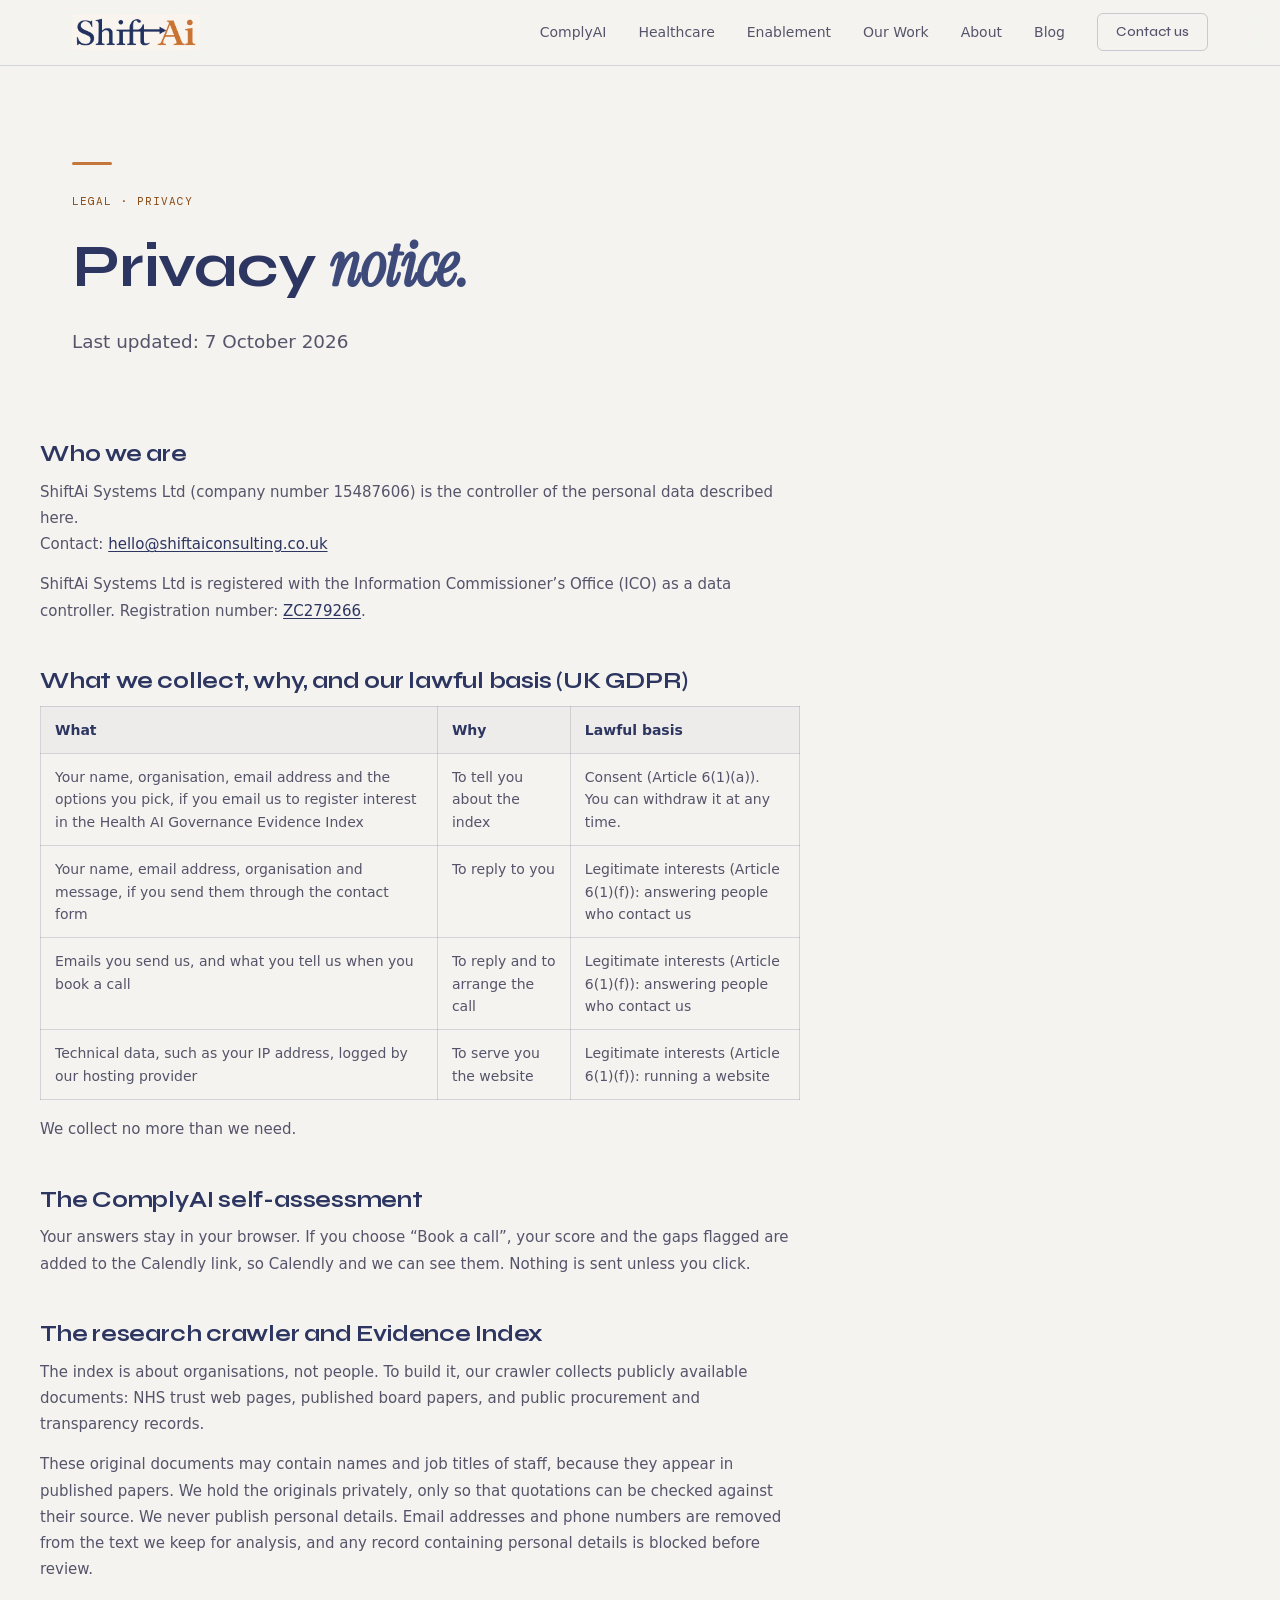
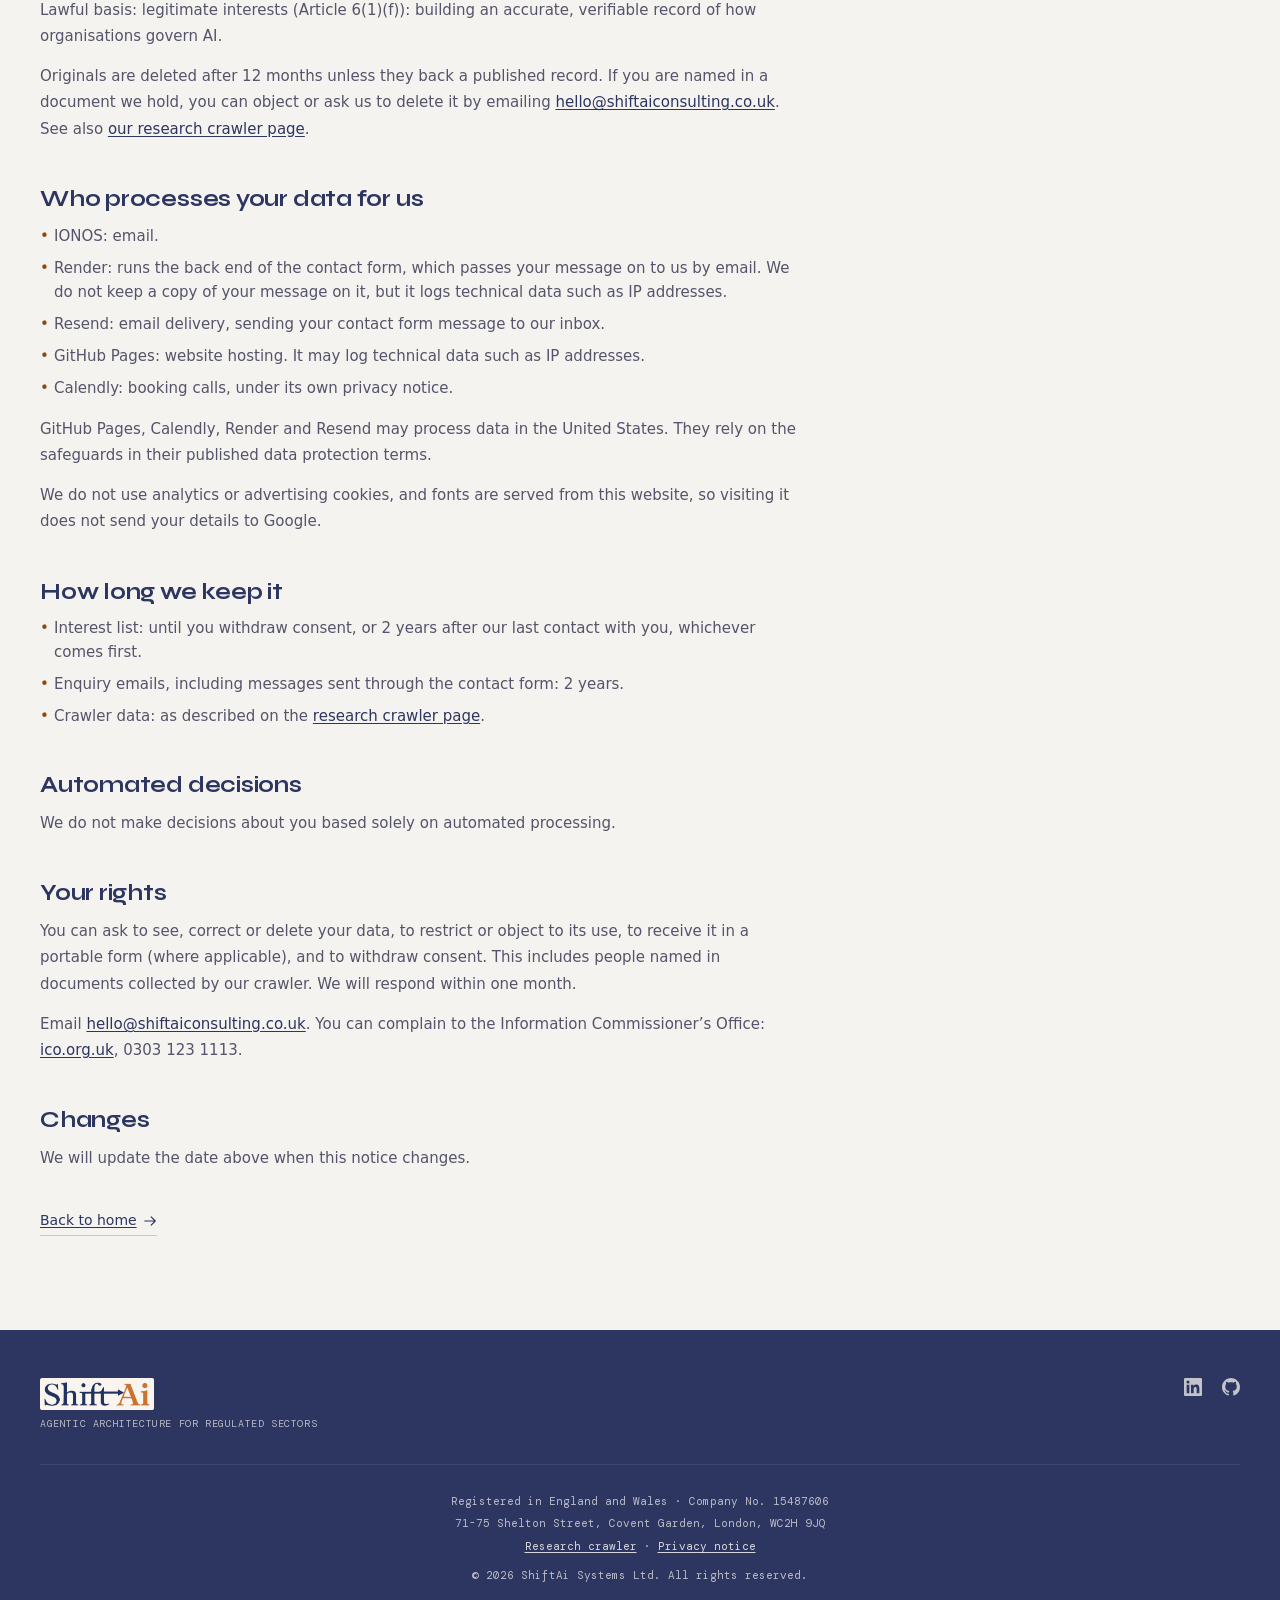
<file: privacy.html>
<!DOCTYPE html>
<html lang="en-GB">
<head>
<meta charset="UTF-8">
<meta name="viewport" content="width=device-width, initial-scale=1.0">
<title>Privacy Notice | ShiftAi Systems Ltd</title>
<meta name="description" content="How ShiftAi Systems Ltd collects, uses and keeps personal data, and your rights under UK GDPR.">
<meta name="author" content="Ifat Noreen, ShiftAi Systems Ltd">
<link rel="canonical" href="https://shiftaiconsulting.co.uk/privacy.html">
<meta property="og:type" content="website">
<meta property="og:url" content="https://shiftaiconsulting.co.uk/privacy.html">
<meta property="og:title" content="Privacy Notice | ShiftAi Systems Ltd">
<meta property="og:description" content="How ShiftAi Systems Ltd collects, uses and keeps personal data, and your rights under UK GDPR.">
<meta property="og:image" content="https://shiftaiconsulting.co.uk/complyai-card.png">
<meta name="twitter:card" content="summary_large_image">
<meta name="twitter:title" content="Privacy Notice | ShiftAi Systems Ltd">
<meta name="twitter:description" content="How ShiftAi Systems Ltd collects, uses and keeps personal data, and your rights under UK GDPR.">
<meta name="twitter:image" content="https://shiftaiconsulting.co.uk/complyai-card.png">
<link rel="stylesheet" href="fonts/fonts.css">
<style>
*{box-sizing:border-box;margin:0;padding:0}
:root{
  --bg:#f4f3ef;--bg2:#eeecea;--bg3:#e6e4df;--bg4:#dddbd5;
  --ink:#2d3561;--ink2:#3d4a7a;--ink3:#4a5a8a;
  --brass:#c4773a;--brass-bg:rgba(196,119,58,0.08);--brass-border:rgba(196,119,58,0.25);
  --muted:#6b6a80;--muted2:#9a99a8;
  --border:rgba(45,53,97,0.1);--border2:rgba(45,53,97,0.16);--border3:rgba(45,53,97,0.22);
  /* Accessible tones for small text (WCAG AA 4.5:1) on this page */
  --brass-text:#8a4a14;--brass-on-ink:#e8b080;--text:#55546a;--on-ink:rgba(244,243,239,0.8);
}
html{scroll-behavior:smooth}
body{background:var(--bg);color:var(--ink);font-family:'DM Sans','Segoe UI',system-ui,sans-serif;font-size:16px;line-height:1.6;-webkit-font-smoothing:antialiased}
h1,h2,h3,h4{font-family:'Syne',sans-serif;line-height:1.15}
.hidden{display:none}
.skip-link{position:absolute;left:-9999px;top:8px;background:var(--ink);color:var(--bg);padding:10px 16px;border-radius:6px;z-index:100;font-size:14px}
.skip-link:focus{left:8px}
a:focus-visible,button:focus-visible{outline:2px solid var(--ink);outline-offset:3px;border-radius:2px}
footer a:focus-visible{outline-color:var(--bg)}

/* Nav */
nav{position:sticky;top:0;z-index:50;background:rgba(244,243,239,0.92);backdrop-filter:blur(12px);border-bottom:1px solid var(--border2)}
.nav-inner{max-width:1200px;margin:0 auto;padding:0 32px;height:64px;display:flex;align-items:center;justify-content:space-between}
.nav-logo{text-decoration:none;display:flex;align-items:center}.nav-logo img{height:36px;width:auto}
.nav-links{display:flex;align-items:center;gap:32px}
.nav-links a{font-size:14px;font-weight:500;color:var(--text);text-decoration:none;transition:color 0.15s;position:relative}
.nav-links a::after{content:'';position:absolute;bottom:-2px;left:0;width:0;height:1px;background:var(--ink);transition:width 0.2s}
.nav-links a:hover,.nav-links a[aria-current="page"]{color:var(--ink)}
.nav-links a:hover::after,.nav-links a[aria-current="page"]::after{width:100%}
.nav-cta{font-size:13px;font-weight:600;color:var(--ink);border:1.5px solid var(--border3);border-radius:6px;padding:7px 18px;text-decoration:none;transition:all 0.15s;font-family:'Syne',sans-serif}
.nav-links a.nav-cta::after{display:none}
.nav-cta:hover{background:var(--ink);color:var(--bg);border-color:var(--ink)}
.hamburger{display:none;background:none;border:none;cursor:pointer;padding:4px;color:var(--ink)}
#mobile-menu{max-height:0;overflow:hidden;transition:max-height 0.3s ease,opacity 0.3s;opacity:0;border-top:1px solid var(--border);visibility:hidden}
#mobile-menu.open{max-height:400px;opacity:1;visibility:visible}
.mobile-links{padding:20px 32px;display:flex;flex-direction:column;gap:18px}
.mobile-links a{font-size:15px;font-weight:500;color:var(--text);text-decoration:none;transition:color 0.15s}
.mobile-links a:hover{color:var(--ink)}

/* Reveal */
.reveal{opacity:0;transform:translateY(24px);transition:opacity 0.6s ease,transform 0.6s ease}
.reveal.visible{opacity:1;transform:none}
.rd1{transition-delay:0.08s}.rd2{transition-delay:0.16s}.rd3{transition-delay:0.24s}.rd4{transition-delay:0.32s}
@keyframes fadeUp{from{opacity:0;transform:translateY(20px)}to{opacity:1;transform:none}}
.fu{animation:fadeUp 0.7s ease both}
.fu1{animation-delay:0.05s}.fu2{animation-delay:0.18s}.fu3{animation-delay:0.32s}.fu4{animation-delay:0.46s}
@media(prefers-reduced-motion:reduce){.reveal{opacity:1;transform:none;transition:none}.fu{animation:none}html{scroll-behavior:auto}}

/* Hero */
.hero{padding:96px 32px 80px;max-width:1200px;margin:0 auto;position:relative}
.hero-rule{width:40px;height:3px;background:var(--brass);border-radius:2px;margin-bottom:28px}
.hero-eyebrow,.section-eyebrow{font-family:'DM Mono',monospace;font-size:11px;color:var(--brass-text);letter-spacing:0.1em;text-transform:uppercase;margin-bottom:20px}
.hero h1{font-size:clamp(2.4rem,5vw,3.8rem);font-weight:700;color:var(--ink);letter-spacing:-0.02em;margin-bottom:24px;max-width:780px}
.hero h1 em,.section-heading em,.about-content h2 em,.cta-inner h2 em{font-style:italic;font-family:'Instrument Serif',serif;color:var(--ink2)}
.hero-sub{font-size:1.15rem;color:var(--text);max-width:620px;line-height:1.7;margin-bottom:40px}
.hero-actions{display:flex;align-items:center;gap:16px;flex-wrap:wrap}
.btn-primary{background:var(--ink);color:var(--bg);font-family:'Syne',sans-serif;font-size:14px;font-weight:600;padding:14px 28px;border-radius:6px;text-decoration:none;transition:background 0.15s,transform 0.15s;display:inline-block;letter-spacing:0.01em;cursor:pointer;border:none}
.btn-primary:hover{background:var(--ink2);transform:translateY(-1px)}
.btn-secondary{font-size:14px;font-weight:500;color:var(--ink);text-decoration:none;display:inline-flex;align-items:center;gap:6px;border-bottom:1px solid var(--border3);padding-bottom:2px;transition:border-color 0.15s,color 0.15s}
.btn-secondary:hover{color:var(--brass-text);border-color:var(--brass-text)}

/* Section shared */
.section{padding:80px 32px}
.section-inner{max-width:1200px;margin:0 auto}
.section-eyebrow{margin-bottom:14px}
.section-heading{font-size:clamp(1.8rem,3.5vw,2.6rem);font-weight:700;color:var(--ink);letter-spacing:-0.02em;margin-bottom:16px}
.section-sub{font-size:1rem;color:var(--text);max-width:600px;line-height:1.7;margin-bottom:48px}
.fine{font-size:13px;color:var(--text);line-height:1.65;max-width:760px;margin-top:20px}
.fine a,.prose a,.deploy-card a.inline{color:var(--ink);text-decoration:underline;text-underline-offset:2px}
.fine a:hover,.prose a:hover{color:var(--brass-text)}

/* Layer cards (credentials-card treatment) */
.layers-grid{display:grid;grid-template-columns:repeat(4,1fr);gap:1px;background:var(--border);border:1px solid var(--border);border-radius:10px;overflow:hidden}
.layers-grid.three{grid-template-columns:repeat(3,1fr)}
.layer-card{padding:32px 26px}
.layer-card.layer-ink{background:var(--ink)}
.layer-card.layer-brass{background-color:var(--bg);background-image:linear-gradient(rgba(196,119,58,0.08),rgba(196,119,58,0.08))}
.layer-num{font-family:'DM Mono',monospace;font-size:11px;letter-spacing:0.06em;margin-bottom:16px}
.layer-card.layer-ink .layer-num{color:var(--brass-on-ink)}
.layer-card.layer-brass .layer-num{color:var(--brass-text)}
.layer-card h3{font-family:'Syne',sans-serif;font-weight:700;font-size:15px;line-height:1.3;margin-bottom:10px}
.layer-card.layer-ink h3{color:var(--bg)}
.layer-card.layer-brass h3{color:var(--ink)}
.layer-card p{font-size:13.5px;line-height:1.65}
.layer-card p+p{margin-top:12px}
.layer-card.layer-ink p{color:var(--on-ink)}
.layer-card.layer-brass p{color:var(--text)}
.layer-card .sector{font-family:'DM Mono',monospace;font-size:11px;letter-spacing:0.04em;text-transform:uppercase;display:block;margin-bottom:3px}
.layer-card.layer-ink .sector{color:var(--brass-on-ink)}
.layer-card.layer-brass .sector{color:var(--brass-text)}

/* Deploy cards */
.deploy-grid{display:grid;grid-template-columns:repeat(2,1fr);gap:10px}
.deploy-card{background:#fff;border:1px solid var(--border);border-radius:10px;padding:32px 30px;transition:border-color 0.2s,transform 0.2s;position:relative;overflow:hidden}
.deploy-card::before{content:'';position:absolute;top:0;left:0;right:0;height:3px;border-radius:10px 10px 0 0;opacity:0;transition:opacity 0.2s}
.deploy-card.brass-card{background:rgba(196,119,58,0.05);border-color:rgba(196,119,58,0.18)}
.deploy-card.ink{background:rgba(45,53,97,0.05);border-color:rgba(45,53,97,0.18)}
.deploy-card.brass-card::before{background:var(--brass)}
.deploy-card.ink::before{background:var(--ink)}
.deploy-card:hover{transform:translateY(-3px)}
.deploy-card.brass-card:hover{border-color:rgba(196,119,58,0.4)}
.deploy-card.ink:hover{border-color:rgba(45,53,97,0.4)}
.deploy-card:hover::before{opacity:1}
.deploy-label{font-family:'DM Mono',monospace;font-size:11px;letter-spacing:0.08em;text-transform:uppercase;margin-bottom:16px}
.deploy-card.brass-card .deploy-label{color:var(--brass-text)}
.deploy-card.ink .deploy-label{color:var(--ink2)}
.deploy-card h3{font-size:1.1rem;font-weight:700;color:var(--ink);margin-bottom:12px;letter-spacing:-0.01em}
.deploy-card p{font-size:14px;color:var(--text);line-height:1.72}
@media(prefers-reduced-motion:reduce){.deploy-card:hover{transform:none}}

/* Research box */
.step-list{list-style:none;margin-bottom:20px;padding:0}
.step-list li{position:relative;padding-left:14px;font-size:14px;color:var(--text);line-height:1.6;margin-bottom:6px}
.step-list li::before{content:'\2022';position:absolute;left:0;color:var(--brass-text)}
.step-list li strong,.prose strong{color:var(--ink);font-weight:600}
.disclaimer{font-family:'DM Mono',monospace;font-size:12px;color:var(--text);border-top:1px solid var(--border2);padding-top:14px;margin-top:4px;margin-bottom:18px;max-width:none}

/* Prose (crawler page) */
.ptable{width:100%;border-collapse:collapse;margin:0 0 16px;font-size:14px}
.ptable th,.ptable td{text-align:left;vertical-align:top;padding:12px 14px;border:1px solid var(--border2);color:var(--text);line-height:1.6}
.ptable th{background:var(--bg2);color:var(--ink);font-weight:600}
@media(max-width:768px){.ptable thead{position:absolute;left:-9999px}.ptable,.ptable tbody,.ptable tr,.ptable td{display:block;width:100%}.ptable tr{margin-bottom:14px;border:1px solid var(--border2)}.ptable td{border:0;border-bottom:1px solid var(--border2)}.ptable td:last-child{border-bottom:0}.ptable td::before{content:attr(data-label);display:block;font-family:'DM Mono',monospace;font-size:11px;color:var(--brass-text);margin-bottom:2px}}
.prose{max-width:760px}
.prose h2{font-size:1.4rem;font-weight:700;color:var(--ink);letter-spacing:-0.01em;margin:44px 0 12px}
.prose p{font-size:15px;color:var(--text);line-height:1.75;margin-bottom:14px}
.prose code,.code-block{font-family:'DM Mono',monospace;font-size:13px;color:var(--ink);background:var(--bg2);border:1px solid var(--border2);border-radius:6px}
.prose code{padding:1px 6px;overflow-wrap:anywhere}
.code-block{display:block;padding:14px 16px;margin:6px 0 16px;white-space:pre-wrap;overflow-wrap:anywhere;line-height:1.6}
.prose .step-list{margin-bottom:16px}
.prose .step-list li{font-size:15px;margin-bottom:8px}

/* About */
.about-grid{display:grid;grid-template-columns:1fr 2fr;gap:64px;align-items:start}
.about-photo{position:relative}
.about-photo img{width:100%;aspect-ratio:1;object-fit:cover;border-radius:10px;border:1px solid var(--border)}
.about-photo-frame{position:absolute;inset:-6px;border:1px solid var(--brass-border);border-radius:14px;pointer-events:none}
.badges{display:flex;flex-wrap:wrap;gap:8px;margin-top:18px}
.badge{font-family:'DM Mono',monospace;font-size:11px;color:var(--brass-text);background:var(--brass-bg);border:1px solid var(--brass-border);padding:4px 12px;border-radius:20px;letter-spacing:0.03em}
.about-content h2{font-size:clamp(1.7rem,3vw,2.4rem);font-weight:700;color:var(--ink);letter-spacing:-0.02em;margin-bottom:20px}
.about-content p{font-size:15px;color:var(--text);line-height:1.75;margin-bottom:18px}

/* CTA */
.cta-section{background:var(--bg2);border-top:1px solid var(--border);border-bottom:1px solid var(--border)}
.cta-inner{max-width:720px;margin:0 auto;text-align:center;padding:80px 32px}
.cta-inner .section-eyebrow{display:block}
.cta-inner h2{font-size:clamp(2rem,4vw,3rem);font-weight:700;color:var(--ink);letter-spacing:-0.02em;margin-bottom:18px}
.cta-inner p{font-size:1rem;color:var(--text);line-height:1.7;margin-bottom:28px}
.cta-actions{display:flex;justify-content:center;align-items:center;gap:20px;flex-wrap:wrap}
.cta-email{font-family:'DM Mono',monospace;font-size:13px;color:var(--ink);margin-top:20px;display:block}
.cta-email a{color:var(--ink)}
.cta-email a:hover{color:var(--brass-text)}

/* Footer */
footer{background:var(--ink);color:var(--on-ink);padding:48px 32px 36px}
.footer-inner{max-width:1200px;margin:0 auto}
.footer-top{display:flex;justify-content:space-between;align-items:flex-start;gap:32px;flex-wrap:wrap;padding-bottom:32px;border-bottom:1px solid rgba(255,255,255,0.08);margin-bottom:28px}
.footer-logo{margin-bottom:6px;display:flex;align-items:center}.footer-logo img{height:32px;width:auto}
.footer-tagline{font-family:'DM Mono',monospace;font-size:10px;letter-spacing:0.06em;text-transform:uppercase;color:rgba(244,243,239,0.7)}
.footer-links{display:flex;align-items:center;gap:20px}
.footer-link{color:rgba(244,243,239,0.75);transition:color 0.15s;display:flex;align-items:center}
.footer-link:hover{color:var(--bg)}
.footer-bottom{display:flex;flex-direction:column;align-items:center;gap:5px;text-align:center;font-family:'DM Mono',monospace;font-size:11px;color:rgba(244,243,239,0.7)}
.footer-bottom a{color:rgba(244,243,239,0.85);text-decoration:underline;text-underline-offset:2px}
.footer-bottom a:hover{color:var(--bg)}

/* Responsive */
@media(max-width:1024px) and (min-width:769px){.layers-grid{grid-template-columns:repeat(2,1fr)}.layers-grid.three{grid-template-columns:1fr}}
@media(max-width:768px){
  .nav-links{display:none}
  .nav-inner{padding:0 20px}
  .hamburger{display:block}
  .hero{padding:60px 20px 56px}
  .section{padding:56px 20px}
  .layers-grid,.layers-grid.three{grid-template-columns:1fr}
  .deploy-grid{grid-template-columns:1fr}
  .about-grid{grid-template-columns:1fr;gap:40px}
  .cta-inner{padding:56px 20px}
  footer{padding:40px 20px 32px}
}
</style>
<noscript><style>.reveal{opacity:1;transform:none}.fu{animation:none}</style></noscript>
</head>
<body>
<a class="skip-link" href="#main">Skip to main content</a>

<!-- Nav -->
<nav aria-label="Main">
  <div class="nav-inner">
    <a href="index.html" class="nav-logo"><img src="shiftai-logo.png" alt="ShiftAi Systems Ltd" /></a>
    <div class="nav-links">
      <a href="complyai.html">ComplyAI</a>
      <a href="healthcare.html">Healthcare</a>
      <a href="enablement.html">Enablement</a>
      <a href="work.html">Our Work</a>
      <a href="index.html#about">About</a>
      <a href="blog.html">Blog</a>
      <a href="contact.html" class="nav-cta">Contact us</a>
    </div>
    <button id="hamburger" class="hamburger" aria-label="Toggle menu" aria-expanded="false" aria-controls="mobile-menu">
      <svg id="icon-open" width="22" height="22" fill="none" stroke="currentColor" viewBox="0 0 24 24" aria-hidden="true"><path stroke-linecap="round" stroke-linejoin="round" stroke-width="2" d="M4 6h16M4 12h16M4 18h16"/></svg>
      <svg id="icon-close" class="hidden" width="22" height="22" fill="none" stroke="currentColor" viewBox="0 0 24 24" aria-hidden="true"><path stroke-linecap="round" stroke-linejoin="round" stroke-width="2" d="M6 18L18 6M6 6l12 12"/></svg>
    </button>
  </div>
  <div id="mobile-menu">
    <div class="mobile-links">
      <a href="complyai.html" onclick="closeMenu()">ComplyAI</a>
      <a href="healthcare.html" onclick="closeMenu()">Healthcare</a>
      <a href="enablement.html" onclick="closeMenu()">Enablement</a>
      <a href="work.html" onclick="closeMenu()">Our Work</a>
      <a href="index.html#about" onclick="closeMenu()">About</a>
      <a href="blog.html" onclick="closeMenu()">Blog</a>
      <a href="contact.html" onclick="closeMenu()">Contact us</a>
    </div>
  </div>
</nav>

<!-- Hero -->
<header>
  <div class="hero" style="padding-bottom:40px">
    <div class="hero-rule fu fu1"></div>
    <p class="hero-eyebrow fu fu1">Legal &middot; Privacy</p>
    <h1 class="fu fu2">Privacy <em>notice.</em></h1>
    <p class="hero-sub fu fu3" style="margin-bottom:0">Last updated: 7 October 2026</p>
  </div>
</header>

<main id="main">
<section class="section" style="padding-top:0">
  <div class="section-inner">
    <div class="prose reveal">

      <h2>Who we are</h2>
      <p>ShiftAi Systems Ltd (company number 15487606) is the controller of the personal data described here.<br>Contact: <a href="mailto:hello@shiftaiconsulting.co.uk">hello@shiftaiconsulting.co.uk</a></p>
      <p>ShiftAi Systems Ltd is registered with the Information Commissioner&rsquo;s Office (ICO) as a data controller. Registration number: <a href="https://ico.org.uk/ESDWebPages/Entry/ZC279266" target="_blank" rel="noopener">ZC279266</a>.</p>

      <h2>What we collect, why, and our lawful basis (UK GDPR)</h2>
      <table class="ptable">
        <thead><tr><th scope="col">What</th><th scope="col">Why</th><th scope="col">Lawful basis</th></tr></thead>
        <tbody>
          <tr><td data-label="What">Your name, organisation, email address and the options you pick, if you email us to register interest in the Health AI Governance Evidence Index</td><td data-label="Why">To tell you about the index</td><td data-label="Lawful basis">Consent (Article 6(1)(a)). You can withdraw it at any time.</td></tr>
          <tr><td data-label="What">Your name, email address, organisation and message, if you send them through the contact form</td><td data-label="Why">To reply to you</td><td data-label="Lawful basis">Legitimate interests (Article 6(1)(f)): answering people who contact us</td></tr>
          <tr><td data-label="What">Emails you send us, and what you tell us when you book a call</td><td data-label="Why">To reply and to arrange the call</td><td data-label="Lawful basis">Legitimate interests (Article 6(1)(f)): answering people who contact us</td></tr>
          <tr><td data-label="What">Technical data, such as your IP address, logged by our hosting provider</td><td data-label="Why">To serve you the website</td><td data-label="Lawful basis">Legitimate interests (Article 6(1)(f)): running a website</td></tr>
        </tbody>
      </table>
      <p>We collect no more than we need.</p>

      <h2>The ComplyAI self-assessment</h2>
      <p>Your answers stay in your browser. If you choose &ldquo;Book a call&rdquo;, your score and the gaps flagged are added to the Calendly link, so Calendly and we can see them. Nothing is sent unless you click.</p>

      <h2>The research crawler and Evidence Index</h2>
      <p>The index is about organisations, not people. To build it, our crawler collects publicly available documents: NHS trust web pages, published board papers, and public procurement and transparency records.</p>
      <p>These original documents may contain names and job titles of staff, because they appear in published papers. We hold the originals privately, only so that quotations can be checked against their source. We never publish personal details. Email addresses and phone numbers are removed from the text we keep for analysis, and any record containing personal details is blocked before review.</p>
      <p>Lawful basis: legitimate interests (Article 6(1)(f)): building an accurate, verifiable record of how organisations govern AI.</p>
      <p>Originals are deleted after 12 months unless they back a published record. If you are named in a document we hold, you can object or ask us to delete it by emailing <a href="mailto:hello@shiftaiconsulting.co.uk">hello@shiftaiconsulting.co.uk</a>. See also <a href="research-crawler.html">our research crawler page</a>.</p>

      <h2>Who processes your data for us</h2>
      <ul class="step-list">
        <li>IONOS: email.</li>
        <li>Render: runs the back end of the contact form, which passes your message on to us by email. We do not keep a copy of your message on it, but it logs technical data such as IP addresses.</li>
        <li>Resend: email delivery, sending your contact form message to our inbox.</li>
        <li>GitHub Pages: website hosting. It may log technical data such as IP addresses.</li>
        <li>Calendly: booking calls, under its own privacy notice.</li>
      </ul>
      <p>GitHub Pages, Calendly, Render and Resend may process data in the United States. They rely on the safeguards in their published data protection terms.</p>
      <p>We do not use analytics or advertising cookies, and fonts are served from this website, so visiting it does not send your details to Google.</p>

      <h2>How long we keep it</h2>
      <ul class="step-list">
        <li>Interest list: until you withdraw consent, or 2 years after our last contact with you, whichever comes first.</li>
        <li>Enquiry emails, including messages sent through the contact form: 2 years.</li>
        <li>Crawler data: as described on the <a href="research-crawler.html">research crawler page</a>.</li>
      </ul>

      <h2>Automated decisions</h2>
      <p>We do not make decisions about you based solely on automated processing.</p>

      <h2>Your rights</h2>
      <p>You can ask to see, correct or delete your data, to restrict or object to its use, to receive it in a portable form (where applicable), and to withdraw consent. This includes people named in documents collected by our crawler. We will respond within one month.</p>
      <p>Email <a href="mailto:hello@shiftaiconsulting.co.uk">hello@shiftaiconsulting.co.uk</a>. You can complain to the Information Commissioner&rsquo;s Office: <a href="https://ico.org.uk/make-a-complaint/" target="_blank" rel="noopener">ico.org.uk</a>, 0303 123 1113.</p>

      <h2>Changes</h2>
      <p>We will update the date above when this notice changes.</p>

      <!-- NOTE (not visible): The chat assistant is switched off (CHAT_ENABLED = false in chat-widget.js). Before re-enabling, re-add: (1) a "chat assistant" row in the table; (2) a "The chat assistant" section: the conversation so far is sent to the Render-hosted service, held in browser memory only, replies generated by an AI model, plus the confirmed backend logging/retention and AI provider; (3) Render and the AI provider under "Who processes your data", and the transfers sentence; (4) a chat retention line. chat-widget.js also loads marked from cdn.jsdelivr.net, which must be disclosed or self-hosted. -->

      <p style="margin-top:36px"><a href="index.html" class="btn-secondary">Back to home <svg width="14" height="14" fill="none" stroke="currentColor" viewBox="0 0 24 24" aria-hidden="true"><path stroke-linecap="round" stroke-linejoin="round" stroke-width="2" d="M14 5l7 7m0 0l-7 7m7-7H3"/></svg></a></p>
    </div>
  </div>
</section>
</main>

<footer>
  <div class="footer-inner">
    <div class="footer-top">
      <div>
        <div class="footer-logo"><img src="shiftai-logo.png" alt="ShiftAi Systems Ltd" /></div>
        <div class="footer-tagline">Agentic Architecture for Regulated Sectors</div>
      </div>
      <div class="footer-links">
        <a href="https://www.linkedin.com/in/ifat-noreen" target="_blank" rel="noopener" aria-label="LinkedIn (opens in a new tab)" class="footer-link">
          <svg width="18" height="18" fill="currentColor" viewBox="0 0 24 24" aria-hidden="true"><path d="M20.447 20.452h-3.554v-5.569c0-1.328-.027-3.037-1.852-3.037-1.853 0-2.136 1.445-2.136 2.939v5.667H9.351V9h3.414v1.561h.046c.477-.9 1.637-1.85 3.37-1.85 3.601 0 4.267 2.37 4.267 5.455v6.286zM5.337 7.433a2.062 2.062 0 01-2.063-2.065 2.064 2.064 0 112.063 2.065zm1.782 13.019H3.555V9h3.564v11.452zM22.225 0H1.771C.792 0 0 .774 0 1.729v20.542C0 23.227.792 24 1.771 24h20.451C23.2 24 24 23.227 24 22.271V1.729C24 .774 23.2 0 22.222 0h.003z"/></svg>
        </a>
        <a href="https://github.com/TechIfat" target="_blank" rel="noopener" aria-label="GitHub (opens in a new tab)" class="footer-link">
          <svg width="18" height="18" fill="currentColor" viewBox="0 0 24 24" aria-hidden="true"><path d="M12 0C5.37 0 0 5.37 0 12c0 5.31 3.435 9.795 8.205 11.385.6.105.825-.255.825-.57 0-.285-.015-1.23-.015-2.235-3.015.555-3.795-.735-4.035-1.41-.135-.345-.72-1.41-1.23-1.695-.42-.225-1.02-.78-.015-.795.945-.015 1.62.87 1.845 1.23 1.08 1.815 2.805 1.305 3.495.99.105-.78.42-1.305.765-1.605-2.67-.3-5.46-1.335-5.46-5.925 0-1.305.465-2.385 1.23-3.225-.12-.3-.54-1.53.12-3.18 0 0 1.005-.315 3.3 1.23.96-.27 1.98-.405 3-.405s2.04.135 3 .405c2.295-1.56 3.3-1.23 3.3-1.23.66 1.65.24 2.88.12 3.18.765.84 1.23 1.905 1.23 3.225 0 4.605-2.805 5.625-5.475 5.925.435.375.81 1.095.81 2.22 0 1.605-.015 2.895-.015 3.3 0 .315.225.69.825.57A12.02 12.02 0 0024 12c0-6.63-5.37-12-12-12z"/></svg>
        </a>
      </div>
    </div>
    <div class="footer-bottom">
      <p>Registered in England and Wales &middot; Company No. 15487606</p>
      <p>71-75 Shelton Street, Covent Garden, London, WC2H 9JQ</p>
      <p><a href="research-crawler.html">Research crawler</a> &middot; <a href="privacy.html">Privacy notice</a></p>
      <p style="margin-top:6px">&copy; 2026 ShiftAi Systems Ltd. All rights reserved.</p>
    </div>
  </div>
</footer>

<script>
// Mobile Menu Logic
const hamburger=document.getElementById('hamburger'),mobileMenu=document.getElementById('mobile-menu'),iconOpen=document.getElementById('icon-open'),iconClose=document.getElementById('icon-close');
hamburger.addEventListener('click',()=>{const o=mobileMenu.classList.toggle('open');iconOpen.classList.toggle('hidden',o);iconClose.classList.toggle('hidden',!o);hamburger.setAttribute('aria-expanded',o);});
function closeMenu(){mobileMenu.classList.remove('open');iconOpen.classList.remove('hidden');iconClose.classList.add('hidden');hamburger.setAttribute('aria-expanded','false');}

// Reveal Animation Logic
const obs=new IntersectionObserver(entries=>entries.forEach(e=>{if(e.isIntersecting){e.target.classList.add('visible');obs.unobserve(e.target);}}),{threshold:0.1});
document.querySelectorAll('.reveal').forEach(el=>obs.observe(el));
</script>
</body>
</html>
</file>
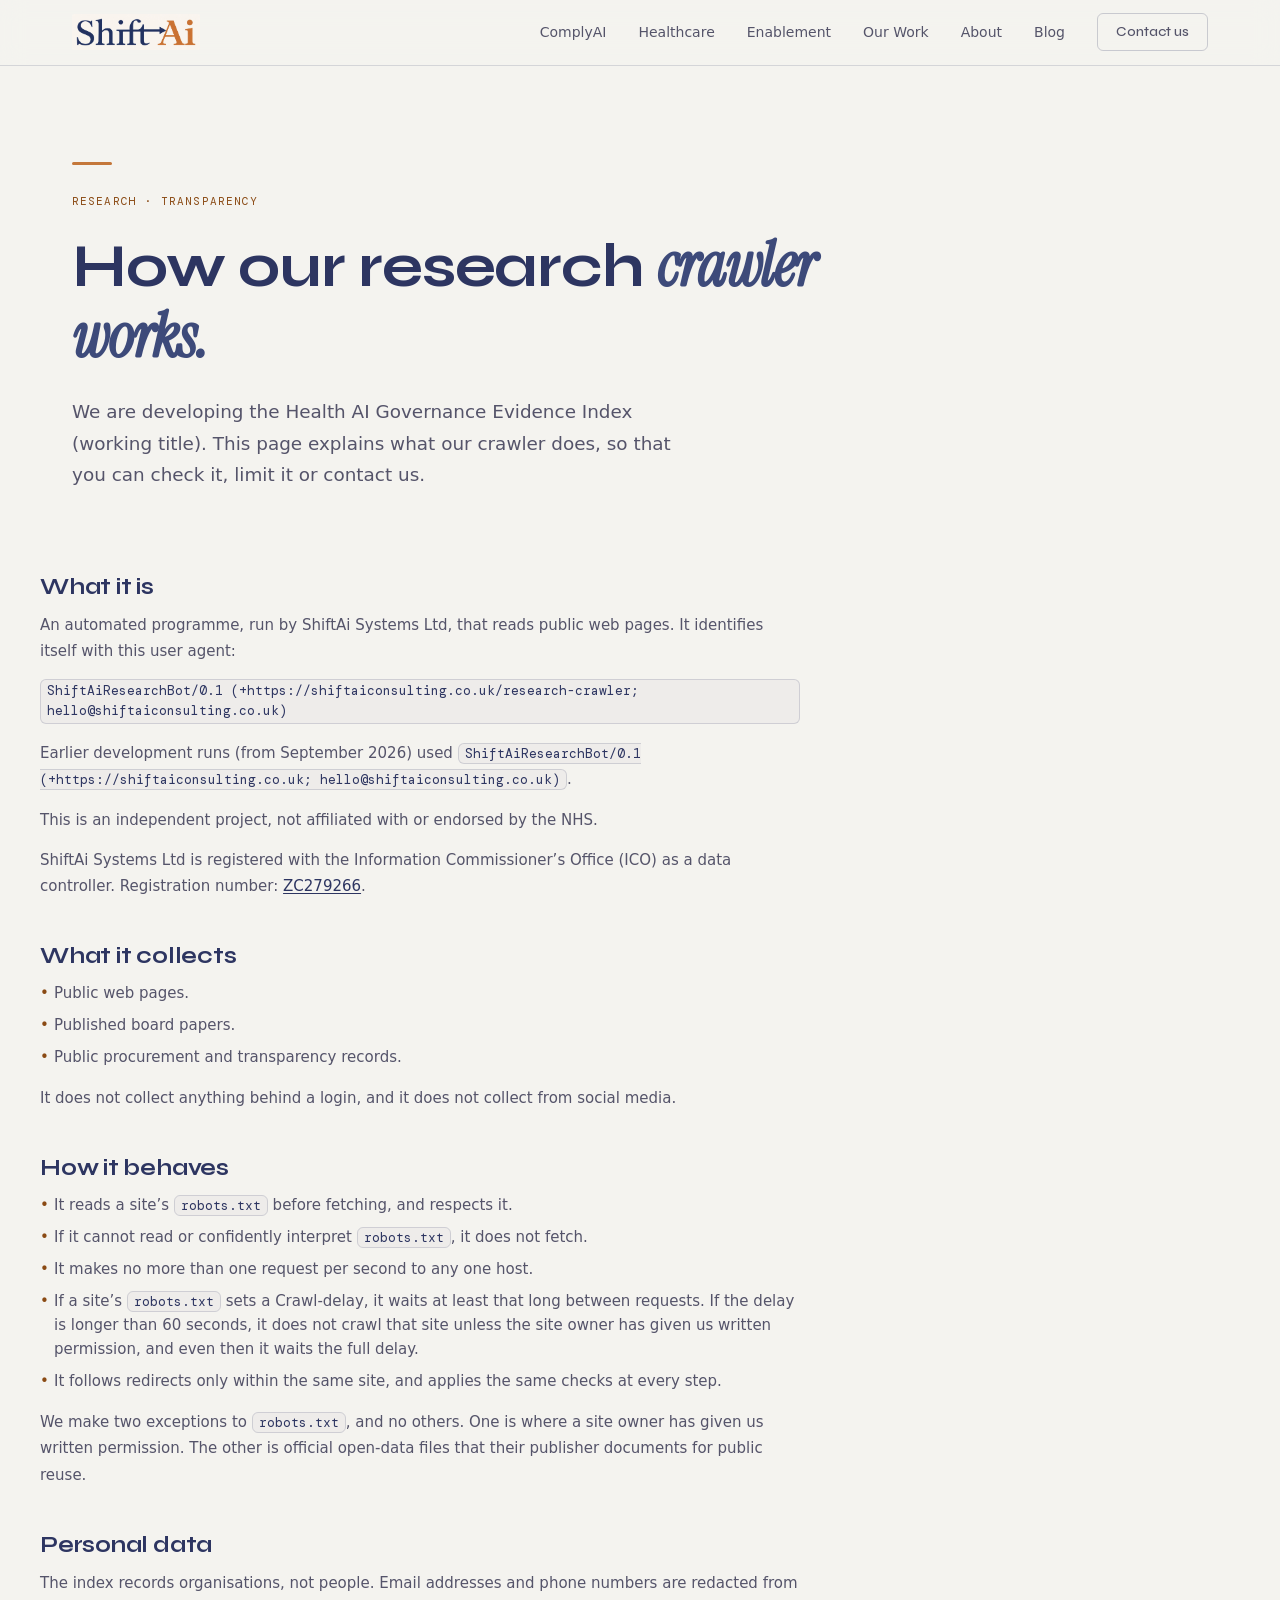
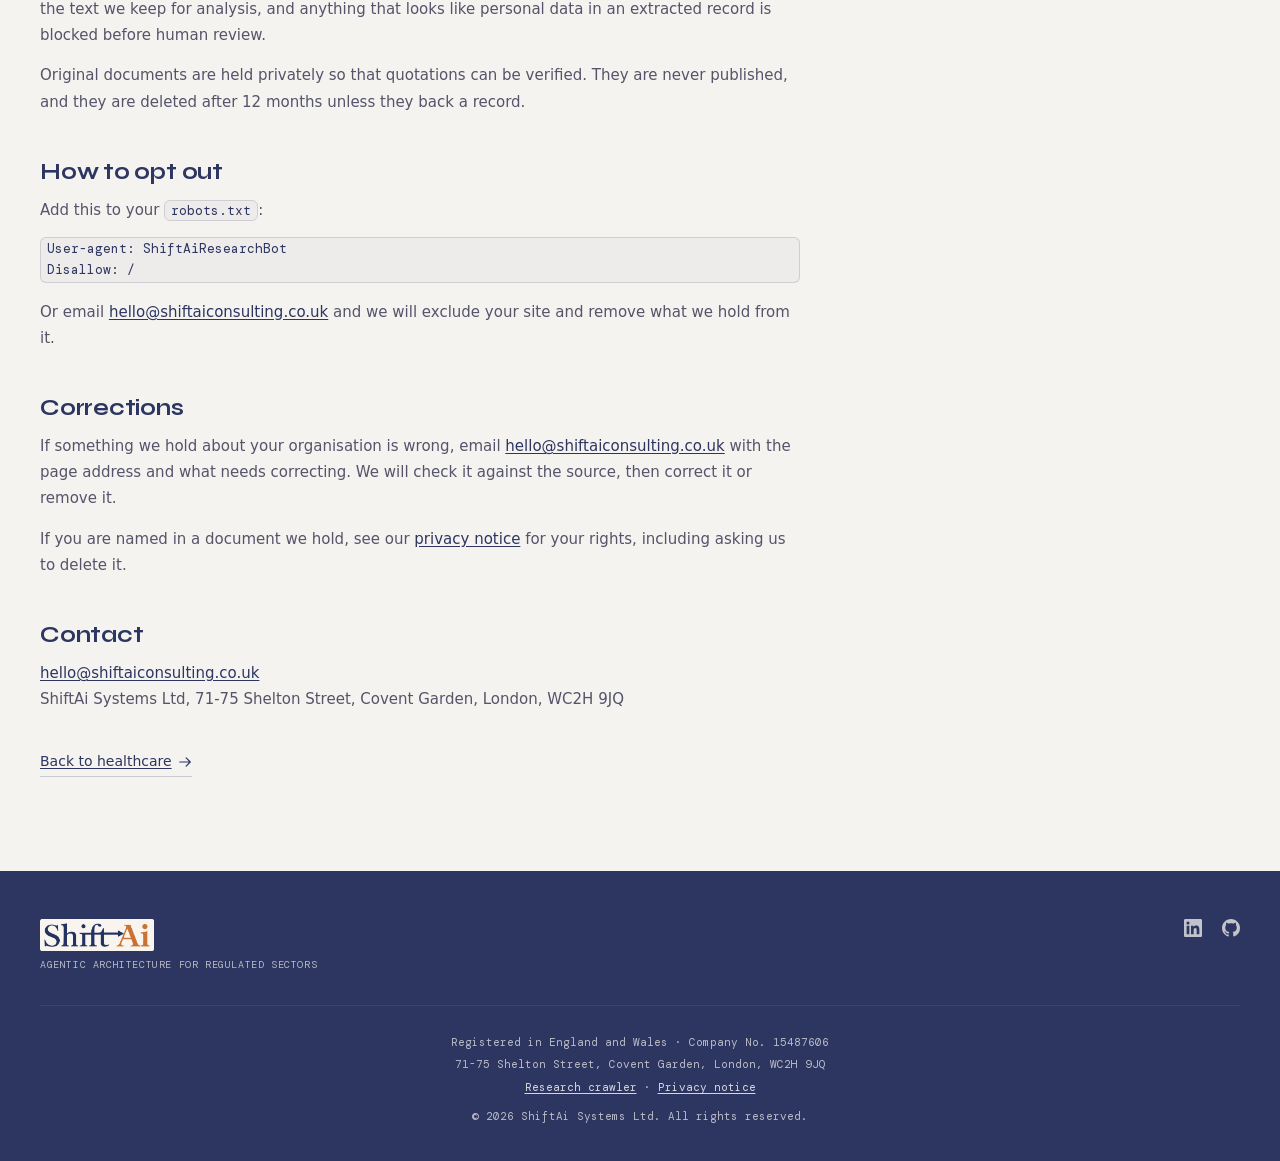
<file: research-crawler.html>
<!DOCTYPE html>
<html lang="en-GB">
<head>
<meta charset="UTF-8">
<meta name="viewport" content="width=device-width, initial-scale=1.0">
<title>Research Crawler | ShiftAi Systems Ltd</title>
<meta name="description" content="What the ShiftAi research crawler collects, how it behaves, and how site owners can opt out or ask for corrections.">
<meta name="author" content="Ifat Noreen, ShiftAi Systems Ltd">
<link rel="canonical" href="https://shiftaiconsulting.co.uk/research-crawler.html">
<meta property="og:type" content="website">
<meta property="og:url" content="https://shiftaiconsulting.co.uk/research-crawler.html">
<meta property="og:title" content="Research Crawler | ShiftAi Systems Ltd">
<meta property="og:description" content="What the ShiftAi research crawler collects, how it behaves, and how site owners can opt out or ask for corrections.">
<meta property="og:image" content="https://shiftaiconsulting.co.uk/complyai-card.png">
<meta name="twitter:card" content="summary_large_image">
<meta name="twitter:title" content="Research Crawler | ShiftAi Systems Ltd">
<meta name="twitter:description" content="What the ShiftAi research crawler collects, how it behaves, and how site owners can opt out or ask for corrections.">
<meta name="twitter:image" content="https://shiftaiconsulting.co.uk/complyai-card.png">
<link rel="stylesheet" href="fonts/fonts.css">
<style>
*{box-sizing:border-box;margin:0;padding:0}
:root{
  --bg:#f4f3ef;--bg2:#eeecea;--bg3:#e6e4df;--bg4:#dddbd5;
  --ink:#2d3561;--ink2:#3d4a7a;--ink3:#4a5a8a;
  --brass:#c4773a;--brass-bg:rgba(196,119,58,0.08);--brass-border:rgba(196,119,58,0.25);
  --muted:#6b6a80;--muted2:#9a99a8;
  --border:rgba(45,53,97,0.1);--border2:rgba(45,53,97,0.16);--border3:rgba(45,53,97,0.22);
  /* Accessible tones for small text (WCAG AA 4.5:1) on this page */
  --brass-text:#8a4a14;--brass-on-ink:#e8b080;--text:#55546a;--on-ink:rgba(244,243,239,0.8);
}
html{scroll-behavior:smooth}
body{background:var(--bg);color:var(--ink);font-family:'DM Sans','Segoe UI',system-ui,sans-serif;font-size:16px;line-height:1.6;-webkit-font-smoothing:antialiased}
h1,h2,h3,h4{font-family:'Syne',sans-serif;line-height:1.15}
.hidden{display:none}
.skip-link{position:absolute;left:-9999px;top:8px;background:var(--ink);color:var(--bg);padding:10px 16px;border-radius:6px;z-index:100;font-size:14px}
.skip-link:focus{left:8px}
a:focus-visible,button:focus-visible{outline:2px solid var(--ink);outline-offset:3px;border-radius:2px}
footer a:focus-visible{outline-color:var(--bg)}

/* Nav */
nav{position:sticky;top:0;z-index:50;background:rgba(244,243,239,0.92);backdrop-filter:blur(12px);border-bottom:1px solid var(--border2)}
.nav-inner{max-width:1200px;margin:0 auto;padding:0 32px;height:64px;display:flex;align-items:center;justify-content:space-between}
.nav-logo{text-decoration:none;display:flex;align-items:center}.nav-logo img{height:36px;width:auto}
.nav-links{display:flex;align-items:center;gap:32px}
.nav-links a{font-size:14px;font-weight:500;color:var(--text);text-decoration:none;transition:color 0.15s;position:relative}
.nav-links a::after{content:'';position:absolute;bottom:-2px;left:0;width:0;height:1px;background:var(--ink);transition:width 0.2s}
.nav-links a:hover,.nav-links a[aria-current="page"]{color:var(--ink)}
.nav-links a:hover::after,.nav-links a[aria-current="page"]::after{width:100%}
.nav-cta{font-size:13px;font-weight:600;color:var(--ink);border:1.5px solid var(--border3);border-radius:6px;padding:7px 18px;text-decoration:none;transition:all 0.15s;font-family:'Syne',sans-serif}
.nav-links a.nav-cta::after{display:none}
.nav-cta:hover{background:var(--ink);color:var(--bg);border-color:var(--ink)}
.hamburger{display:none;background:none;border:none;cursor:pointer;padding:4px;color:var(--ink)}
#mobile-menu{max-height:0;overflow:hidden;transition:max-height 0.3s ease,opacity 0.3s;opacity:0;border-top:1px solid var(--border);visibility:hidden}
#mobile-menu.open{max-height:400px;opacity:1;visibility:visible}
.mobile-links{padding:20px 32px;display:flex;flex-direction:column;gap:18px}
.mobile-links a{font-size:15px;font-weight:500;color:var(--text);text-decoration:none;transition:color 0.15s}
.mobile-links a:hover{color:var(--ink)}

/* Reveal */
.reveal{opacity:0;transform:translateY(24px);transition:opacity 0.6s ease,transform 0.6s ease}
.reveal.visible{opacity:1;transform:none}
.rd1{transition-delay:0.08s}.rd2{transition-delay:0.16s}.rd3{transition-delay:0.24s}.rd4{transition-delay:0.32s}
@keyframes fadeUp{from{opacity:0;transform:translateY(20px)}to{opacity:1;transform:none}}
.fu{animation:fadeUp 0.7s ease both}
.fu1{animation-delay:0.05s}.fu2{animation-delay:0.18s}.fu3{animation-delay:0.32s}.fu4{animation-delay:0.46s}
@media(prefers-reduced-motion:reduce){.reveal{opacity:1;transform:none;transition:none}.fu{animation:none}html{scroll-behavior:auto}}

/* Hero */
.hero{padding:96px 32px 80px;max-width:1200px;margin:0 auto;position:relative}
.hero-rule{width:40px;height:3px;background:var(--brass);border-radius:2px;margin-bottom:28px}
.hero-eyebrow,.section-eyebrow{font-family:'DM Mono',monospace;font-size:11px;color:var(--brass-text);letter-spacing:0.1em;text-transform:uppercase;margin-bottom:20px}
.hero h1{font-size:clamp(2.4rem,5vw,3.8rem);font-weight:700;color:var(--ink);letter-spacing:-0.02em;margin-bottom:24px;max-width:780px}
.hero h1 em,.section-heading em,.about-content h2 em,.cta-inner h2 em{font-style:italic;font-family:'Instrument Serif',serif;color:var(--ink2)}
.hero-sub{font-size:1.15rem;color:var(--text);max-width:620px;line-height:1.7;margin-bottom:40px}
.hero-actions{display:flex;align-items:center;gap:16px;flex-wrap:wrap}
.btn-primary{background:var(--ink);color:var(--bg);font-family:'Syne',sans-serif;font-size:14px;font-weight:600;padding:14px 28px;border-radius:6px;text-decoration:none;transition:background 0.15s,transform 0.15s;display:inline-block;letter-spacing:0.01em;cursor:pointer;border:none}
.btn-primary:hover{background:var(--ink2);transform:translateY(-1px)}
.btn-secondary{font-size:14px;font-weight:500;color:var(--ink);text-decoration:none;display:inline-flex;align-items:center;gap:6px;border-bottom:1px solid var(--border3);padding-bottom:2px;transition:border-color 0.15s,color 0.15s}
.btn-secondary:hover{color:var(--brass-text);border-color:var(--brass-text)}

/* Section shared */
.section{padding:80px 32px}
.section-inner{max-width:1200px;margin:0 auto}
.section-eyebrow{margin-bottom:14px}
.section-heading{font-size:clamp(1.8rem,3.5vw,2.6rem);font-weight:700;color:var(--ink);letter-spacing:-0.02em;margin-bottom:16px}
.section-sub{font-size:1rem;color:var(--text);max-width:600px;line-height:1.7;margin-bottom:48px}
.fine{font-size:13px;color:var(--text);line-height:1.65;max-width:760px;margin-top:20px}
.fine a,.prose a,.deploy-card a.inline{color:var(--ink);text-decoration:underline;text-underline-offset:2px}
.fine a:hover,.prose a:hover{color:var(--brass-text)}

/* Layer cards (credentials-card treatment) */
.layers-grid{display:grid;grid-template-columns:repeat(4,1fr);gap:1px;background:var(--border);border:1px solid var(--border);border-radius:10px;overflow:hidden}
.layers-grid.three{grid-template-columns:repeat(3,1fr)}
.layer-card{padding:32px 26px}
.layer-card.layer-ink{background:var(--ink)}
.layer-card.layer-brass{background-color:var(--bg);background-image:linear-gradient(rgba(196,119,58,0.08),rgba(196,119,58,0.08))}
.layer-num{font-family:'DM Mono',monospace;font-size:11px;letter-spacing:0.06em;margin-bottom:16px}
.layer-card.layer-ink .layer-num{color:var(--brass-on-ink)}
.layer-card.layer-brass .layer-num{color:var(--brass-text)}
.layer-card h3{font-family:'Syne',sans-serif;font-weight:700;font-size:15px;line-height:1.3;margin-bottom:10px}
.layer-card.layer-ink h3{color:var(--bg)}
.layer-card.layer-brass h3{color:var(--ink)}
.layer-card p{font-size:13.5px;line-height:1.65}
.layer-card p+p{margin-top:12px}
.layer-card.layer-ink p{color:var(--on-ink)}
.layer-card.layer-brass p{color:var(--text)}
.layer-card .sector{font-family:'DM Mono',monospace;font-size:11px;letter-spacing:0.04em;text-transform:uppercase;display:block;margin-bottom:3px}
.layer-card.layer-ink .sector{color:var(--brass-on-ink)}
.layer-card.layer-brass .sector{color:var(--brass-text)}

/* Deploy cards */
.deploy-grid{display:grid;grid-template-columns:repeat(2,1fr);gap:10px}
.deploy-card{background:#fff;border:1px solid var(--border);border-radius:10px;padding:32px 30px;transition:border-color 0.2s,transform 0.2s;position:relative;overflow:hidden}
.deploy-card::before{content:'';position:absolute;top:0;left:0;right:0;height:3px;border-radius:10px 10px 0 0;opacity:0;transition:opacity 0.2s}
.deploy-card.brass-card{background:rgba(196,119,58,0.05);border-color:rgba(196,119,58,0.18)}
.deploy-card.ink{background:rgba(45,53,97,0.05);border-color:rgba(45,53,97,0.18)}
.deploy-card.brass-card::before{background:var(--brass)}
.deploy-card.ink::before{background:var(--ink)}
.deploy-card:hover{transform:translateY(-3px)}
.deploy-card.brass-card:hover{border-color:rgba(196,119,58,0.4)}
.deploy-card.ink:hover{border-color:rgba(45,53,97,0.4)}
.deploy-card:hover::before{opacity:1}
.deploy-label{font-family:'DM Mono',monospace;font-size:11px;letter-spacing:0.08em;text-transform:uppercase;margin-bottom:16px}
.deploy-card.brass-card .deploy-label{color:var(--brass-text)}
.deploy-card.ink .deploy-label{color:var(--ink2)}
.deploy-card h3{font-size:1.1rem;font-weight:700;color:var(--ink);margin-bottom:12px;letter-spacing:-0.01em}
.deploy-card p{font-size:14px;color:var(--text);line-height:1.72}
@media(prefers-reduced-motion:reduce){.deploy-card:hover{transform:none}}

/* Research box */
.step-list{list-style:none;margin-bottom:20px;padding:0}
.step-list li{position:relative;padding-left:14px;font-size:14px;color:var(--text);line-height:1.6;margin-bottom:6px}
.step-list li::before{content:'\2022';position:absolute;left:0;color:var(--brass-text)}
.step-list li strong,.prose strong{color:var(--ink);font-weight:600}
.disclaimer{font-family:'DM Mono',monospace;font-size:12px;color:var(--text);border-top:1px solid var(--border2);padding-top:14px;margin-top:4px;margin-bottom:18px;max-width:none}

/* Prose (crawler page) */
.prose{max-width:760px}
.prose h2{font-size:1.4rem;font-weight:700;color:var(--ink);letter-spacing:-0.01em;margin:44px 0 12px}
.prose p{font-size:15px;color:var(--text);line-height:1.75;margin-bottom:14px}
.prose code,.code-block{font-family:'DM Mono',monospace;font-size:13px;color:var(--ink);background:var(--bg2);border:1px solid var(--border2);border-radius:6px}
.prose code{padding:1px 6px;overflow-wrap:anywhere}
.code-block{display:block;padding:14px 16px;margin:6px 0 16px;white-space:pre-wrap;overflow-wrap:anywhere;line-height:1.6}
.prose .step-list{margin-bottom:16px}
.prose .step-list li{font-size:15px;margin-bottom:8px}

/* About */
.about-grid{display:grid;grid-template-columns:1fr 2fr;gap:64px;align-items:start}
.about-photo{position:relative}
.about-photo img{width:100%;aspect-ratio:1;object-fit:cover;border-radius:10px;border:1px solid var(--border)}
.about-photo-frame{position:absolute;inset:-6px;border:1px solid var(--brass-border);border-radius:14px;pointer-events:none}
.badges{display:flex;flex-wrap:wrap;gap:8px;margin-top:18px}
.badge{font-family:'DM Mono',monospace;font-size:11px;color:var(--brass-text);background:var(--brass-bg);border:1px solid var(--brass-border);padding:4px 12px;border-radius:20px;letter-spacing:0.03em}
.about-content h2{font-size:clamp(1.7rem,3vw,2.4rem);font-weight:700;color:var(--ink);letter-spacing:-0.02em;margin-bottom:20px}
.about-content p{font-size:15px;color:var(--text);line-height:1.75;margin-bottom:18px}

/* CTA */
.cta-section{background:var(--bg2);border-top:1px solid var(--border);border-bottom:1px solid var(--border)}
.cta-inner{max-width:720px;margin:0 auto;text-align:center;padding:80px 32px}
.cta-inner .section-eyebrow{display:block}
.cta-inner h2{font-size:clamp(2rem,4vw,3rem);font-weight:700;color:var(--ink);letter-spacing:-0.02em;margin-bottom:18px}
.cta-inner p{font-size:1rem;color:var(--text);line-height:1.7;margin-bottom:28px}
.cta-actions{display:flex;justify-content:center;align-items:center;gap:20px;flex-wrap:wrap}
.cta-email{font-family:'DM Mono',monospace;font-size:13px;color:var(--ink);margin-top:20px;display:block}
.cta-email a{color:var(--ink)}
.cta-email a:hover{color:var(--brass-text)}

/* Footer */
footer{background:var(--ink);color:var(--on-ink);padding:48px 32px 36px}
.footer-inner{max-width:1200px;margin:0 auto}
.footer-top{display:flex;justify-content:space-between;align-items:flex-start;gap:32px;flex-wrap:wrap;padding-bottom:32px;border-bottom:1px solid rgba(255,255,255,0.08);margin-bottom:28px}
.footer-logo{margin-bottom:6px;display:flex;align-items:center}.footer-logo img{height:32px;width:auto}
.footer-tagline{font-family:'DM Mono',monospace;font-size:10px;letter-spacing:0.06em;text-transform:uppercase;color:rgba(244,243,239,0.7)}
.footer-links{display:flex;align-items:center;gap:20px}
.footer-link{color:rgba(244,243,239,0.75);transition:color 0.15s;display:flex;align-items:center}
.footer-link:hover{color:var(--bg)}
.footer-bottom{display:flex;flex-direction:column;align-items:center;gap:5px;text-align:center;font-family:'DM Mono',monospace;font-size:11px;color:rgba(244,243,239,0.7)}
.footer-bottom a{color:rgba(244,243,239,0.85);text-decoration:underline;text-underline-offset:2px}
.footer-bottom a:hover{color:var(--bg)}

/* Responsive */
@media(max-width:1024px) and (min-width:769px){.layers-grid{grid-template-columns:repeat(2,1fr)}.layers-grid.three{grid-template-columns:1fr}}
@media(max-width:768px){
  .nav-links{display:none}
  .nav-inner{padding:0 20px}
  .hamburger{display:block}
  .hero{padding:60px 20px 56px}
  .section{padding:56px 20px}
  .layers-grid,.layers-grid.three{grid-template-columns:1fr}
  .deploy-grid{grid-template-columns:1fr}
  .about-grid{grid-template-columns:1fr;gap:40px}
  .cta-inner{padding:56px 20px}
  footer{padding:40px 20px 32px}
}
</style>
<noscript><style>.reveal{opacity:1;transform:none}.fu{animation:none}</style></noscript>
</head>
<body>
<a class="skip-link" href="#main">Skip to main content</a>

<!-- Nav -->
<nav aria-label="Main">
  <div class="nav-inner">
    <a href="index.html" class="nav-logo"><img src="shiftai-logo.png" alt="ShiftAi Systems Ltd" /></a>
    <div class="nav-links">
      <a href="complyai.html">ComplyAI</a>
      <a href="healthcare.html">Healthcare</a>
      <a href="enablement.html">Enablement</a>
      <a href="work.html">Our Work</a>
      <a href="index.html#about">About</a>
      <a href="blog.html">Blog</a>
      <a href="contact.html" class="nav-cta">Contact us</a>
    </div>
    <button id="hamburger" class="hamburger" aria-label="Toggle menu" aria-expanded="false" aria-controls="mobile-menu">
      <svg id="icon-open" width="22" height="22" fill="none" stroke="currentColor" viewBox="0 0 24 24" aria-hidden="true"><path stroke-linecap="round" stroke-linejoin="round" stroke-width="2" d="M4 6h16M4 12h16M4 18h16"/></svg>
      <svg id="icon-close" class="hidden" width="22" height="22" fill="none" stroke="currentColor" viewBox="0 0 24 24" aria-hidden="true"><path stroke-linecap="round" stroke-linejoin="round" stroke-width="2" d="M6 18L18 6M6 6l12 12"/></svg>
    </button>
  </div>
  <div id="mobile-menu">
    <div class="mobile-links">
      <a href="complyai.html" onclick="closeMenu()">ComplyAI</a>
      <a href="healthcare.html" onclick="closeMenu()">Healthcare</a>
      <a href="enablement.html" onclick="closeMenu()">Enablement</a>
      <a href="work.html" onclick="closeMenu()">Our Work</a>
      <a href="index.html#about" onclick="closeMenu()">About</a>
      <a href="blog.html" onclick="closeMenu()">Blog</a>
      <a href="contact.html" onclick="closeMenu()">Contact us</a>
    </div>
  </div>
</nav>

<!-- Hero -->
<header>
  <div class="hero" style="padding-bottom:40px">
    <div class="hero-rule fu fu1"></div>
    <p class="hero-eyebrow fu fu1">Research &middot; Transparency</p>
    <h1 class="fu fu2">How our research <em>crawler works.</em></h1>
    <p class="hero-sub fu fu3" style="margin-bottom:0">We are developing the Health AI Governance Evidence Index (working title). This page explains what our crawler does, so that you can check it, limit it or contact us.</p>
  </div>
</header>

<main id="main">
<section class="section" style="padding-top:0">
  <div class="section-inner">
    <div class="prose reveal">

      <h2>What it is</h2>
      <p>An automated programme, run by ShiftAi Systems Ltd, that reads public web pages. It identifies itself with this user agent:</p>
      <code class="code-block">ShiftAiResearchBot/0.1 (+https://shiftaiconsulting.co.uk/research-crawler; hello@shiftaiconsulting.co.uk)</code>
      <p>Earlier development runs (from September 2026) used <code>ShiftAiResearchBot/0.1 (+https://shiftaiconsulting.co.uk; hello@shiftaiconsulting.co.uk)</code>.</p>
      <p>This is an independent project, not affiliated with or endorsed by the NHS.</p>
      <p>ShiftAi Systems Ltd is registered with the Information Commissioner&rsquo;s Office (ICO) as a data controller. Registration number: <a href="https://ico.org.uk/ESDWebPages/Entry/ZC279266" target="_blank" rel="noopener">ZC279266</a>.</p>

      <h2>What it collects</h2>
      <ul class="step-list">
        <li>Public web pages.</li>
        <li>Published board papers.</li>
        <li>Public procurement and transparency records.</li>
      </ul>
      <p>It does not collect anything behind a login, and it does not collect from social media.</p>

      <h2>How it behaves</h2>
      <ul class="step-list">
        <li>It reads a site&rsquo;s <code>robots.txt</code> before fetching, and respects it.</li>
        <li>If it cannot read or confidently interpret <code>robots.txt</code>, it does not fetch.</li>
        <li>It makes no more than one request per second to any one host.</li>
        <li>If a site&rsquo;s <code>robots.txt</code> sets a Crawl-delay, it waits at least that long between requests. If the delay is longer than 60 seconds, it does not crawl that site unless the site owner has given us written permission, and even then it waits the full delay.</li>
        <li>It follows redirects only within the same site, and applies the same checks at every step.</li>
      </ul>
      <p>We make two exceptions to <code>robots.txt</code>, and no others. One is where a site owner has given us written permission. The other is official open-data files that their publisher documents for public reuse.</p>

      <h2>Personal data</h2>
      <p>The index records organisations, not people. Email addresses and phone numbers are redacted from the text we keep for analysis, and anything that looks like personal data in an extracted record is blocked before human review.</p>
      <p>Original documents are held privately so that quotations can be verified. They are never published, and they are deleted after 12 months unless they back a record.</p>

      <h2>How to opt out</h2>
      <p>Add this to your <code>robots.txt</code>:</p>
      <code class="code-block">User-agent: ShiftAiResearchBot
Disallow: /</code>
      <p>Or email <a href="mailto:hello@shiftaiconsulting.co.uk">hello@shiftaiconsulting.co.uk</a> and we will exclude your site and remove what we hold from it.</p>

      <h2>Corrections</h2>
      <p>If something we hold about your organisation is wrong, email <a href="mailto:hello@shiftaiconsulting.co.uk">hello@shiftaiconsulting.co.uk</a> with the page address and what needs correcting. We will check it against the source, then correct it or remove it.</p>
      <p>If you are named in a document we hold, see our <a href="privacy.html">privacy notice</a> for your rights, including asking us to delete it.</p>

      <h2>Contact</h2>
      <p><a href="mailto:hello@shiftaiconsulting.co.uk">hello@shiftaiconsulting.co.uk</a><br>ShiftAi Systems Ltd, 71-75 Shelton Street, Covent Garden, London, WC2H 9JQ</p>

      <p style="margin-top:36px"><a href="healthcare.html" class="btn-secondary">Back to healthcare <svg width="14" height="14" fill="none" stroke="currentColor" viewBox="0 0 24 24" aria-hidden="true"><path stroke-linecap="round" stroke-linejoin="round" stroke-width="2" d="M14 5l7 7m0 0l-7 7m7-7H3"/></svg></a></p>
    </div>
  </div>
</section>
</main>

<footer>
  <div class="footer-inner">
    <div class="footer-top">
      <div>
        <div class="footer-logo"><img src="shiftai-logo.png" alt="ShiftAi Systems Ltd" /></div>
        <div class="footer-tagline">Agentic Architecture for Regulated Sectors</div>
      </div>
      <div class="footer-links">
        <a href="https://www.linkedin.com/in/ifat-noreen" target="_blank" rel="noopener" aria-label="LinkedIn (opens in a new tab)" class="footer-link">
          <svg width="18" height="18" fill="currentColor" viewBox="0 0 24 24" aria-hidden="true"><path d="M20.447 20.452h-3.554v-5.569c0-1.328-.027-3.037-1.852-3.037-1.853 0-2.136 1.445-2.136 2.939v5.667H9.351V9h3.414v1.561h.046c.477-.9 1.637-1.85 3.37-1.85 3.601 0 4.267 2.37 4.267 5.455v6.286zM5.337 7.433a2.062 2.062 0 01-2.063-2.065 2.064 2.064 0 112.063 2.065zm1.782 13.019H3.555V9h3.564v11.452zM22.225 0H1.771C.792 0 0 .774 0 1.729v20.542C0 23.227.792 24 1.771 24h20.451C23.2 24 24 23.227 24 22.271V1.729C24 .774 23.2 0 22.222 0h.003z"/></svg>
        </a>
        <a href="https://github.com/TechIfat" target="_blank" rel="noopener" aria-label="GitHub (opens in a new tab)" class="footer-link">
          <svg width="18" height="18" fill="currentColor" viewBox="0 0 24 24" aria-hidden="true"><path d="M12 0C5.37 0 0 5.37 0 12c0 5.31 3.435 9.795 8.205 11.385.6.105.825-.255.825-.57 0-.285-.015-1.23-.015-2.235-3.015.555-3.795-.735-4.035-1.41-.135-.345-.72-1.41-1.23-1.695-.42-.225-1.02-.78-.015-.795.945-.015 1.62.87 1.845 1.23 1.08 1.815 2.805 1.305 3.495.99.105-.78.42-1.305.765-1.605-2.67-.3-5.46-1.335-5.46-5.925 0-1.305.465-2.385 1.23-3.225-.12-.3-.54-1.53.12-3.18 0 0 1.005-.315 3.3 1.23.96-.27 1.98-.405 3-.405s2.04.135 3 .405c2.295-1.56 3.3-1.23 3.3-1.23.66 1.65.24 2.88.12 3.18.765.84 1.23 1.905 1.23 3.225 0 4.605-2.805 5.625-5.475 5.925.435.375.81 1.095.81 2.22 0 1.605-.015 2.895-.015 3.3 0 .315.225.69.825.57A12.02 12.02 0 0024 12c0-6.63-5.37-12-12-12z"/></svg>
        </a>
      </div>
    </div>
    <div class="footer-bottom">
      <p>Registered in England and Wales &middot; Company No. 15487606</p>
      <p>71-75 Shelton Street, Covent Garden, London, WC2H 9JQ</p>
            <p><a href="research-crawler.html">Research crawler</a> &middot; <a href="privacy.html">Privacy notice</a></p>
      <p style="margin-top:6px">&copy; 2026 ShiftAi Systems Ltd. All rights reserved.</p>
    </div>
  </div>
</footer>

<script>
// Mobile Menu Logic
const hamburger=document.getElementById('hamburger'),mobileMenu=document.getElementById('mobile-menu'),iconOpen=document.getElementById('icon-open'),iconClose=document.getElementById('icon-close');
hamburger.addEventListener('click',()=>{const o=mobileMenu.classList.toggle('open');iconOpen.classList.toggle('hidden',o);iconClose.classList.toggle('hidden',!o);hamburger.setAttribute('aria-expanded',o);});
function closeMenu(){mobileMenu.classList.remove('open');iconOpen.classList.remove('hidden');iconClose.classList.add('hidden');hamburger.setAttribute('aria-expanded','false');}

// Reveal Animation Logic
const obs=new IntersectionObserver(entries=>entries.forEach(e=>{if(e.isIntersecting){e.target.classList.add('visible');obs.unobserve(e.target);}}),{threshold:0.1});
document.querySelectorAll('.reveal').forEach(el=>obs.observe(el));
</script>
</body>
</html>
</file>
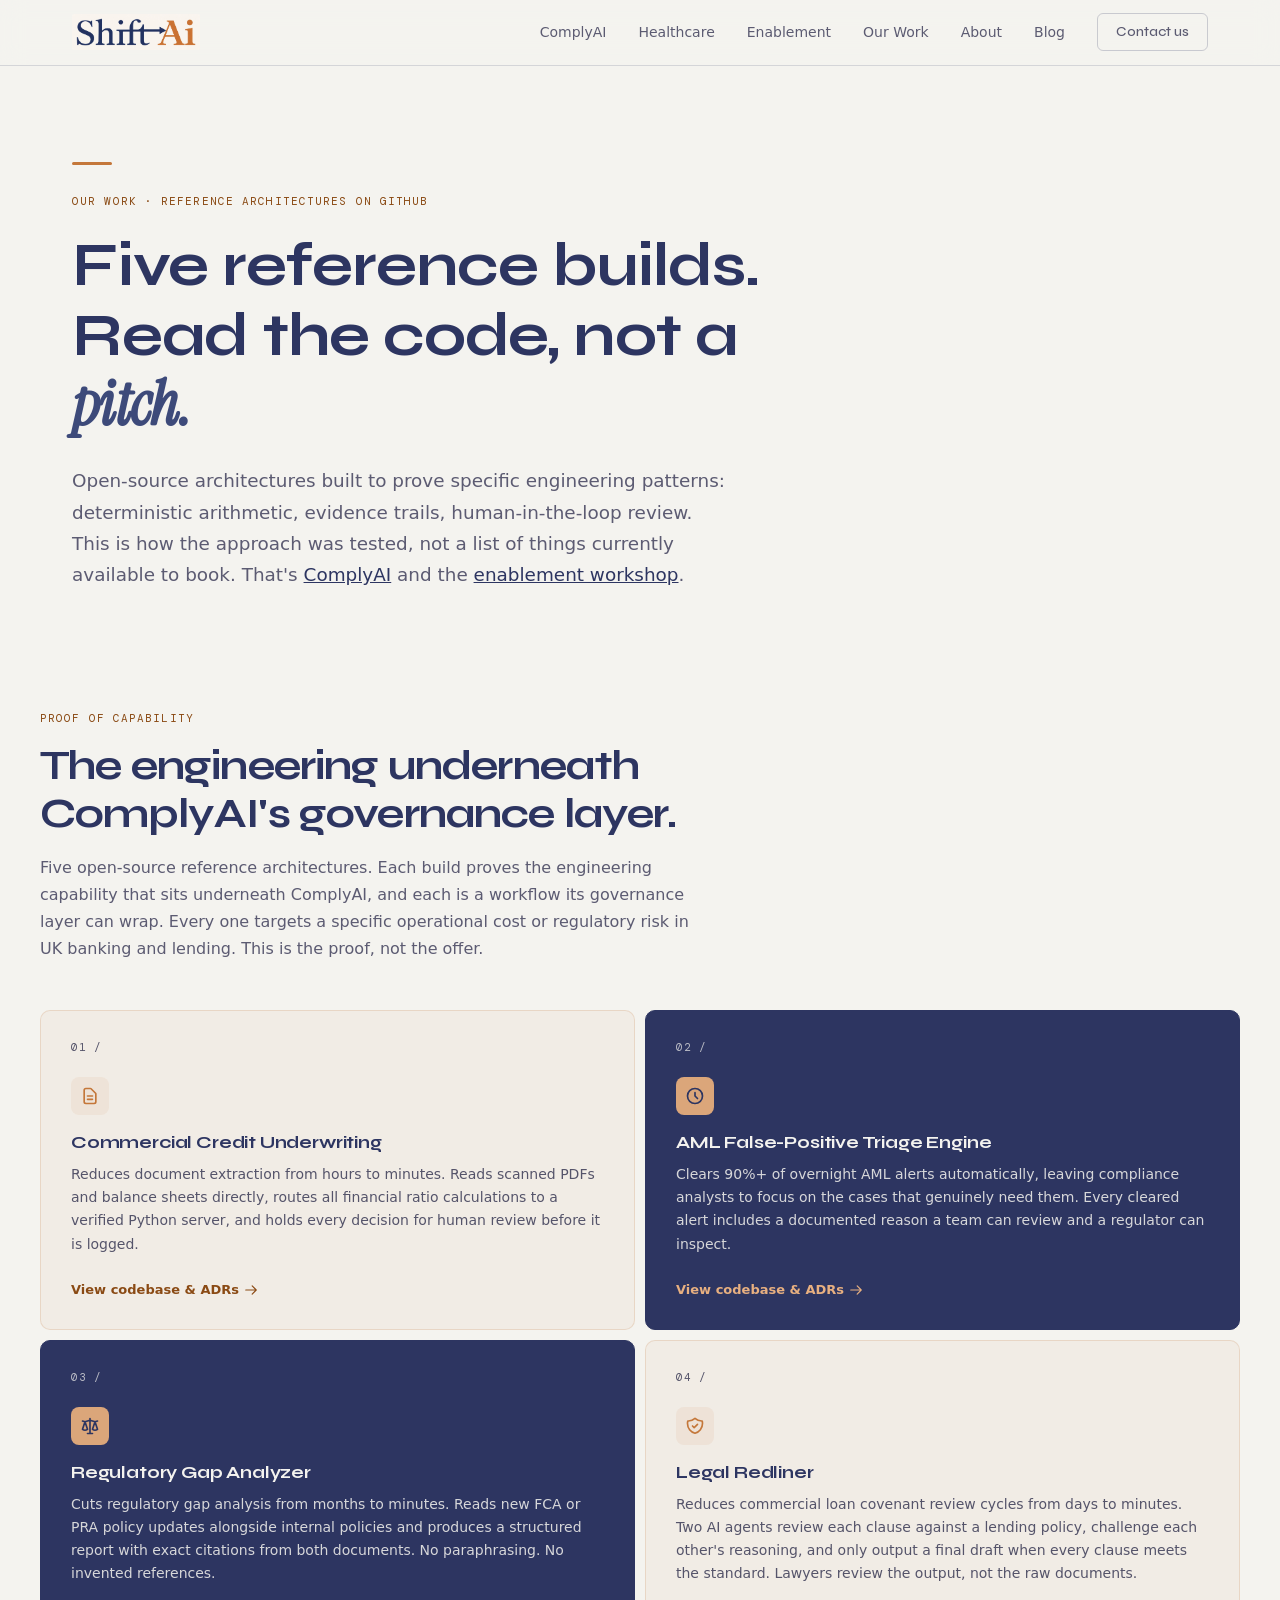
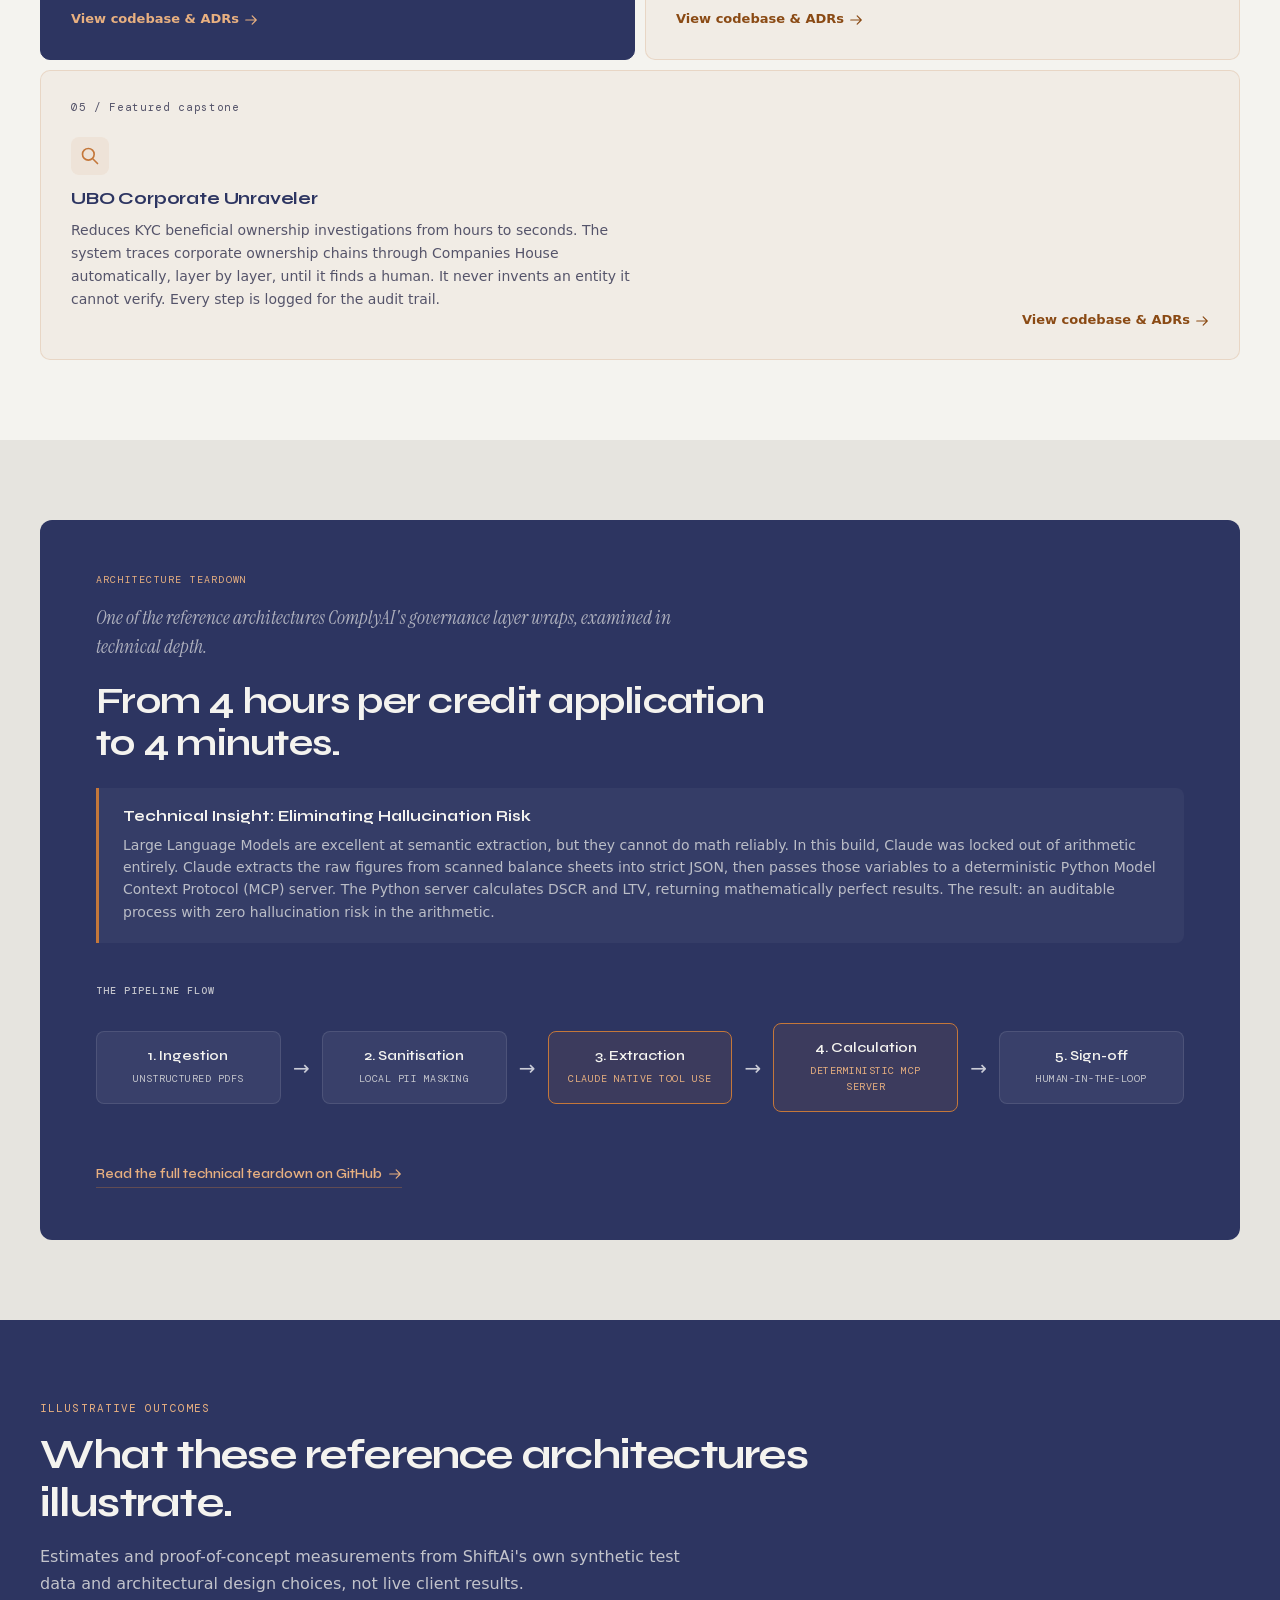
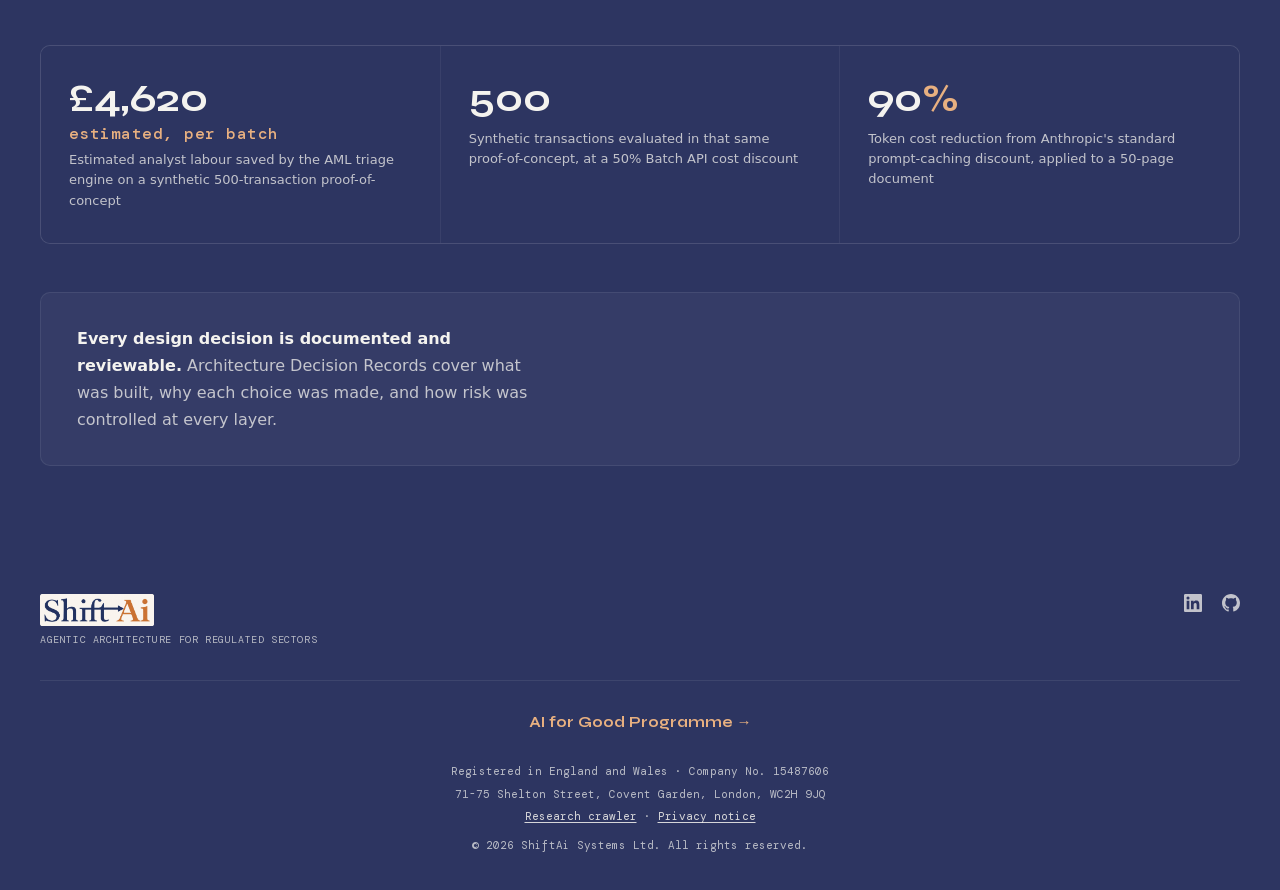
<file: work.html>
<!DOCTYPE html>
<html lang="en">
<head>
<meta charset="UTF-8">
<meta name="viewport" content="width=device-width, initial-scale=1.0">
<title>Our Work | Reference Architectures on GitHub | ShiftAi Systems Ltd</title>
<meta name="description" content="Five open-source reference architectures proving ShiftAi's engineering approach: deterministic arithmetic, evidence trails, human-in-the-loop review. Prior work, not a service menu.">
<meta name="keywords" content="agentic AI reference architecture, deterministic AI, Model Context Protocol, AI code portfolio, UK fintech engineering">
<meta name="author" content="Ifat Noreen, ShiftAi Systems Ltd">
<link rel="canonical" href="https://shiftaiconsulting.co.uk/work.html">
<meta property="og:type" content="website">
<meta property="og:url" content="https://shiftaiconsulting.co.uk/work.html">
<meta property="og:title" content="Our Work | Reference Architectures on GitHub">
<meta property="og:description" content="Five open-source reference architectures proving ShiftAi's engineering approach. Prior work evidencing the method, not a current service menu.">
<meta name="twitter:card" content="summary_large_image">
<meta name="twitter:title" content="Our Work | Reference Architectures on GitHub">
<meta name="twitter:description" content="Five open-source reference architectures proving ShiftAi's engineering approach. Prior work evidencing the method, not a current service menu.">
<link rel="stylesheet" href="fonts/fonts.css">
<style>
.hidden{display:none}
*{box-sizing:border-box;margin:0;padding:0}
:root{
  --bg:#f4f3ef;--bg2:#eeecea;--bg3:#e6e4df;--bg4:#dddbd5;
  --ink:#2d3561;--ink2:#3d4a7a;--ink3:#4a5a8a;
  --brass:#c4773a;--brass-bg:rgba(196,119,58,0.08);--brass-border:rgba(196,119,58,0.25);
  --muted:#5c5b72;--muted2:#5c5b72;
  --border:rgba(45,53,97,0.1);--border2:rgba(45,53,97,0.16);--border3:rgba(45,53,97,0.22);
}
html{scroll-behavior:smooth}
body{background:var(--bg);color:var(--ink);font-family:'DM Sans','Segoe UI',system-ui,sans-serif;font-size:16px;line-height:1.6;-webkit-font-smoothing:antialiased}
h1,h2,h3,h4{font-family:'Syne',sans-serif;line-height:1.15}
.mono{font-family:'DM Mono',monospace}
.serif{font-family:'Instrument Serif',serif}

/* Nav */
nav{position:sticky;top:0;z-index:50;background:rgba(244,243,239,0.92);-webkit-backdrop-filter:blur(12px);backdrop-filter:blur(12px);border-bottom:1px solid var(--border2)}
.nav-inner{max-width:1200px;margin:0 auto;padding:0 32px;height:64px;display:flex;align-items:center;justify-content:space-between}
.nav-logo{text-decoration:none;display:flex;align-items:center}.nav-logo img{height:36px;width:auto}
.nav-links{display:flex;align-items:center;gap:32px}
.nav-links a{font-size:14px;font-weight:500;color:var(--muted);text-decoration:none;transition:color 0.15s;position:relative}
.nav-links a::after{content:'';position:absolute;bottom:-2px;left:0;width:0;height:1px;background:var(--ink);transition:width 0.2s}
.nav-links a:hover{color:var(--ink)}
.nav-links a:hover::after{width:100%}
.nav-cta{font-size:13px;font-weight:600;color:var(--ink);border:1.5px solid var(--border3);border-radius:6px;padding:7px 18px;text-decoration:none;transition:all 0.15s;font-family:'Syne',sans-serif}
.nav-cta:hover{background:var(--ink);color:var(--bg);border-color:var(--ink)}
.hamburger{display:none;background:none;border:none;cursor:pointer;padding:4px;color:var(--ink)}
#mobile-menu{max-height:0;overflow:hidden;transition:max-height 0.3s ease,opacity 0.3s;opacity:0;border-top:1px solid var(--border)}
#mobile-menu.open{max-height:360px;opacity:1}
.mobile-links{padding:20px 32px;display:flex;flex-direction:column;gap:18px}
.mobile-links a{font-size:15px;font-weight:500;color:var(--muted);text-decoration:none;transition:color 0.15s}
.mobile-links a:hover{color:var(--ink)}

/* Reveal */
.reveal{opacity:0;transform:translateY(24px);transition:opacity 0.6s ease,transform 0.6s ease}
.reveal.visible{opacity:1;transform:none}
.rd1{transition-delay:0.08s}.rd2{transition-delay:0.16s}.rd3{transition-delay:0.24s}.rd4{transition-delay:0.32s}

@keyframes fadeUp{from{opacity:0;transform:translateY(20px)}to{opacity:1;transform:none}}
.fu{animation:fadeUp 0.7s ease both}
.fu1{animation-delay:0.05s}.fu2{animation-delay:0.18s}.fu3{animation-delay:0.32s}.fu4{animation-delay:0.46s}

/* Hero */
.hero{padding:96px 32px 80px;max-width:1200px;margin:0 auto;position:relative}
.hero-rule{width:40px;height:3px;background:var(--brass);border-radius:2px;margin-bottom:28px}
.hero-eyebrow{font-family:'DM Mono',monospace;font-size:11px;color:#8a4a14;letter-spacing:0.1em;text-transform:uppercase;margin-bottom:20px}
.hero h1{font-size:clamp(2.4rem,5vw,3.8rem);font-weight:700;color:var(--ink);letter-spacing:-0.02em;margin-bottom:24px;max-width:780px}
.hero h1 em{font-style:italic;font-family:'Instrument Serif',serif;color:var(--ink2)}
.hero-sub{font-size:1.15rem;color:var(--muted);max-width:660px;line-height:1.7;margin-bottom:40px}
.hero-actions{display:flex;align-items:center;gap:16px;flex-wrap:wrap}
.btn-primary{background:var(--ink);color:var(--bg);font-family:'Syne',sans-serif;font-size:14px;font-weight:600;padding:14px 28px;border-radius:6px;text-decoration:none;transition:background 0.15s,transform 0.15s;display:inline-block;letter-spacing:0.01em;cursor:pointer;border:none}
.btn-primary:hover{background:var(--ink2);transform:translateY(-1px)}
.btn-secondary{font-size:14px;font-weight:500;color:var(--ink);text-decoration:none;display:inline-flex;align-items:center;gap:6px;border-bottom:1px solid var(--border3);padding-bottom:2px;transition:border-color 0.15s,color 0.15s}
.btn-secondary:hover{color:var(--brass);border-color:var(--brass)}

/* Section shared */
.section{padding:80px 32px}
.section-inner{max-width:1200px;margin:0 auto}
.section-eyebrow{font-family:'DM Mono',monospace;font-size:11px;color:#8a4a14;letter-spacing:0.1em;text-transform:uppercase;margin-bottom:14px}
.section-heading{font-size:clamp(1.8rem,3.5vw,2.6rem);font-weight:700;color:var(--ink);letter-spacing:-0.02em;margin-bottom:16px}
.section-sub{font-size:1rem;color:var(--muted);max-width:660px;line-height:1.7;margin-bottom:48px}

/* Solutions Grid */
.solutions-grid{display:grid;grid-template-columns:repeat(2,1fr);gap:10px}
.sol-card{background:#fff;border:1px solid var(--border);border-radius:10px;padding:28px 30px;transition:border-color 0.2s,transform 0.2s;position:relative;overflow:hidden}
.sol-card::before{content:'';position:absolute;top:0;left:0;right:0;height:3px;border-radius:10px 10px 0 0;opacity:0;transition:opacity 0.2s}
.sol-card.brass-card{background:rgba(196,119,58,0.05);border-color:rgba(196,119,58,0.18)}
.sol-card.ink{background:#2d3561;border-color:#2d3561}
.sol-card.brass-card::before{background:var(--brass)}
.sol-card.ink::before{background:var(--ink)}
.sol-card:hover{transform:translateY(-3px);border-color:var(--border3)}
.sol-card.brass-card:hover{border-color:rgba(196,119,58,0.4)}
.sol-card.ink:hover{border-color:#3d4a7a}
.sol-card:hover::before{opacity:1}
.sol-card.span2{grid-column:1/-1}
.sol-num{font-family:'DM Mono',monospace;font-size:11px;color:var(--muted2);margin-bottom:20px;letter-spacing:0.06em}
.sol-icon{width:38px;height:38px;border-radius:8px;display:flex;align-items:center;justify-content:center;margin-bottom:18px;flex-shrink:0}
.sol-icon.brass-icon{background:var(--brass-bg);color:var(--brass)}
.sol-icon.ink{background:#dba67a;color:var(--ink)}
.sol-card h3{font-size:1.1rem;font-weight:700;color:var(--ink);margin-bottom:10px;letter-spacing:-0.01em}
.sol-card p{font-size:14px;color:var(--muted);line-height:1.65;margin-bottom:20px}
.sol-card.ink h3{color:#f4f3ef}
.sol-card.ink p{color:rgba(244,243,239,0.85)}
.sol-card.ink .sol-num{color:#b8bac4}
.sol-card.brass-card p{color:#55546a}
.sol-card.brass-card .sol-num{color:#55546a}
.sol-link{font-size:13px;font-weight:600;text-decoration:none;display:inline-flex;align-items:center;gap:5px;transition:gap 0.15s}
.sol-link.brass-link{color:#8a4a14}
.sol-link.ink{color:#e8b080}
.sol-link:hover{gap:9px}

/* Architecture Teardown - Visual Flow */
.case-study-section{background:var(--bg3);padding:80px 32px}
.case-study-card{background:var(--ink);border-radius:12px;padding:52px 56px}
.case-eyebrow{font-family:'DM Mono',monospace;font-size:10px;color:#e8b080;letter-spacing:0.12em;text-transform:uppercase;margin-bottom:16px}
.case-bridge{font-family:'Instrument Serif',serif;font-style:italic;font-size:1.2rem;color:rgba(244,243,239,0.65);line-height:1.5;margin-bottom:18px;max-width:640px}
.case-study-card h2{font-size:clamp(1.7rem,3vw,2.3rem);font-weight:700;color:var(--bg);letter-spacing:-0.02em;margin-bottom:24px}
.case-insight{background:rgba(255,255,255,0.04);border-left:3px solid var(--brass);padding:20px 24px;border-radius:0 8px 8px 0;margin-bottom:40px}
.case-insight h4{font-size:15px;color:var(--bg);margin-bottom:8px}
.case-insight p{font-size:14px;color:rgba(244,243,239,0.7);line-height:1.6}
.case-block-label{font-family:'DM Mono',monospace;font-size:10px;font-weight:500;color:rgba(244,243,239,0.75);letter-spacing:0.1em;text-transform:uppercase}
.arch-flow-container{display:flex;align-items:center;justify-content:space-between;gap:12px;margin-bottom:48px;flex-wrap:wrap}
.arch-node{background:rgba(255,255,255,0.06);border:1px solid rgba(255,255,255,0.1);border-radius:8px;padding:16px;flex:1;min-width:140px;text-align:center;position:relative}
.arch-node.highlight{border-color:var(--brass);background:rgba(196,119,58,0.1)}
.arch-node-title{font-family:'Syne',sans-serif;font-weight:600;color:var(--bg);font-size:14px;margin-bottom:6px;line-height:1.2}
.arch-node-desc{font-family:'DM Mono',monospace;font-size:10px;color:rgba(244,243,239,0.75);text-transform:uppercase;letter-spacing:0.05em}
.arch-node.highlight .arch-node-desc{color:#e8b080}
.arch-arrow{color:rgba(255,255,255,0.75);font-size:20px}
.case-cta{font-family:'Syne',sans-serif;font-size:13px;font-weight:600;color:#e8b080;text-decoration:none;display:inline-flex;align-items:center;gap:6px;border-bottom:1px solid rgba(196,119,58,0.35);padding-bottom:2px;transition:border-color 0.15s}
.case-cta:hover{border-color:var(--brass)}

/* Results */
.results-bg{background:var(--ink)}
.results-bg .section-eyebrow{color:#e8b080}
.results-bg .section-heading{color:var(--bg)}
.results-bg .section-sub{color:rgba(244,243,239,0.75)}
.results-grid{display:grid;grid-template-columns:repeat(3,1fr);gap:1px;background:rgba(255,255,255,0.06);border:1px solid rgba(255,255,255,0.08);border-radius:10px;overflow:hidden;margin-bottom:48px}
.result-item{background:var(--ink);padding:32px 28px}
.result-val{font-family:'Syne',sans-serif;font-size:clamp(1.6rem,3vw,2.4rem);font-weight:700;color:var(--bg);margin-bottom:8px;line-height:1.1;word-break:break-word}
.result-val em{color:#e8b080;font-style:normal}
.result-val small{font-size:1rem;font-weight:500;color:rgba(244,243,239,0.75);display:block;margin-top:4px;font-family:'DM Mono',monospace;letter-spacing:0.03em}
.result-label{font-size:13px;color:rgba(244,243,239,0.75);line-height:1.55}
.brief-card{background:rgba(255,255,255,0.04);border:1px solid rgba(255,255,255,0.08);border-radius:10px;padding:32px 36px;display:flex;align-items:center;justify-content:space-between;gap:24px;flex-wrap:wrap}
.brief-text{font-size:1rem;color:rgba(244,243,239,0.75);max-width:480px;line-height:1.7}
.brief-text strong{color:var(--bg);font-weight:600}
.btn-outline-light{font-family:'Syne',sans-serif;font-size:13px;font-weight:600;color:var(--bg);border:1.5px solid rgba(255,255,255,0.35);border-radius:6px;padding:12px 22px;text-decoration:none;transition:all 0.15s;white-space:nowrap;display:inline-block}
.btn-outline-light:hover{background:rgba(255,255,255,0.07);border-color:rgba(255,255,255,0.55)}

/* Footer */
footer{background:var(--ink);color:rgba(244,243,239,0.7);padding:48px 32px 36px}
.footer-inner{max-width:1200px;margin:0 auto}
.footer-top{display:flex;justify-content:space-between;align-items:flex-start;gap:32px;flex-wrap:wrap;padding-bottom:32px;border-bottom:1px solid rgba(255,255,255,0.08);margin-bottom:28px}
.footer-logo{margin-bottom:6px;display:flex;align-items:center}.footer-logo img{height:32px;width:auto}
.footer-tagline{font-family:'DM Mono',monospace;font-size:10px;letter-spacing:0.06em;text-transform:uppercase;color:rgba(244,243,239,0.7)}
.footer-links{display:flex;align-items:center;gap:20px}
.footer-link{color:rgba(244,243,239,0.75);transition:color 0.15s;display:flex;align-items:center}
.footer-link:hover{color:var(--bg)}
.footer-program{text-align:center;margin-bottom:28px}
.footer-program a{font-family:'Syne',sans-serif;font-size:15px;font-weight:700;color:#e8b080;text-decoration:none;display:inline-flex;align-items:center;justify-content:center;gap:7px;transition:gap 0.15s}
.footer-program a:hover{gap:11px}
.footer-bottom{display:flex;flex-direction:column;align-items:center;gap:5px;text-align:center;font-family:'DM Mono',monospace;font-size:11px;color:rgba(244,243,239,0.7)}
.footer-bottom a{color:rgba(244,243,239,0.85);text-decoration:underline;text-underline-offset:2px;transition:color 0.15s}
.footer-bottom a:hover{color:var(--bg)}

/* Responsive */
@media(max-width:768px){
  .nav-links{display:none}
  .hamburger{display:block}
  .hero{padding:60px 20px 56px}
  .section{padding:56px 20px}
  .solutions-grid{grid-template-columns:1fr}
  .sol-card.span2{grid-column:auto}
  .results-grid{grid-template-columns:1fr}
  .case-study-section{padding:56px 20px}
  .case-study-card{padding:32px 24px}
  .arch-flow-container{flex-direction:column;align-items:stretch}
  .arch-arrow{transform:rotate(90deg);text-align:center}
}
</style>
<noscript><style>.reveal{opacity:1;transform:none}.fu{animation:none}</style></noscript>
</head>
<body>

<!-- Nav -->
<nav>
  <div class="nav-inner">
    <a href="index.html" class="nav-logo"><img src="shiftai-logo.png" alt="ShiftAi Systems Ltd" /></a>
    <div class="nav-links">
      <a href="complyai.html">ComplyAI</a>
      <a href="healthcare.html">Healthcare</a>
      <a href="enablement.html">Enablement</a>
      <a href="work.html">Our Work</a>
      <a href="index.html#about">About</a>
      <a href="blog.html">Blog</a>
      <a href="contact.html" class="nav-cta">Contact us</a>
    </div>
    <button id="hamburger" class="hamburger" aria-label="Toggle menu">
      <svg id="icon-open" width="22" height="22" fill="none" stroke="currentColor" viewBox="0 0 24 24"><path stroke-linecap="round" stroke-linejoin="round" stroke-width="2" d="M4 6h16M4 12h16M4 18h16"/></svg>
      <svg id="icon-close" class="hidden" width="22" height="22" fill="none" stroke="currentColor" viewBox="0 0 24 24"><path stroke-linecap="round" stroke-linejoin="round" stroke-width="2" d="M6 18L18 6M6 6l12 12"/></svg>
    </button>
  </div>
  <div id="mobile-menu">
    <div class="mobile-links">
      <a href="complyai.html" onclick="closeMenu()">ComplyAI</a>
      <a href="healthcare.html" onclick="closeMenu()">Healthcare</a>
      <a href="enablement.html" onclick="closeMenu()">Enablement</a>
      <a href="work.html" onclick="closeMenu()">Our Work</a>
      <a href="index.html#about" onclick="closeMenu()">About</a>
      <a href="blog.html" onclick="closeMenu()">Blog</a>
      <a href="contact.html" onclick="closeMenu()">Contact us</a>
    </div>
  </div>
</nav>

<!-- Hero -->
<header>
  <div class="hero">
    <div class="hero-rule fu fu1"></div>
    <p class="hero-eyebrow fu fu1">Our Work &middot; Reference Architectures on GitHub</p>
    <h1 class="fu fu2">Five reference builds.<br>Read the code, not a <em>pitch.</em></h1>
    <p class="hero-sub fu fu3">Open-source architectures built to prove specific engineering patterns: deterministic arithmetic, evidence trails, human-in-the-loop review. This is how the approach was tested, not a list of things currently available to book. That's <a href="complyai.html" style="color:var(--ink);text-decoration:underline">ComplyAI</a> and the <a href="enablement.html" style="color:var(--ink);text-decoration:underline">enablement workshop</a>.</p>
  </div>
</header>

<!-- Solutions -->
<section id="solutions" class="section" style="padding-top:0">
  <div class="section-inner">
    <div class="reveal">
      <p class="section-eyebrow">Proof of capability</p>
      <h2 class="section-heading">The engineering underneath<br>ComplyAI's governance layer.</h2>
      <p class="section-sub">Five open-source reference architectures. Each build proves the engineering capability that sits underneath ComplyAI, and each is a workflow its governance layer can wrap. Every one targets a specific operational cost or regulatory risk in UK banking and lending. This is the proof, not the offer.</p>
    </div>
    <div class="solutions-grid">

      <div class="sol-card brass-card reveal rd1">
        <div class="sol-num">01 /</div>
        <div class="sol-icon brass-icon"><svg width="20" height="20" fill="none" stroke="currentColor" viewBox="0 0 24 24"><path stroke-linecap="round" stroke-linejoin="round" stroke-width="2" d="M9 12h6m-6 4h6m2 5H7a2 2 0 01-2-2V5a2 2 0 012-2h5.586a1 1 0 01.707.293l5.414 5.414a1 1 0 01.293.707V19a2 2 0 01-2 2z"/></svg></div>
        <h3>Commercial Credit Underwriting</h3>
        <p>Reduces document extraction from hours to minutes. Reads scanned PDFs and balance sheets directly, routes all financial ratio calculations to a verified Python server, and holds every decision for human review before it is logged.</p>
        <a href="https://github.com/TechIfat/credit-underwriting-ai" target="_blank" class="sol-link brass-link">View codebase &amp; ADRs <svg width="14" height="14" fill="none" stroke="currentColor" viewBox="0 0 24 24"><path stroke-linecap="round" stroke-linejoin="round" stroke-width="2" d="M14 5l7 7m0 0l-7 7m7-7H3"/></svg></a>
      </div>

      <div class="sol-card ink reveal rd2">
        <div class="sol-num">02 /</div>
        <div class="sol-icon ink"><svg width="20" height="20" fill="none" stroke="currentColor" viewBox="0 0 24 24"><path stroke-linecap="round" stroke-linejoin="round" stroke-width="2" d="M12 8v4l3 3m6-3a9 9 0 11-18 0 9 9 0 0118 0z"/></svg></div>
        <h3>AML False-Positive Triage Engine</h3>
        <p>Clears 90%+ of overnight AML alerts automatically, leaving compliance analysts to focus on the cases that genuinely need them. Every cleared alert includes a documented reason a team can review and a regulator can inspect.</p>
        <a href="https://github.com/TechIfat/aml-batch-processor" target="_blank" class="sol-link ink">View codebase &amp; ADRs <svg width="14" height="14" fill="none" stroke="currentColor" viewBox="0 0 24 24"><path stroke-linecap="round" stroke-linejoin="round" stroke-width="2" d="M14 5l7 7m0 0l-7 7m7-7H3"/></svg></a>
      </div>

      <div class="sol-card ink reveal rd3">
        <div class="sol-num">03 /</div>
        <div class="sol-icon ink"><svg width="20" height="20" fill="none" stroke="currentColor" viewBox="0 0 24 24"><path stroke-linecap="round" stroke-linejoin="round" stroke-width="2" d="M3 6l3 1m0 0l-3 9a5.002 5.002 0 006.001 0M6 7l3 9M6 7l6-2m6 2l3-1m-3 1l-3 9a5.002 5.002 0 006.001 0M18 7l3 9m-3-9l-6-2m0-2v2m0 16V5m0 16H9m3 0h3"/></svg></div>
        <h3>Regulatory Gap Analyzer</h3>
        <p>Cuts regulatory gap analysis from months to minutes. Reads new FCA or PRA policy updates alongside internal policies and produces a structured report with exact citations from both documents. No paraphrasing. No invented references.</p>
        <a href="https://github.com/TechIfat/regulatory-gap-analyzer" target="_blank" class="sol-link ink">View codebase &amp; ADRs <svg width="14" height="14" fill="none" stroke="currentColor" viewBox="0 0 24 24"><path stroke-linecap="round" stroke-linejoin="round" stroke-width="2" d="M14 5l7 7m0 0l-7 7m7-7H3"/></svg></a>
      </div>

      <div class="sol-card brass-card reveal rd4">
        <div class="sol-num">04 /</div>
        <div class="sol-icon brass-icon"><svg width="20" height="20" fill="none" stroke="currentColor" viewBox="0 0 24 24"><path stroke-linecap="round" stroke-linejoin="round" stroke-width="2" d="M9 12l2 2 4-4m5.618-4.016A11.955 11.955 0 0112 2.944a11.955 11.955 0 01-8.618 3.04A12.02 12.02 0 003 9c0 5.591 3.824 10.29 9 11.622 5.176-1.332 9-6.03 9-11.622 0-1.042-.133-2.052-.382-3.016z"/></svg></div>
        <h3>Legal Redliner</h3>
        <p>Reduces commercial loan covenant review cycles from days to minutes. Two AI agents review each clause against a lending policy, challenge each other's reasoning, and only output a final draft when every clause meets the standard. Lawyers review the output, not the raw documents.</p>
        <a href="https://github.com/TechIfat/legal-redliner-ai" target="_blank" class="sol-link brass-link">View codebase &amp; ADRs <svg width="14" height="14" fill="none" stroke="currentColor" viewBox="0 0 24 24"><path stroke-linecap="round" stroke-linejoin="round" stroke-width="2" d="M14 5l7 7m0 0l-7 7m7-7H3"/></svg></a>
      </div>

      <div class="sol-card brass-card span2 reveal">
        <div class="sol-num">05 / Featured capstone</div>
        <div style="display:flex;justify-content:space-between;align-items:flex-end;gap:32px;flex-wrap:wrap">
          <div style="max-width:580px">
            <div class="sol-icon brass-icon" style="margin-bottom:14px"><svg width="20" height="20" fill="none" stroke="currentColor" viewBox="0 0 24 24"><path stroke-linecap="round" stroke-linejoin="round" stroke-width="2" d="M21 21l-6-6m2-5a7 7 0 11-14 0 7 7 0 0114 0z"/></svg></div>
            <h3>UBO Corporate Unraveler</h3>
            <p>Reduces KYC beneficial ownership investigations from hours to seconds. The system traces corporate ownership chains through Companies House automatically, layer by layer, until it finds a human. It never invents an entity it cannot verify. Every step is logged for the audit trail.</p>
          </div>
          <a href="https://github.com/TechIfat/ubo-unraveler-ai" target="_blank" class="sol-link brass-link" style="flex-shrink:0">View codebase &amp; ADRs <svg width="14" height="14" fill="none" stroke="currentColor" viewBox="0 0 24 24"><path stroke-linecap="round" stroke-linejoin="round" stroke-width="2" d="M14 5l7 7m0 0l-7 7m7-7H3"/></svg></a>
        </div>
      </div>

    </div>
  </div>
</section>

<!-- Featured Case Study with Teardown -->
<section id="teardown" class="case-study-section">
  <div class="section-inner">
    <div class="case-study-card reveal">
      <p class="case-eyebrow">Architecture Teardown</p>
      <p class="case-bridge">One of the reference architectures ComplyAI's governance layer wraps, examined in technical depth.</p>
      <h2>From 4 hours per credit application<br>to 4 minutes.</h2>

      <div class="case-insight">
        <h4>Technical Insight: Eliminating Hallucination Risk</h4>
        <p>Large Language Models are excellent at semantic extraction, but they cannot do math reliably. In this build, Claude was locked out of arithmetic entirely. Claude extracts the raw figures from scanned balance sheets into strict JSON, then passes those variables to a deterministic Python Model Context Protocol (MCP) server. The Python server calculates DSCR and LTV, returning mathematically perfect results. The result: an auditable process with zero hallucination risk in the arithmetic.</p>
      </div>

      <p class="case-block-label" style="margin-bottom: 24px;">The Pipeline Flow</p>
      <div class="arch-flow-container">
        <div class="arch-node">
          <div class="arch-node-title">1. Ingestion</div>
          <div class="arch-node-desc">Unstructured PDFs</div>
        </div>
        <div class="arch-arrow">&rarr;</div>
        <div class="arch-node">
          <div class="arch-node-title">2. Sanitisation</div>
          <div class="arch-node-desc">Local PII Masking</div>
        </div>
        <div class="arch-arrow">&rarr;</div>
        <div class="arch-node highlight">
          <div class="arch-node-title">3. Extraction</div>
          <div class="arch-node-desc">Claude Native Tool Use</div>
        </div>
        <div class="arch-arrow">&rarr;</div>
        <div class="arch-node highlight">
          <div class="arch-node-title">4. Calculation</div>
          <div class="arch-node-desc">Deterministic MCP Server</div>
        </div>
        <div class="arch-arrow">&rarr;</div>
        <div class="arch-node">
          <div class="arch-node-title">5. Sign-off</div>
          <div class="arch-node-desc">Human-in-the-Loop</div>
        </div>
      </div>

      <a href="https://github.com/TechIfat/credit-underwriting-ai" target="_blank" class="case-cta">Read the full technical teardown on GitHub <svg width="14" height="14" fill="none" stroke="currentColor" viewBox="0 0 24 24"><path stroke-linecap="round" stroke-linejoin="round" stroke-width="2" d="M14 5l7 7m0 0l-7 7m7-7H3"/></svg></a>
    </div>
  </div>
</section>

<!-- Results -->
<section id="results" class="section results-bg">
  <div class="section-inner">
    <div class="reveal">
      <p class="section-eyebrow">Illustrative outcomes</p>
      <h2 class="section-heading">What these reference architectures<br>illustrate.</h2>
      <p class="section-sub">Estimates and proof-of-concept measurements from ShiftAi's own synthetic test data and architectural design choices, not live client results.</p>
    </div>
    <div class="results-grid reveal">
      <div class="result-item"><div class="result-val">£4,620<small><em>estimated, per batch</em></small></div><div class="result-label">Estimated analyst labour saved by the AML triage engine on a synthetic 500-transaction proof-of-concept</div></div>
      <div class="result-item"><div class="result-val">500</div><div class="result-label">Synthetic transactions evaluated in that same proof-of-concept, at a 50% Batch API cost discount</div></div>
      <div class="result-item"><div class="result-val">90<em>%</em></div><div class="result-label">Token cost reduction from Anthropic's standard prompt-caching discount, applied to a 50-page document</div></div>
    </div>
    <div class="brief-card reveal">
      <div class="brief-text"><strong>Every design decision is documented and reviewable.</strong> Architecture Decision Records cover what was built, why each choice was made, and how risk was controlled at every layer.</div>
    </div>
  </div>
</section>

<!-- Footer -->
<footer>
  <div class="footer-inner">
    <div class="footer-top">
      <div>
        <div class="footer-logo"><img src="shiftai-logo.png" alt="ShiftAi Systems Ltd" /></div>
        <div class="footer-tagline">Agentic Architecture for Regulated Sectors</div>
      </div>
      <div class="footer-links">
        <a href="https://www.linkedin.com/in/ifat-noreen" target="_blank" aria-label="LinkedIn" class="footer-link">
          <svg width="18" height="18" fill="currentColor" viewBox="0 0 24 24"><path d="M20.447 20.452h-3.554v-5.569c0-1.328-.027-3.037-1.852-3.037-1.853 0-2.136 1.445-2.136 2.939v5.667H9.351V9h3.414v1.561h.046c.477-.9 1.637-1.85 3.37-1.85 3.601 0 4.267 2.37 4.267 5.455v6.286zM5.337 7.433a2.062 2.062 0 01-2.063-2.065 2.064 2.064 0 112.063 2.065zm1.782 13.019H3.555V9h3.564v11.452zM22.225 0H1.771C.792 0 0 .774 0 1.729v20.542C0 23.227.792 24 1.771 24h20.451C23.2 24 24 23.227 24 22.271V1.729C24 .774 23.2 0 22.222 0h.003z"/></svg>
        </a>
        <a href="https://github.com/TechIfat" target="_blank" aria-label="GitHub" class="footer-link">
          <svg width="18" height="18" fill="currentColor" viewBox="0 0 24 24"><path d="M12 0C5.37 0 0 5.37 0 12c0 5.31 3.435 9.795 8.205 11.385.6.105.825-.255.825-.57 0-.285-.015-1.23-.015-2.235-3.015.555-3.795-.735-4.035-1.41-.135-.345-.72-1.41-1.23-1.695-.42-.225-1.02-.78-.015-.795.945-.015 1.62.87 1.845 1.23 1.08 1.815 2.805 1.305 3.495.99.105-.78.42-1.305.765-1.605-2.67-.3-5.46-1.335-5.46-5.925 0-1.305.465-2.385 1.23-3.225-.12-.3-.54-1.53.12-3.18 0 0 1.005-.315 3.3 1.23.96-.27 1.98-.405 3-.405s2.04.135 3 .405c2.295-1.56 3.3-1.23 3.3-1.23.66 1.65.24 2.88.12 3.18.765.84 1.23 1.905 1.23 3.225 0 4.605-2.805 5.625-5.475 5.925.435.375.81 1.095.81 2.22 0 1.605-.015 2.895-.015 3.3 0 .315.225.69.825.57A12.02 12.02 0 0024 12c0-6.63-5.37-12-12-12z"/></svg>
        </a>
      </div>
    </div>
    <div class="footer-program">
      <a href="ai-for-good.html">AI for Good Programme &rarr;</a>
    </div>

    <div class="footer-bottom">
      <p>Registered in England and Wales &middot; Company No. 15487606</p>
      <p>71-75 Shelton Street, Covent Garden, London, WC2H 9JQ</p>
      <p><a href="research-crawler.html" style="color:rgba(244,243,239,0.85);text-decoration:underline;text-underline-offset:2px">Research crawler</a> &middot; <a href="privacy.html" style="color:rgba(244,243,239,0.85);text-decoration:underline;text-underline-offset:2px">Privacy notice</a></p>
      <p style="margin-top:6px">&copy; 2026 ShiftAi Systems Ltd. All rights reserved.</p>
    </div>
  </div>
</footer>

<script>
const hamburger=document.getElementById('hamburger'),mobileMenu=document.getElementById('mobile-menu'),iconOpen=document.getElementById('icon-open'),iconClose=document.getElementById('icon-close');
hamburger.addEventListener('click',()=>{const o=mobileMenu.classList.toggle('open');iconOpen.classList.toggle('hidden',o);iconClose.classList.toggle('hidden',!o);});
function closeMenu(){mobileMenu.classList.remove('open');iconOpen.classList.remove('hidden');iconClose.classList.add('hidden');}

const obs=new IntersectionObserver(entries=>entries.forEach(e=>{if(e.isIntersecting){e.target.classList.add('visible');obs.unobserve(e.target);}}),{threshold:0.1});
document.querySelectorAll('.reveal').forEach(el=>obs.observe(el));
</script>

<!-- ShiftAi Discovery Agent: Chat Widget (shared include, see chat-widget.js) -->
<script>window.SA_CHAT_CONFIG={placeholder:'Ask about these reference architectures or our approach…',welcome:'Hello, I\'m the ShiftAi Discovery Agent. I can answer questions about these reference architectures, ComplyAI, or the enablement workshop. What would you like to know?'};</script>
<script src="chat-widget.js?v=2"></script>

</body>
</html>
</file>
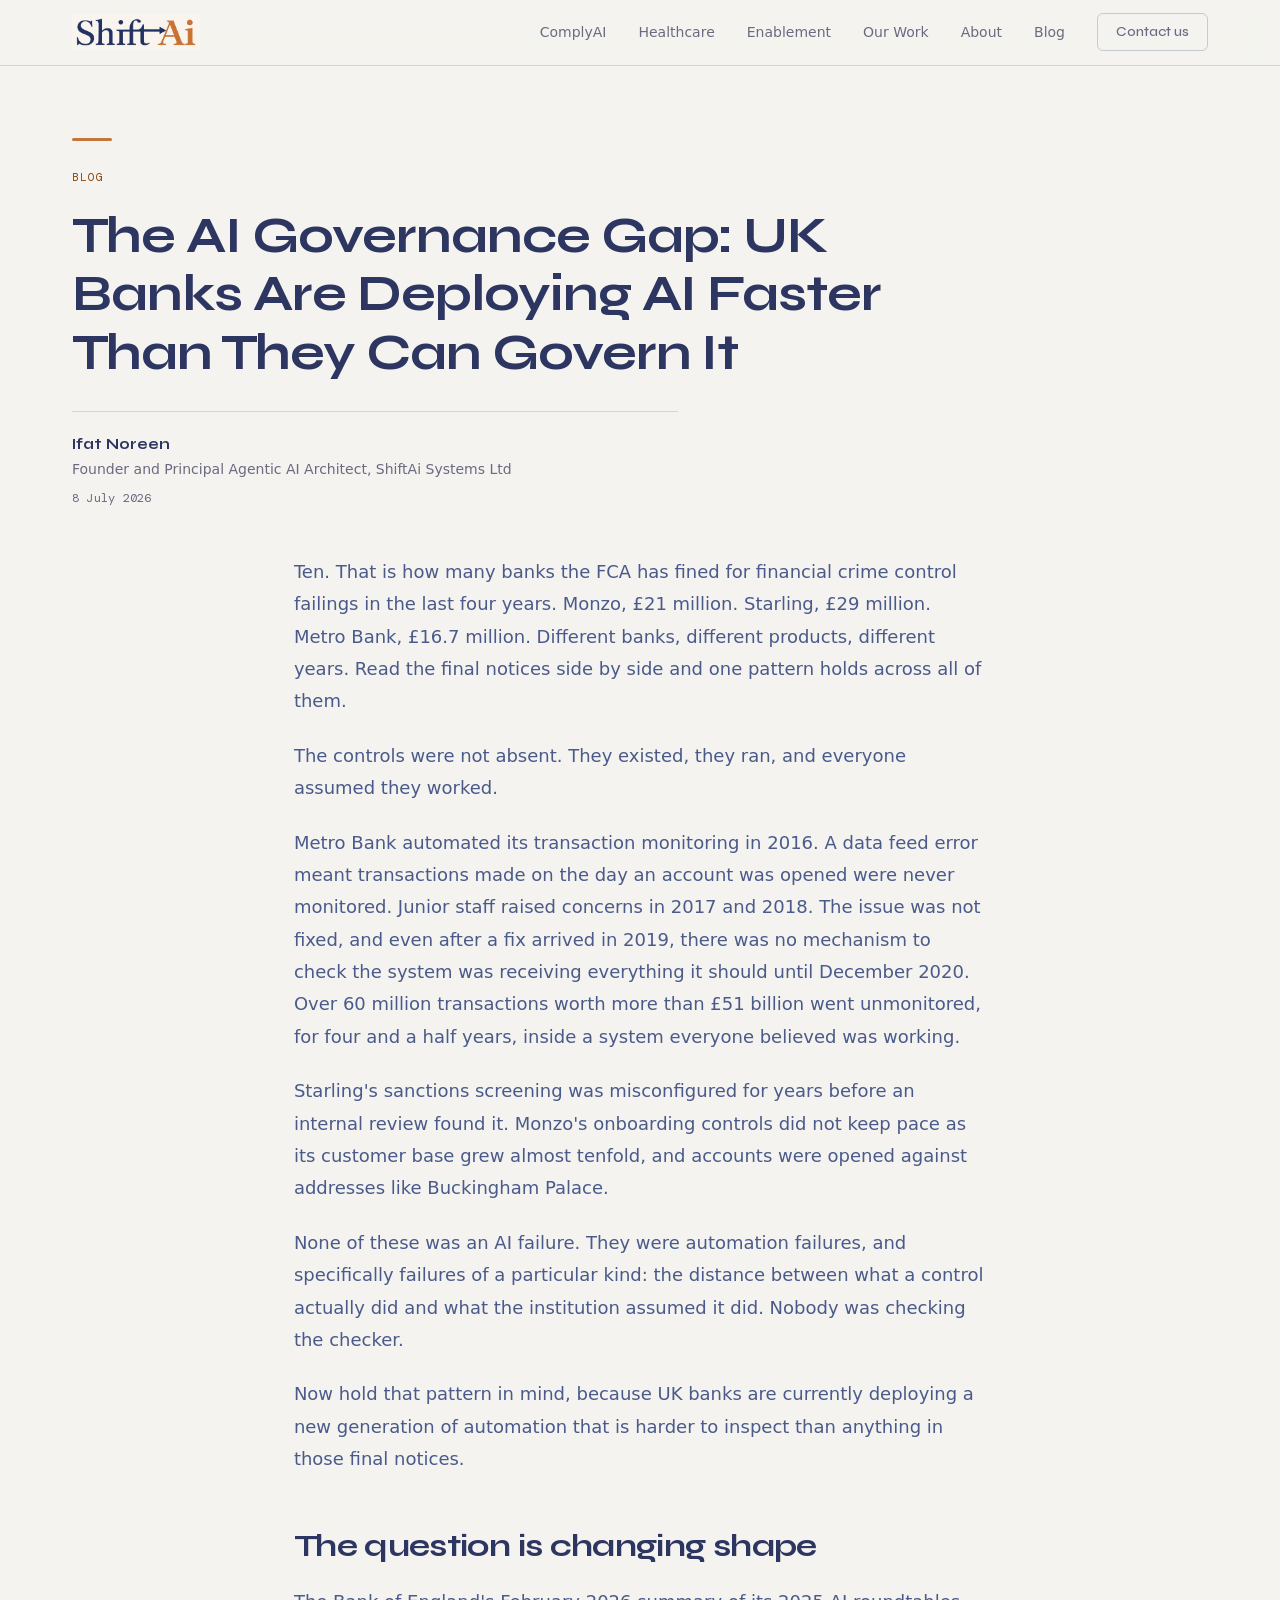
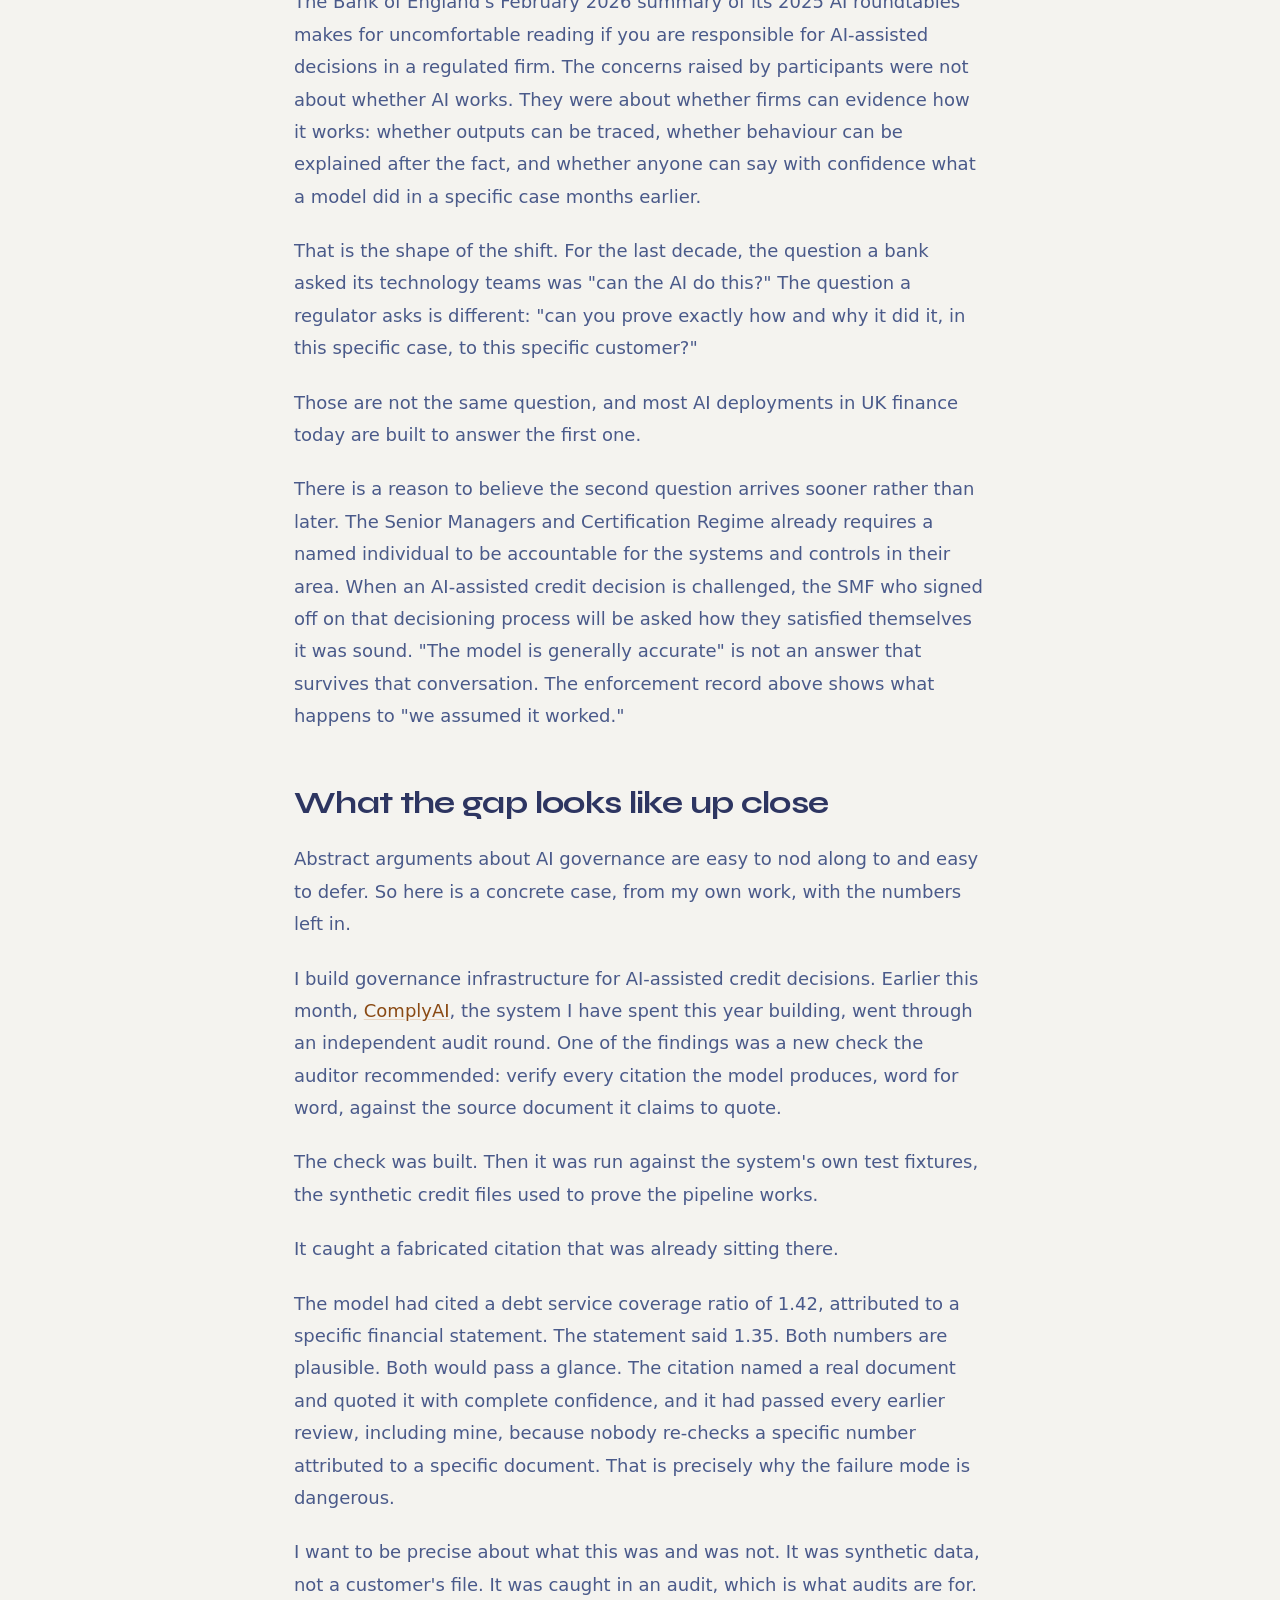
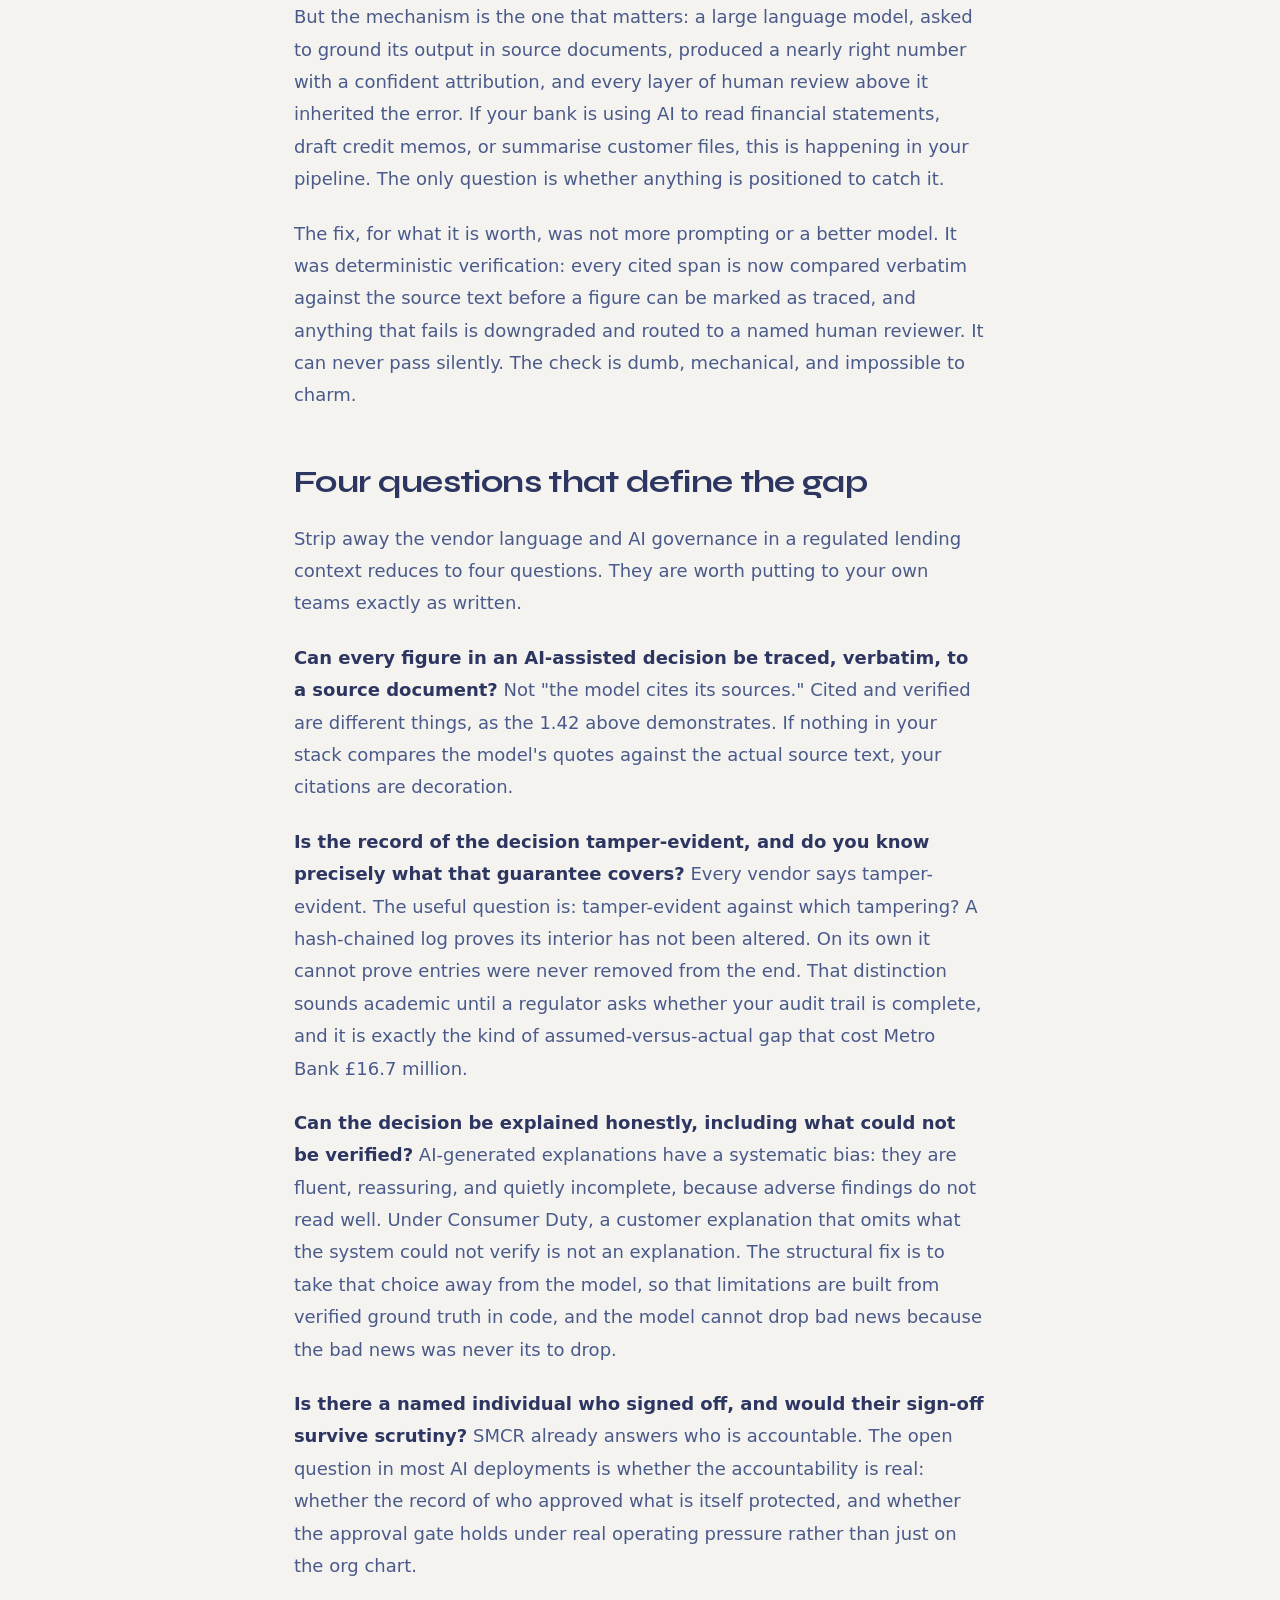
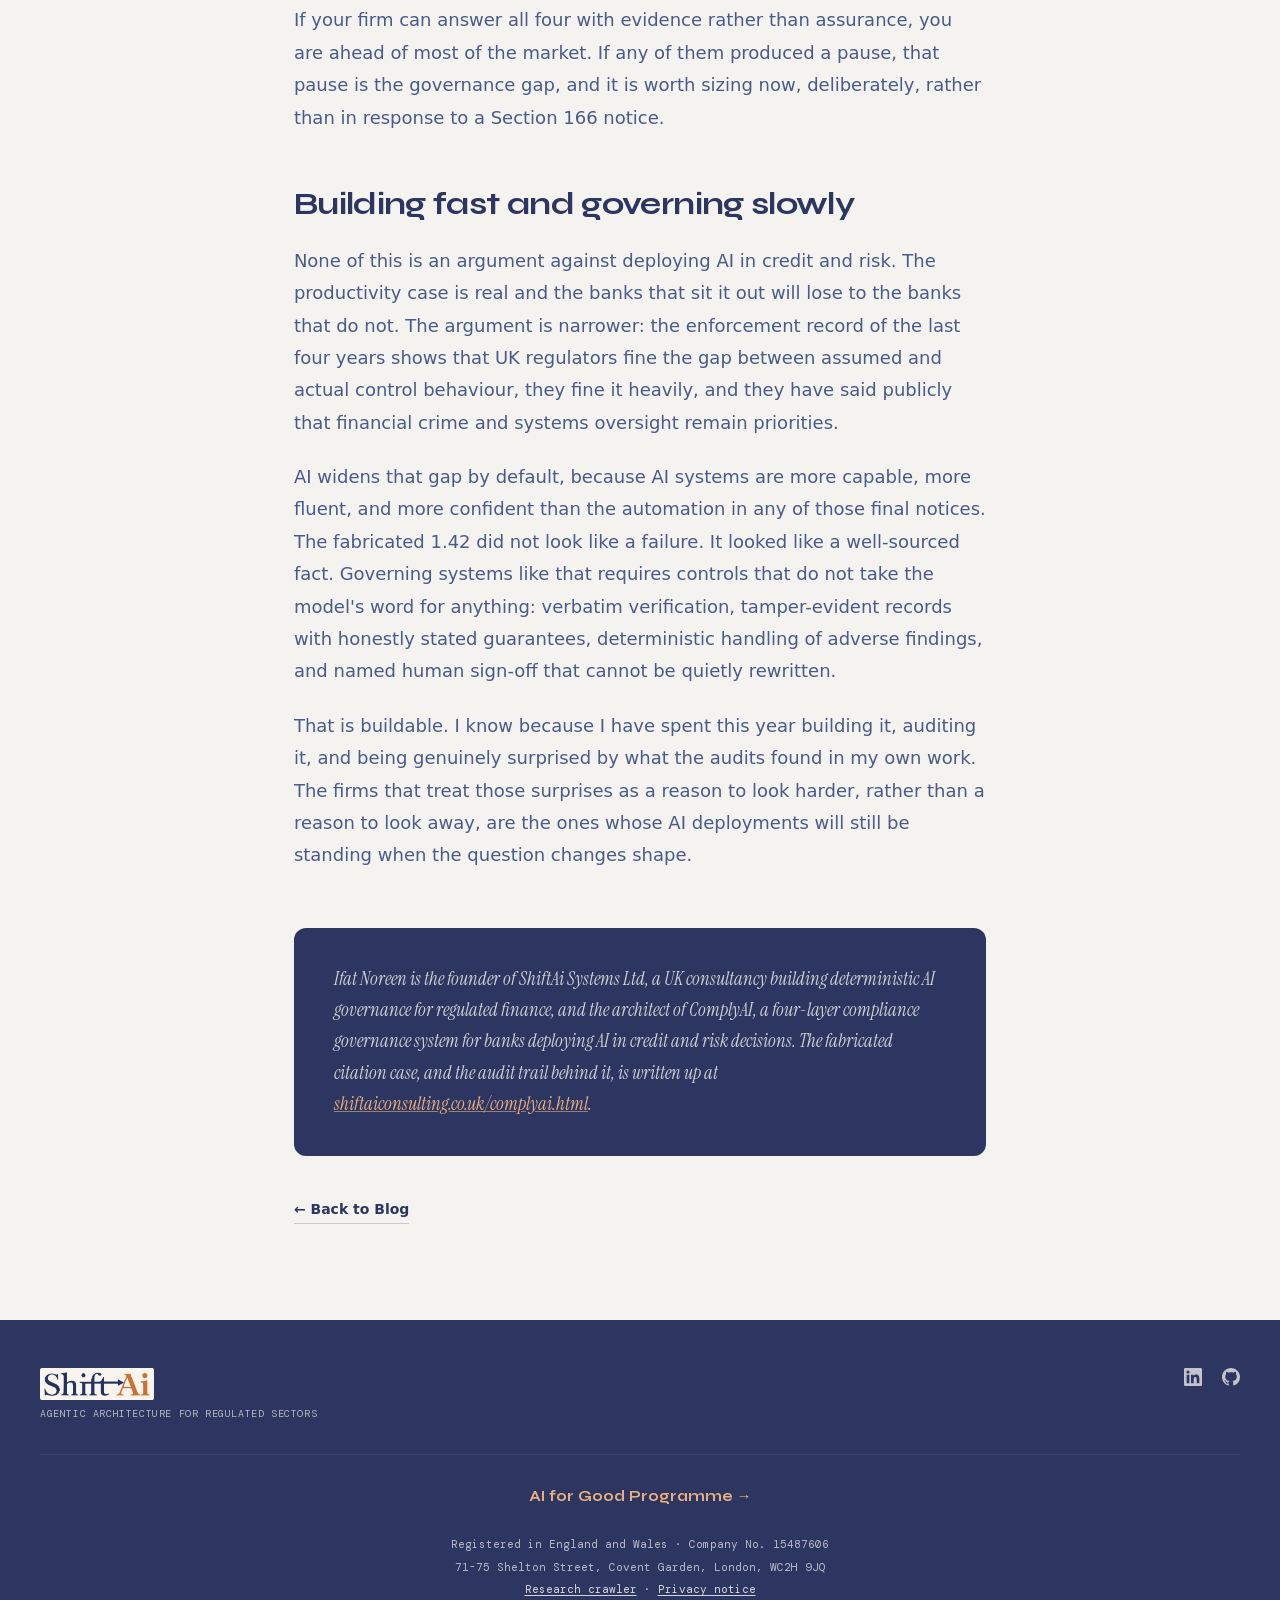
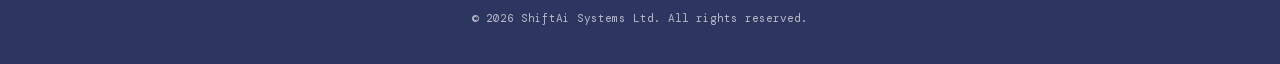
<file: blog/ai-governance-gap.html>
<!DOCTYPE html>
<html lang="en">
<head>
<meta charset="UTF-8">
<meta name="viewport" content="width=device-width, initial-scale=1.0">
<title>The AI Governance Gap: UK Banks Are Deploying AI Faster Than They Can Govern It | ShiftAi Systems</title>
<meta name="description" content="On FCA enforcement, SMCR accountability, and why AI-assisted credit decisions need an audit trail that can survive a regulator's questions, not just a demo.">
<meta name="author" content="Ifat Noreen, ShiftAi Systems Ltd">
<link rel="canonical" href="https://shiftaiconsulting.co.uk/blog/ai-governance-gap.html">
<meta property="og:type" content="article">
<meta property="og:url" content="https://shiftaiconsulting.co.uk/blog/ai-governance-gap.html">
<meta property="og:title" content="The AI Governance Gap: UK Banks Are Deploying AI Faster Than They Can Govern It">
<meta property="og:description" content="On FCA enforcement, SMCR accountability, and why AI-assisted credit decisions need an audit trail that can survive a regulator's questions, not just a demo.">
<meta property="og:image" content="https://shiftaiconsulting.co.uk/headshot.png">
<meta name="twitter:card" content="summary_large_image">
<meta name="twitter:title" content="The AI Governance Gap: UK Banks Are Deploying AI Faster Than They Can Govern It">
<meta name="twitter:description" content="On FCA enforcement, SMCR accountability, and why AI-assisted credit decisions need an audit trail that can survive a regulator's questions, not just a demo.">
<script type="application/ld+json">{"@context":"https://schema.org","@type":"Article","headline":"The AI Governance Gap: UK Banks Are Deploying AI Faster Than They Can Govern It","author":{"@type":"Person","name":"Ifat Noreen"},"publisher":{"@type":"Organization","name":"ShiftAi Systems Ltd","logo":{"@type":"ImageObject","url":"https://shiftaiconsulting.co.uk/shiftai-logo.png"}},"datePublished":"2026-07-08","mainEntityOfPage":{"@type":"WebPage","@id":"https://shiftaiconsulting.co.uk/blog/ai-governance-gap.html"}}</script>
<link rel="stylesheet" href="../fonts/fonts.css">
<style>
.hidden{display:none}
*{box-sizing:border-box;margin:0;padding:0}
:root{
  --bg:#f4f3ef;--bg2:#eeecea;--bg3:#e6e4df;--bg4:#dddbd5;
  --ink:#2d3561;--ink2:#3d4a7a;--ink3:#4a5a8a;
  --brass:#c4773a;--brass-bg:rgba(196,119,58,0.08);--brass-border:rgba(196,119,58,0.25);
  --muted:#6b6a80;--muted2:#9a99a8;
  --border:rgba(45,53,97,0.1);--border2:rgba(45,53,97,0.16);--border3:rgba(45,53,97,0.22);
}
html{scroll-behavior:smooth}
body{background:var(--bg);color:var(--ink);font-family:'DM Sans','Segoe UI',system-ui,sans-serif;font-size:16px;line-height:1.6;-webkit-font-smoothing:antialiased}
h1,h2,h3,h4{font-family:'Syne',sans-serif;line-height:1.15}
.mono{font-family:'DM Mono',monospace}
.serif{font-family:'Instrument Serif',serif}

/* Nav */
nav{position:sticky;top:0;z-index:50;background:rgba(244,243,239,0.92);-webkit-backdrop-filter:blur(12px);backdrop-filter:blur(12px);border-bottom:1px solid var(--border2)}
.nav-inner{max-width:1200px;margin:0 auto;padding:0 32px;height:64px;display:flex;align-items:center;justify-content:space-between}
.nav-logo{text-decoration:none;display:flex;align-items:center}.nav-logo img{height:36px;width:auto}
.nav-links{display:flex;align-items:center;gap:32px}
.nav-links a{font-size:14px;font-weight:500;color:var(--muted);text-decoration:none;transition:color 0.15s;position:relative}
.nav-links a::after{content:'';position:absolute;bottom:-2px;left:0;width:0;height:1px;background:var(--ink);transition:width 0.2s}
.nav-links a:hover{color:var(--ink)}
.nav-links a:hover::after{width:100%}
.nav-cta{font-size:13px;font-weight:600;color:var(--ink);border:1.5px solid var(--border3);border-radius:6px;padding:7px 18px;text-decoration:none;transition:all 0.15s;font-family:'Syne',sans-serif}
.nav-cta:hover{background:var(--ink);color:var(--bg);border-color:var(--ink)}
.hamburger{display:none;background:none;border:none;cursor:pointer;padding:4px;color:var(--ink)}
#mobile-menu{max-height:0;overflow:hidden;transition:max-height 0.3s ease,opacity 0.3s;opacity:0;border-top:1px solid var(--border)}
#mobile-menu.open{max-height:400px;opacity:1}
.mobile-links{padding:20px 32px;display:flex;flex-direction:column;gap:18px}
.mobile-links a{font-size:15px;font-weight:500;color:var(--muted);text-decoration:none;transition:color 0.15s}
.mobile-links a:hover{color:var(--ink)}

/* Reveal */
.reveal{opacity:0;transform:translateY(24px);transition:opacity 0.6s ease,transform 0.6s ease}
.reveal.visible{opacity:1;transform:none}

/* Fade-up on load */
@keyframes fadeUp{from{opacity:0;transform:translateY(20px)}to{opacity:1;transform:none}}
.fu{animation:fadeUp 0.7s ease both}
.fu1{animation-delay:0.05s}.fu2{animation-delay:0.18s}.fu3{animation-delay:0.32s}

/* Article hero */
.article-hero{padding:72px 32px 40px;max-width:1200px;margin:0 auto}
.hero-rule{width:40px;height:3px;background:var(--brass);border-radius:2px;margin-bottom:28px}
.hero-eyebrow{font-family:'DM Mono',monospace;font-size:11px;color:#8a4a14;letter-spacing:0.1em;text-transform:uppercase;margin-bottom:20px}
.article-hero h1{font-size:clamp(2rem,4.4vw,3.2rem);font-weight:700;color:var(--ink);letter-spacing:-0.02em;margin-bottom:28px;max-width:900px}
.byline{display:flex;flex-direction:column;gap:2px;font-size:14px;color:var(--muted);border-top:1px solid var(--border2);padding-top:20px;max-width:68ch}
.byline .byline-name{font-family:'Syne',sans-serif;font-weight:700;color:var(--ink);font-size:15px}
.byline .byline-role{color:var(--muted)}
.byline .byline-date{font-family:'DM Mono',monospace;font-size:12px;color:var(--muted);margin-top:6px;letter-spacing:0.02em}

/* Article body */
.article-body{padding:8px 32px 24px}
.prose-col{max-width:68ch;margin:0 auto}
.prose-col p{font-size:18px;color:var(--ink3);line-height:1.8;margin-bottom:22px}
.prose-col p strong{color:var(--ink);font-weight:700}
.prose-col a{color:#8a4a14;text-decoration:underline;text-decoration-color:var(--brass-border);text-underline-offset:2px;transition:text-decoration-color 0.15s}
.prose-col a:hover{text-decoration-color:#8a4a14}
.prose-col h2{font-size:clamp(1.5rem,3vw,2rem);font-weight:700;color:var(--ink);letter-spacing:-0.02em;margin:52px 0 22px}

/* Author footer card */
.author-card{max-width:68ch;margin:56px auto 0;background:var(--ink);border-radius:12px;padding:36px 40px}
.author-card p{font-family:'Instrument Serif',serif;font-style:italic;font-size:1.15rem;color:rgba(244,243,239,0.82);line-height:1.7}
.author-card a{color:#e8b080;text-decoration-color:rgba(232,176,128,0.6)}
.author-card a:hover{text-decoration-color:#e8b080}

.article-footer-nav{max-width:68ch;margin:40px auto 0;padding-bottom:8px}
.article-footer-nav a{font-size:14px;font-weight:600;color:var(--ink);text-decoration:none;display:inline-flex;align-items:center;gap:6px;border-bottom:1px solid var(--border3);padding-bottom:2px;transition:border-color 0.15s,color 0.15s}
.article-footer-nav a:hover{color:#8a4a14;border-color:#8a4a14}

/* Footer */
footer{background:var(--ink);color:rgba(244,243,239,0.7);padding:48px 32px 36px;margin-top:64px}
.footer-inner{max-width:1200px;margin:0 auto}
.footer-top{display:flex;justify-content:space-between;align-items:flex-start;gap:32px;flex-wrap:wrap;padding-bottom:32px;border-bottom:1px solid rgba(255,255,255,0.08);margin-bottom:28px}
.footer-logo{margin-bottom:6px;display:flex;align-items:center}.footer-logo img{height:32px;width:auto}
.footer-tagline{font-family:'DM Mono',monospace;font-size:10px;letter-spacing:0.06em;text-transform:uppercase;color:rgba(244,243,239,0.7)}
.footer-links{display:flex;align-items:center;gap:20px}
.footer-link{color:rgba(244,243,239,0.75);transition:color 0.15s;display:flex;align-items:center}
.footer-link:hover{color:var(--bg)}
.footer-program{text-align:center;margin-bottom:28px}
.footer-program a{font-family:'Syne',sans-serif;font-size:15px;font-weight:700;color:#e8b080;text-decoration:none;display:inline-flex;align-items:center;justify-content:center;gap:7px;transition:gap 0.15s}
.footer-program a:hover{gap:11px}
.footer-bottom{display:flex;flex-direction:column;align-items:center;gap:5px;text-align:center;font-family:'DM Mono',monospace;font-size:11px;color:rgba(244,243,239,0.7)}
.footer-bottom a{color:rgba(244,243,239,0.85);text-decoration:underline;text-underline-offset:2px;transition:color 0.15s}
.footer-bottom a:hover{color:var(--bg)}

/* Responsive */
@media(max-width:768px){
  .nav-links{display:none}
  .hamburger{display:block}
  .article-hero{padding:48px 20px 32px}
  .article-body{padding:8px 20px 24px}
  .prose-col p{font-size:16.5px}
  .author-card{padding:28px 26px}
  .author-card p{font-size:1.05rem}
}
</style>
<noscript><style>.reveal{opacity:1;transform:none}.fu{animation:none}</style></noscript>
</head>
<body>

<!-- Nav -->
<nav>
  <div class="nav-inner">
    <a href="../index.html" class="nav-logo"><img src="../shiftai-logo.png" alt="ShiftAi Systems Ltd" /></a>
    <div class="nav-links">
      <a href="../complyai.html">ComplyAI</a>
      <a href="../healthcare.html">Healthcare</a>
      <a href="../enablement.html">Enablement</a>
      <a href="../work.html">Our Work</a>
      <a href="../index.html#about">About</a>
      <a href="../blog.html">Blog</a>
      <a href="../contact.html" class="nav-cta">Contact us</a>
    </div>
    <button id="hamburger" class="hamburger" aria-label="Toggle menu">
      <svg id="icon-open" width="22" height="22" fill="none" stroke="currentColor" viewBox="0 0 24 24"><path stroke-linecap="round" stroke-linejoin="round" stroke-width="2" d="M4 6h16M4 12h16M4 18h16"/></svg>
      <svg id="icon-close" class="hidden" width="22" height="22" fill="none" stroke="currentColor" viewBox="0 0 24 24"><path stroke-linecap="round" stroke-linejoin="round" stroke-width="2" d="M6 18L18 6M6 6l12 12"/></svg>
    </button>
  </div>
  <div id="mobile-menu">
    <div class="mobile-links">
      <a href="../complyai.html" onclick="closeMenu()">ComplyAI</a>
      <a href="../healthcare.html" onclick="closeMenu()">Healthcare</a>
      <a href="../enablement.html" onclick="closeMenu()">Enablement</a>
      <a href="../work.html" onclick="closeMenu()">Our Work</a>
      <a href="../index.html#about" onclick="closeMenu()">About</a>
      <a href="../blog.html" onclick="closeMenu()">Blog</a>
      <a href="../contact.html" onclick="closeMenu()">Contact us</a>
    </div>
  </div>
</nav>

<!-- Article hero -->
<header>
  <div class="article-hero">
    <div class="hero-rule fu fu1"></div>
    <p class="hero-eyebrow fu fu1">Blog</p>
    <h1 class="fu fu2">The AI Governance Gap: UK Banks Are Deploying AI Faster Than They Can Govern It</h1>
    <div class="byline fu fu3">
      <span class="byline-name">Ifat Noreen</span>
      <span class="byline-role">Founder and Principal Agentic AI Architect, ShiftAi Systems Ltd</span>
      <span class="byline-date">8 July 2026</span>
    </div>
  </div>
</header>

<!-- Article body -->
<section class="article-body">
  <div class="prose-col reveal">

    <p>Ten. That is how many banks the FCA has fined for financial crime control failings in the last four years. Monzo, £21 million. Starling, £29 million. Metro Bank, £16.7 million. Different banks, different products, different years. Read the final notices side by side and one pattern holds across all of them.</p>

    <p>The controls were not absent. They existed, they ran, and everyone assumed they worked.</p>

    <p>Metro Bank automated its transaction monitoring in 2016. A data feed error meant transactions made on the day an account was opened were never monitored. Junior staff raised concerns in 2017 and 2018. The issue was not fixed, and even after a fix arrived in 2019, there was no mechanism to check the system was receiving everything it should until December 2020. Over 60 million transactions worth more than £51 billion went unmonitored, for four and a half years, inside a system everyone believed was working.</p>

    <p>Starling's sanctions screening was misconfigured for years before an internal review found it. Monzo's onboarding controls did not keep pace as its customer base grew almost tenfold, and accounts were opened against addresses like Buckingham Palace.</p>

    <p>None of these was an AI failure. They were automation failures, and specifically failures of a particular kind: the distance between what a control actually did and what the institution assumed it did. Nobody was checking the checker.</p>

    <p>Now hold that pattern in mind, because UK banks are currently deploying a new generation of automation that is harder to inspect than anything in those final notices.</p>

    <h2>The question is changing shape</h2>

    <p>The Bank of England's February 2026 summary of its 2025 AI roundtables makes for uncomfortable reading if you are responsible for AI-assisted decisions in a regulated firm. The concerns raised by participants were not about whether AI works. They were about whether firms can evidence how it works: whether outputs can be traced, whether behaviour can be explained after the fact, and whether anyone can say with confidence what a model did in a specific case months earlier.</p>

    <p>That is the shape of the shift. For the last decade, the question a bank asked its technology teams was "can the AI do this?" The question a regulator asks is different: "can you prove exactly how and why it did it, in this specific case, to this specific customer?"</p>

    <p>Those are not the same question, and most AI deployments in UK finance today are built to answer the first one.</p>

    <p>There is a reason to believe the second question arrives sooner rather than later. The Senior Managers and Certification Regime already requires a named individual to be accountable for the systems and controls in their area. When an AI-assisted credit decision is challenged, the SMF who signed off on that decisioning process will be asked how they satisfied themselves it was sound. "The model is generally accurate" is not an answer that survives that conversation. The enforcement record above shows what happens to "we assumed it worked."</p>

    <h2>What the gap looks like up close</h2>

    <p>Abstract arguments about AI governance are easy to nod along to and easy to defer. So here is a concrete case, from my own work, with the numbers left in.</p>

    <p>I build governance infrastructure for AI-assisted credit decisions. Earlier this month, <a href="../complyai.html">ComplyAI</a>, the system I have spent this year building, went through an independent audit round. One of the findings was a new check the auditor recommended: verify every citation the model produces, word for word, against the source document it claims to quote.</p>

    <p>The check was built. Then it was run against the system's own test fixtures, the synthetic credit files used to prove the pipeline works.</p>

    <p>It caught a fabricated citation that was already sitting there.</p>

    <p>The model had cited a debt service coverage ratio of 1.42, attributed to a specific financial statement. The statement said 1.35. Both numbers are plausible. Both would pass a glance. The citation named a real document and quoted it with complete confidence, and it had passed every earlier review, including mine, because nobody re-checks a specific number attributed to a specific document. That is precisely why the failure mode is dangerous.</p>

    <p>I want to be precise about what this was and was not. It was synthetic data, not a customer's file. It was caught in an audit, which is what audits are for. But the mechanism is the one that matters: a large language model, asked to ground its output in source documents, produced a nearly right number with a confident attribution, and every layer of human review above it inherited the error. If your bank is using AI to read financial statements, draft credit memos, or summarise customer files, this is happening in your pipeline. The only question is whether anything is positioned to catch it.</p>

    <p>The fix, for what it is worth, was not more prompting or a better model. It was deterministic verification: every cited span is now compared verbatim against the source text before a figure can be marked as traced, and anything that fails is downgraded and routed to a named human reviewer. It can never pass silently. The check is dumb, mechanical, and impossible to charm.</p>

    <h2>Four questions that define the gap</h2>

    <p>Strip away the vendor language and AI governance in a regulated lending context reduces to four questions. They are worth putting to your own teams exactly as written.</p>

    <p><strong>Can every figure in an AI-assisted decision be traced, verbatim, to a source document?</strong> Not "the model cites its sources." Cited and verified are different things, as the 1.42 above demonstrates. If nothing in your stack compares the model's quotes against the actual source text, your citations are decoration.</p>

    <p><strong>Is the record of the decision tamper-evident, and do you know precisely what that guarantee covers?</strong> Every vendor says tamper-evident. The useful question is: tamper-evident against which tampering? A hash-chained log proves its interior has not been altered. On its own it cannot prove entries were never removed from the end. That distinction sounds academic until a regulator asks whether your audit trail is complete, and it is exactly the kind of assumed-versus-actual gap that cost Metro Bank £16.7 million.</p>

    <p><strong>Can the decision be explained honestly, including what could not be verified?</strong> AI-generated explanations have a systematic bias: they are fluent, reassuring, and quietly incomplete, because adverse findings do not read well. Under Consumer Duty, a customer explanation that omits what the system could not verify is not an explanation. The structural fix is to take that choice away from the model, so that limitations are built from verified ground truth in code, and the model cannot drop bad news because the bad news was never its to drop.</p>

    <p><strong>Is there a named individual who signed off, and would their sign-off survive scrutiny?</strong> SMCR already answers who is accountable. The open question in most AI deployments is whether the accountability is real: whether the record of who approved what is itself protected, and whether the approval gate holds under real operating pressure rather than just on the org chart.</p>

    <p>If your firm can answer all four with evidence rather than assurance, you are ahead of most of the market. If any of them produced a pause, that pause is the governance gap, and it is worth sizing now, deliberately, rather than in response to a Section 166 notice.</p>

    <h2>Building fast and governing slowly</h2>

    <p>None of this is an argument against deploying AI in credit and risk. The productivity case is real and the banks that sit it out will lose to the banks that do not. The argument is narrower: the enforcement record of the last four years shows that UK regulators fine the gap between assumed and actual control behaviour, they fine it heavily, and they have said publicly that financial crime and systems oversight remain priorities.</p>

    <p>AI widens that gap by default, because AI systems are more capable, more fluent, and more confident than the automation in any of those final notices. The fabricated 1.42 did not look like a failure. It looked like a well-sourced fact. Governing systems like that requires controls that do not take the model's word for anything: verbatim verification, tamper-evident records with honestly stated guarantees, deterministic handling of adverse findings, and named human sign-off that cannot be quietly rewritten.</p>

    <p>That is buildable. I know because I have spent this year building it, auditing it, and being genuinely surprised by what the audits found in my own work. The firms that treat those surprises as a reason to look harder, rather than a reason to look away, are the ones whose AI deployments will still be standing when the question changes shape.</p>

  </div>

  <div class="author-card reveal">
    <p>Ifat Noreen is the founder of ShiftAi Systems Ltd, a UK consultancy building deterministic AI governance for regulated finance, and the architect of ComplyAI, a four-layer compliance governance system for banks deploying AI in credit and risk decisions. The fabricated citation case, and the audit trail behind it, is written up at <a href="../complyai.html">shiftaiconsulting.co.uk/complyai.html</a>.</p>
  </div>

  <div class="article-footer-nav reveal">
    <a href="../blog.html">&larr; Back to Blog</a>
  </div>
</section>

<!-- Footer -->
<footer>
  <div class="footer-inner">
    <div class="footer-top">
      <div>
        <div class="footer-logo"><img src="../shiftai-logo.png" alt="ShiftAi Systems Ltd" /></div>
        <div class="footer-tagline">Agentic Architecture for Regulated Sectors</div>
      </div>
      <div class="footer-links">
        <a href="https://www.linkedin.com/in/ifat-noreen" target="_blank" aria-label="LinkedIn" class="footer-link">
          <svg width="18" height="18" fill="currentColor" viewBox="0 0 24 24"><path d="M20.447 20.452h-3.554v-5.569c0-1.328-.027-3.037-1.852-3.037-1.853 0-2.136 1.445-2.136 2.939v5.667H9.351V9h3.414v1.561h.046c.477-.9 1.637-1.85 3.37-1.85 3.601 0 4.267 2.37 4.267 5.455v6.286zM5.337 7.433a2.062 2.062 0 01-2.063-2.065 2.064 2.064 0 112.063 2.065zm1.782 13.019H3.555V9h3.564v11.452zM22.225 0H1.771C.792 0 0 .774 0 1.729v20.542C0 23.227.792 24 1.771 24h20.451C23.2 24 24 23.227 24 22.271V1.729C24 .774 23.2 0 22.222 0h.003z"/></svg>
        </a>
        <a href="https://github.com/TechIfat" target="_blank" aria-label="GitHub" class="footer-link">
          <svg width="18" height="18" fill="currentColor" viewBox="0 0 24 24"><path d="M12 0C5.37 0 0 5.37 0 12c0 5.31 3.435 9.795 8.205 11.385.6.105.825-.255.825-.57 0-.285-.015-1.23-.015-2.235-3.015.555-3.795-.735-4.035-1.41-.135-.345-.72-1.41-1.23-1.695-.42-.225-1.02-.78-.015-.795.945-.015 1.62.87 1.845 1.23 1.08 1.815 2.805 1.305 3.495.99.105-.78.42-1.305.765-1.605-2.67-.3-5.46-1.335-5.46-5.925 0-1.305.465-2.385 1.23-3.225-.12-.3-.54-1.53.12-3.18 0 0 1.005-.315 3.3 1.23.96-.27 1.98-.405 3-.405s2.04.135 3 .405c2.295-1.56 3.3-1.23 3.3-1.23.66 1.65.24 2.88.12 3.18.765.84 1.23 1.905 1.23 3.225 0 4.605-2.805 5.625-5.475 5.925.435.375.81 1.095.81 2.22 0 1.605-.015 2.895-.015 3.3 0 .315.225.69.825.57A12.02 12.02 0 0024 12c0-6.63-5.37-12-12-12z"/></svg>
        </a>
      </div>
    </div>
    <div class="footer-program">
      <a href="../ai-for-good.html">AI for Good Programme &rarr;</a>
    </div>

    <div class="footer-bottom">
      <p>Registered in England and Wales · Company No. 15487606</p>
      <p>71-75 Shelton Street, Covent Garden, London, WC2H 9JQ</p>
      <p><a href="../research-crawler.html" style="color:rgba(244,243,239,0.85);text-decoration:underline;text-underline-offset:2px">Research crawler</a> &middot; <a href="../privacy.html" style="color:rgba(244,243,239,0.85);text-decoration:underline;text-underline-offset:2px">Privacy notice</a></p>
      <p style="margin-top:6px">&copy; 2026 ShiftAi Systems Ltd. All rights reserved.</p>
    </div>
  </div>
</footer>

<script>
// Mobile Menu Logic
const hamburger=document.getElementById('hamburger'),mobileMenu=document.getElementById('mobile-menu'),iconOpen=document.getElementById('icon-open'),iconClose=document.getElementById('icon-close');
hamburger.addEventListener('click',()=>{const o=mobileMenu.classList.toggle('open');iconOpen.classList.toggle('hidden',o);iconClose.classList.toggle('hidden',!o);});
function closeMenu(){mobileMenu.classList.remove('open');iconOpen.classList.remove('hidden');iconClose.classList.add('hidden');}

// Reveal Animation Logic
const obs=new IntersectionObserver(entries=>entries.forEach(e=>{if(e.isIntersecting){e.target.classList.add('visible');obs.unobserve(e.target);}}),{threshold:0.05});
document.querySelectorAll('.reveal').forEach(el=>obs.observe(el));
</script>

<!-- ShiftAi Discovery Agent: Chat Widget (shared include, see chat-widget.js) -->
<script>window.SA_CHAT_CONFIG={placeholder:'Ask about ComplyAI or our architecture…',welcome:'Hello, I\'m the ShiftAi Discovery Agent. I can answer questions about ComplyAI, our governance architecture for UK banks, or how an engagement works. What would you like to know?'};</script>
<script src="../chat-widget.js?v=2"></script>

</body>
</html>
</file>
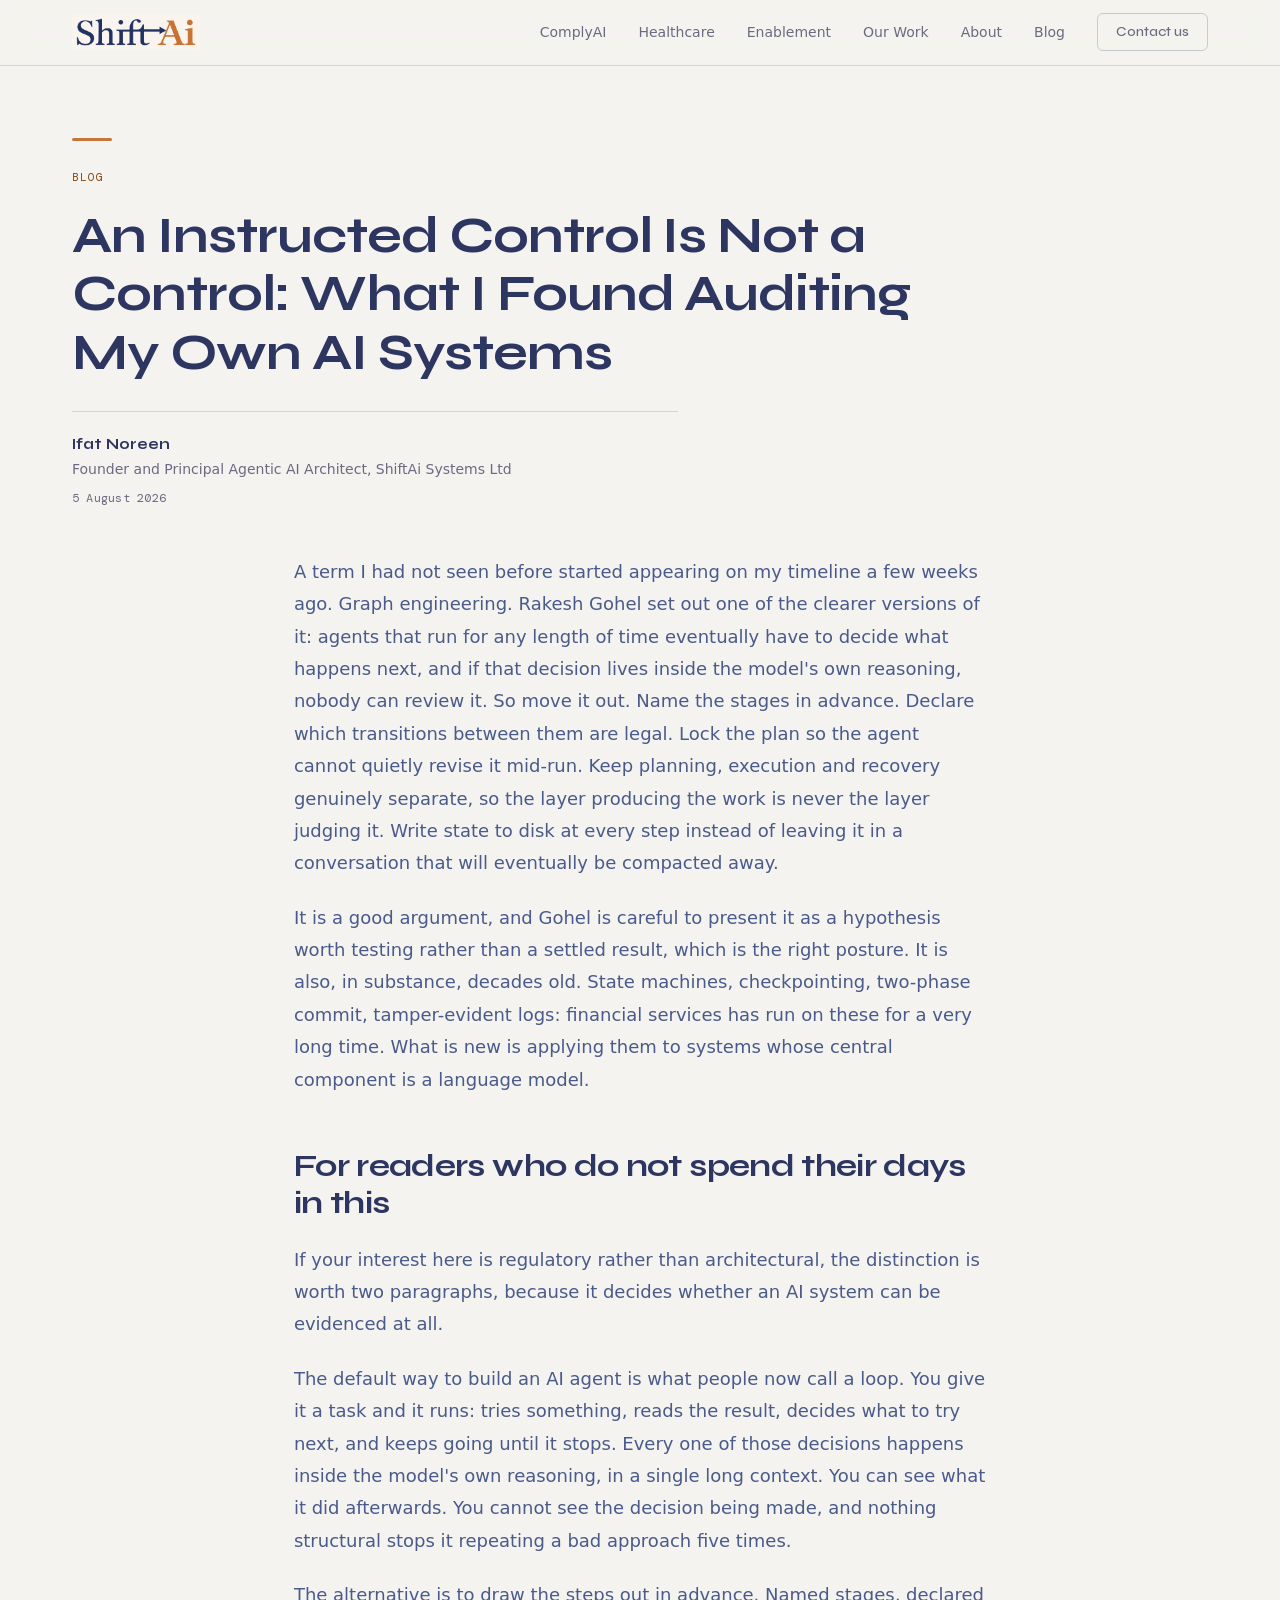
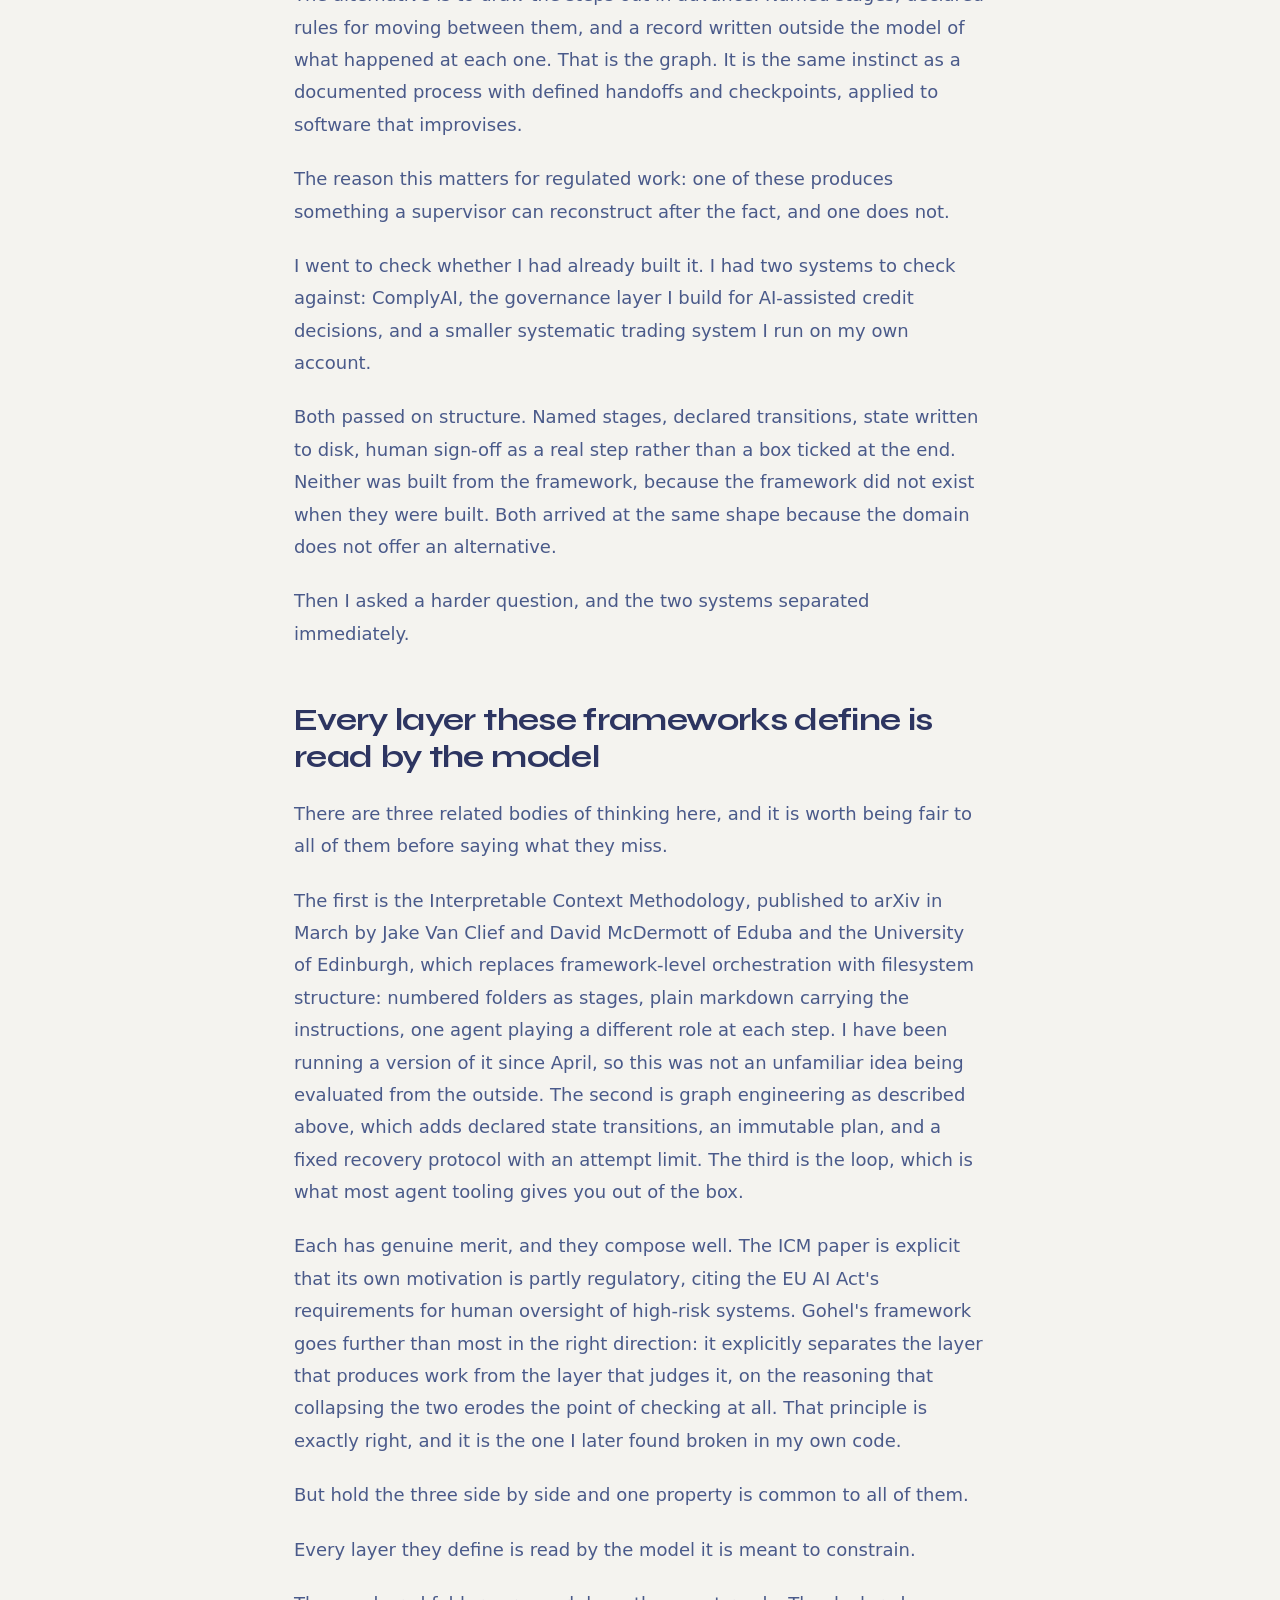
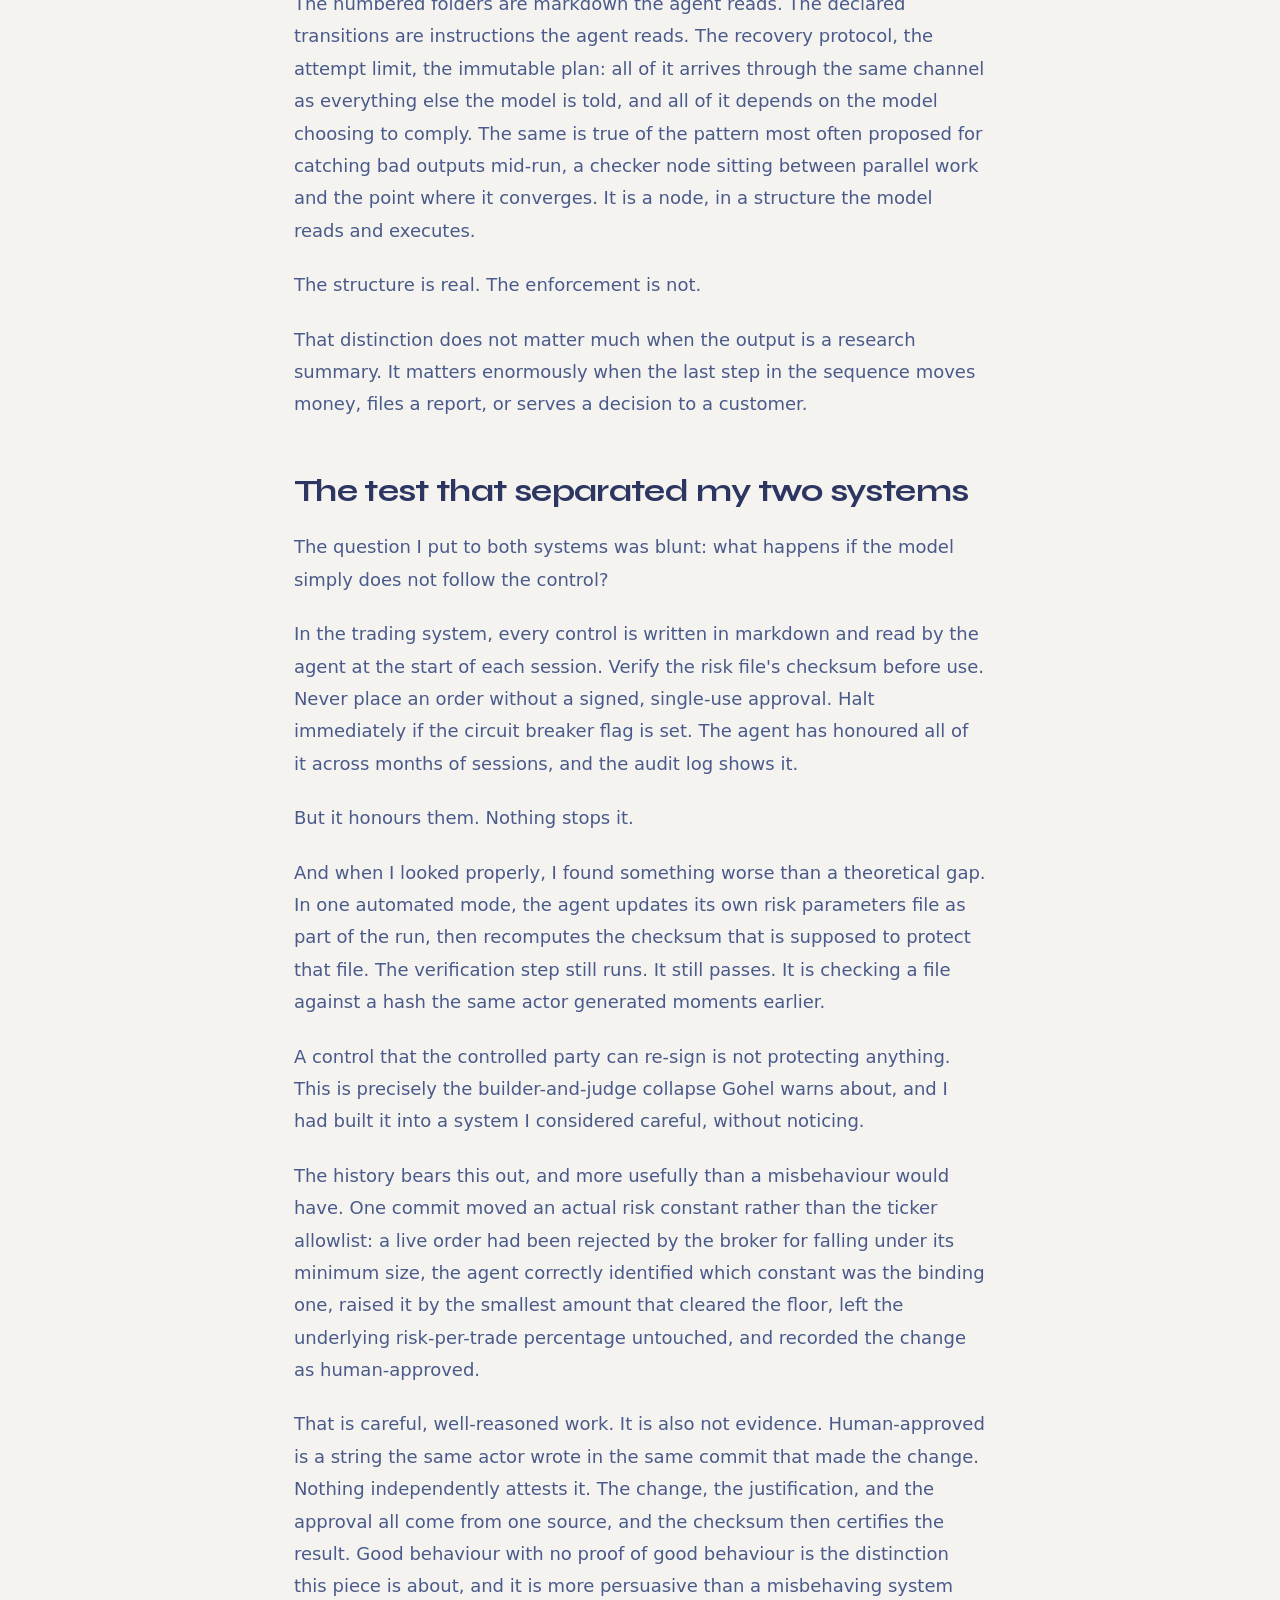
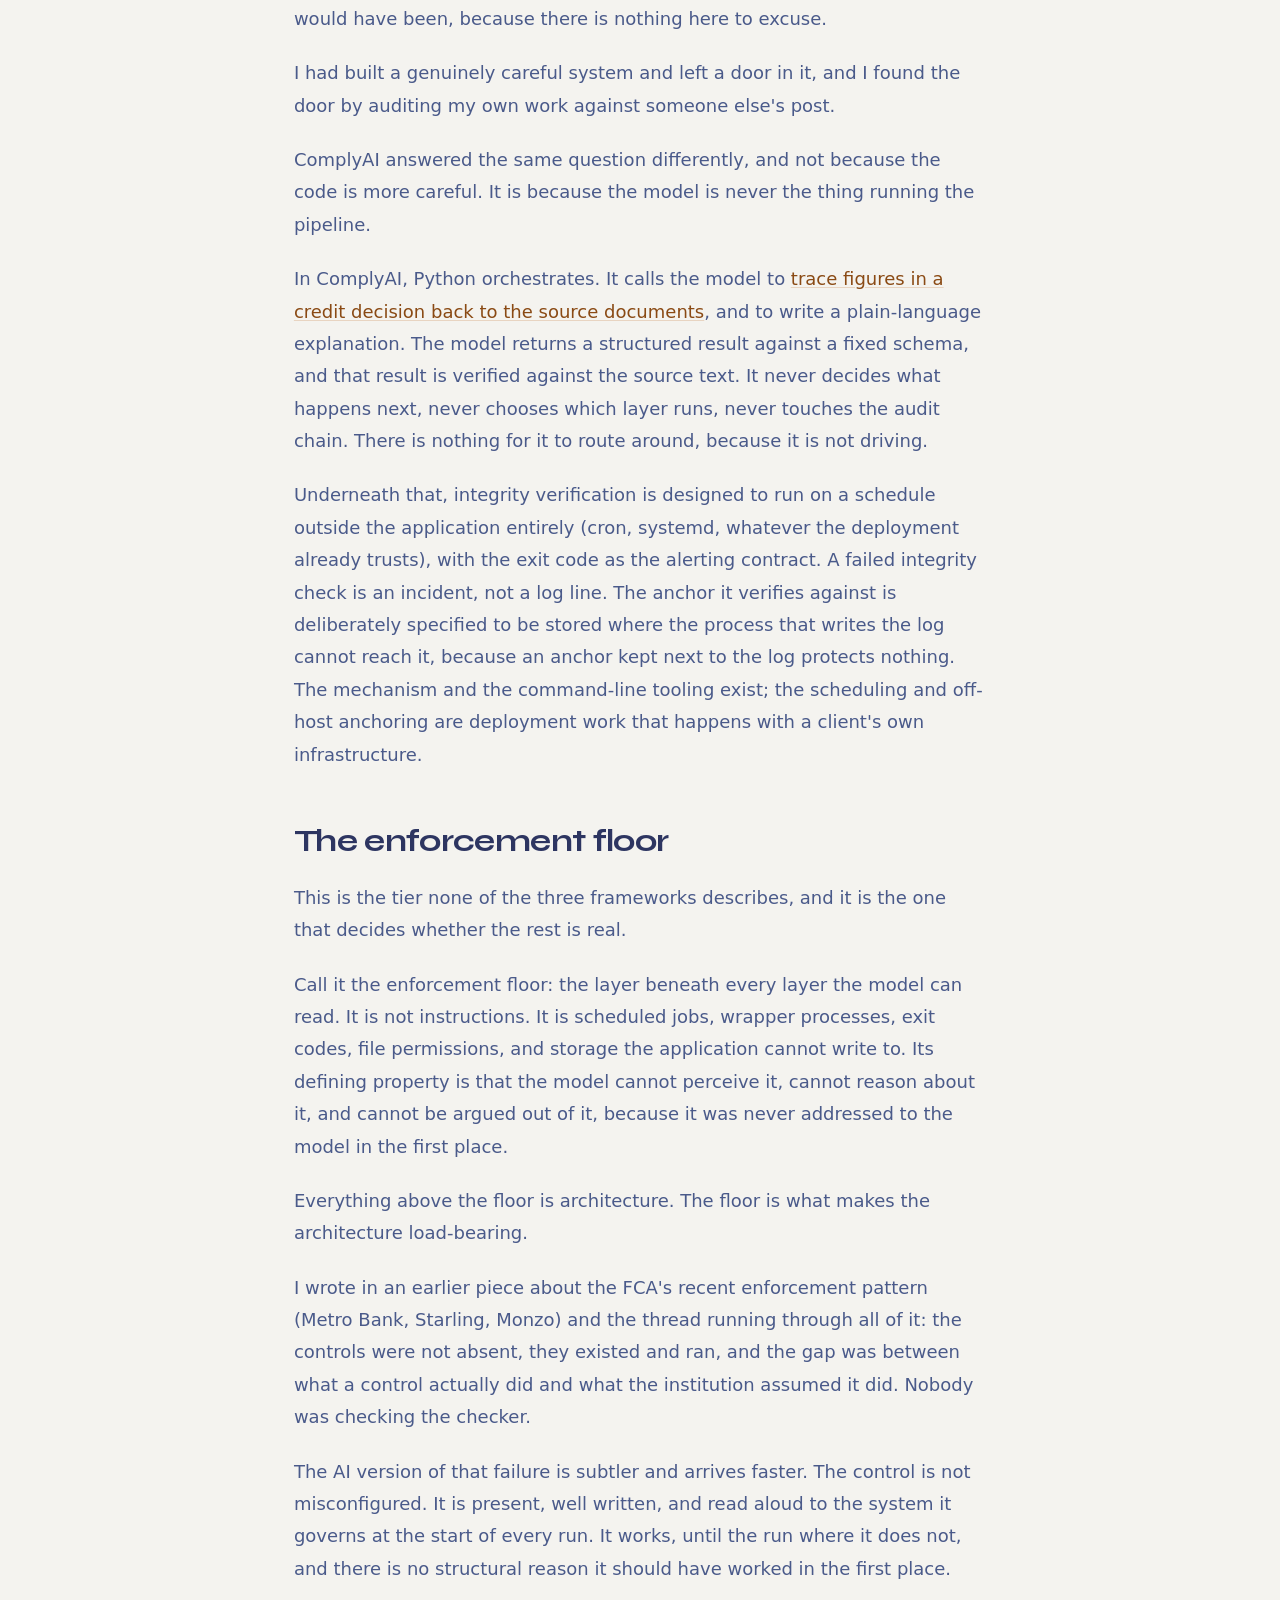
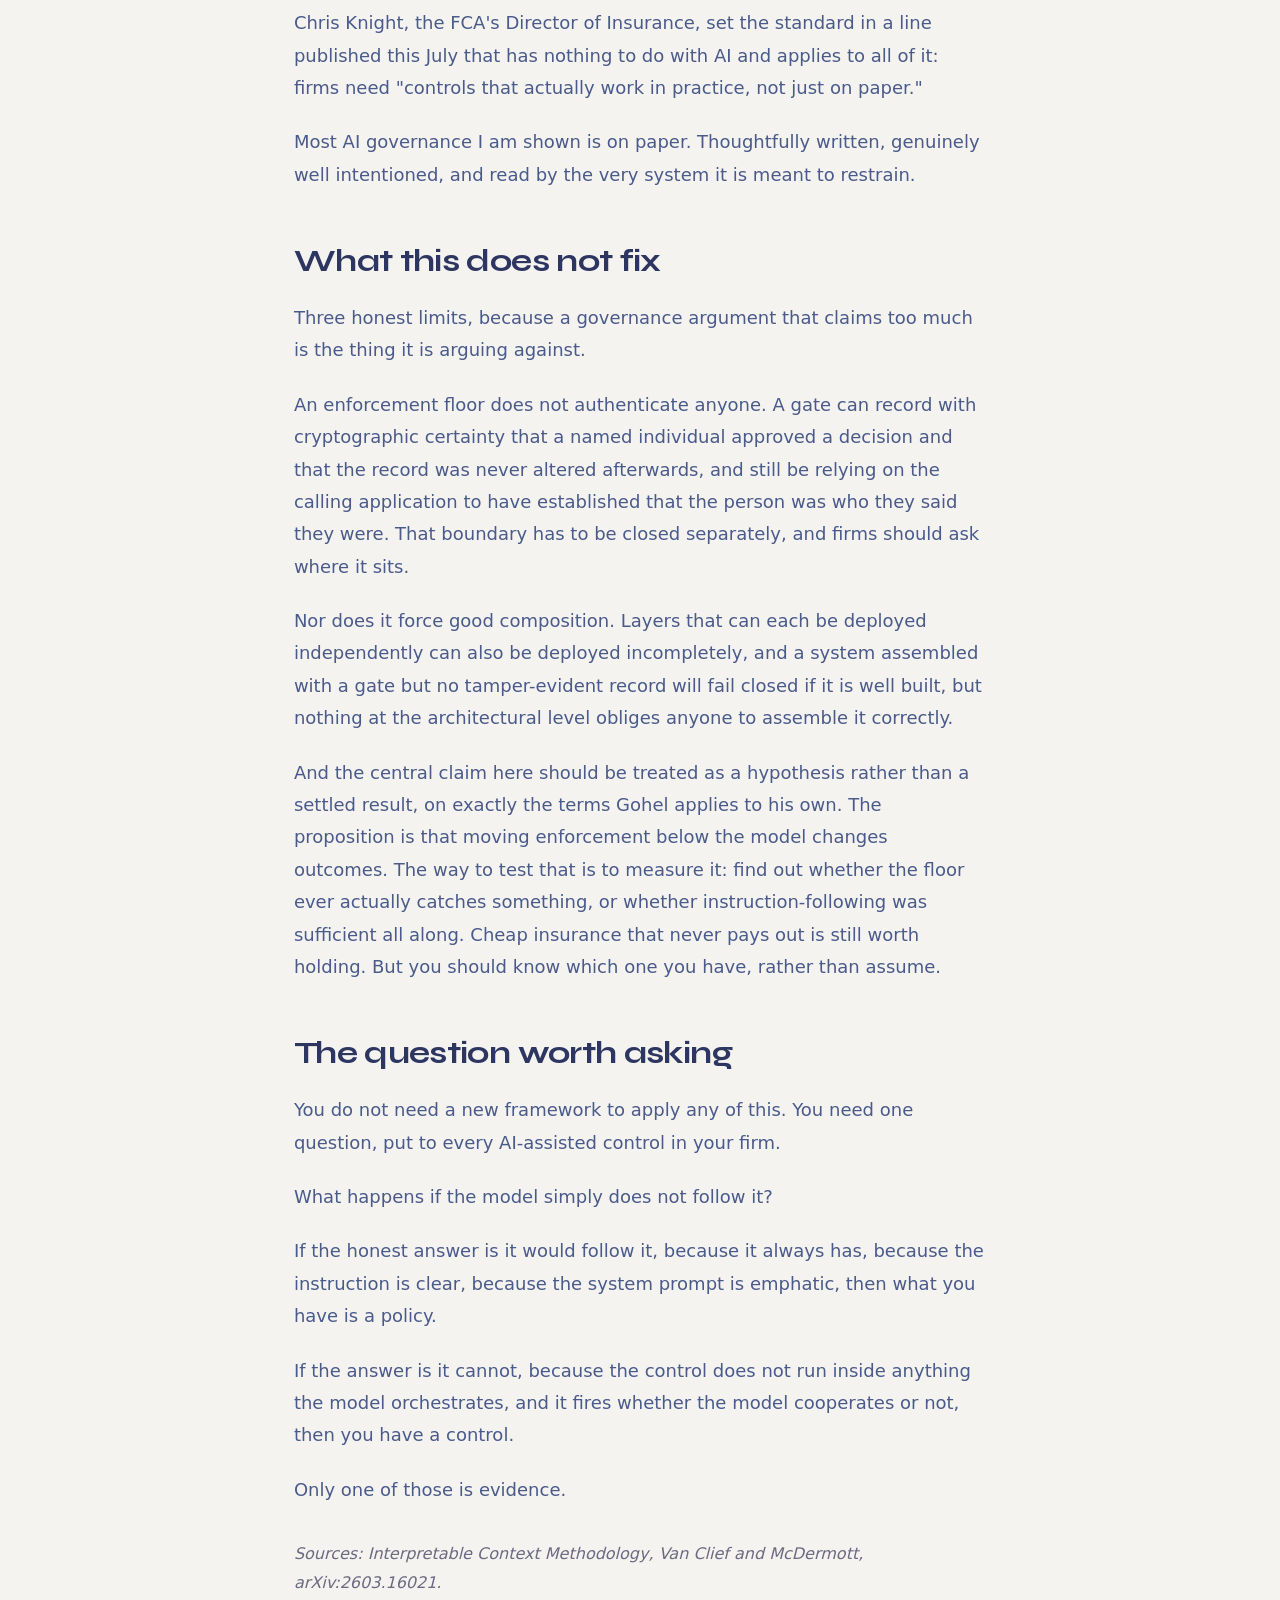
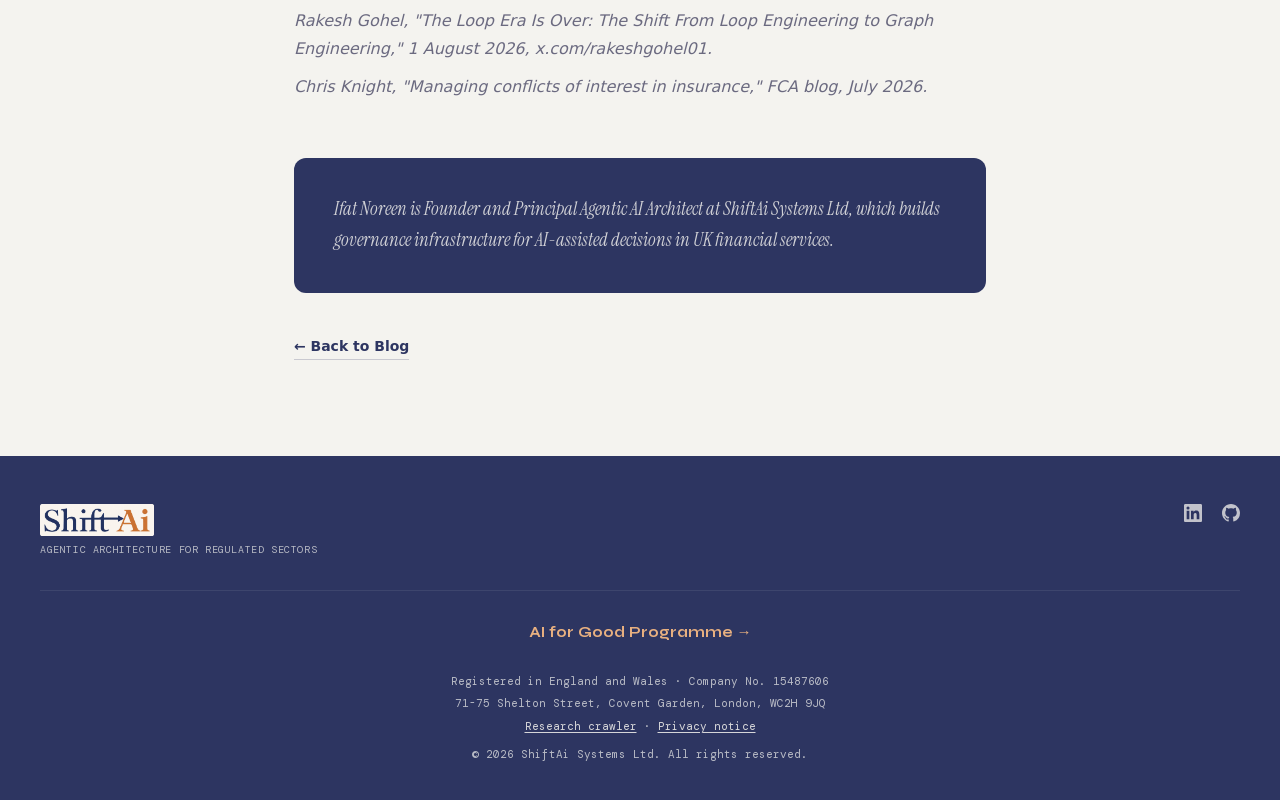
<file: blog/instructed-control.html>
<!DOCTYPE html>
<html lang="en">
<head>
<meta charset="UTF-8">
<meta name="viewport" content="width=device-width, initial-scale=1.0">
<title>An Instructed Control Is Not a Control: What I Found Auditing My Own AI Systems | ShiftAi Systems</title>
<meta name="description" content="Most AI governance is written for the model to read. If a control lives where the model can ignore it, it is a policy, not a control.">
<meta name="author" content="Ifat Noreen, ShiftAi Systems Ltd">
<link rel="canonical" href="https://shiftaiconsulting.co.uk/blog/instructed-control.html">
<meta property="og:type" content="article">
<meta property="og:url" content="https://shiftaiconsulting.co.uk/blog/instructed-control.html">
<meta property="og:title" content="An Instructed Control Is Not a Control: What I Found Auditing My Own AI Systems">
<meta property="og:description" content="Most AI governance is written for the model to read. If a control lives where the model can ignore it, it is a policy, not a control.">
<meta property="og:image" content="https://shiftaiconsulting.co.uk/instructed-control-card.png">
<meta name="twitter:card" content="summary_large_image">
<meta name="twitter:title" content="An Instructed Control Is Not a Control: What I Found Auditing My Own AI Systems">
<meta name="twitter:description" content="Most AI governance is written for the model to read. If a control lives where the model can ignore it, it is a policy, not a control.">
<meta name="twitter:image" content="https://shiftaiconsulting.co.uk/instructed-control-card.png">
<script type="application/ld+json">{"@context":"https://schema.org","@type":"Article","headline":"An Instructed Control Is Not a Control: What I Found Auditing My Own AI Systems","author":{"@type":"Person","name":"Ifat Noreen"},"publisher":{"@type":"Organization","name":"ShiftAi Systems Ltd","logo":{"@type":"ImageObject","url":"https://shiftaiconsulting.co.uk/shiftai-logo.png"}},"datePublished":"2026-08-05","mainEntityOfPage":{"@type":"WebPage","@id":"https://shiftaiconsulting.co.uk/blog/instructed-control.html"}}</script>
<link rel="stylesheet" href="../fonts/fonts.css">
<style>
.hidden{display:none}
*{box-sizing:border-box;margin:0;padding:0}
:root{
  --bg:#f4f3ef;--bg2:#eeecea;--bg3:#e6e4df;--bg4:#dddbd5;
  --ink:#2d3561;--ink2:#3d4a7a;--ink3:#4a5a8a;
  --brass:#c4773a;--brass-bg:rgba(196,119,58,0.08);--brass-border:rgba(196,119,58,0.25);
  --muted:#6b6a80;--muted2:#9a99a8;
  --border:rgba(45,53,97,0.1);--border2:rgba(45,53,97,0.16);--border3:rgba(45,53,97,0.22);
}
html{scroll-behavior:smooth}
body{background:var(--bg);color:var(--ink);font-family:'DM Sans','Segoe UI',system-ui,sans-serif;font-size:16px;line-height:1.6;-webkit-font-smoothing:antialiased}
h1,h2,h3,h4{font-family:'Syne',sans-serif;line-height:1.15}
.mono{font-family:'DM Mono',monospace}
.serif{font-family:'Instrument Serif',serif}

/* Nav */
nav{position:sticky;top:0;z-index:50;background:rgba(244,243,239,0.92);-webkit-backdrop-filter:blur(12px);backdrop-filter:blur(12px);border-bottom:1px solid var(--border2)}
.nav-inner{max-width:1200px;margin:0 auto;padding:0 32px;height:64px;display:flex;align-items:center;justify-content:space-between}
.nav-logo{text-decoration:none;display:flex;align-items:center}.nav-logo img{height:36px;width:auto}
.nav-links{display:flex;align-items:center;gap:32px}
.nav-links a{font-size:14px;font-weight:500;color:var(--muted);text-decoration:none;transition:color 0.15s;position:relative}
.nav-links a::after{content:'';position:absolute;bottom:-2px;left:0;width:0;height:1px;background:var(--ink);transition:width 0.2s}
.nav-links a:hover{color:var(--ink)}
.nav-links a:hover::after{width:100%}
.nav-cta{font-size:13px;font-weight:600;color:var(--ink);border:1.5px solid var(--border3);border-radius:6px;padding:7px 18px;text-decoration:none;transition:all 0.15s;font-family:'Syne',sans-serif}
.nav-cta:hover{background:var(--ink);color:var(--bg);border-color:var(--ink)}
.hamburger{display:none;background:none;border:none;cursor:pointer;padding:4px;color:var(--ink)}
#mobile-menu{max-height:0;overflow:hidden;transition:max-height 0.3s ease,opacity 0.3s;opacity:0;border-top:1px solid var(--border)}
#mobile-menu.open{max-height:400px;opacity:1}
.mobile-links{padding:20px 32px;display:flex;flex-direction:column;gap:18px}
.mobile-links a{font-size:15px;font-weight:500;color:var(--muted);text-decoration:none;transition:color 0.15s}
.mobile-links a:hover{color:var(--ink)}

/* Reveal */
.reveal{opacity:0;transform:translateY(24px);transition:opacity 0.6s ease,transform 0.6s ease}
.reveal.visible{opacity:1;transform:none}

/* Fade-up on load */
@keyframes fadeUp{from{opacity:0;transform:translateY(20px)}to{opacity:1;transform:none}}
.fu{animation:fadeUp 0.7s ease both}
.fu1{animation-delay:0.05s}.fu2{animation-delay:0.18s}.fu3{animation-delay:0.32s}

/* Article hero */
.article-hero{padding:72px 32px 40px;max-width:1200px;margin:0 auto}
.hero-rule{width:40px;height:3px;background:var(--brass);border-radius:2px;margin-bottom:28px}
.hero-eyebrow{font-family:'DM Mono',monospace;font-size:11px;color:#8a4a14;letter-spacing:0.1em;text-transform:uppercase;margin-bottom:20px}
.article-hero h1{font-size:clamp(2rem,4.4vw,3.2rem);font-weight:700;color:var(--ink);letter-spacing:-0.02em;margin-bottom:28px;max-width:900px}
.byline{display:flex;flex-direction:column;gap:2px;font-size:14px;color:var(--muted);border-top:1px solid var(--border2);padding-top:20px;max-width:68ch}
.byline .byline-name{font-family:'Syne',sans-serif;font-weight:700;color:var(--ink);font-size:15px}
.byline .byline-role{color:var(--muted)}
.byline .byline-date{font-family:'DM Mono',monospace;font-size:12px;color:var(--muted);margin-top:6px;letter-spacing:0.02em}

/* Article body */
.article-body{padding:8px 32px 24px}
.prose-col{max-width:68ch;margin:0 auto}
.prose-col p{font-size:18px;color:var(--ink3);line-height:1.8;margin-bottom:22px}
.prose-col p strong{color:var(--ink);font-weight:700}
.prose-col a{color:#8a4a14;text-decoration:underline;text-decoration-color:var(--brass-border);text-underline-offset:2px;transition:text-decoration-color 0.15s}
.prose-col a:hover{text-decoration-color:#8a4a14}
.prose-col h2{font-size:clamp(1.5rem,3vw,2rem);font-weight:700;color:var(--ink);letter-spacing:-0.02em;margin:52px 0 22px}
/* Source/citation line — metadata, not body copy. Shared treatment across the article series.
   Each reference is its own block, all flush left. A reference that wraps is kept distinct
   from the next one by the gap between blocks rather than by a hanging indent. */
.prose-col p.article-sources{font-size:16px;font-style:italic;color:var(--muted);margin-top:34px}
.prose-col p.article-sources span{display:block}
.prose-col p.article-sources span+span{margin-top:9px}

/* Author footer card */
.author-card{max-width:68ch;margin:56px auto 0;background:var(--ink);border-radius:12px;padding:36px 40px}
.author-card p{font-family:'Instrument Serif',serif;font-style:italic;font-size:1.15rem;color:rgba(244,243,239,0.82);line-height:1.7}
.author-card a{color:#e8b080;text-decoration-color:rgba(232,176,128,0.6)}
.author-card a:hover{text-decoration-color:#e8b080}

.article-footer-nav{max-width:68ch;margin:40px auto 0;padding-bottom:8px}
.article-footer-nav a{font-size:14px;font-weight:600;color:var(--ink);text-decoration:none;display:inline-flex;align-items:center;gap:6px;border-bottom:1px solid var(--border3);padding-bottom:2px;transition:border-color 0.15s,color 0.15s}
.article-footer-nav a:hover{color:#8a4a14;border-color:#8a4a14}

/* Footer */
footer{background:var(--ink);color:rgba(244,243,239,0.7);padding:48px 32px 36px;margin-top:64px}
.footer-inner{max-width:1200px;margin:0 auto}
.footer-top{display:flex;justify-content:space-between;align-items:flex-start;gap:32px;flex-wrap:wrap;padding-bottom:32px;border-bottom:1px solid rgba(255,255,255,0.08);margin-bottom:28px}
.footer-logo{margin-bottom:6px;display:flex;align-items:center}.footer-logo img{height:32px;width:auto}
.footer-tagline{font-family:'DM Mono',monospace;font-size:10px;letter-spacing:0.06em;text-transform:uppercase;color:rgba(244,243,239,0.7)}
.footer-links{display:flex;align-items:center;gap:20px}
.footer-link{color:rgba(244,243,239,0.75);transition:color 0.15s;display:flex;align-items:center}
.footer-link:hover{color:var(--bg)}
.footer-program{text-align:center;margin-bottom:28px}
.footer-program a{font-family:'Syne',sans-serif;font-size:15px;font-weight:700;color:#e8b080;text-decoration:none;display:inline-flex;align-items:center;justify-content:center;gap:7px;transition:gap 0.15s}
.footer-program a:hover{gap:11px}
.footer-bottom{display:flex;flex-direction:column;align-items:center;gap:5px;text-align:center;font-family:'DM Mono',monospace;font-size:11px;color:rgba(244,243,239,0.7)}
.footer-bottom a{color:rgba(244,243,239,0.85);text-decoration:underline;text-underline-offset:2px;transition:color 0.15s}
.footer-bottom a:hover{color:var(--bg)}

/* Responsive */
@media(max-width:768px){
  .nav-links{display:none}
  .hamburger{display:block}
  .article-hero{padding:48px 20px 32px}
  .article-body{padding:8px 20px 24px}
  .prose-col p{font-size:16.5px}
  .prose-col p.article-sources{font-size:15px}
  .author-card{padding:28px 26px}
  .author-card p{font-size:1.05rem}
}
</style>
<noscript><style>.reveal{opacity:1;transform:none}.fu{animation:none}</style></noscript>
</head>
<body>

<!-- Nav -->
<nav>
  <div class="nav-inner">
    <a href="../index.html" class="nav-logo"><img src="../shiftai-logo.png" alt="ShiftAi Systems Ltd" /></a>
    <div class="nav-links">
      <a href="../complyai.html">ComplyAI</a>
      <a href="../healthcare.html">Healthcare</a>
      <a href="../enablement.html">Enablement</a>
      <a href="../work.html">Our Work</a>
      <a href="../index.html#about">About</a>
      <a href="../blog.html">Blog</a>
      <a href="../contact.html" class="nav-cta">Contact us</a>
    </div>
    <button id="hamburger" class="hamburger" aria-label="Toggle menu">
      <svg id="icon-open" width="22" height="22" fill="none" stroke="currentColor" viewBox="0 0 24 24"><path stroke-linecap="round" stroke-linejoin="round" stroke-width="2" d="M4 6h16M4 12h16M4 18h16"/></svg>
      <svg id="icon-close" class="hidden" width="22" height="22" fill="none" stroke="currentColor" viewBox="0 0 24 24"><path stroke-linecap="round" stroke-linejoin="round" stroke-width="2" d="M6 18L18 6M6 6l12 12"/></svg>
    </button>
  </div>
  <div id="mobile-menu">
    <div class="mobile-links">
      <a href="../complyai.html" onclick="closeMenu()">ComplyAI</a>
      <a href="../healthcare.html" onclick="closeMenu()">Healthcare</a>
      <a href="../enablement.html" onclick="closeMenu()">Enablement</a>
      <a href="../work.html" onclick="closeMenu()">Our Work</a>
      <a href="../index.html#about" onclick="closeMenu()">About</a>
      <a href="../blog.html" onclick="closeMenu()">Blog</a>
      <a href="../contact.html" onclick="closeMenu()">Contact us</a>
    </div>
  </div>
</nav>

<!-- Article hero -->
<header>
  <div class="article-hero">
    <div class="hero-rule fu fu1"></div>
    <p class="hero-eyebrow fu fu1">Blog</p>
    <h1 class="fu fu2">An Instructed Control Is Not a Control: What I Found Auditing My Own AI Systems</h1>
    <div class="byline fu fu3">
      <span class="byline-name">Ifat Noreen</span>
      <span class="byline-role">Founder and Principal Agentic AI Architect, ShiftAi Systems Ltd</span>
      <span class="byline-date">5 August 2026</span>
    </div>
  </div>
</header>

<!-- Article body -->
<section class="article-body">
  <div class="prose-col reveal">

    <p>A term I had not seen before started appearing on my timeline a few weeks ago. Graph engineering. Rakesh Gohel set out one of the clearer versions of it: agents that run for any length of time eventually have to decide what happens next, and if that decision lives inside the model's own reasoning, nobody can review it. So move it out. Name the stages in advance. Declare which transitions between them are legal. Lock the plan so the agent cannot quietly revise it mid-run. Keep planning, execution and recovery genuinely separate, so the layer producing the work is never the layer judging it. Write state to disk at every step instead of leaving it in a conversation that will eventually be compacted away.</p>

    <p>It is a good argument, and Gohel is careful to present it as a hypothesis worth testing rather than a settled result, which is the right posture. It is also, in substance, decades old. State machines, checkpointing, two-phase commit, tamper-evident logs: financial services has run on these for a very long time. What is new is applying them to systems whose central component is a language model.</p>

    <h2>For readers who do not spend their days in this</h2>

    <p>If your interest here is regulatory rather than architectural, the distinction is worth two paragraphs, because it decides whether an AI system can be evidenced at all.</p>

    <p>The default way to build an AI agent is what people now call a loop. You give it a task and it runs: tries something, reads the result, decides what to try next, and keeps going until it stops. Every one of those decisions happens inside the model's own reasoning, in a single long context. You can see what it did afterwards. You cannot see the decision being made, and nothing structural stops it repeating a bad approach five times.</p>

    <p>The alternative is to draw the steps out in advance. Named stages, declared rules for moving between them, and a record written outside the model of what happened at each one. That is the graph. It is the same instinct as a documented process with defined handoffs and checkpoints, applied to software that improvises.</p>

    <p>The reason this matters for regulated work: one of these produces something a supervisor can reconstruct after the fact, and one does not.</p>

    <p>I went to check whether I had already built it. I had two systems to check against: ComplyAI, the governance layer I build for AI-assisted credit decisions, and a smaller systematic trading system I run on my own account.</p>

    <p>Both passed on structure. Named stages, declared transitions, state written to disk, human sign-off as a real step rather than a box ticked at the end. Neither was built from the framework, because the framework did not exist when they were built. Both arrived at the same shape because the domain does not offer an alternative.</p>

    <p>Then I asked a harder question, and the two systems separated immediately.</p>

    <h2>Every layer these frameworks define is read by the model</h2>

    <p>There are three related bodies of thinking here, and it is worth being fair to all of them before saying what they miss.</p>

    <p>The first is the Interpretable Context Methodology, published to arXiv in March by Jake Van Clief and David McDermott of Eduba and the University of Edinburgh, which replaces framework-level orchestration with filesystem structure: numbered folders as stages, plain markdown carrying the instructions, one agent playing a different role at each step. I have been running a version of it since April, so this was not an unfamiliar idea being evaluated from the outside. The second is graph engineering as described above, which adds declared state transitions, an immutable plan, and a fixed recovery protocol with an attempt limit. The third is the loop, which is what most agent tooling gives you out of the box.</p>

    <p>Each has genuine merit, and they compose well. The ICM paper is explicit that its own motivation is partly regulatory, citing the EU AI Act's requirements for human oversight of high-risk systems. Gohel's framework goes further than most in the right direction: it explicitly separates the layer that produces work from the layer that judges it, on the reasoning that collapsing the two erodes the point of checking at all. That principle is exactly right, and it is the one I later found broken in my own code.</p>

    <p>But hold the three side by side and one property is common to all of them.</p>

    <p>Every layer they define is read by the model it is meant to constrain.</p>

    <p>The numbered folders are markdown the agent reads. The declared transitions are instructions the agent reads. The recovery protocol, the attempt limit, the immutable plan: all of it arrives through the same channel as everything else the model is told, and all of it depends on the model choosing to comply. The same is true of the pattern most often proposed for catching bad outputs mid-run, a checker node sitting between parallel work and the point where it converges. It is a node, in a structure the model reads and executes.</p>

    <p>The structure is real. The enforcement is not.</p>

    <p>That distinction does not matter much when the output is a research summary. It matters enormously when the last step in the sequence moves money, files a report, or serves a decision to a customer.</p>

    <h2>The test that separated my two systems</h2>

    <p>The question I put to both systems was blunt: what happens if the model simply does not follow the control?</p>

    <p>In the trading system, every control is written in markdown and read by the agent at the start of each session. Verify the risk file's checksum before use. Never place an order without a signed, single-use approval. Halt immediately if the circuit breaker flag is set. The agent has honoured all of it across months of sessions, and the audit log shows it.</p>

    <p>But it honours them. Nothing stops it.</p>

    <p>And when I looked properly, I found something worse than a theoretical gap. In one automated mode, the agent updates its own risk parameters file as part of the run, then recomputes the checksum that is supposed to protect that file. The verification step still runs. It still passes. It is checking a file against a hash the same actor generated moments earlier.</p>

    <p>A control that the controlled party can re-sign is not protecting anything. This is precisely the builder-and-judge collapse Gohel warns about, and I had built it into a system I considered careful, without noticing.</p>

    <p>The history bears this out, and more usefully than a misbehaviour would have. One commit moved an actual risk constant rather than the ticker allowlist: a live order had been rejected by the broker for falling under its minimum size, the agent correctly identified which constant was the binding one, raised it by the smallest amount that cleared the floor, left the underlying risk-per-trade percentage untouched, and recorded the change as human-approved.</p>

    <p>That is careful, well-reasoned work. It is also not evidence. Human-approved is a string the same actor wrote in the same commit that made the change. Nothing independently attests it. The change, the justification, and the approval all come from one source, and the checksum then certifies the result. Good behaviour with no proof of good behaviour is the distinction this piece is about, and it is more persuasive than a misbehaving system would have been, because there is nothing here to excuse.</p>

    <p>I had built a genuinely careful system and left a door in it, and I found the door by auditing my own work against someone else's post.</p>

    <p>ComplyAI answered the same question differently, and not because the code is more careful. It is because the model is never the thing running the pipeline.</p>

    <p>In ComplyAI, Python orchestrates. It calls the model to <a href="../complyai.html">trace figures in a credit decision back to the source documents</a>, and to write a plain-language explanation. The model returns a structured result against a fixed schema, and that result is verified against the source text. It never decides what happens next, never chooses which layer runs, never touches the audit chain. There is nothing for it to route around, because it is not driving.</p>

    <p>Underneath that, integrity verification is designed to run on a schedule outside the application entirely (cron, systemd, whatever the deployment already trusts), with the exit code as the alerting contract. A failed integrity check is an incident, not a log line. The anchor it verifies against is deliberately specified to be stored where the process that writes the log cannot reach it, because an anchor kept next to the log protects nothing. The mechanism and the command-line tooling exist; the scheduling and off-host anchoring are deployment work that happens with a client's own infrastructure.</p>

    <h2>The enforcement floor</h2>

    <p>This is the tier none of the three frameworks describes, and it is the one that decides whether the rest is real.</p>

    <p>Call it the enforcement floor: the layer beneath every layer the model can read. It is not instructions. It is scheduled jobs, wrapper processes, exit codes, file permissions, and storage the application cannot write to. Its defining property is that the model cannot perceive it, cannot reason about it, and cannot be argued out of it, because it was never addressed to the model in the first place.</p>

    <p>Everything above the floor is architecture. The floor is what makes the architecture load-bearing.</p>

    <p>I wrote in an earlier piece about the FCA's recent enforcement pattern (Metro Bank, Starling, Monzo) and the thread running through all of it: the controls were not absent, they existed and ran, and the gap was between what a control actually did and what the institution assumed it did. Nobody was checking the checker.</p>

    <p>The AI version of that failure is subtler and arrives faster. The control is not misconfigured. It is present, well written, and read aloud to the system it governs at the start of every run. It works, until the run where it does not, and there is no structural reason it should have worked in the first place.</p>

    <p>Chris Knight, the FCA's Director of Insurance, set the standard in a line published this July that has nothing to do with AI and applies to all of it: firms need "controls that actually work in practice, not just on paper."</p>

    <p>Most AI governance I am shown is on paper. Thoughtfully written, genuinely well intentioned, and read by the very system it is meant to restrain.</p>

    <h2>What this does not fix</h2>

    <p>Three honest limits, because a governance argument that claims too much is the thing it is arguing against.</p>

    <p>An enforcement floor does not authenticate anyone. A gate can record with cryptographic certainty that a named individual approved a decision and that the record was never altered afterwards, and still be relying on the calling application to have established that the person was who they said they were. That boundary has to be closed separately, and firms should ask where it sits.</p>

    <p>Nor does it force good composition. Layers that can each be deployed independently can also be deployed incompletely, and a system assembled with a gate but no tamper-evident record will fail closed if it is well built, but nothing at the architectural level obliges anyone to assemble it correctly.</p>

    <p>And the central claim here should be treated as a hypothesis rather than a settled result, on exactly the terms Gohel applies to his own. The proposition is that moving enforcement below the model changes outcomes. The way to test that is to measure it: find out whether the floor ever actually catches something, or whether instruction-following was sufficient all along. Cheap insurance that never pays out is still worth holding. But you should know which one you have, rather than assume.</p>

    <h2>The question worth asking</h2>

    <p>You do not need a new framework to apply any of this. You need one question, put to every AI-assisted control in your firm.</p>

    <p>What happens if the model simply does not follow it?</p>

    <p>If the honest answer is it would follow it, because it always has, because the instruction is clear, because the system prompt is emphatic, then what you have is a policy.</p>

    <p>If the answer is it cannot, because the control does not run inside anything the model orchestrates, and it fires whether the model cooperates or not, then you have a control.</p>

    <p>Only one of those is evidence.</p>

    <p class="article-sources">
      <span>Sources: Interpretable Context Methodology, Van Clief and McDermott, arXiv:2603.16021.</span>
      <span>Rakesh Gohel, "The Loop Era Is Over: The Shift From Loop Engineering to Graph Engineering," 1 August 2026, x.com/rakeshgohel01.</span>
      <span>Chris Knight, "Managing conflicts of interest in insurance," FCA blog, July 2026.</span>
    </p>

  </div>

  <div class="author-card reveal">
    <p>Ifat Noreen is Founder and Principal Agentic AI Architect at ShiftAi Systems Ltd, which builds governance infrastructure for AI-assisted decisions in UK financial services.</p>
  </div>

  <div class="article-footer-nav reveal">
    <a href="../blog.html">&larr; Back to Blog</a>
  </div>
</section>

<!-- Footer -->
<footer>
  <div class="footer-inner">
    <div class="footer-top">
      <div>
        <div class="footer-logo"><img src="../shiftai-logo.png" alt="ShiftAi Systems Ltd" /></div>
        <div class="footer-tagline">Agentic Architecture for Regulated Sectors</div>
      </div>
      <div class="footer-links">
        <a href="https://www.linkedin.com/in/ifat-noreen" target="_blank" aria-label="LinkedIn" class="footer-link">
          <svg width="18" height="18" fill="currentColor" viewBox="0 0 24 24"><path d="M20.447 20.452h-3.554v-5.569c0-1.328-.027-3.037-1.852-3.037-1.853 0-2.136 1.445-2.136 2.939v5.667H9.351V9h3.414v1.561h.046c.477-.9 1.637-1.85 3.37-1.85 3.601 0 4.267 2.37 4.267 5.455v6.286zM5.337 7.433a2.062 2.062 0 01-2.063-2.065 2.064 2.064 0 112.063 2.065zm1.782 13.019H3.555V9h3.564v11.452zM22.225 0H1.771C.792 0 0 .774 0 1.729v20.542C0 23.227.792 24 1.771 24h20.451C23.2 24 24 23.227 24 22.271V1.729C24 .774 23.2 0 22.222 0h.003z"/></svg>
        </a>
        <a href="https://github.com/TechIfat" target="_blank" aria-label="GitHub" class="footer-link">
          <svg width="18" height="18" fill="currentColor" viewBox="0 0 24 24"><path d="M12 0C5.37 0 0 5.37 0 12c0 5.31 3.435 9.795 8.205 11.385.6.105.825-.255.825-.57 0-.285-.015-1.23-.015-2.235-3.015.555-3.795-.735-4.035-1.41-.135-.345-.72-1.41-1.23-1.695-.42-.225-1.02-.78-.015-.795.945-.015 1.62.87 1.845 1.23 1.08 1.815 2.805 1.305 3.495.99.105-.78.42-1.305.765-1.605-2.67-.3-5.46-1.335-5.46-5.925 0-1.305.465-2.385 1.23-3.225-.12-.3-.54-1.53.12-3.18 0 0 1.005-.315 3.3 1.23.96-.27 1.98-.405 3-.405s2.04.135 3 .405c2.295-1.56 3.3-1.23 3.3-1.23.66 1.65.24 2.88.12 3.18.765.84 1.23 1.905 1.23 3.225 0 4.605-2.805 5.625-5.475 5.925.435.375.81 1.095.81 2.22 0 1.605-.015 2.895-.015 3.3 0 .315.225.69.825.57A12.02 12.02 0 0024 12c0-6.63-5.37-12-12-12z"/></svg>
        </a>
      </div>
    </div>
    <div class="footer-program">
      <a href="../ai-for-good.html">AI for Good Programme &rarr;</a>
    </div>

    <div class="footer-bottom">
      <p>Registered in England and Wales · Company No. 15487606</p>
      <p>71-75 Shelton Street, Covent Garden, London, WC2H 9JQ</p>
      <p><a href="../research-crawler.html" style="color:rgba(244,243,239,0.85);text-decoration:underline;text-underline-offset:2px">Research crawler</a> &middot; <a href="../privacy.html" style="color:rgba(244,243,239,0.85);text-decoration:underline;text-underline-offset:2px">Privacy notice</a></p>
      <p style="margin-top:6px">&copy; 2026 ShiftAi Systems Ltd. All rights reserved.</p>
    </div>
  </div>
</footer>

<script>
// Mobile Menu Logic
const hamburger=document.getElementById('hamburger'),mobileMenu=document.getElementById('mobile-menu'),iconOpen=document.getElementById('icon-open'),iconClose=document.getElementById('icon-close');
hamburger.addEventListener('click',()=>{const o=mobileMenu.classList.toggle('open');iconOpen.classList.toggle('hidden',o);iconClose.classList.toggle('hidden',!o);});
function closeMenu(){mobileMenu.classList.remove('open');iconOpen.classList.remove('hidden');iconClose.classList.add('hidden');}

// Reveal Animation Logic
const obs=new IntersectionObserver(entries=>entries.forEach(e=>{if(e.isIntersecting){e.target.classList.add('visible');obs.unobserve(e.target);}}),{threshold:0.05});
document.querySelectorAll('.reveal').forEach(el=>obs.observe(el));
</script>

<!-- ShiftAi Discovery Agent: Chat Widget (shared include, see chat-widget.js) -->
<script>window.SA_CHAT_CONFIG={placeholder:'Ask about ComplyAI or our architecture…',welcome:'Hello, I\'m the ShiftAi Discovery Agent. I can answer questions about ComplyAI, our governance architecture for UK banks, or how an engagement works. What would you like to know?'};</script>
<script src="../chat-widget.js?v=2"></script>

</body>
</html>
</file>
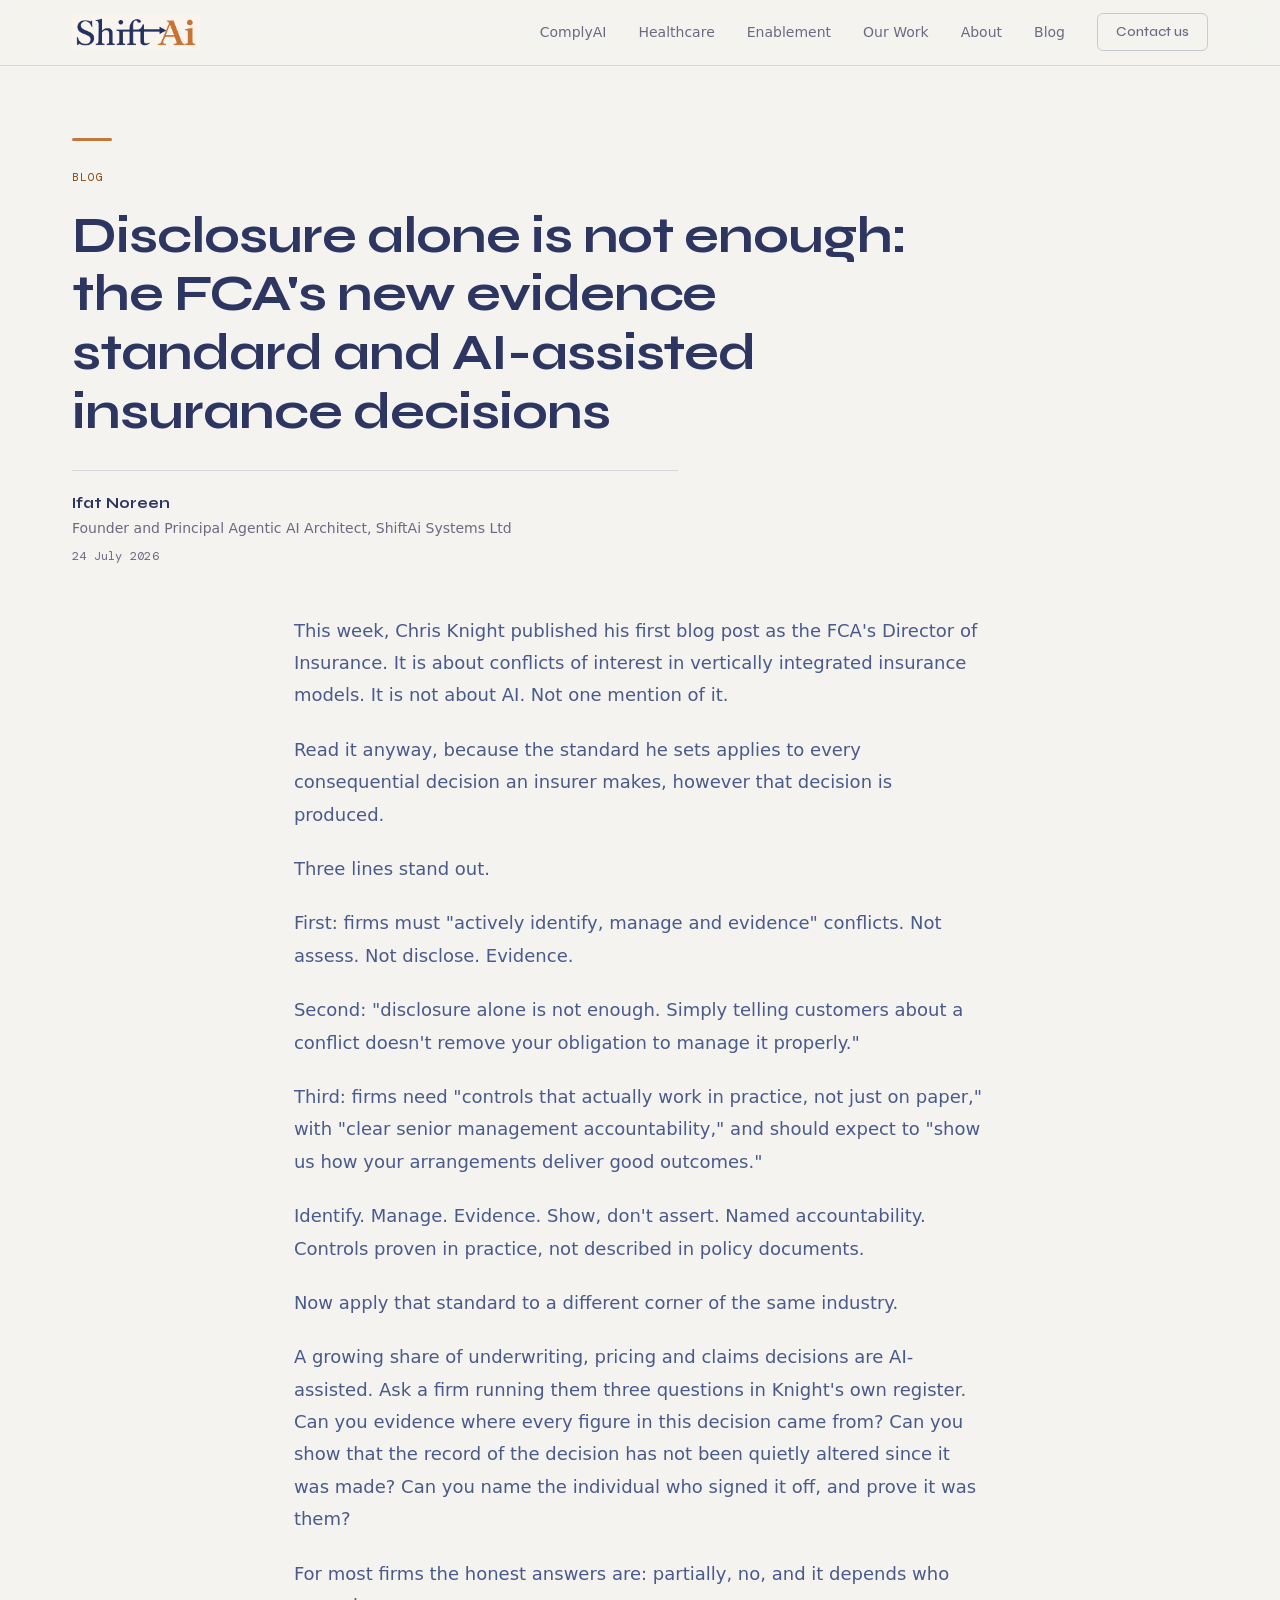
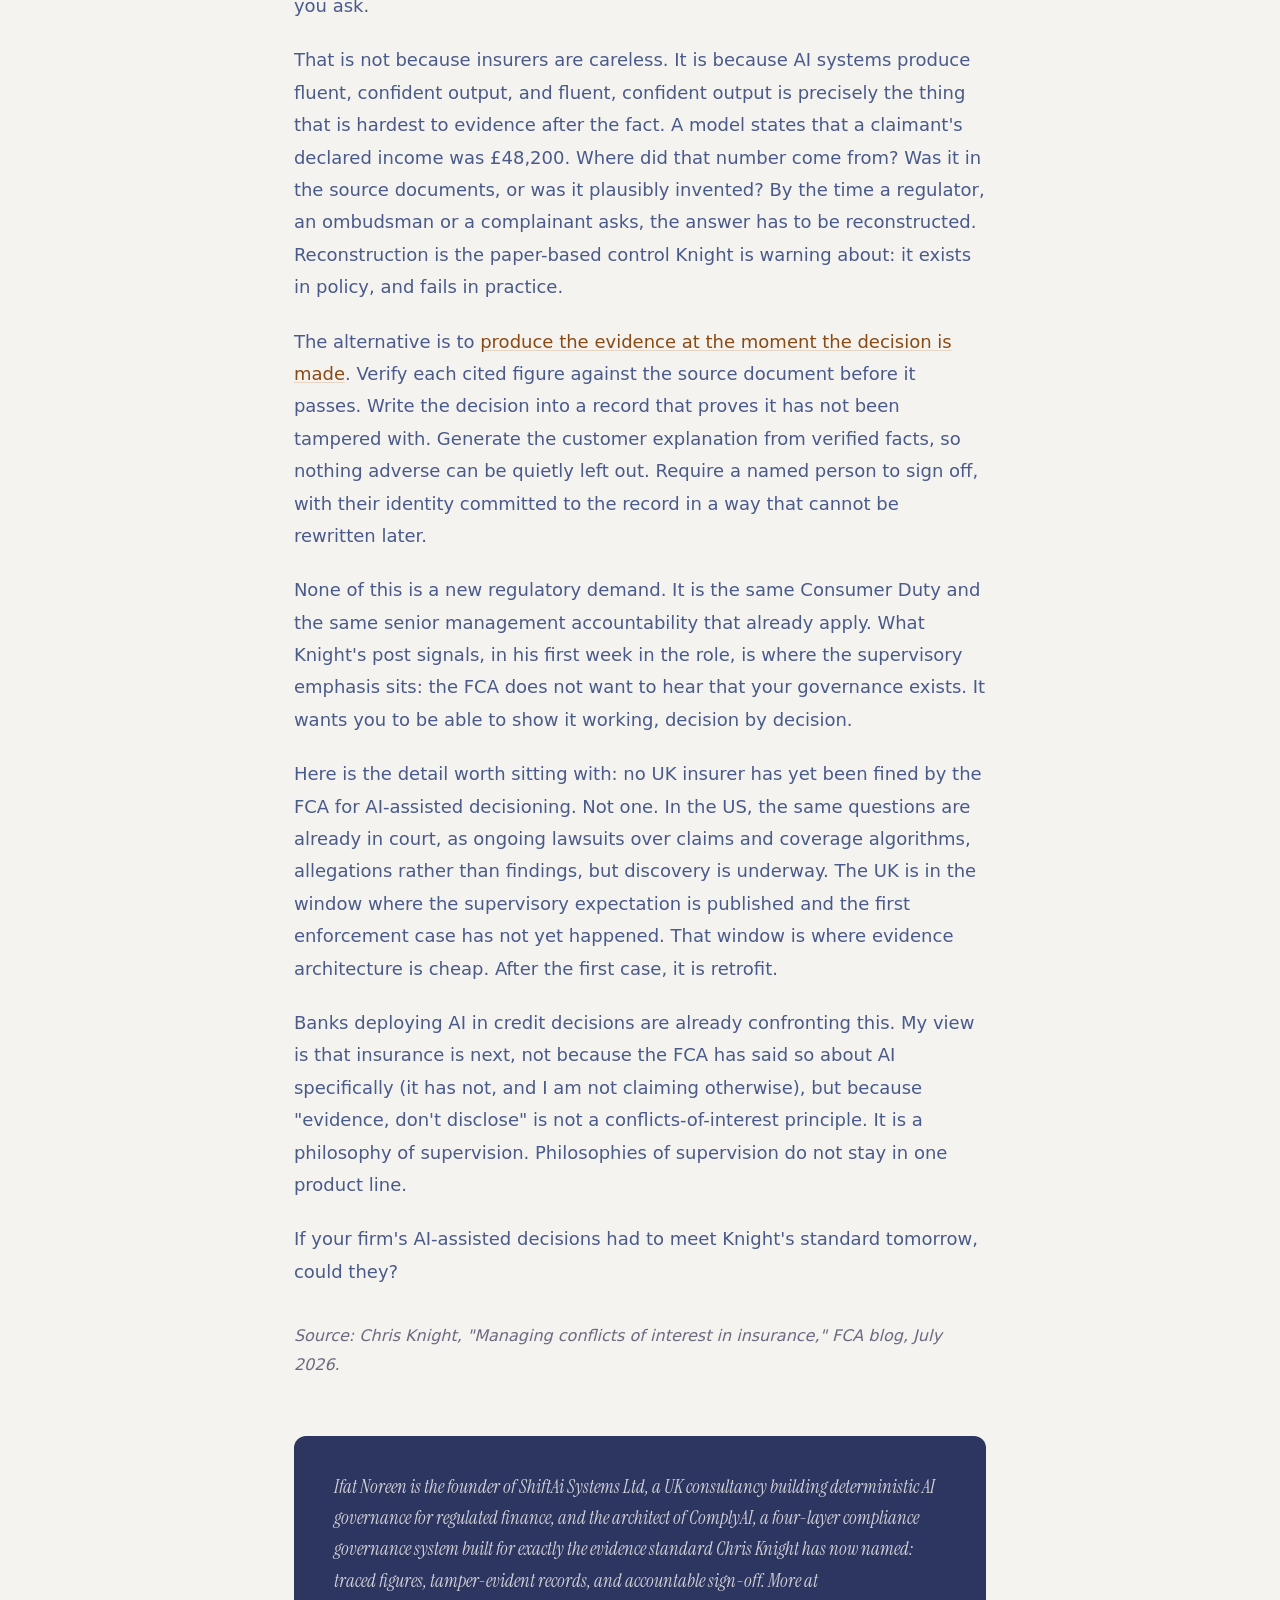
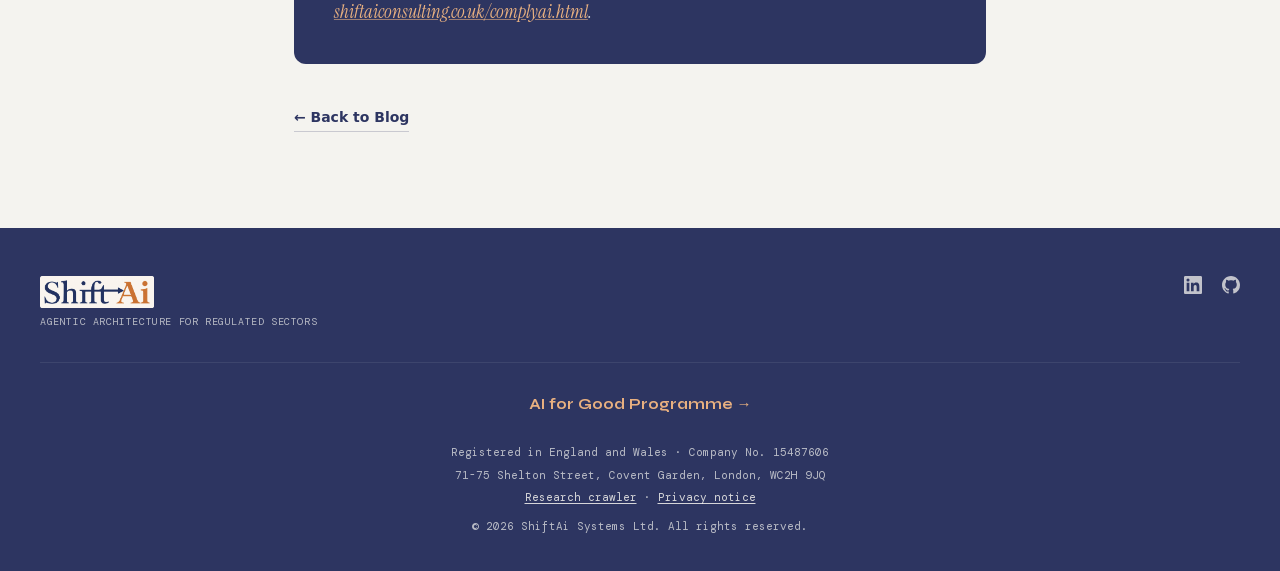
<file: blog/insurance-evidence-standard.html>
<!DOCTYPE html>
<html lang="en">
<head>
<meta charset="UTF-8">
<meta name="viewport" content="width=device-width, initial-scale=1.0">
<title>Disclosure alone is not enough: the FCA's new evidence standard and AI-assisted insurance decisions | ShiftAi Systems</title>
<meta name="description" content="The FCA's new insurance director just raised the evidence bar. AI-assisted underwriting and claims decisions are where it is hardest to clear.">
<meta name="author" content="Ifat Noreen, ShiftAi Systems Ltd">
<link rel="canonical" href="https://shiftaiconsulting.co.uk/blog/insurance-evidence-standard.html">
<meta property="og:type" content="article">
<meta property="og:url" content="https://shiftaiconsulting.co.uk/blog/insurance-evidence-standard.html">
<meta property="og:title" content="Disclosure alone is not enough: the FCA's new evidence standard and AI-assisted insurance decisions">
<meta property="og:description" content="The FCA's new insurance director just raised the evidence bar. AI-assisted underwriting and claims decisions are where it is hardest to clear.">
<meta property="og:image" content="https://shiftaiconsulting.co.uk/insurance-evidence-standard-card.png">
<meta name="twitter:card" content="summary_large_image">
<meta name="twitter:title" content="Disclosure alone is not enough: the FCA's new evidence standard and AI-assisted insurance decisions">
<meta name="twitter:description" content="The FCA's new insurance director just raised the evidence bar. AI-assisted underwriting and claims decisions are where it is hardest to clear.">
<meta name="twitter:image" content="https://shiftaiconsulting.co.uk/insurance-evidence-standard-card.png">
<script type="application/ld+json">{"@context":"https://schema.org","@type":"Article","headline":"Disclosure alone is not enough: the FCA's new evidence standard and AI-assisted insurance decisions","author":{"@type":"Person","name":"Ifat Noreen"},"publisher":{"@type":"Organization","name":"ShiftAi Systems Ltd","logo":{"@type":"ImageObject","url":"https://shiftaiconsulting.co.uk/shiftai-logo.png"}},"datePublished":"2026-07-24","mainEntityOfPage":{"@type":"WebPage","@id":"https://shiftaiconsulting.co.uk/blog/insurance-evidence-standard.html"}}</script>
<link rel="stylesheet" href="../fonts/fonts.css">
<style>
.hidden{display:none}
*{box-sizing:border-box;margin:0;padding:0}
:root{
  --bg:#f4f3ef;--bg2:#eeecea;--bg3:#e6e4df;--bg4:#dddbd5;
  --ink:#2d3561;--ink2:#3d4a7a;--ink3:#4a5a8a;
  --brass:#c4773a;--brass-bg:rgba(196,119,58,0.08);--brass-border:rgba(196,119,58,0.25);
  --muted:#6b6a80;--muted2:#9a99a8;
  --border:rgba(45,53,97,0.1);--border2:rgba(45,53,97,0.16);--border3:rgba(45,53,97,0.22);
}
html{scroll-behavior:smooth}
body{background:var(--bg);color:var(--ink);font-family:'DM Sans','Segoe UI',system-ui,sans-serif;font-size:16px;line-height:1.6;-webkit-font-smoothing:antialiased}
h1,h2,h3,h4{font-family:'Syne',sans-serif;line-height:1.15}
.mono{font-family:'DM Mono',monospace}
.serif{font-family:'Instrument Serif',serif}

/* Nav */
nav{position:sticky;top:0;z-index:50;background:rgba(244,243,239,0.92);-webkit-backdrop-filter:blur(12px);backdrop-filter:blur(12px);border-bottom:1px solid var(--border2)}
.nav-inner{max-width:1200px;margin:0 auto;padding:0 32px;height:64px;display:flex;align-items:center;justify-content:space-between}
.nav-logo{text-decoration:none;display:flex;align-items:center}.nav-logo img{height:36px;width:auto}
.nav-links{display:flex;align-items:center;gap:32px}
.nav-links a{font-size:14px;font-weight:500;color:var(--muted);text-decoration:none;transition:color 0.15s;position:relative}
.nav-links a::after{content:'';position:absolute;bottom:-2px;left:0;width:0;height:1px;background:var(--ink);transition:width 0.2s}
.nav-links a:hover{color:var(--ink)}
.nav-links a:hover::after{width:100%}
.nav-cta{font-size:13px;font-weight:600;color:var(--ink);border:1.5px solid var(--border3);border-radius:6px;padding:7px 18px;text-decoration:none;transition:all 0.15s;font-family:'Syne',sans-serif}
.nav-cta:hover{background:var(--ink);color:var(--bg);border-color:var(--ink)}
.hamburger{display:none;background:none;border:none;cursor:pointer;padding:4px;color:var(--ink)}
#mobile-menu{max-height:0;overflow:hidden;transition:max-height 0.3s ease,opacity 0.3s;opacity:0;border-top:1px solid var(--border)}
#mobile-menu.open{max-height:400px;opacity:1}
.mobile-links{padding:20px 32px;display:flex;flex-direction:column;gap:18px}
.mobile-links a{font-size:15px;font-weight:500;color:var(--muted);text-decoration:none;transition:color 0.15s}
.mobile-links a:hover{color:var(--ink)}

/* Reveal */
.reveal{opacity:0;transform:translateY(24px);transition:opacity 0.6s ease,transform 0.6s ease}
.reveal.visible{opacity:1;transform:none}

/* Fade-up on load */
@keyframes fadeUp{from{opacity:0;transform:translateY(20px)}to{opacity:1;transform:none}}
.fu{animation:fadeUp 0.7s ease both}
.fu1{animation-delay:0.05s}.fu2{animation-delay:0.18s}.fu3{animation-delay:0.32s}

/* Article hero */
.article-hero{padding:72px 32px 40px;max-width:1200px;margin:0 auto}
.hero-rule{width:40px;height:3px;background:var(--brass);border-radius:2px;margin-bottom:28px}
.hero-eyebrow{font-family:'DM Mono',monospace;font-size:11px;color:#8a4a14;letter-spacing:0.1em;text-transform:uppercase;margin-bottom:20px}
.article-hero h1{font-size:clamp(2rem,4.4vw,3.2rem);font-weight:700;color:var(--ink);letter-spacing:-0.02em;margin-bottom:28px;max-width:900px}
.byline{display:flex;flex-direction:column;gap:2px;font-size:14px;color:var(--muted);border-top:1px solid var(--border2);padding-top:20px;max-width:68ch}
.byline .byline-name{font-family:'Syne',sans-serif;font-weight:700;color:var(--ink);font-size:15px}
.byline .byline-role{color:var(--muted)}
.byline .byline-date{font-family:'DM Mono',monospace;font-size:12px;color:var(--muted);margin-top:6px;letter-spacing:0.02em}

/* Article body */
.article-body{padding:8px 32px 24px}
.prose-col{max-width:68ch;margin:0 auto}
.prose-col p{font-size:18px;color:var(--ink3);line-height:1.8;margin-bottom:22px}
.prose-col p strong{color:var(--ink);font-weight:700}
.prose-col a{color:#8a4a14;text-decoration:underline;text-decoration-color:var(--brass-border);text-underline-offset:2px;transition:text-decoration-color 0.15s}
.prose-col a:hover{text-decoration-color:#8a4a14}
.prose-col h2{font-size:clamp(1.5rem,3vw,2rem);font-weight:700;color:var(--ink);letter-spacing:-0.02em;margin:52px 0 22px}
/* Source/citation line — metadata, not body copy. Shared treatment across the article series.
   Each reference is its own block, all flush left. A reference that wraps is kept distinct
   from the next one by the gap between blocks rather than by a hanging indent. */
.prose-col p.article-sources{font-size:16px;font-style:italic;color:var(--muted);margin-top:34px}
.prose-col p.article-sources span{display:block}
.prose-col p.article-sources span+span{margin-top:9px}

/* Author footer card */
.author-card{max-width:68ch;margin:56px auto 0;background:var(--ink);border-radius:12px;padding:36px 40px}
.author-card p{font-family:'Instrument Serif',serif;font-style:italic;font-size:1.15rem;color:rgba(244,243,239,0.82);line-height:1.7}
.author-card a{color:#e8b080;text-decoration-color:rgba(232,176,128,0.6)}
.author-card a:hover{text-decoration-color:#e8b080}

.article-footer-nav{max-width:68ch;margin:40px auto 0;padding-bottom:8px}
.article-footer-nav a{font-size:14px;font-weight:600;color:var(--ink);text-decoration:none;display:inline-flex;align-items:center;gap:6px;border-bottom:1px solid var(--border3);padding-bottom:2px;transition:border-color 0.15s,color 0.15s}
.article-footer-nav a:hover{color:#8a4a14;border-color:#8a4a14}

/* Footer */
footer{background:var(--ink);color:rgba(244,243,239,0.7);padding:48px 32px 36px;margin-top:64px}
.footer-inner{max-width:1200px;margin:0 auto}
.footer-top{display:flex;justify-content:space-between;align-items:flex-start;gap:32px;flex-wrap:wrap;padding-bottom:32px;border-bottom:1px solid rgba(255,255,255,0.08);margin-bottom:28px}
.footer-logo{margin-bottom:6px;display:flex;align-items:center}.footer-logo img{height:32px;width:auto}
.footer-tagline{font-family:'DM Mono',monospace;font-size:10px;letter-spacing:0.06em;text-transform:uppercase;color:rgba(244,243,239,0.7)}
.footer-links{display:flex;align-items:center;gap:20px}
.footer-link{color:rgba(244,243,239,0.75);transition:color 0.15s;display:flex;align-items:center}
.footer-link:hover{color:var(--bg)}
.footer-program{text-align:center;margin-bottom:28px}
.footer-program a{font-family:'Syne',sans-serif;font-size:15px;font-weight:700;color:#e8b080;text-decoration:none;display:inline-flex;align-items:center;justify-content:center;gap:7px;transition:gap 0.15s}
.footer-program a:hover{gap:11px}
.footer-bottom{display:flex;flex-direction:column;align-items:center;gap:5px;text-align:center;font-family:'DM Mono',monospace;font-size:11px;color:rgba(244,243,239,0.7)}
.footer-bottom a{color:rgba(244,243,239,0.85);text-decoration:underline;text-underline-offset:2px;transition:color 0.15s}
.footer-bottom a:hover{color:var(--bg)}

/* Responsive */
@media(max-width:768px){
  .nav-links{display:none}
  .hamburger{display:block}
  .article-hero{padding:48px 20px 32px}
  .article-body{padding:8px 20px 24px}
  .prose-col p{font-size:16.5px}
  .prose-col p.article-sources{font-size:15px}
  .author-card{padding:28px 26px}
  .author-card p{font-size:1.05rem}
}
</style>
<noscript><style>.reveal{opacity:1;transform:none}.fu{animation:none}</style></noscript>
</head>
<body>

<!-- Nav -->
<nav>
  <div class="nav-inner">
    <a href="../index.html" class="nav-logo"><img src="../shiftai-logo.png" alt="ShiftAi Systems Ltd" /></a>
    <div class="nav-links">
      <a href="../complyai.html">ComplyAI</a>
      <a href="../healthcare.html">Healthcare</a>
      <a href="../enablement.html">Enablement</a>
      <a href="../work.html">Our Work</a>
      <a href="../index.html#about">About</a>
      <a href="../blog.html">Blog</a>
      <a href="../contact.html" class="nav-cta">Contact us</a>
    </div>
    <button id="hamburger" class="hamburger" aria-label="Toggle menu">
      <svg id="icon-open" width="22" height="22" fill="none" stroke="currentColor" viewBox="0 0 24 24"><path stroke-linecap="round" stroke-linejoin="round" stroke-width="2" d="M4 6h16M4 12h16M4 18h16"/></svg>
      <svg id="icon-close" class="hidden" width="22" height="22" fill="none" stroke="currentColor" viewBox="0 0 24 24"><path stroke-linecap="round" stroke-linejoin="round" stroke-width="2" d="M6 18L18 6M6 6l12 12"/></svg>
    </button>
  </div>
  <div id="mobile-menu">
    <div class="mobile-links">
      <a href="../complyai.html" onclick="closeMenu()">ComplyAI</a>
      <a href="../healthcare.html" onclick="closeMenu()">Healthcare</a>
      <a href="../enablement.html" onclick="closeMenu()">Enablement</a>
      <a href="../work.html" onclick="closeMenu()">Our Work</a>
      <a href="../index.html#about" onclick="closeMenu()">About</a>
      <a href="../blog.html" onclick="closeMenu()">Blog</a>
      <a href="../contact.html" onclick="closeMenu()">Contact us</a>
    </div>
  </div>
</nav>

<!-- Article hero -->
<header>
  <div class="article-hero">
    <div class="hero-rule fu fu1"></div>
    <p class="hero-eyebrow fu fu1">Blog</p>
    <h1 class="fu fu2">Disclosure alone is not enough: the FCA's new evidence standard and AI-assisted insurance decisions</h1>
    <div class="byline fu fu3">
      <span class="byline-name">Ifat Noreen</span>
      <span class="byline-role">Founder and Principal Agentic AI Architect, ShiftAi Systems Ltd</span>
      <span class="byline-date">24 July 2026</span>
    </div>
  </div>
</header>

<!-- Article body -->
<section class="article-body">
  <div class="prose-col reveal">

    <p>This week, Chris Knight published his first blog post as the FCA's Director of Insurance. It is about conflicts of interest in vertically integrated insurance models. It is not about AI. Not one mention of it.</p>

    <p>Read it anyway, because the standard he sets applies to every consequential decision an insurer makes, however that decision is produced.</p>

    <p>Three lines stand out.</p>

    <p>First: firms must "actively identify, manage and evidence" conflicts. Not assess. Not disclose. Evidence.</p>

    <p>Second: "disclosure alone is not enough. Simply telling customers about a conflict doesn't remove your obligation to manage it properly."</p>

    <p>Third: firms need "controls that actually work in practice, not just on paper," with "clear senior management accountability," and should expect to "show us how your arrangements deliver good outcomes."</p>

    <p>Identify. Manage. Evidence. Show, don't assert. Named accountability. Controls proven in practice, not described in policy documents.</p>

    <p>Now apply that standard to a different corner of the same industry.</p>

    <p>A growing share of underwriting, pricing and claims decisions are AI-assisted. Ask a firm running them three questions in Knight's own register. Can you evidence where every figure in this decision came from? Can you show that the record of the decision has not been quietly altered since it was made? Can you name the individual who signed it off, and prove it was them?</p>

    <p>For most firms the honest answers are: partially, no, and it depends who you ask.</p>

    <p>That is not because insurers are careless. It is because AI systems produce fluent, confident output, and fluent, confident output is precisely the thing that is hardest to evidence after the fact. A model states that a claimant's declared income was £48,200. Where did that number come from? Was it in the source documents, or was it plausibly invented? By the time a regulator, an ombudsman or a complainant asks, the answer has to be reconstructed. Reconstruction is the paper-based control Knight is warning about: it exists in policy, and fails in practice.</p>

    <p>The alternative is to <a href="../complyai.html">produce the evidence at the moment the decision is made</a>. Verify each cited figure against the source document before it passes. Write the decision into a record that proves it has not been tampered with. Generate the customer explanation from verified facts, so nothing adverse can be quietly left out. Require a named person to sign off, with their identity committed to the record in a way that cannot be rewritten later.</p>

    <p>None of this is a new regulatory demand. It is the same Consumer Duty and the same senior management accountability that already apply. What Knight's post signals, in his first week in the role, is where the supervisory emphasis sits: the FCA does not want to hear that your governance exists. It wants you to be able to show it working, decision by decision.</p>

    <p>Here is the detail worth sitting with: no UK insurer has yet been fined by the FCA for AI-assisted decisioning. Not one. In the US, the same questions are already in court, as ongoing lawsuits over claims and coverage algorithms, allegations rather than findings, but discovery is underway. The UK is in the window where the supervisory expectation is published and the first enforcement case has not yet happened. That window is where evidence architecture is cheap. After the first case, it is retrofit.</p>

    <p>Banks deploying AI in credit decisions are already confronting this. My view is that insurance is next, not because the FCA has said so about AI specifically (it has not, and I am not claiming otherwise), but because "evidence, don't disclose" is not a conflicts-of-interest principle. It is a philosophy of supervision. Philosophies of supervision do not stay in one product line.</p>

    <p>If your firm's AI-assisted decisions had to meet Knight's standard tomorrow, could they?</p>

    <p class="article-sources">Source: Chris Knight, "Managing conflicts of interest in insurance," FCA blog, July 2026.</p>

  </div>

  <div class="author-card reveal">
    <p>Ifat Noreen is the founder of ShiftAi Systems Ltd, a UK consultancy building deterministic AI governance for regulated finance, and the architect of ComplyAI, a four-layer compliance governance system built for exactly the evidence standard Chris Knight has now named: traced figures, tamper-evident records, and accountable sign-off. More at <a href="../complyai.html">shiftaiconsulting.co.uk/complyai.html</a>.</p>
  </div>

  <div class="article-footer-nav reveal">
    <a href="../blog.html">&larr; Back to Blog</a>
  </div>
</section>

<!-- Footer -->
<footer>
  <div class="footer-inner">
    <div class="footer-top">
      <div>
        <div class="footer-logo"><img src="../shiftai-logo.png" alt="ShiftAi Systems Ltd" /></div>
        <div class="footer-tagline">Agentic Architecture for Regulated Sectors</div>
      </div>
      <div class="footer-links">
        <a href="https://www.linkedin.com/in/ifat-noreen" target="_blank" aria-label="LinkedIn" class="footer-link">
          <svg width="18" height="18" fill="currentColor" viewBox="0 0 24 24"><path d="M20.447 20.452h-3.554v-5.569c0-1.328-.027-3.037-1.852-3.037-1.853 0-2.136 1.445-2.136 2.939v5.667H9.351V9h3.414v1.561h.046c.477-.9 1.637-1.85 3.37-1.85 3.601 0 4.267 2.37 4.267 5.455v6.286zM5.337 7.433a2.062 2.062 0 01-2.063-2.065 2.064 2.064 0 112.063 2.065zm1.782 13.019H3.555V9h3.564v11.452zM22.225 0H1.771C.792 0 0 .774 0 1.729v20.542C0 23.227.792 24 1.771 24h20.451C23.2 24 24 23.227 24 22.271V1.729C24 .774 23.2 0 22.222 0h.003z"/></svg>
        </a>
        <a href="https://github.com/TechIfat" target="_blank" aria-label="GitHub" class="footer-link">
          <svg width="18" height="18" fill="currentColor" viewBox="0 0 24 24"><path d="M12 0C5.37 0 0 5.37 0 12c0 5.31 3.435 9.795 8.205 11.385.6.105.825-.255.825-.57 0-.285-.015-1.23-.015-2.235-3.015.555-3.795-.735-4.035-1.41-.135-.345-.72-1.41-1.23-1.695-.42-.225-1.02-.78-.015-.795.945-.015 1.62.87 1.845 1.23 1.08 1.815 2.805 1.305 3.495.99.105-.78.42-1.305.765-1.605-2.67-.3-5.46-1.335-5.46-5.925 0-1.305.465-2.385 1.23-3.225-.12-.3-.54-1.53.12-3.18 0 0 1.005-.315 3.3 1.23.96-.27 1.98-.405 3-.405s2.04.135 3 .405c2.295-1.56 3.3-1.23 3.3-1.23.66 1.65.24 2.88.12 3.18.765.84 1.23 1.905 1.23 3.225 0 4.605-2.805 5.625-5.475 5.925.435.375.81 1.095.81 2.22 0 1.605-.015 2.895-.015 3.3 0 .315.225.69.825.57A12.02 12.02 0 0024 12c0-6.63-5.37-12-12-12z"/></svg>
        </a>
      </div>
    </div>
    <div class="footer-program">
      <a href="../ai-for-good.html">AI for Good Programme &rarr;</a>
    </div>

    <div class="footer-bottom">
      <p>Registered in England and Wales · Company No. 15487606</p>
      <p>71-75 Shelton Street, Covent Garden, London, WC2H 9JQ</p>
      <p><a href="../research-crawler.html" style="color:rgba(244,243,239,0.85);text-decoration:underline;text-underline-offset:2px">Research crawler</a> &middot; <a href="../privacy.html" style="color:rgba(244,243,239,0.85);text-decoration:underline;text-underline-offset:2px">Privacy notice</a></p>
      <p style="margin-top:6px">&copy; 2026 ShiftAi Systems Ltd. All rights reserved.</p>
    </div>
  </div>
</footer>

<script>
// Mobile Menu Logic
const hamburger=document.getElementById('hamburger'),mobileMenu=document.getElementById('mobile-menu'),iconOpen=document.getElementById('icon-open'),iconClose=document.getElementById('icon-close');
hamburger.addEventListener('click',()=>{const o=mobileMenu.classList.toggle('open');iconOpen.classList.toggle('hidden',o);iconClose.classList.toggle('hidden',!o);});
function closeMenu(){mobileMenu.classList.remove('open');iconOpen.classList.remove('hidden');iconClose.classList.add('hidden');}

// Reveal Animation Logic
const obs=new IntersectionObserver(entries=>entries.forEach(e=>{if(e.isIntersecting){e.target.classList.add('visible');obs.unobserve(e.target);}}),{threshold:0.05});
document.querySelectorAll('.reveal').forEach(el=>obs.observe(el));
</script>

<!-- ShiftAi Discovery Agent: Chat Widget (shared include, see chat-widget.js) -->
<script>window.SA_CHAT_CONFIG={placeholder:'Ask about ComplyAI or our architecture…',welcome:'Hello, I\'m the ShiftAi Discovery Agent. I can answer questions about ComplyAI, our governance architecture for UK banks, or how an engagement works. What would you like to know?'};</script>
<script src="../chat-widget.js?v=2"></script>

</body>
</html>
</file>
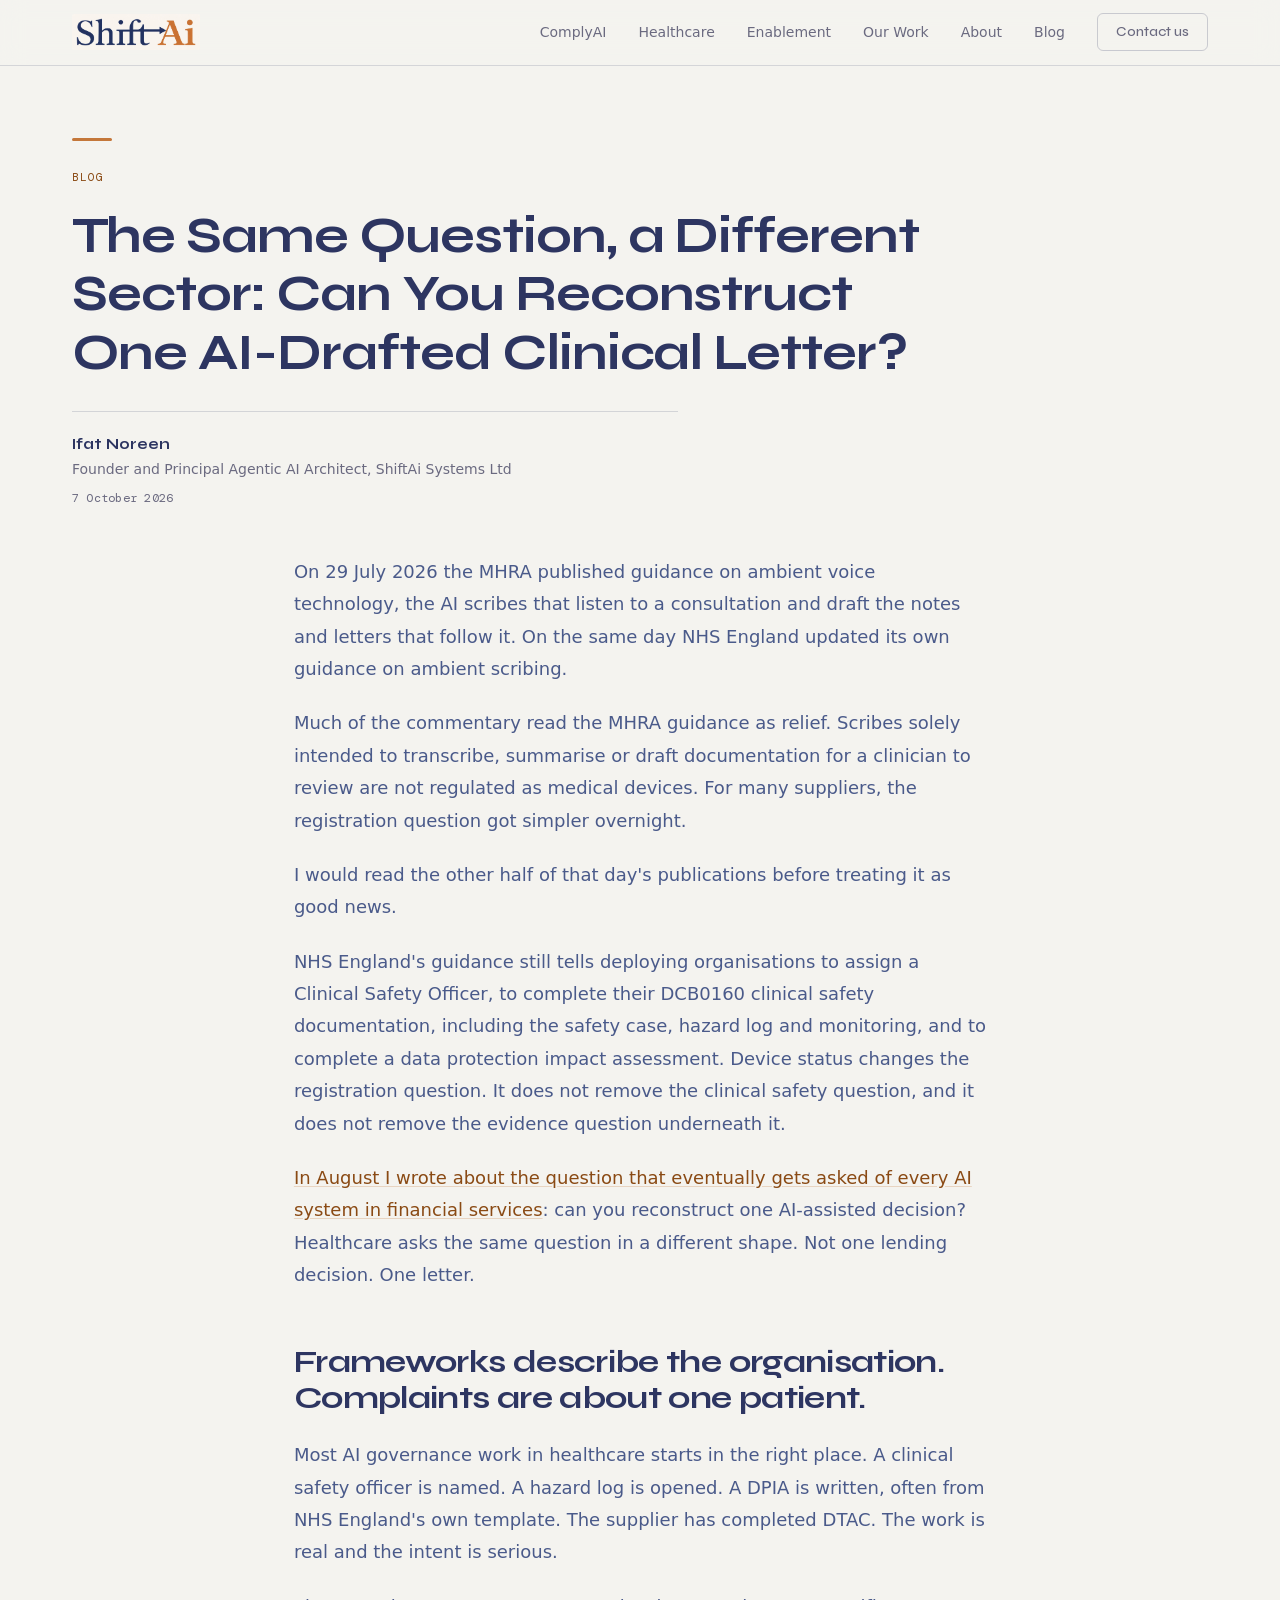
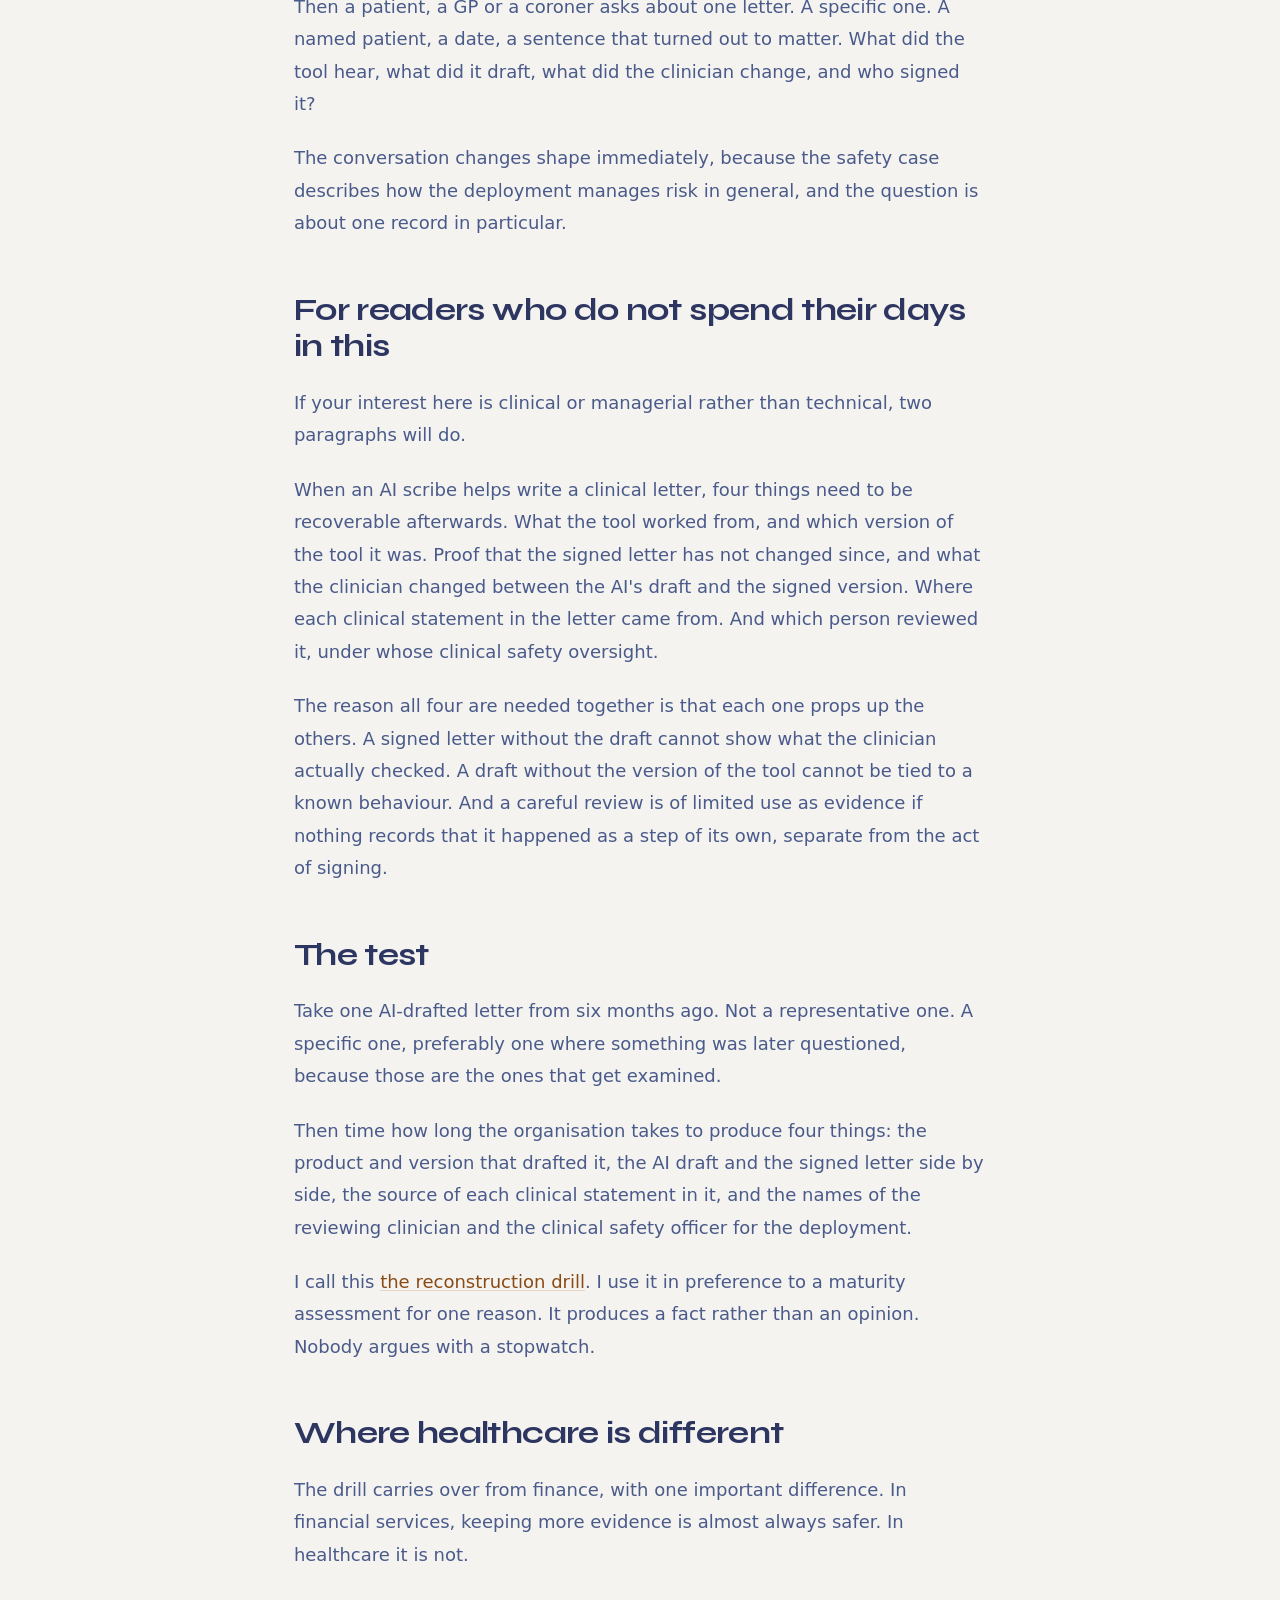
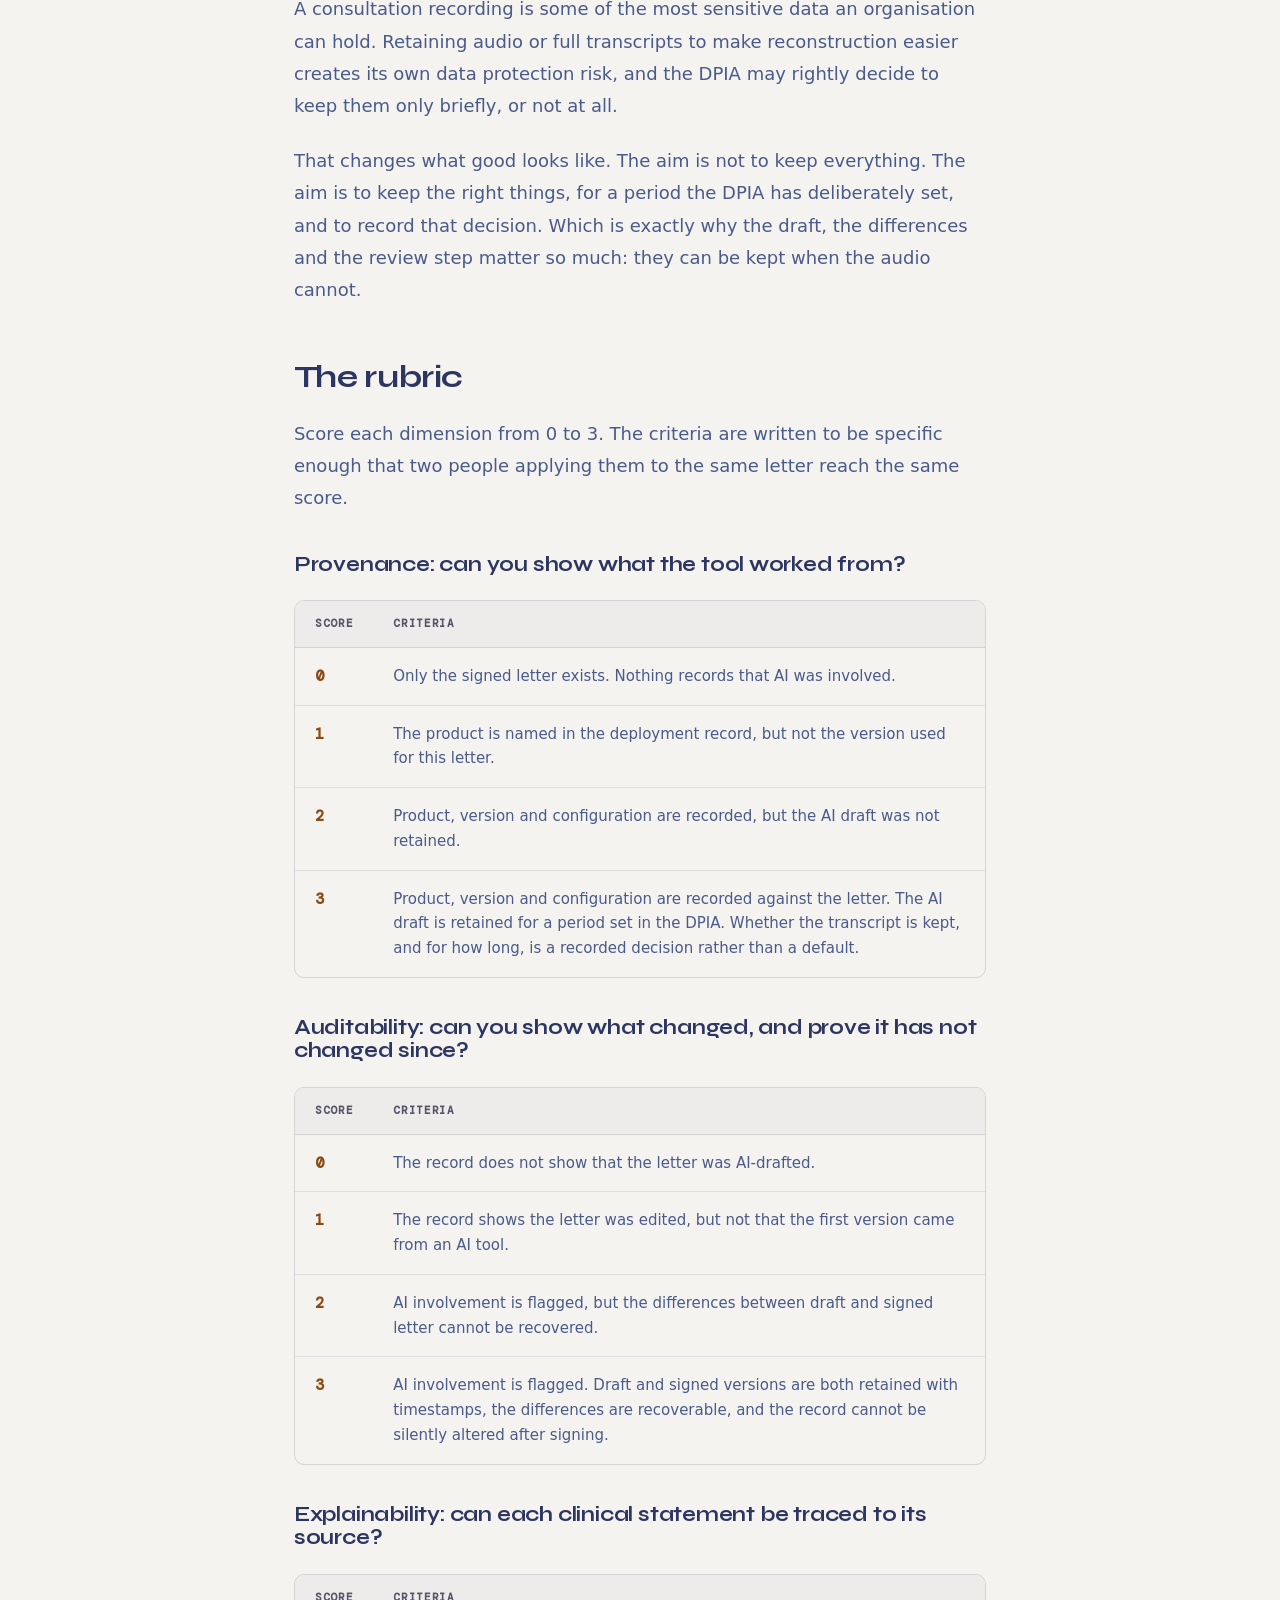
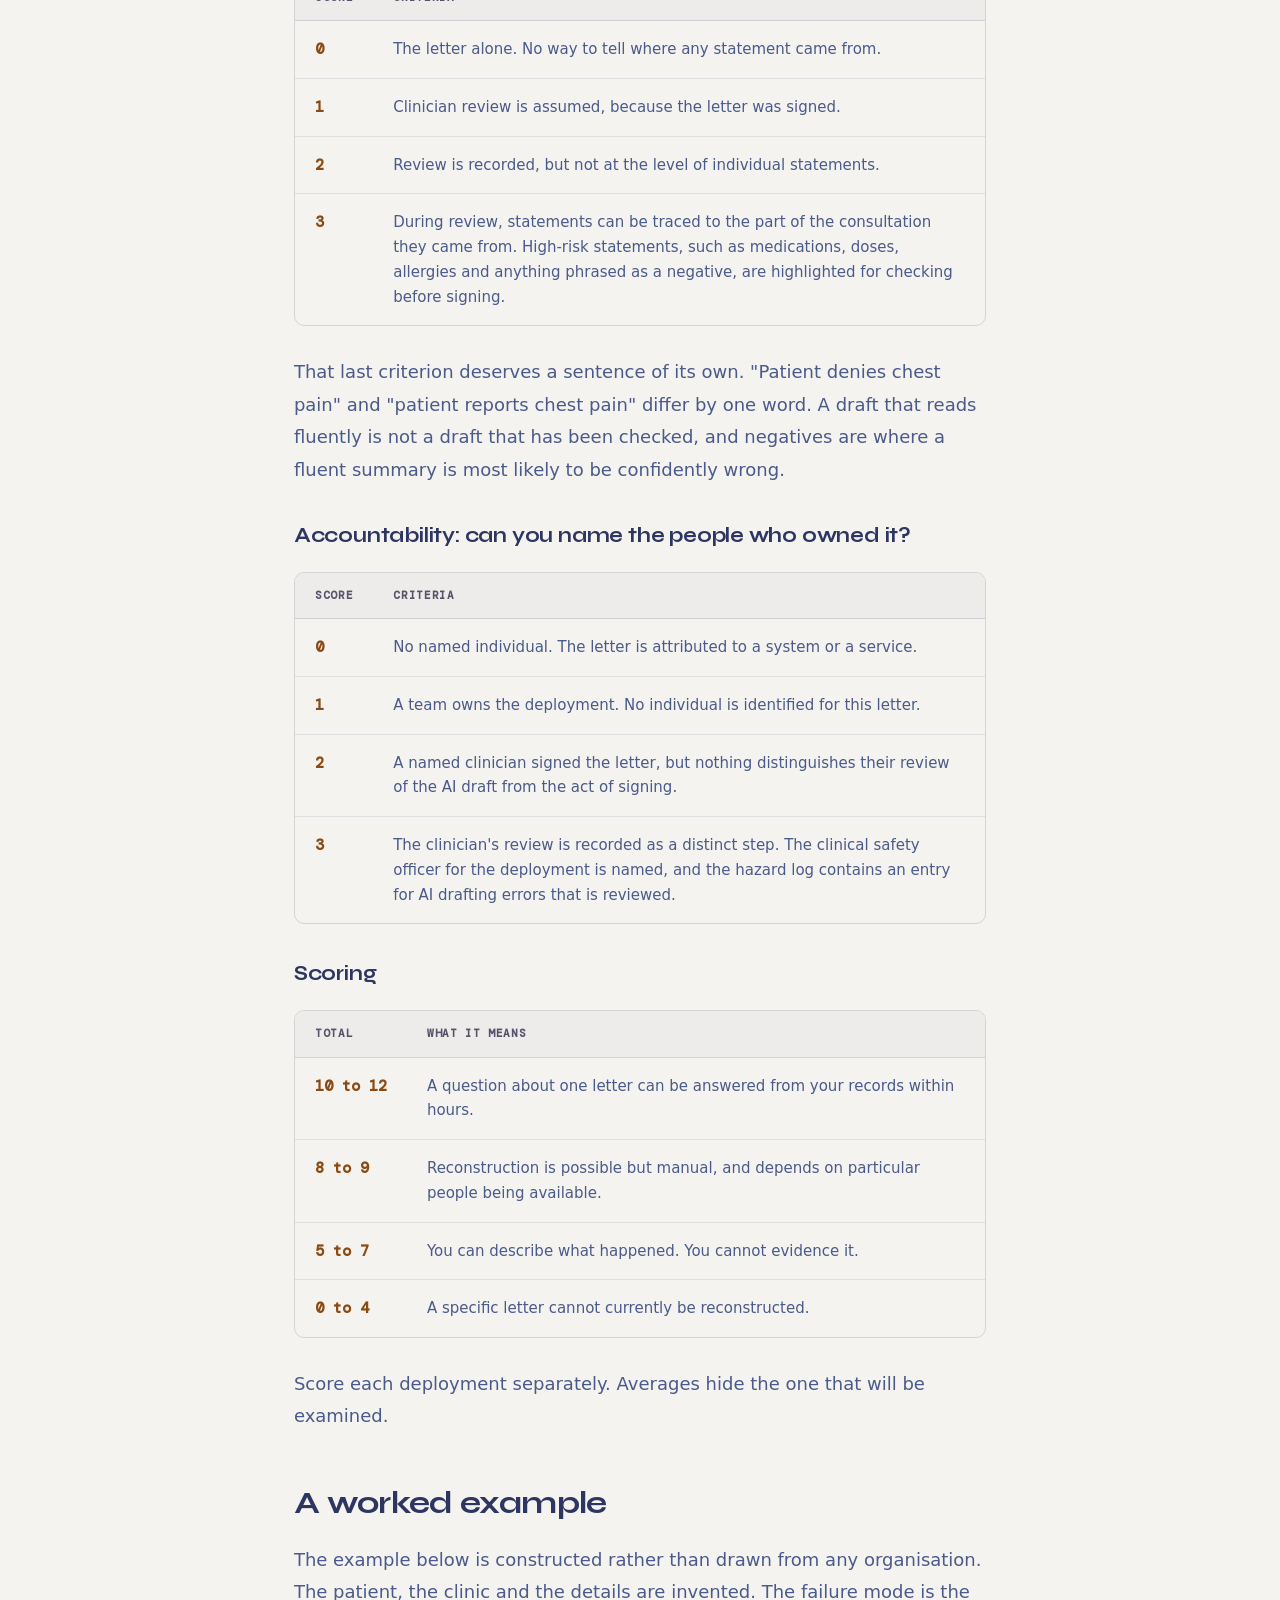
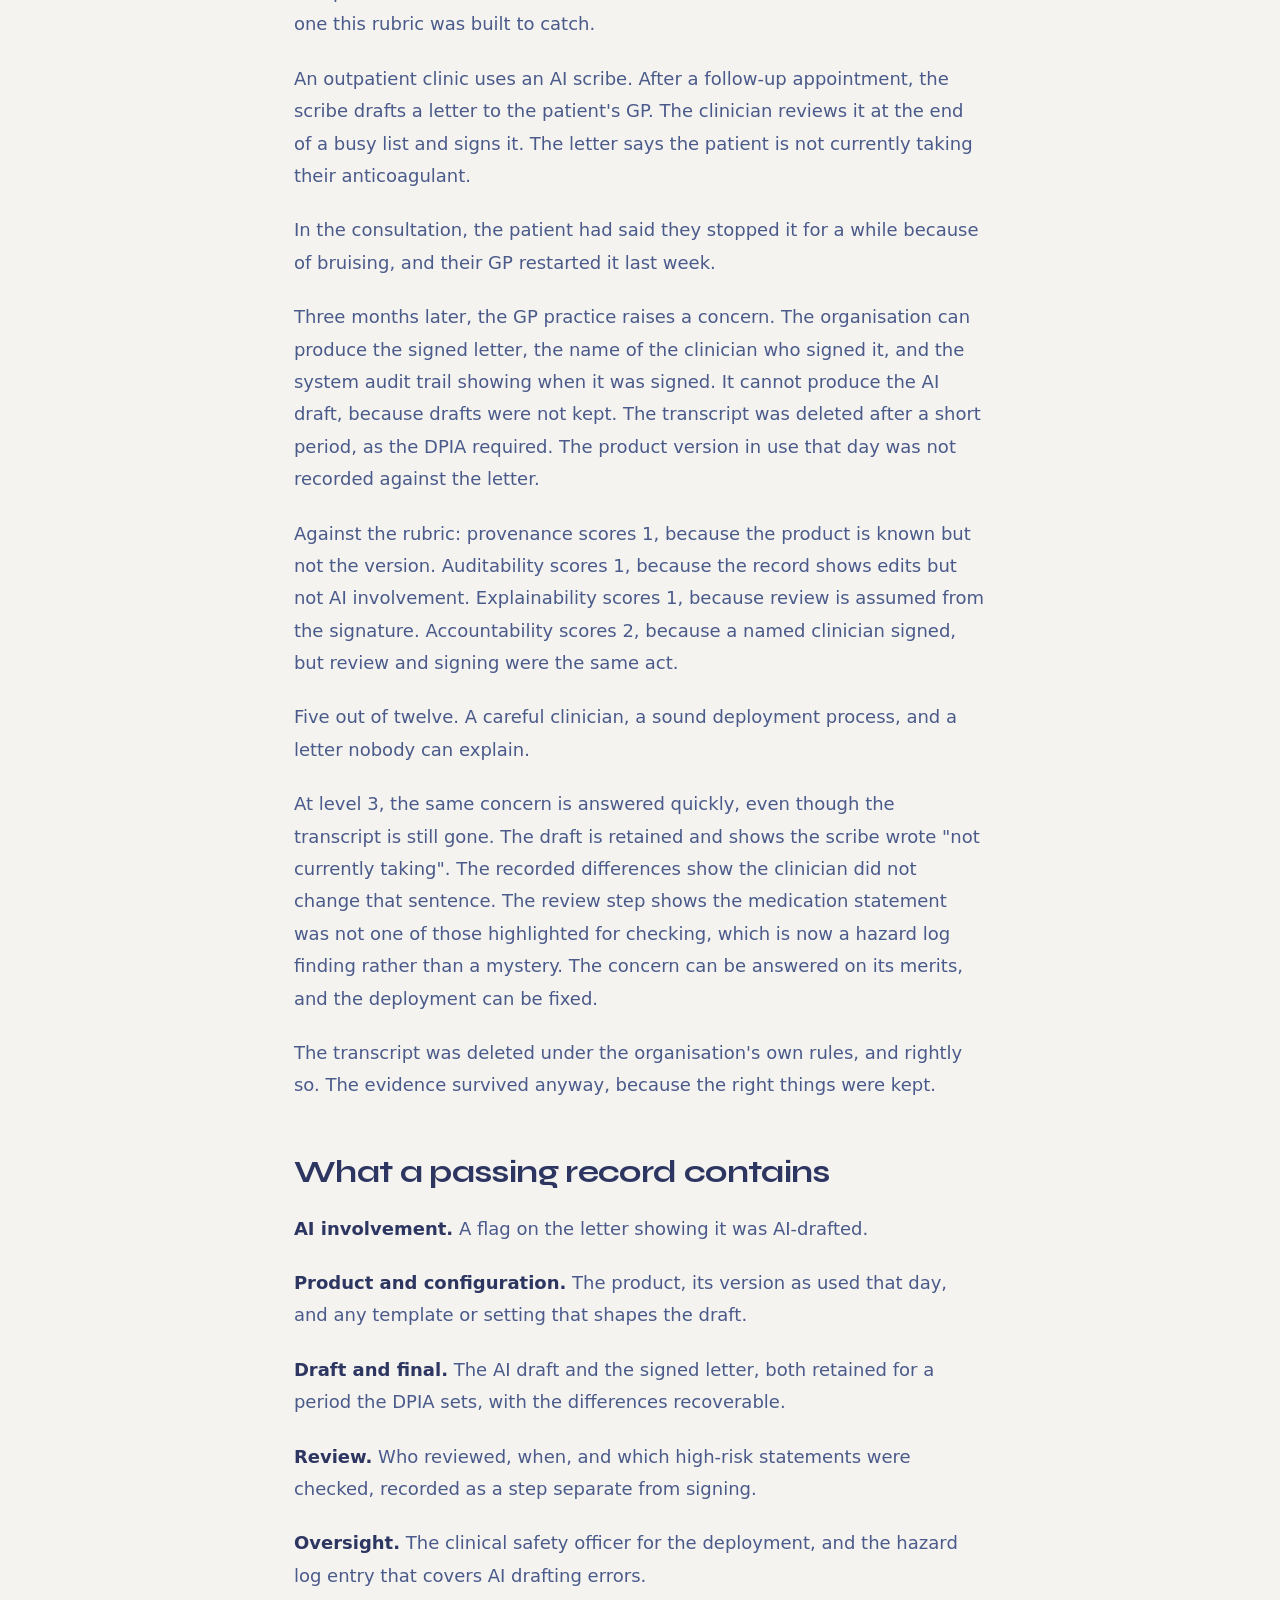
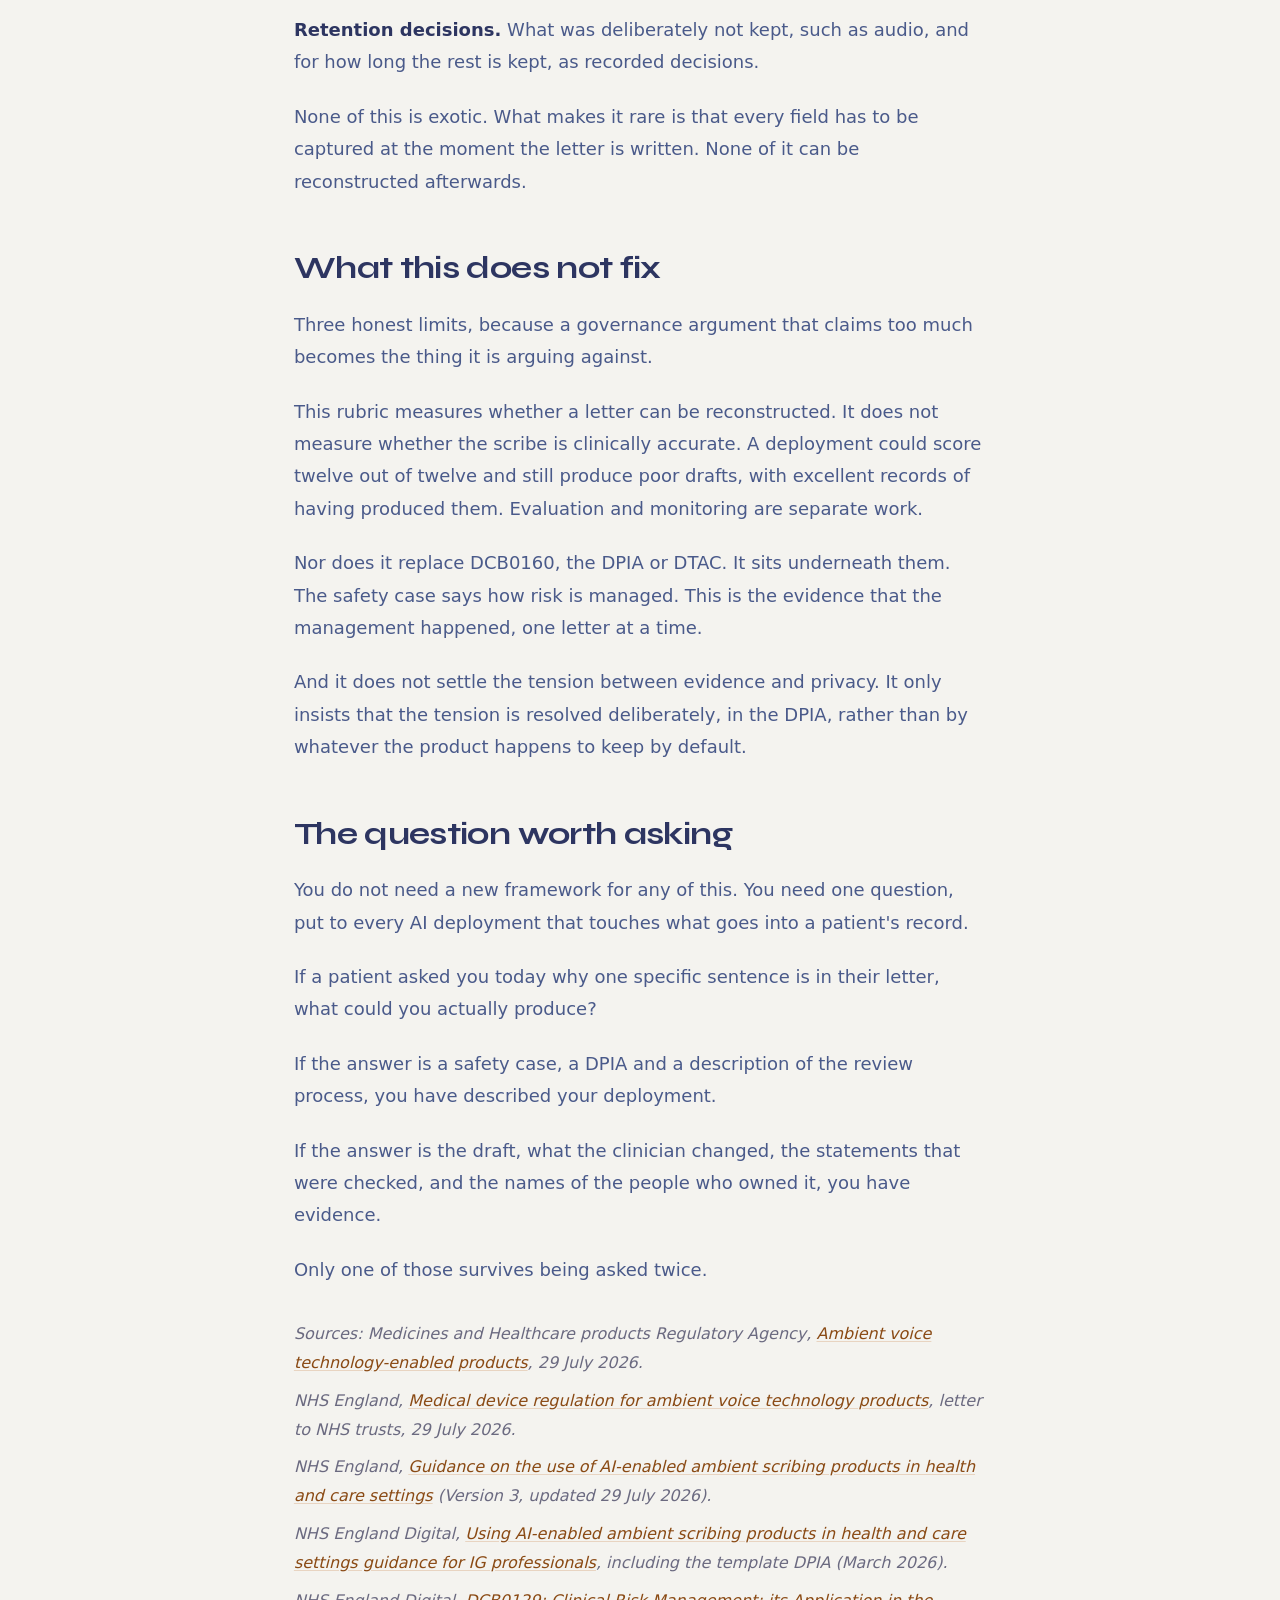
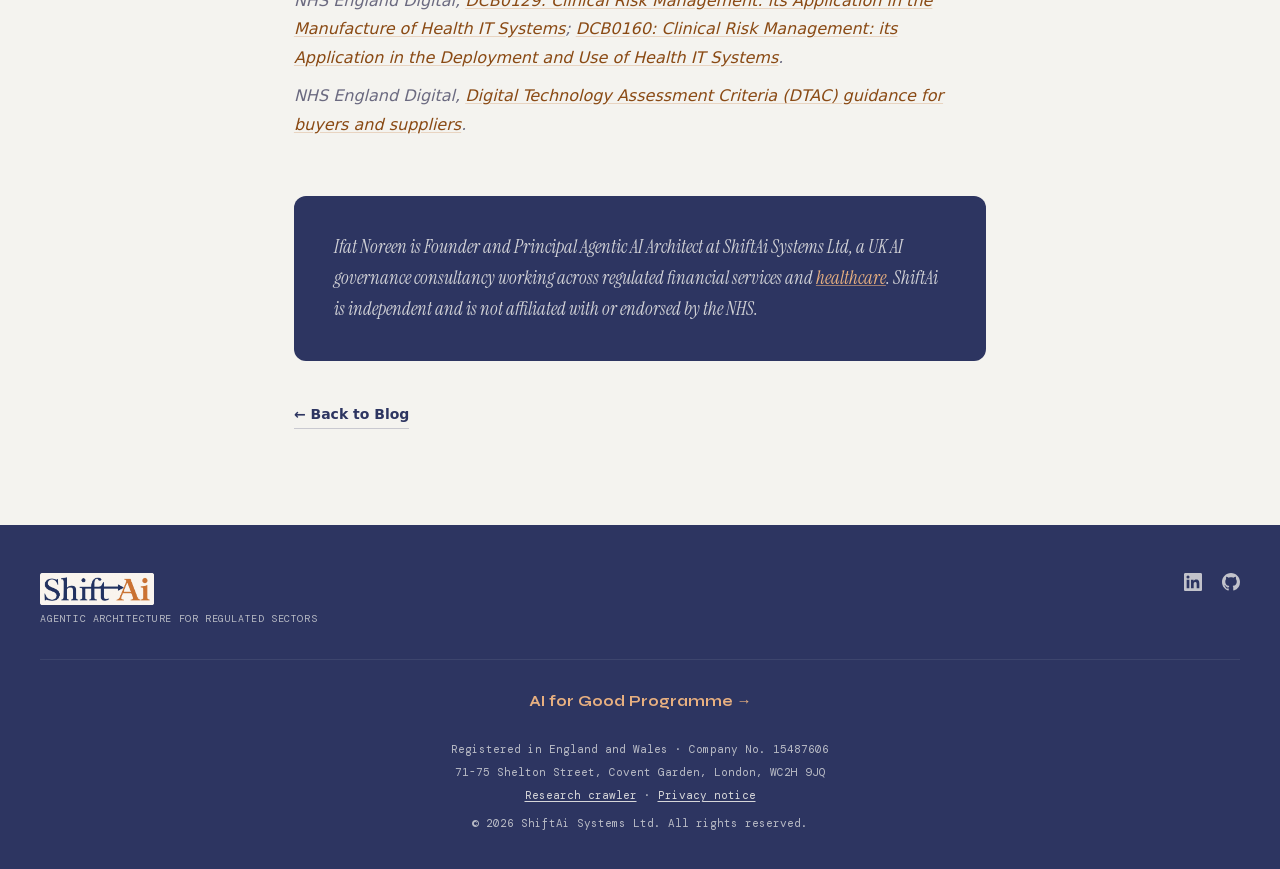
<file: blog/reconstruct-ai-clinical-letter.html>
<!DOCTYPE html>
<html lang="en">
<head>
<meta charset="UTF-8">
<meta name="viewport" content="width=device-width, initial-scale=1.0">
<title>The Same Question, a Different Sector: Can You Reconstruct One AI-Drafted Clinical Letter? | ShiftAi Systems</title>
<meta name="description" content="Device status changes the registration question for AI scribes. It does not remove the clinical safety question or the evidence question. A four-part scored test for whether a single AI-drafted clinical letter can actually be evidenced.">
<meta name="author" content="Ifat Noreen, ShiftAi Systems Ltd">
<link rel="canonical" href="https://shiftaiconsulting.co.uk/blog/reconstruct-ai-clinical-letter.html">
<meta property="og:type" content="article">
<meta property="og:url" content="https://shiftaiconsulting.co.uk/blog/reconstruct-ai-clinical-letter.html">
<meta property="og:title" content="The Same Question, a Different Sector: Can You Reconstruct One AI-Drafted Clinical Letter?">
<meta property="og:description" content="Device status changes the registration question for AI scribes. It does not remove the clinical safety question or the evidence question. A four-part scored test for whether a single AI-drafted clinical letter can actually be evidenced.">
<meta property="og:image" content="https://shiftaiconsulting.co.uk/reconstruct-clinical-letter-card.png">
<meta name="twitter:card" content="summary_large_image">
<meta name="twitter:title" content="The Same Question, a Different Sector: Can You Reconstruct One AI-Drafted Clinical Letter?">
<meta name="twitter:description" content="Device status changes the registration question for AI scribes. It does not remove the clinical safety question or the evidence question. A four-part scored test for whether a single AI-drafted clinical letter can actually be evidenced.">
<meta name="twitter:image" content="https://shiftaiconsulting.co.uk/reconstruct-clinical-letter-card.png">
<script type="application/ld+json">{"@context":"https://schema.org","@type":"Article","headline":"The Same Question, a Different Sector: Can You Reconstruct One AI-Drafted Clinical Letter?","author":{"@type":"Person","name":"Ifat Noreen"},"publisher":{"@type":"Organization","name":"ShiftAi Systems Ltd","logo":{"@type":"ImageObject","url":"https://shiftaiconsulting.co.uk/shiftai-logo.png"}},"datePublished":"2026-10-07","mainEntityOfPage":{"@type":"WebPage","@id":"https://shiftaiconsulting.co.uk/blog/reconstruct-ai-clinical-letter.html"}}</script>
<link rel="stylesheet" href="../fonts/fonts.css">
<style>
.hidden{display:none}
*{box-sizing:border-box;margin:0;padding:0}
:root{
  --bg:#f4f3ef;--bg2:#eeecea;--bg3:#e6e4df;--bg4:#dddbd5;
  --ink:#2d3561;--ink2:#3d4a7a;--ink3:#4a5a8a;
  --brass:#c4773a;--brass-bg:rgba(196,119,58,0.08);--brass-border:rgba(196,119,58,0.25);
  --muted:#6b6a80;--muted2:#9a99a8;
  --border:rgba(45,53,97,0.1);--border2:rgba(45,53,97,0.16);--border3:rgba(45,53,97,0.22);
}
html{scroll-behavior:smooth}
body{background:var(--bg);color:var(--ink);font-family:'DM Sans','Segoe UI',system-ui,sans-serif;font-size:16px;line-height:1.6;-webkit-font-smoothing:antialiased}
h1,h2,h3,h4{font-family:'Syne',sans-serif;line-height:1.15}
.mono{font-family:'DM Mono',monospace}
.serif{font-family:'Instrument Serif',serif}

/* Nav */
nav{position:sticky;top:0;z-index:50;background:rgba(244,243,239,0.92);-webkit-backdrop-filter:blur(12px);backdrop-filter:blur(12px);border-bottom:1px solid var(--border2)}
.nav-inner{max-width:1200px;margin:0 auto;padding:0 32px;height:64px;display:flex;align-items:center;justify-content:space-between}
.nav-logo{text-decoration:none;display:flex;align-items:center}.nav-logo img{height:36px;width:auto}
.nav-links{display:flex;align-items:center;gap:32px}
.nav-links a{font-size:14px;font-weight:500;color:var(--muted);text-decoration:none;transition:color 0.15s;position:relative}
.nav-links a::after{content:'';position:absolute;bottom:-2px;left:0;width:0;height:1px;background:var(--ink);transition:width 0.2s}
.nav-links a:hover{color:var(--ink)}
.nav-links a:hover::after{width:100%}
.nav-cta{font-size:13px;font-weight:600;color:var(--ink);border:1.5px solid var(--border3);border-radius:6px;padding:7px 18px;text-decoration:none;transition:all 0.15s;font-family:'Syne',sans-serif}
.nav-cta:hover{background:var(--ink);color:var(--bg);border-color:var(--ink)}
.hamburger{display:none;background:none;border:none;cursor:pointer;padding:4px;color:var(--ink)}
#mobile-menu{max-height:0;overflow:hidden;transition:max-height 0.3s ease,opacity 0.3s;opacity:0;border-top:1px solid var(--border)}
#mobile-menu.open{max-height:400px;opacity:1}
.mobile-links{padding:20px 32px;display:flex;flex-direction:column;gap:18px}
.mobile-links a{font-size:15px;font-weight:500;color:var(--muted);text-decoration:none;transition:color 0.15s}
.mobile-links a:hover{color:var(--ink)}

/* Reveal */
.reveal{opacity:0;transform:translateY(24px);transition:opacity 0.6s ease,transform 0.6s ease}
.reveal.visible{opacity:1;transform:none}

/* Fade-up on load */
@keyframes fadeUp{from{opacity:0;transform:translateY(20px)}to{opacity:1;transform:none}}
.fu{animation:fadeUp 0.7s ease both}
.fu1{animation-delay:0.05s}.fu2{animation-delay:0.18s}.fu3{animation-delay:0.32s}

/* Article hero */
.article-hero{padding:72px 32px 40px;max-width:1200px;margin:0 auto}
.hero-rule{width:40px;height:3px;background:var(--brass);border-radius:2px;margin-bottom:28px}
.hero-eyebrow{font-family:'DM Mono',monospace;font-size:11px;color:#8a4a14;letter-spacing:0.1em;text-transform:uppercase;margin-bottom:20px}
.article-hero h1{font-size:clamp(2rem,4.4vw,3.2rem);font-weight:700;color:var(--ink);letter-spacing:-0.02em;margin-bottom:28px;max-width:900px}
.byline{display:flex;flex-direction:column;gap:2px;font-size:14px;color:var(--muted);border-top:1px solid var(--border2);padding-top:20px;max-width:68ch}
.byline .byline-name{font-family:'Syne',sans-serif;font-weight:700;color:var(--ink);font-size:15px}
.byline .byline-role{color:var(--muted)}
.byline .byline-date{font-family:'DM Mono',monospace;font-size:12px;color:var(--muted);margin-top:6px;letter-spacing:0.02em}

/* Article body */
.article-body{padding:8px 32px 24px}
.prose-col{max-width:68ch;margin:0 auto}
.prose-col p{font-size:18px;color:var(--ink3);line-height:1.8;margin-bottom:22px}
.prose-col p strong{color:var(--ink);font-weight:700}
.prose-col a{color:#8a4a14;text-decoration:underline;text-decoration-color:var(--brass-border);text-underline-offset:2px;transition:text-decoration-color 0.15s}
.prose-col a:hover{text-decoration-color:#8a4a14}
.prose-col h2{font-size:clamp(1.5rem,3vw,2rem);font-weight:700;color:var(--ink);letter-spacing:-0.02em;margin:52px 0 22px}
.prose-col h3{font-size:1.28rem;font-weight:700;color:var(--ink);letter-spacing:-0.01em;margin:38px 0 16px}
/* Source/citation line — metadata, not body copy. Shared treatment across the article series.
   Each reference is its own block, all flush left. A reference that wraps is kept distinct
   from the next one by the gap between blocks rather than by a hanging indent. */
.prose-col p.article-sources{font-size:16px;font-style:italic;color:var(--muted);margin-top:34px}
.prose-col p.article-sources span{display:block}
.prose-col p.article-sources span+span{margin-top:9px}

/* Rubric tables — same visual language as the pricing table on enablement.html:
   mono uppercase header row on a tinted background, brass mono figure in the key column. */
.table-wrap{margin:24px 0 30px;border:1px solid var(--border2);border-radius:10px;overflow:hidden}
.rubric-table{width:100%;border-collapse:collapse}
.rubric-table th{text-align:left;font-family:'DM Mono',monospace;font-size:11px;letter-spacing:0.06em;text-transform:uppercase;color:#55546a;padding:14px 20px;background:var(--bg2);border-bottom:1px solid var(--border2)}
.rubric-table td{padding:16px 20px;border-bottom:1px solid var(--border);font-size:15px;color:var(--ink3);vertical-align:top;line-height:1.65}
.rubric-table tr:last-child td{border-bottom:none}
.rubric-table td:first-child{font-family:'DM Mono',monospace;font-weight:700;color:#8a4a14;white-space:nowrap;width:1%}
.rubric-table td strong{color:var(--ink)}

/* Author footer card */
.author-card{max-width:68ch;margin:56px auto 0;background:var(--ink);border-radius:12px;padding:36px 40px}
.author-card p{font-family:'Instrument Serif',serif;font-style:italic;font-size:1.15rem;color:rgba(244,243,239,0.82);line-height:1.7}
.author-card a{color:#e8b080;text-decoration-color:rgba(232,176,128,0.6)}
.author-card a:hover{text-decoration-color:#e8b080}

.article-footer-nav{max-width:68ch;margin:40px auto 0;padding-bottom:8px}
.article-footer-nav a{font-size:14px;font-weight:600;color:var(--ink);text-decoration:none;display:inline-flex;align-items:center;gap:6px;border-bottom:1px solid var(--border3);padding-bottom:2px;transition:border-color 0.15s,color 0.15s}
.article-footer-nav a:hover{color:#8a4a14;border-color:#8a4a14}

/* Footer */
footer{background:var(--ink);color:rgba(244,243,239,0.7);padding:48px 32px 36px;margin-top:64px}
.footer-inner{max-width:1200px;margin:0 auto}
.footer-top{display:flex;justify-content:space-between;align-items:flex-start;gap:32px;flex-wrap:wrap;padding-bottom:32px;border-bottom:1px solid rgba(255,255,255,0.08);margin-bottom:28px}
.footer-logo{margin-bottom:6px;display:flex;align-items:center}.footer-logo img{height:32px;width:auto}
.footer-tagline{font-family:'DM Mono',monospace;font-size:10px;letter-spacing:0.06em;text-transform:uppercase;color:rgba(244,243,239,0.7)}
.footer-links{display:flex;align-items:center;gap:20px}
.footer-link{color:rgba(244,243,239,0.75);transition:color 0.15s;display:flex;align-items:center}
.footer-link:hover{color:var(--bg)}
.footer-program{text-align:center;margin-bottom:28px}
.footer-program a{font-family:'Syne',sans-serif;font-size:15px;font-weight:700;color:#e8b080;text-decoration:none;display:inline-flex;align-items:center;justify-content:center;gap:7px;transition:gap 0.15s}
.footer-program a:hover{gap:11px}
.footer-bottom{display:flex;flex-direction:column;align-items:center;gap:5px;text-align:center;font-family:'DM Mono',monospace;font-size:11px;color:rgba(244,243,239,0.7)}
.footer-bottom a{color:rgba(244,243,239,0.85);text-decoration:underline;text-underline-offset:2px;transition:color 0.15s}
.footer-bottom a:hover{color:var(--bg)}

/* Responsive */
@media(max-width:768px){
  .nav-links{display:none}
  .hamburger{display:block}
  .article-hero{padding:48px 20px 32px}
  .article-body{padding:8px 20px 24px}
  .prose-col p{font-size:16.5px}
  .prose-col p.article-sources{font-size:15px}
  .rubric-table th,.rubric-table td{padding:12px 14px;font-size:13.5px}
  .author-card{padding:28px 26px}
  .author-card p{font-size:1.05rem}
}
</style>
<noscript><style>.reveal{opacity:1;transform:none}.fu{animation:none}</style></noscript>
</head>
<body>

<!-- Nav -->
<nav>
  <div class="nav-inner">
    <a href="../index.html" class="nav-logo"><img src="../shiftai-logo.png" alt="ShiftAi Systems Ltd" /></a>
    <div class="nav-links">
      <a href="../complyai.html">ComplyAI</a>
      <a href="../healthcare.html">Healthcare</a>
      <a href="../enablement.html">Enablement</a>
      <a href="../work.html">Our Work</a>
      <a href="../index.html#about">About</a>
      <a href="../blog.html">Blog</a>
      <a href="../contact.html" class="nav-cta">Contact us</a>
    </div>
    <button id="hamburger" class="hamburger" aria-label="Toggle menu">
      <svg id="icon-open" width="22" height="22" fill="none" stroke="currentColor" viewBox="0 0 24 24"><path stroke-linecap="round" stroke-linejoin="round" stroke-width="2" d="M4 6h16M4 12h16M4 18h16"/></svg>
      <svg id="icon-close" class="hidden" width="22" height="22" fill="none" stroke="currentColor" viewBox="0 0 24 24"><path stroke-linecap="round" stroke-linejoin="round" stroke-width="2" d="M6 18L18 6M6 6l12 12"/></svg>
    </button>
  </div>
  <div id="mobile-menu">
    <div class="mobile-links">
      <a href="../complyai.html" onclick="closeMenu()">ComplyAI</a>
      <a href="../healthcare.html" onclick="closeMenu()">Healthcare</a>
      <a href="../enablement.html" onclick="closeMenu()">Enablement</a>
      <a href="../work.html" onclick="closeMenu()">Our Work</a>
      <a href="../index.html#about" onclick="closeMenu()">About</a>
      <a href="../blog.html" onclick="closeMenu()">Blog</a>
      <a href="../contact.html" onclick="closeMenu()">Contact us</a>
    </div>
  </div>
</nav>

<!-- Article hero -->
<header>
  <div class="article-hero">
    <div class="hero-rule fu fu1"></div>
    <p class="hero-eyebrow fu fu1">Blog</p>
    <h1 class="fu fu2">The Same Question, a Different Sector: Can You Reconstruct One AI-Drafted Clinical Letter?</h1>
    <div class="byline fu fu3">
      <span class="byline-name">Ifat Noreen</span>
      <span class="byline-role">Founder and Principal Agentic AI Architect, ShiftAi Systems Ltd</span>
      <span class="byline-date">7 October 2026</span>
    </div>
  </div>
</header>

<!-- Article body -->
<section class="article-body">
  <div class="prose-col reveal">

    <p>On 29 July 2026 the MHRA published guidance on ambient voice technology, the AI scribes that listen to a consultation and draft the notes and letters that follow it. On the same day NHS England updated its own guidance on ambient scribing.</p>
    <p>Much of the commentary read the MHRA guidance as relief. Scribes solely intended to transcribe, summarise or draft documentation for a clinician to review are not regulated as medical devices. For many suppliers, the registration question got simpler overnight.</p>
    <p>I would read the other half of that day's publications before treating it as good news.</p>
    <p>NHS England's guidance still tells deploying organisations to assign a Clinical Safety Officer, to complete their DCB0160 clinical safety documentation, including the safety case, hazard log and monitoring, and to complete a data protection impact assessment. Device status changes the registration question. It does not remove the clinical safety question, and it does not remove the evidence question underneath it.</p>
    <p><a href="reconstruct-ai-lending-decision.html">In August I wrote about the question that eventually gets asked of every AI system in financial services</a>: can you reconstruct one AI-assisted decision? Healthcare asks the same question in a different shape. Not one lending decision. One letter.</p>
    <h2>Frameworks describe the organisation. Complaints are about one patient.</h2>
    <p>Most AI governance work in healthcare starts in the right place. A clinical safety officer is named. A hazard log is opened. A DPIA is written, often from NHS England's own template. The supplier has completed DTAC. The work is real and the intent is serious.</p>
    <p>Then a patient, a GP or a coroner asks about one letter. A specific one. A named patient, a date, a sentence that turned out to matter. What did the tool hear, what did it draft, what did the clinician change, and who signed it?</p>
    <p>The conversation changes shape immediately, because the safety case describes how the deployment manages risk in general, and the question is about one record in particular.</p>
    <h2>For readers who do not spend their days in this</h2>
    <p>If your interest here is clinical or managerial rather than technical, two paragraphs will do.</p>
    <p>When an AI scribe helps write a clinical letter, four things need to be recoverable afterwards. What the tool worked from, and which version of the tool it was. Proof that the signed letter has not changed since, and what the clinician changed between the AI's draft and the signed version. Where each clinical statement in the letter came from. And which person reviewed it, under whose clinical safety oversight.</p>
    <p>The reason all four are needed together is that each one props up the others. A signed letter without the draft cannot show what the clinician actually checked. A draft without the version of the tool cannot be tied to a known behaviour. And a careful review is of limited use as evidence if nothing records that it happened as a step of its own, separate from the act of signing.</p>
    <h2>The test</h2>
    <p>Take one AI-drafted letter from six months ago. Not a representative one. A specific one, preferably one where something was later questioned, because those are the ones that get examined.</p>
    <p>Then time how long the organisation takes to produce four things: the product and version that drafted it, the AI draft and the signed letter side by side, the source of each clinical statement in it, and the names of the reviewing clinician and the clinical safety officer for the deployment.</p>
    <p>I call this <a href="../complyai.html#process">the reconstruction drill</a>. I use it in preference to a maturity assessment for one reason. It produces a fact rather than an opinion. Nobody argues with a stopwatch.</p>
    <h2>Where healthcare is different</h2>
    <p>The drill carries over from finance, with one important difference. In financial services, keeping more evidence is almost always safer. In healthcare it is not.</p>
    <p>A consultation recording is some of the most sensitive data an organisation can hold. Retaining audio or full transcripts to make reconstruction easier creates its own data protection risk, and the DPIA may rightly decide to keep them only briefly, or not at all.</p>
    <p>That changes what good looks like. The aim is not to keep everything. The aim is to keep the right things, for a period the DPIA has deliberately set, and to record that decision. Which is exactly why the draft, the differences and the review step matter so much: they can be kept when the audio cannot.</p>
    <h2>The rubric</h2>
    <p>Score each dimension from 0 to 3. The criteria are written to be specific enough that two people applying them to the same letter reach the same score.</p>
    <h3>Provenance: can you show what the tool worked from?</h3>
    <div class="table-wrap"><table class="rubric-table">
      <thead><tr><th>Score</th><th>Criteria</th></tr></thead>
      <tbody>
        <tr><td>0</td><td>Only the signed letter exists. Nothing records that AI was involved.</td></tr>
        <tr><td>1</td><td>The product is named in the deployment record, but not the version used for this letter.</td></tr>
        <tr><td>2</td><td>Product, version and configuration are recorded, but the AI draft was not retained.</td></tr>
        <tr><td>3</td><td>Product, version and configuration are recorded against the letter. The AI draft is retained for a period set in the DPIA. Whether the transcript is kept, and for how long, is a recorded decision rather than a default.</td></tr>
      </tbody>
    </table></div>
    <h3>Auditability: can you show what changed, and prove it has not changed since?</h3>
    <div class="table-wrap"><table class="rubric-table">
      <thead><tr><th>Score</th><th>Criteria</th></tr></thead>
      <tbody>
        <tr><td>0</td><td>The record does not show that the letter was AI-drafted.</td></tr>
        <tr><td>1</td><td>The record shows the letter was edited, but not that the first version came from an AI tool.</td></tr>
        <tr><td>2</td><td>AI involvement is flagged, but the differences between draft and signed letter cannot be recovered.</td></tr>
        <tr><td>3</td><td>AI involvement is flagged. Draft and signed versions are both retained with timestamps, the differences are recoverable, and the record cannot be silently altered after signing.</td></tr>
      </tbody>
    </table></div>
    <h3>Explainability: can each clinical statement be traced to its source?</h3>
    <div class="table-wrap"><table class="rubric-table">
      <thead><tr><th>Score</th><th>Criteria</th></tr></thead>
      <tbody>
        <tr><td>0</td><td>The letter alone. No way to tell where any statement came from.</td></tr>
        <tr><td>1</td><td>Clinician review is assumed, because the letter was signed.</td></tr>
        <tr><td>2</td><td>Review is recorded, but not at the level of individual statements.</td></tr>
        <tr><td>3</td><td>During review, statements can be traced to the part of the consultation they came from. High-risk statements, such as medications, doses, allergies and anything phrased as a negative, are highlighted for checking before signing.</td></tr>
      </tbody>
    </table></div>
    <p>That last criterion deserves a sentence of its own. "Patient denies chest pain" and "patient reports chest pain" differ by one word. A draft that reads fluently is not a draft that has been checked, and negatives are where a fluent summary is most likely to be confidently wrong.</p>
    <h3>Accountability: can you name the people who owned it?</h3>
    <div class="table-wrap"><table class="rubric-table">
      <thead><tr><th>Score</th><th>Criteria</th></tr></thead>
      <tbody>
        <tr><td>0</td><td>No named individual. The letter is attributed to a system or a service.</td></tr>
        <tr><td>1</td><td>A team owns the deployment. No individual is identified for this letter.</td></tr>
        <tr><td>2</td><td>A named clinician signed the letter, but nothing distinguishes their review of the AI draft from the act of signing.</td></tr>
        <tr><td>3</td><td>The clinician's review is recorded as a distinct step. The clinical safety officer for the deployment is named, and the hazard log contains an entry for AI drafting errors that is reviewed.</td></tr>
      </tbody>
    </table></div>
    <h3>Scoring</h3>
    <div class="table-wrap"><table class="rubric-table">
      <thead><tr><th>Total</th><th>What it means</th></tr></thead>
      <tbody>
        <tr><td>10 to 12</td><td>A question about one letter can be answered from your records within hours.</td></tr>
        <tr><td>8 to 9</td><td>Reconstruction is possible but manual, and depends on particular people being available.</td></tr>
        <tr><td>5 to 7</td><td>You can describe what happened. You cannot evidence it.</td></tr>
        <tr><td>0 to 4</td><td>A specific letter cannot currently be reconstructed.</td></tr>
      </tbody>
    </table></div>
    <p>Score each deployment separately. Averages hide the one that will be examined.</p>
    <h2>A worked example</h2>
    <p>The example below is constructed rather than drawn from any organisation. The patient, the clinic and the details are invented. The failure mode is the one this rubric was built to catch.</p>
    <p>An outpatient clinic uses an AI scribe. After a follow-up appointment, the scribe drafts a letter to the patient's GP. The clinician reviews it at the end of a busy list and signs it. The letter says the patient is not currently taking their anticoagulant.</p>
    <p>In the consultation, the patient had said they stopped it for a while because of bruising, and their GP restarted it last week.</p>
    <p>Three months later, the GP practice raises a concern. The organisation can produce the signed letter, the name of the clinician who signed it, and the system audit trail showing when it was signed. It cannot produce the AI draft, because drafts were not kept. The transcript was deleted after a short period, as the DPIA required. The product version in use that day was not recorded against the letter.</p>
    <p>Against the rubric: provenance scores 1, because the product is known but not the version. Auditability scores 1, because the record shows edits but not AI involvement. Explainability scores 1, because review is assumed from the signature. Accountability scores 2, because a named clinician signed, but review and signing were the same act.</p>
    <p>Five out of twelve. A careful clinician, a sound deployment process, and a letter nobody can explain.</p>
    <p>At level 3, the same concern is answered quickly, even though the transcript is still gone. The draft is retained and shows the scribe wrote "not currently taking". The recorded differences show the clinician did not change that sentence. The review step shows the medication statement was not one of those highlighted for checking, which is now a hazard log finding rather than a mystery. The concern can be answered on its merits, and the deployment can be fixed.</p>
    <p>The transcript was deleted under the organisation's own rules, and rightly so. The evidence survived anyway, because the right things were kept.</p>
    <h2>What a passing record contains</h2>
    <p><strong>AI involvement.</strong> A flag on the letter showing it was AI-drafted.</p>
    <p><strong>Product and configuration.</strong> The product, its version as used that day, and any template or setting that shapes the draft.</p>
    <p><strong>Draft and final.</strong> The AI draft and the signed letter, both retained for a period the DPIA sets, with the differences recoverable.</p>
    <p><strong>Review.</strong> Who reviewed, when, and which high-risk statements were checked, recorded as a step separate from signing.</p>
    <p><strong>Oversight.</strong> The clinical safety officer for the deployment, and the hazard log entry that covers AI drafting errors.</p>
    <p><strong>Retention decisions.</strong> What was deliberately not kept, such as audio, and for how long the rest is kept, as recorded decisions.</p>
    <p>None of this is exotic. What makes it rare is that every field has to be captured at the moment the letter is written. None of it can be reconstructed afterwards.</p>
    <h2>What this does not fix</h2>
    <p>Three honest limits, because a governance argument that claims too much becomes the thing it is arguing against.</p>
    <p>This rubric measures whether a letter can be reconstructed. It does not measure whether the scribe is clinically accurate. A deployment could score twelve out of twelve and still produce poor drafts, with excellent records of having produced them. Evaluation and monitoring are separate work.</p>
    <p>Nor does it replace DCB0160, the DPIA or DTAC. It sits underneath them. The safety case says how risk is managed. This is the evidence that the management happened, one letter at a time.</p>
    <p>And it does not settle the tension between evidence and privacy. It only insists that the tension is resolved deliberately, in the DPIA, rather than by whatever the product happens to keep by default.</p>
    <h2>The question worth asking</h2>
    <p>You do not need a new framework for any of this. You need one question, put to every AI deployment that touches what goes into a patient's record.</p>
    <p>If a patient asked you today why one specific sentence is in their letter, what could you actually produce?</p>
    <p>If the answer is a safety case, a DPIA and a description of the review process, you have described your deployment.</p>
    <p>If the answer is the draft, what the clinician changed, the statements that were checked, and the names of the people who owned it, you have evidence.</p>
    <p>Only one of those survives being asked twice.</p>

    <p class="article-sources">
      <span>Sources: Medicines and Healthcare products Regulatory Agency, <a href="https://www.gov.uk/government/publications/ambient-voice-technology-enabled-products" target="_blank" rel="noopener">Ambient voice technology-enabled products</a>, 29 July 2026.</span>
      <span>NHS England, <a href="https://www.england.nhs.uk/publication/medical-device-regulation-for-ambient-voice-technology-products/" target="_blank" rel="noopener">Medical device regulation for ambient voice technology products</a>, letter to NHS trusts, 29 July 2026.</span>
      <span>NHS England, <a href="https://www.england.nhs.uk/long-read/guidance-on-the-use-of-ai-enabled-ambient-scribing-products-in-health-and-care-settings/" target="_blank" rel="noopener">Guidance on the use of AI-enabled ambient scribing products in health and care settings</a> (Version 3, updated 29 July 2026).</span>
      <span>NHS England Digital, <a href="https://digital.nhs.uk/data-and-information/information-governance/guidance/using-ai-enabled-ambient-scribing-products-in-health-and-care-settings/guidance-for-ig-professionals" target="_blank" rel="noopener">Using AI-enabled ambient scribing products in health and care settings guidance for IG professionals</a>, including the template DPIA (March 2026).</span>
      <span>NHS England Digital, <a href="https://digital.nhs.uk/data-and-information/information-standards/governance/latest-activity/standards-and-collections/dcb0129-clinical-risk-management-its-application-in-the-manufacture-of-health-it-systems" target="_blank" rel="noopener">DCB0129: Clinical Risk Management: its Application in the Manufacture of Health IT Systems</a>; <a href="https://digital.nhs.uk/data-and-information/information-standards/governance/latest-activity/standards-and-collections/dcb0160-clinical-risk-management-its-application-in-the-deployment-and-use-of-health-it-systems" target="_blank" rel="noopener">DCB0160: Clinical Risk Management: its Application in the Deployment and Use of Health IT Systems</a>.</span>
      <span>NHS England Digital, <a href="https://digital.nhs.uk/services/digital-technology-assessment-criteria-dtac" target="_blank" rel="noopener">Digital Technology Assessment Criteria (DTAC) guidance for buyers and suppliers</a>.</span>
    </p>

  </div>

  <div class="author-card reveal">
    <p>Ifat Noreen is Founder and Principal Agentic AI Architect at ShiftAi Systems Ltd, a UK AI governance consultancy working across regulated financial services and <a href="../healthcare.html">healthcare</a>. ShiftAi is independent and is not affiliated with or endorsed by the NHS.</p>
  </div>

  <div class="article-footer-nav reveal">
    <a href="../blog.html">&larr; Back to Blog</a>
  </div>
</section>

<!-- Footer -->
<footer>
  <div class="footer-inner">
    <div class="footer-top">
      <div>
        <div class="footer-logo"><img src="../shiftai-logo.png" alt="ShiftAi Systems Ltd" /></div>
        <div class="footer-tagline">Agentic Architecture for Regulated Sectors</div>
      </div>
      <div class="footer-links">
        <a href="https://www.linkedin.com/in/ifat-noreen" target="_blank" aria-label="LinkedIn" class="footer-link">
          <svg width="18" height="18" fill="currentColor" viewBox="0 0 24 24"><path d="M20.447 20.452h-3.554v-5.569c0-1.328-.027-3.037-1.852-3.037-1.853 0-2.136 1.445-2.136 2.939v5.667H9.351V9h3.414v1.561h.046c.477-.9 1.637-1.85 3.37-1.85 3.601 0 4.267 2.37 4.267 5.455v6.286zM5.337 7.433a2.062 2.062 0 01-2.063-2.065 2.064 2.064 0 112.063 2.065zm1.782 13.019H3.555V9h3.564v11.452zM22.225 0H1.771C.792 0 0 .774 0 1.729v20.542C0 23.227.792 24 1.771 24h20.451C23.2 24 24 23.227 24 22.271V1.729C24 .774 23.2 0 22.222 0h.003z"/></svg>
        </a>
        <a href="https://github.com/TechIfat" target="_blank" aria-label="GitHub" class="footer-link">
          <svg width="18" height="18" fill="currentColor" viewBox="0 0 24 24"><path d="M12 0C5.37 0 0 5.37 0 12c0 5.31 3.435 9.795 8.205 11.385.6.105.825-.255.825-.57 0-.285-.015-1.23-.015-2.235-3.015.555-3.795-.735-4.035-1.41-.135-.345-.72-1.41-1.23-1.695-.42-.225-1.02-.78-.015-.795.945-.015 1.62.87 1.845 1.23 1.08 1.815 2.805 1.305 3.495.99.105-.78.42-1.305.765-1.605-2.67-.3-5.46-1.335-5.46-5.925 0-1.305.465-2.385 1.23-3.225-.12-.3-.54-1.53.12-3.18 0 0 1.005-.315 3.3 1.23.96-.27 1.98-.405 3-.405s2.04.135 3 .405c2.295-1.56 3.3-1.23 3.3-1.23.66 1.65.24 2.88.12 3.18.765.84 1.23 1.905 1.23 3.225 0 4.605-2.805 5.625-5.475 5.925.435.375.81 1.095.81 2.22 0 1.605-.015 2.895-.015 3.3 0 .315.225.69.825.57A12.02 12.02 0 0024 12c0-6.63-5.37-12-12-12z"/></svg>
        </a>
      </div>
    </div>
    <div class="footer-program">
      <a href="../ai-for-good.html">AI for Good Programme &rarr;</a>
    </div>

    <div class="footer-bottom">
      <p>Registered in England and Wales · Company No. 15487606</p>
      <p>71-75 Shelton Street, Covent Garden, London, WC2H 9JQ</p>
      <p><a href="../research-crawler.html" style="color:rgba(244,243,239,0.85);text-decoration:underline;text-underline-offset:2px">Research crawler</a> &middot; <a href="../privacy.html" style="color:rgba(244,243,239,0.85);text-decoration:underline;text-underline-offset:2px">Privacy notice</a></p>
      <p style="margin-top:6px">&copy; 2026 ShiftAi Systems Ltd. All rights reserved.</p>
    </div>
  </div>
</footer>

<script>
// Mobile Menu Logic
const hamburger=document.getElementById('hamburger'),mobileMenu=document.getElementById('mobile-menu'),iconOpen=document.getElementById('icon-open'),iconClose=document.getElementById('icon-close');
hamburger.addEventListener('click',()=>{const o=mobileMenu.classList.toggle('open');iconOpen.classList.toggle('hidden',o);iconClose.classList.toggle('hidden',!o);});
function closeMenu(){mobileMenu.classList.remove('open');iconOpen.classList.remove('hidden');iconClose.classList.add('hidden');}

// Reveal Animation Logic
const obs=new IntersectionObserver(entries=>entries.forEach(e=>{if(e.isIntersecting){e.target.classList.add('visible');obs.unobserve(e.target);}}),{threshold:0.05});
document.querySelectorAll('.reveal').forEach(el=>obs.observe(el));
</script>

<!-- ShiftAi Discovery Agent: Chat Widget (shared include, see chat-widget.js) -->
<script>window.SA_CHAT_CONFIG={placeholder:'Ask about ComplyAI or our architecture…',welcome:'Hello, I\'m the ShiftAi Discovery Agent. I can answer questions about ComplyAI, our governance architecture for UK banks, or how an engagement works. What would you like to know?'};</script>
<script src="../chat-widget.js?v=2"></script>

</body>
</html>
</file>
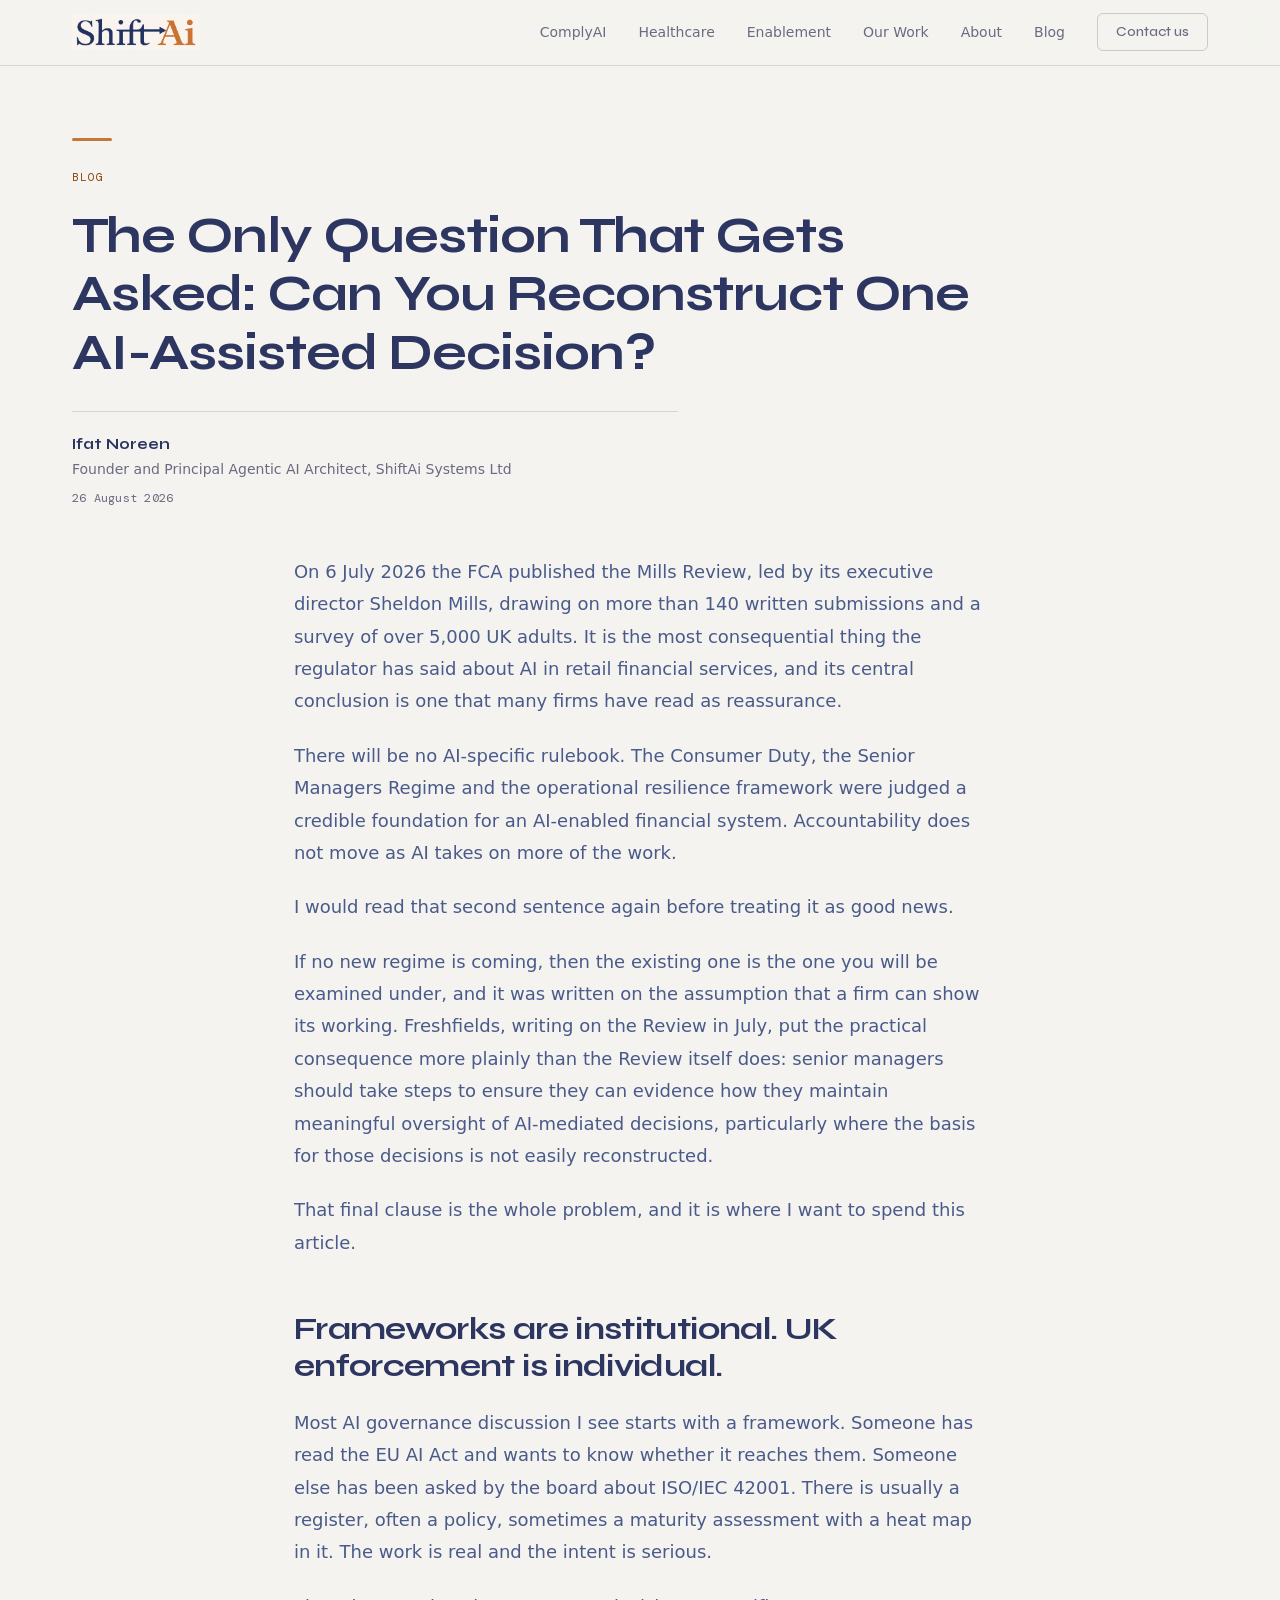
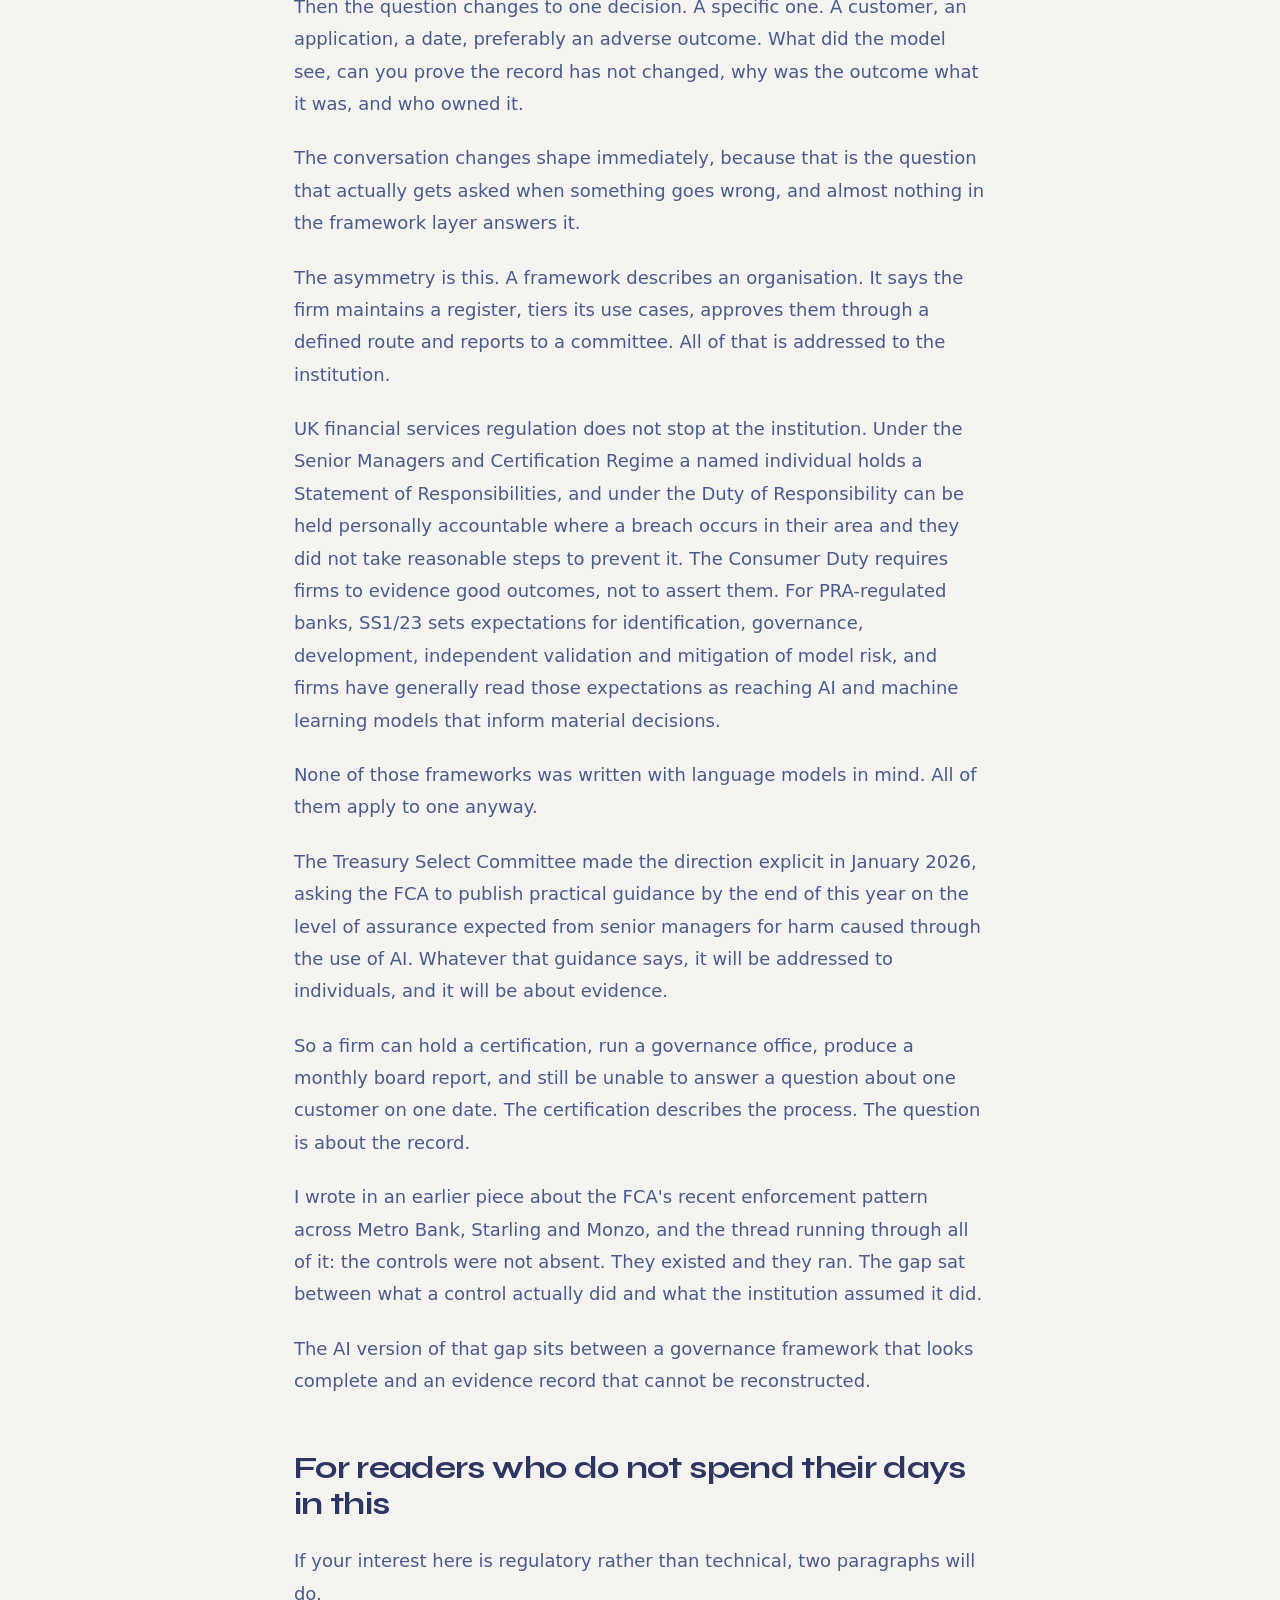
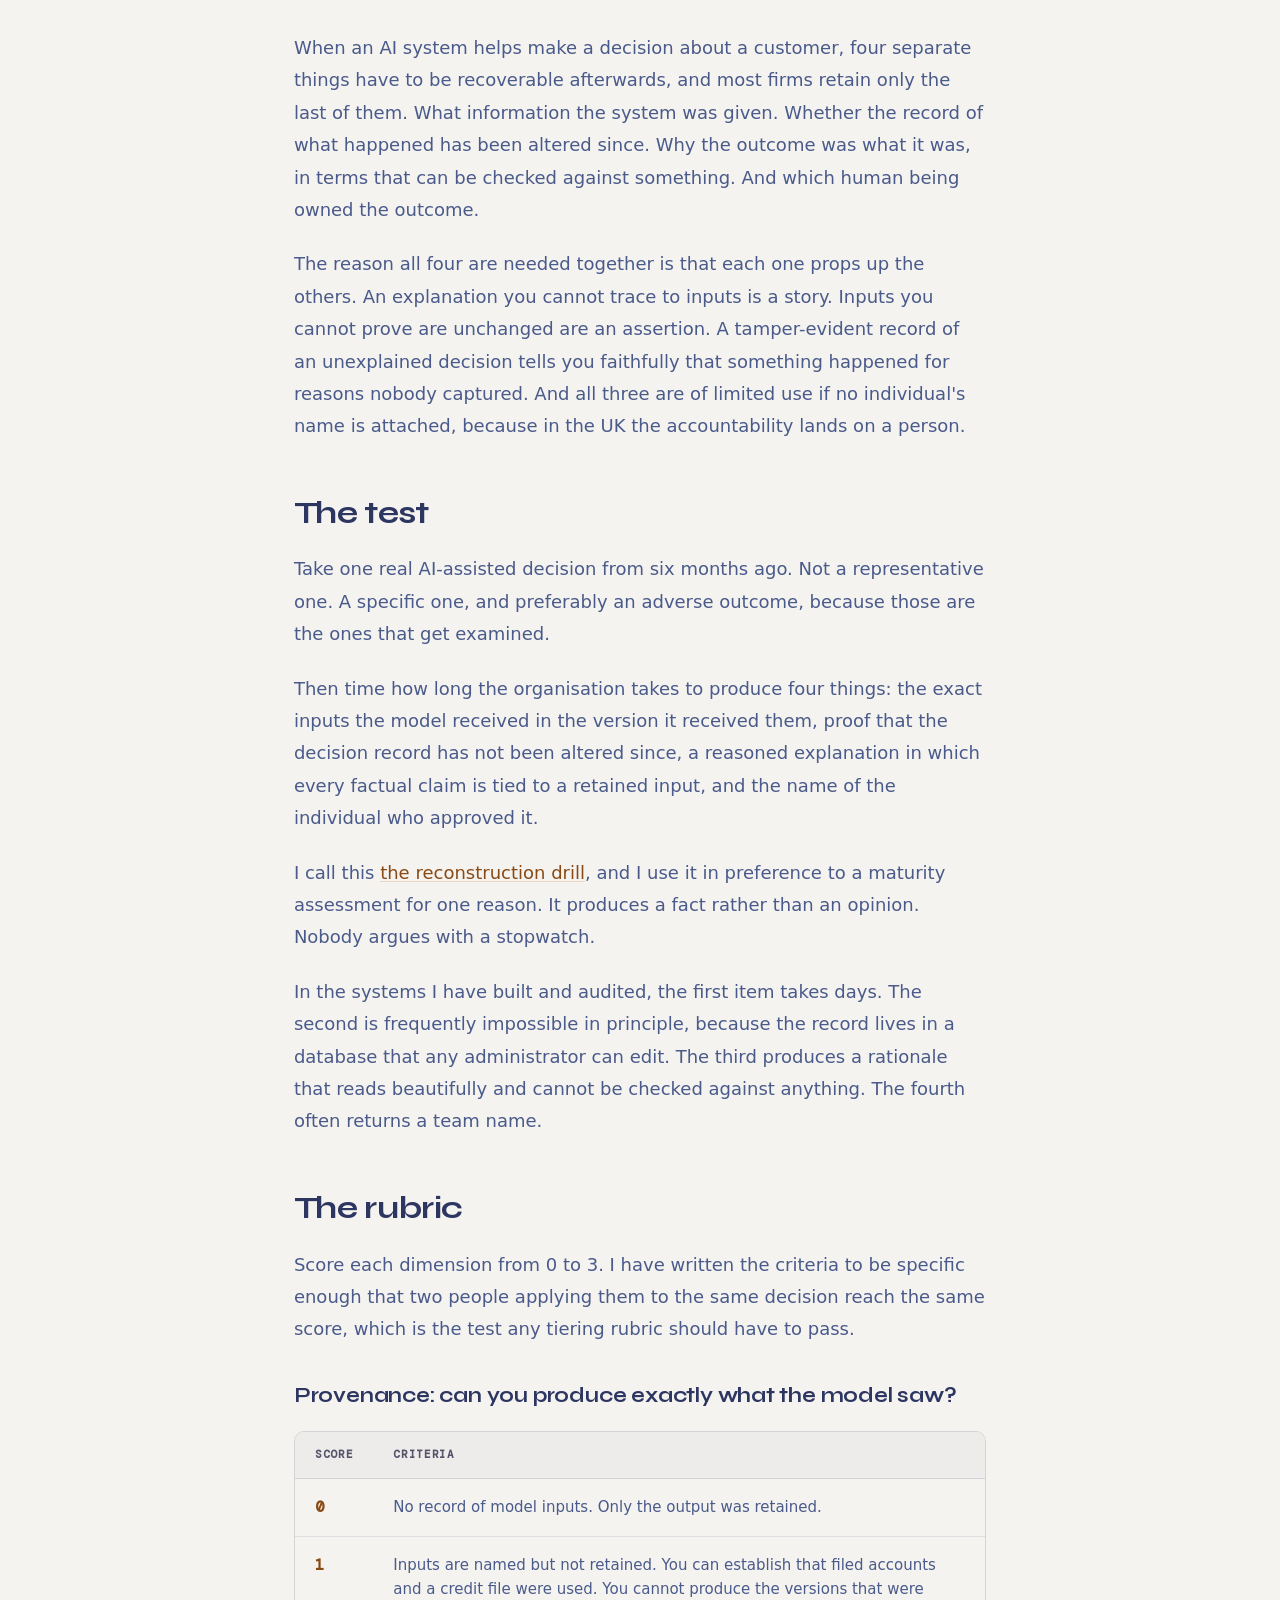
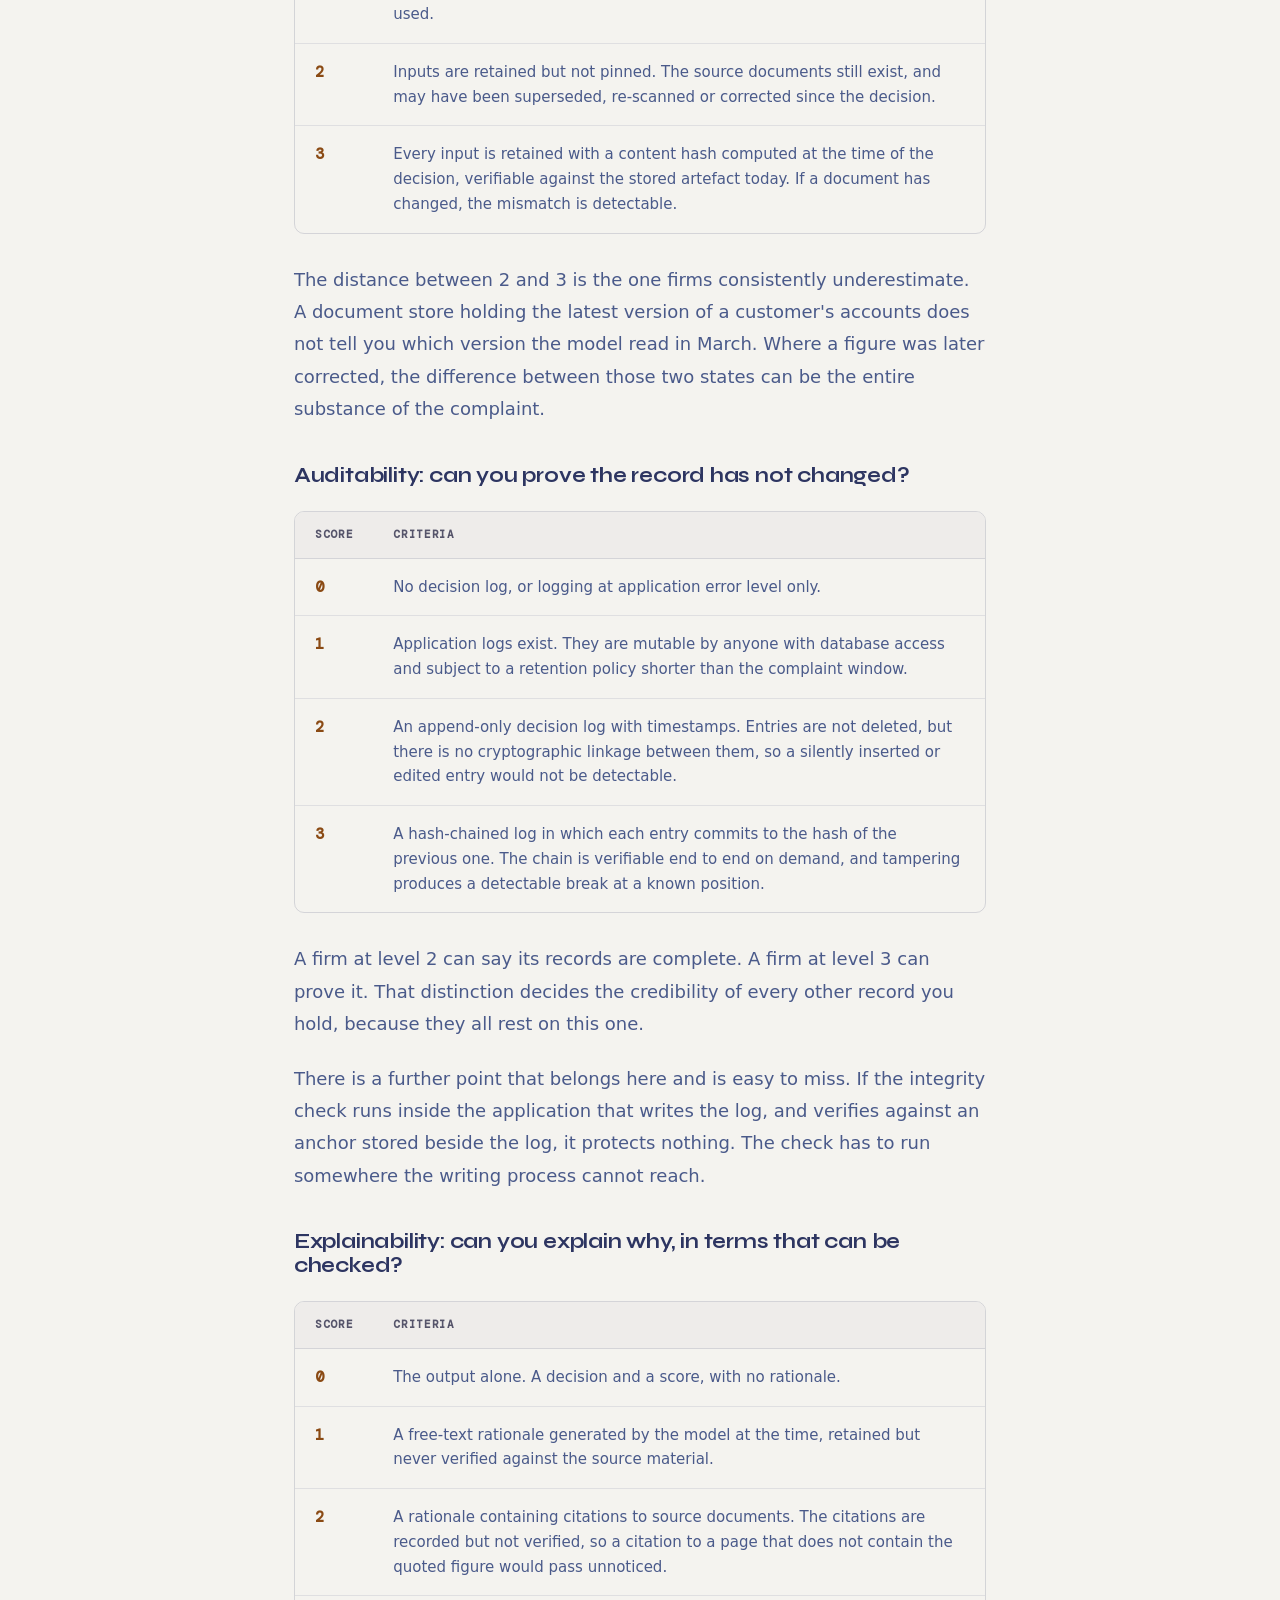
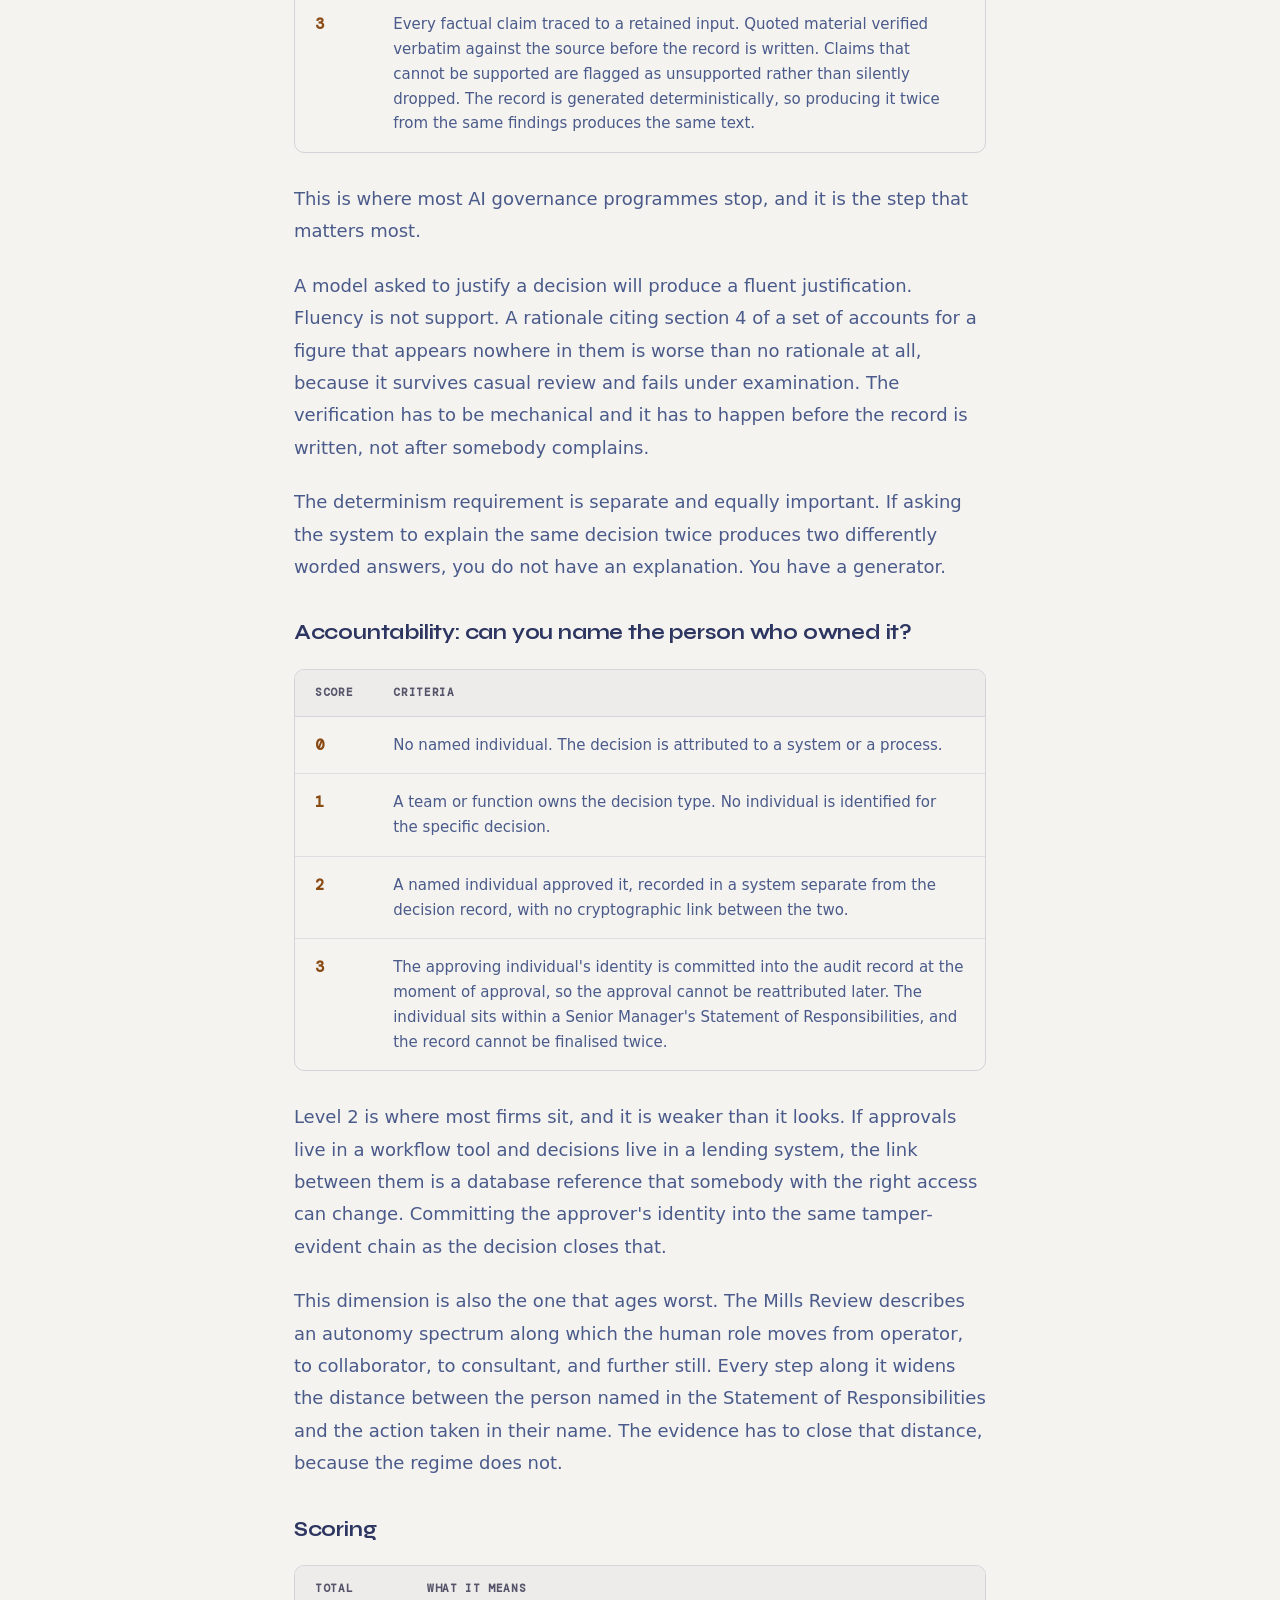
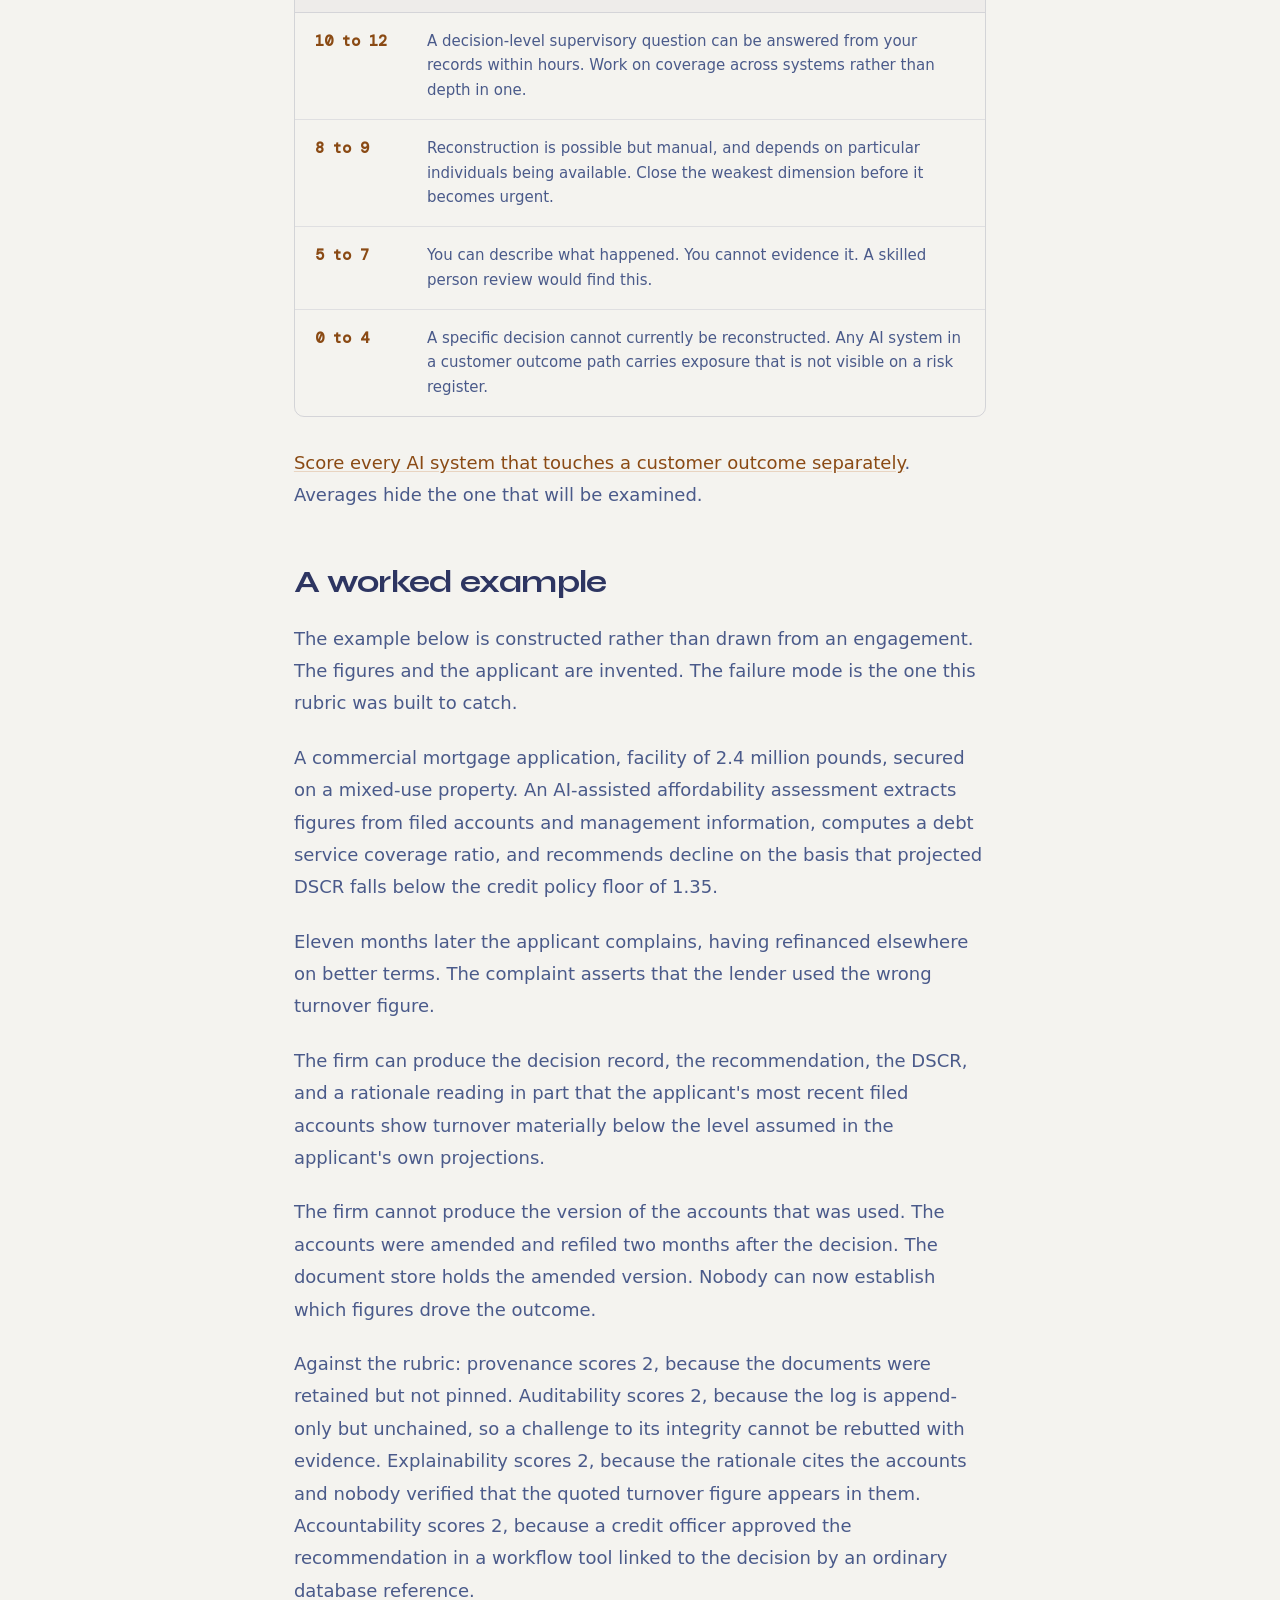
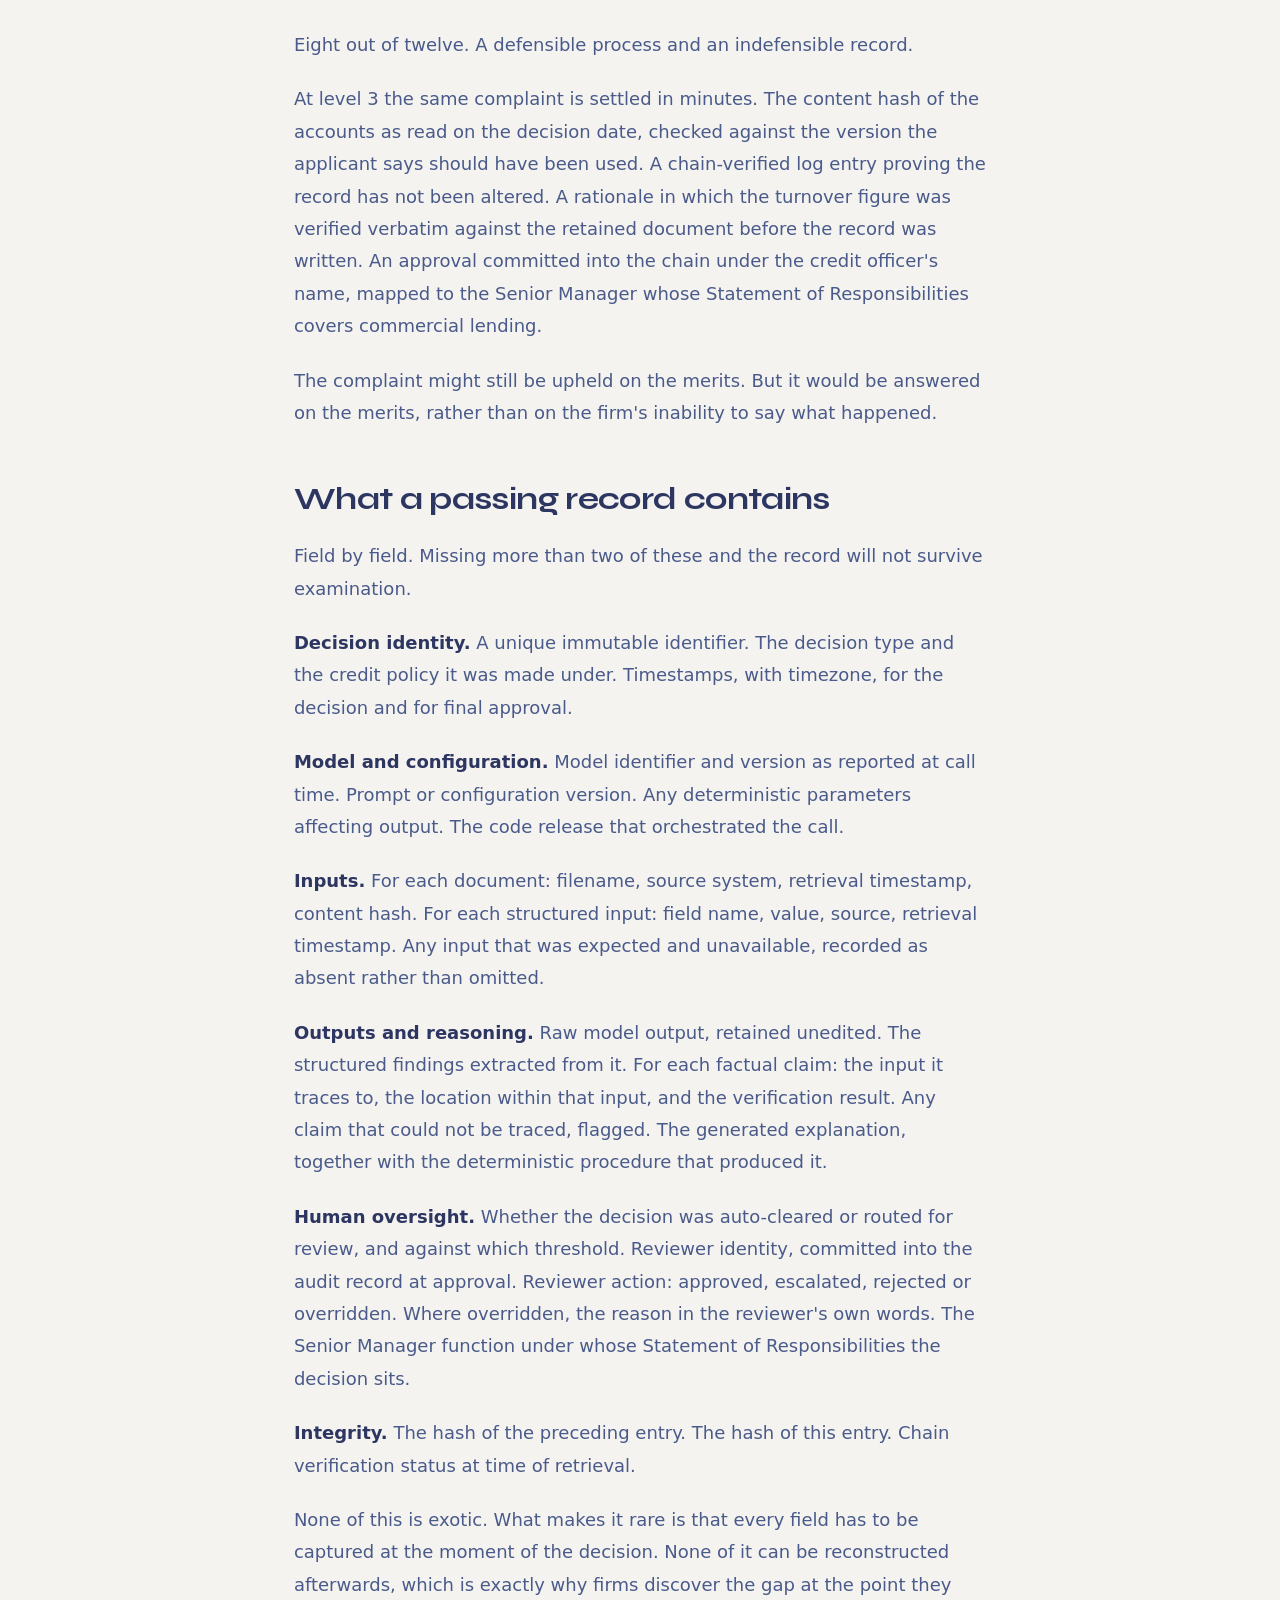
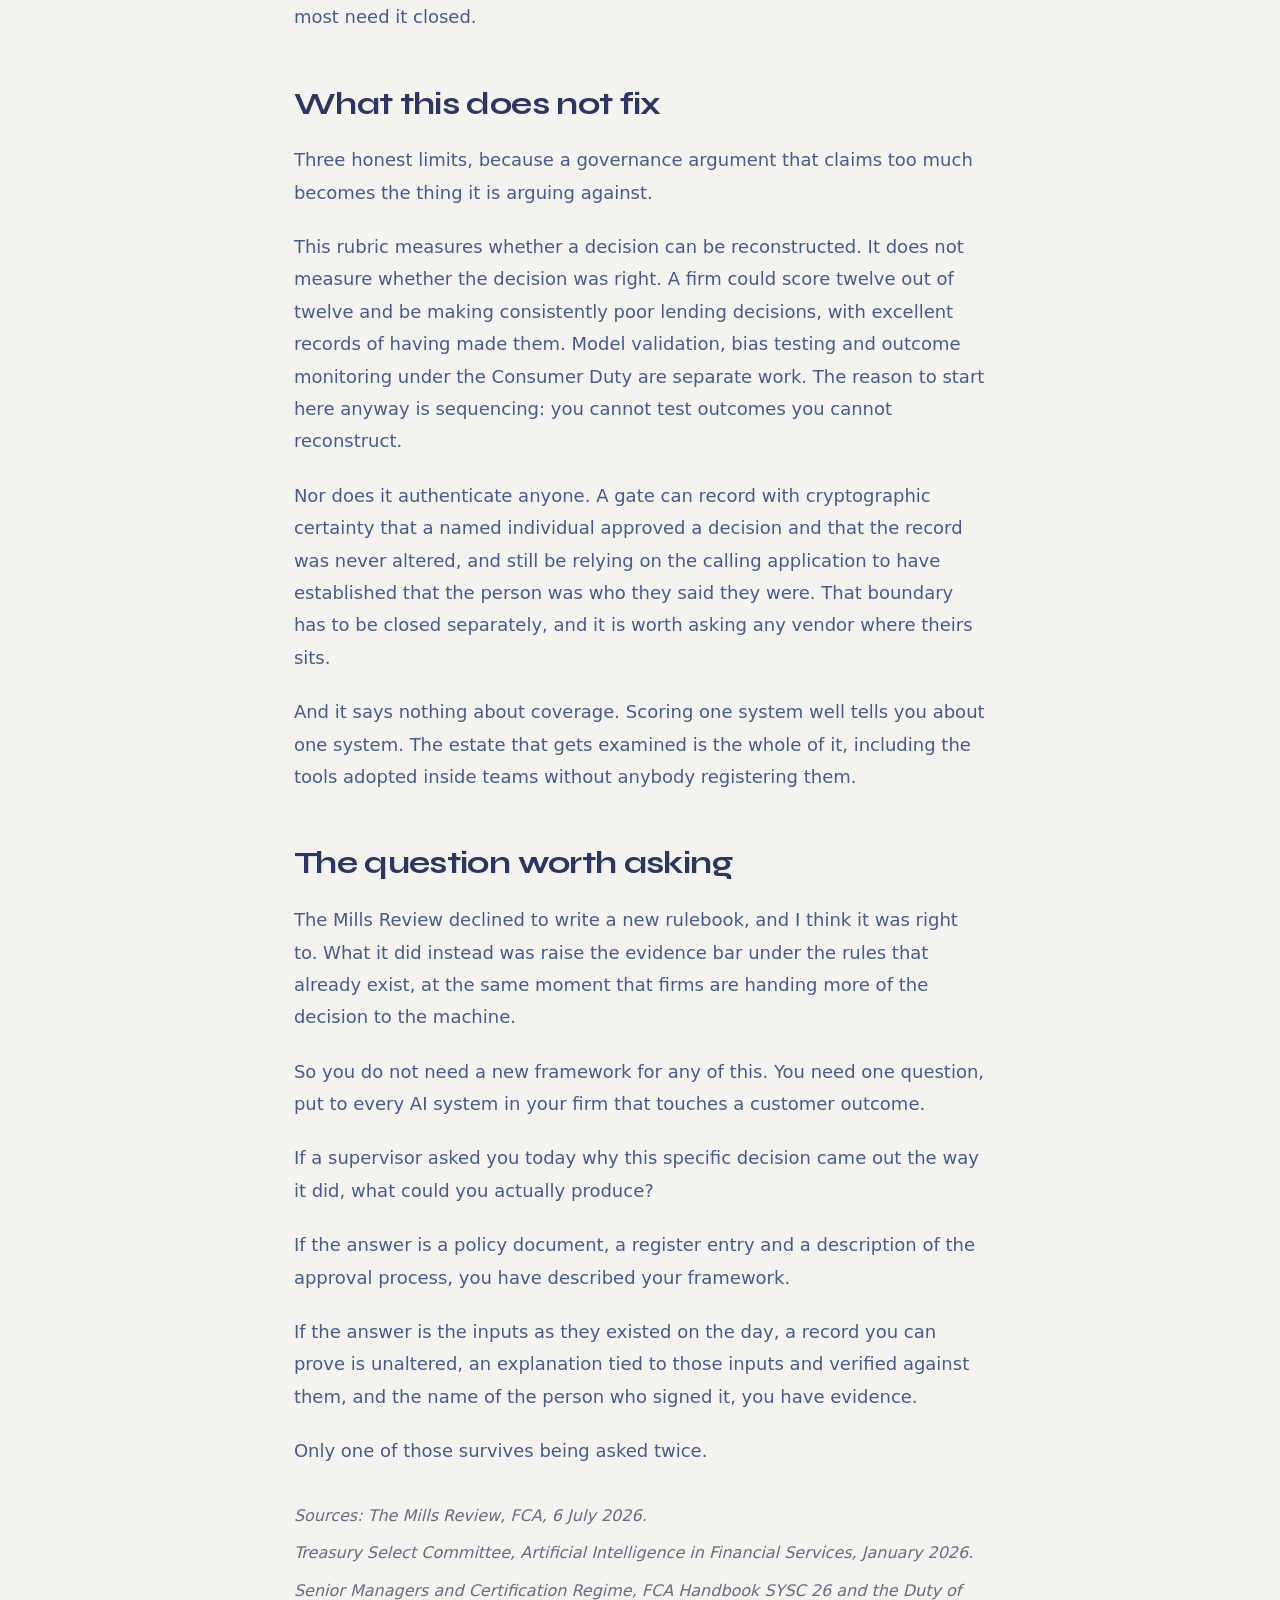
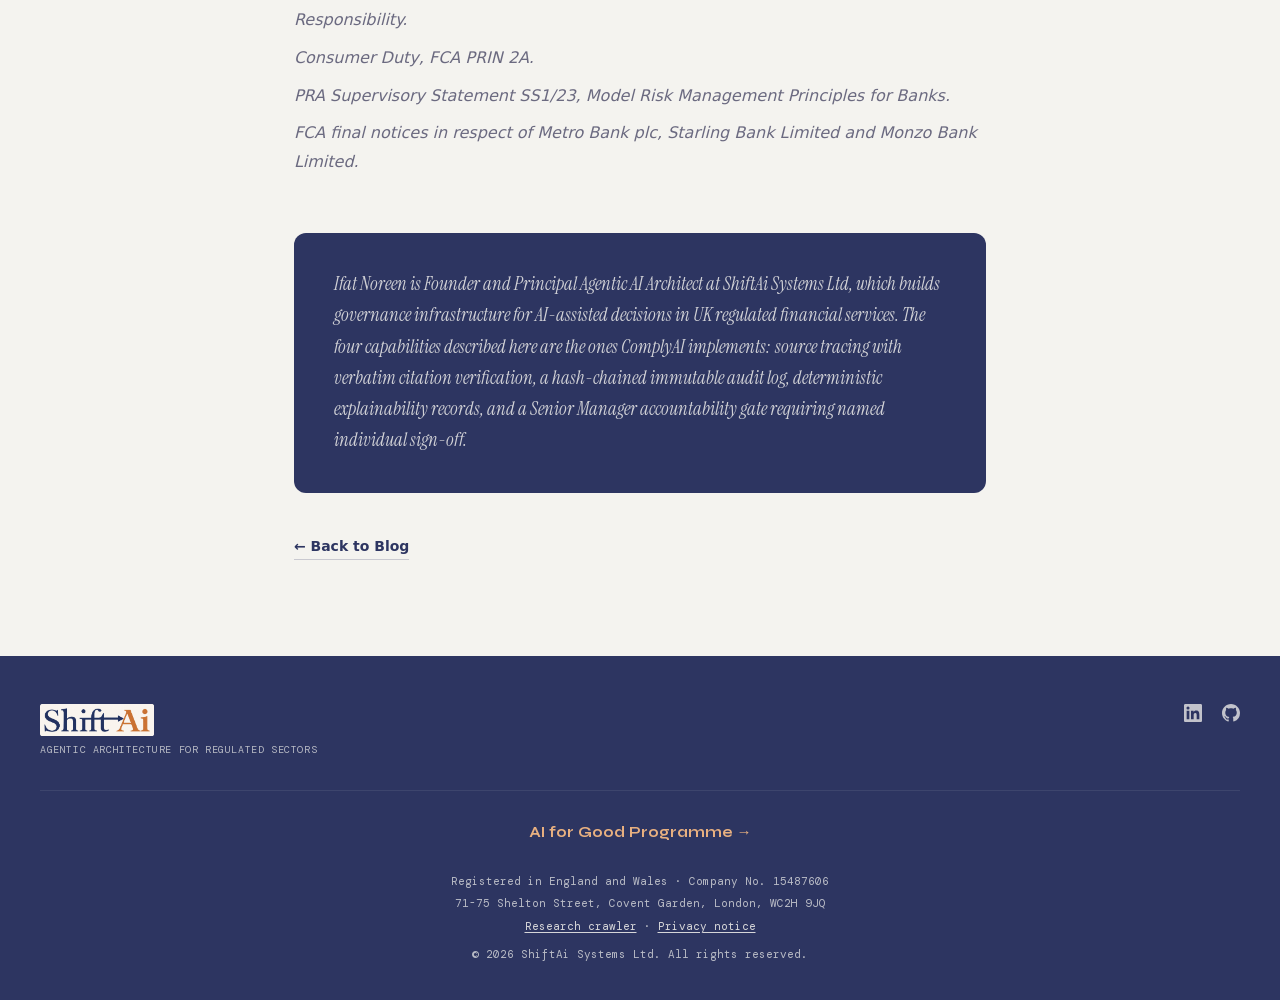
<file: blog/reconstruct-ai-lending-decision.html>
<!DOCTYPE html>
<html lang="en">
<head>
<meta charset="UTF-8">
<meta name="viewport" content="width=device-width, initial-scale=1.0">
<title>The Only Question That Gets Asked: Can You Reconstruct One AI-Assisted Decision? | ShiftAi Systems</title>
<meta name="description" content="The FCA's Mills Review says the framework holds and accountability does not move. A four-part scored test for whether a single AI-assisted lending decision can actually be evidenced.">
<meta name="author" content="Ifat Noreen, ShiftAi Systems Ltd">
<link rel="canonical" href="https://shiftaiconsulting.co.uk/blog/reconstruct-ai-lending-decision.html">
<meta property="og:type" content="article">
<meta property="og:url" content="https://shiftaiconsulting.co.uk/blog/reconstruct-ai-lending-decision.html">
<meta property="og:title" content="The Only Question That Gets Asked: Can You Reconstruct One AI-Assisted Decision?">
<meta property="og:description" content="The FCA's Mills Review says the framework holds and accountability does not move. A four-part scored test for whether a single AI-assisted lending decision can actually be evidenced.">
<meta property="og:image" content="https://shiftaiconsulting.co.uk/reconstruct-decision-card.png">
<meta name="twitter:card" content="summary_large_image">
<meta name="twitter:title" content="The Only Question That Gets Asked: Can You Reconstruct One AI-Assisted Decision?">
<meta name="twitter:description" content="The FCA's Mills Review says the framework holds and accountability does not move. A four-part scored test for whether a single AI-assisted lending decision can actually be evidenced.">
<meta name="twitter:image" content="https://shiftaiconsulting.co.uk/reconstruct-decision-card.png">
<script type="application/ld+json">{"@context":"https://schema.org","@type":"Article","headline":"The Only Question That Gets Asked: Can You Reconstruct One AI-Assisted Decision?","author":{"@type":"Person","name":"Ifat Noreen"},"publisher":{"@type":"Organization","name":"ShiftAi Systems Ltd","logo":{"@type":"ImageObject","url":"https://shiftaiconsulting.co.uk/shiftai-logo.png"}},"datePublished":"2026-08-26","mainEntityOfPage":{"@type":"WebPage","@id":"https://shiftaiconsulting.co.uk/blog/reconstruct-ai-lending-decision.html"}}</script>
<link rel="stylesheet" href="../fonts/fonts.css">
<style>
.hidden{display:none}
*{box-sizing:border-box;margin:0;padding:0}
:root{
  --bg:#f4f3ef;--bg2:#eeecea;--bg3:#e6e4df;--bg4:#dddbd5;
  --ink:#2d3561;--ink2:#3d4a7a;--ink3:#4a5a8a;
  --brass:#c4773a;--brass-bg:rgba(196,119,58,0.08);--brass-border:rgba(196,119,58,0.25);
  --muted:#6b6a80;--muted2:#9a99a8;
  --border:rgba(45,53,97,0.1);--border2:rgba(45,53,97,0.16);--border3:rgba(45,53,97,0.22);
}
html{scroll-behavior:smooth}
body{background:var(--bg);color:var(--ink);font-family:'DM Sans','Segoe UI',system-ui,sans-serif;font-size:16px;line-height:1.6;-webkit-font-smoothing:antialiased}
h1,h2,h3,h4{font-family:'Syne',sans-serif;line-height:1.15}
.mono{font-family:'DM Mono',monospace}
.serif{font-family:'Instrument Serif',serif}

/* Nav */
nav{position:sticky;top:0;z-index:50;background:rgba(244,243,239,0.92);-webkit-backdrop-filter:blur(12px);backdrop-filter:blur(12px);border-bottom:1px solid var(--border2)}
.nav-inner{max-width:1200px;margin:0 auto;padding:0 32px;height:64px;display:flex;align-items:center;justify-content:space-between}
.nav-logo{text-decoration:none;display:flex;align-items:center}.nav-logo img{height:36px;width:auto}
.nav-links{display:flex;align-items:center;gap:32px}
.nav-links a{font-size:14px;font-weight:500;color:var(--muted);text-decoration:none;transition:color 0.15s;position:relative}
.nav-links a::after{content:'';position:absolute;bottom:-2px;left:0;width:0;height:1px;background:var(--ink);transition:width 0.2s}
.nav-links a:hover{color:var(--ink)}
.nav-links a:hover::after{width:100%}
.nav-cta{font-size:13px;font-weight:600;color:var(--ink);border:1.5px solid var(--border3);border-radius:6px;padding:7px 18px;text-decoration:none;transition:all 0.15s;font-family:'Syne',sans-serif}
.nav-cta:hover{background:var(--ink);color:var(--bg);border-color:var(--ink)}
.hamburger{display:none;background:none;border:none;cursor:pointer;padding:4px;color:var(--ink)}
#mobile-menu{max-height:0;overflow:hidden;transition:max-height 0.3s ease,opacity 0.3s;opacity:0;border-top:1px solid var(--border)}
#mobile-menu.open{max-height:400px;opacity:1}
.mobile-links{padding:20px 32px;display:flex;flex-direction:column;gap:18px}
.mobile-links a{font-size:15px;font-weight:500;color:var(--muted);text-decoration:none;transition:color 0.15s}
.mobile-links a:hover{color:var(--ink)}

/* Reveal */
.reveal{opacity:0;transform:translateY(24px);transition:opacity 0.6s ease,transform 0.6s ease}
.reveal.visible{opacity:1;transform:none}

/* Fade-up on load */
@keyframes fadeUp{from{opacity:0;transform:translateY(20px)}to{opacity:1;transform:none}}
.fu{animation:fadeUp 0.7s ease both}
.fu1{animation-delay:0.05s}.fu2{animation-delay:0.18s}.fu3{animation-delay:0.32s}

/* Article hero */
.article-hero{padding:72px 32px 40px;max-width:1200px;margin:0 auto}
.hero-rule{width:40px;height:3px;background:var(--brass);border-radius:2px;margin-bottom:28px}
.hero-eyebrow{font-family:'DM Mono',monospace;font-size:11px;color:#8a4a14;letter-spacing:0.1em;text-transform:uppercase;margin-bottom:20px}
.article-hero h1{font-size:clamp(2rem,4.4vw,3.2rem);font-weight:700;color:var(--ink);letter-spacing:-0.02em;margin-bottom:28px;max-width:900px}
.byline{display:flex;flex-direction:column;gap:2px;font-size:14px;color:var(--muted);border-top:1px solid var(--border2);padding-top:20px;max-width:68ch}
.byline .byline-name{font-family:'Syne',sans-serif;font-weight:700;color:var(--ink);font-size:15px}
.byline .byline-role{color:var(--muted)}
.byline .byline-date{font-family:'DM Mono',monospace;font-size:12px;color:var(--muted);margin-top:6px;letter-spacing:0.02em}

/* Article body */
.article-body{padding:8px 32px 24px}
.prose-col{max-width:68ch;margin:0 auto}
.prose-col p{font-size:18px;color:var(--ink3);line-height:1.8;margin-bottom:22px}
.prose-col p strong{color:var(--ink);font-weight:700}
.prose-col a{color:#8a4a14;text-decoration:underline;text-decoration-color:var(--brass-border);text-underline-offset:2px;transition:text-decoration-color 0.15s}
.prose-col a:hover{text-decoration-color:#8a4a14}
.prose-col h2{font-size:clamp(1.5rem,3vw,2rem);font-weight:700;color:var(--ink);letter-spacing:-0.02em;margin:52px 0 22px}
.prose-col h3{font-size:1.28rem;font-weight:700;color:var(--ink);letter-spacing:-0.01em;margin:38px 0 16px}
/* Source/citation line — metadata, not body copy. Shared treatment across the article series.
   Each reference is its own block, all flush left. A reference that wraps is kept distinct
   from the next one by the gap between blocks rather than by a hanging indent. */
.prose-col p.article-sources{font-size:16px;font-style:italic;color:var(--muted);margin-top:34px}
.prose-col p.article-sources span{display:block}
.prose-col p.article-sources span+span{margin-top:9px}

/* Rubric tables — same visual language as the pricing table on enablement.html:
   mono uppercase header row on a tinted background, brass mono figure in the key column. */
.table-wrap{margin:24px 0 30px;border:1px solid var(--border2);border-radius:10px;overflow:hidden}
.rubric-table{width:100%;border-collapse:collapse}
.rubric-table th{text-align:left;font-family:'DM Mono',monospace;font-size:11px;letter-spacing:0.06em;text-transform:uppercase;color:#55546a;padding:14px 20px;background:var(--bg2);border-bottom:1px solid var(--border2)}
.rubric-table td{padding:16px 20px;border-bottom:1px solid var(--border);font-size:15px;color:var(--ink3);vertical-align:top;line-height:1.65}
.rubric-table tr:last-child td{border-bottom:none}
.rubric-table td:first-child{font-family:'DM Mono',monospace;font-weight:700;color:#8a4a14;white-space:nowrap;width:1%}
.rubric-table td strong{color:var(--ink)}

/* Author footer card */
.author-card{max-width:68ch;margin:56px auto 0;background:var(--ink);border-radius:12px;padding:36px 40px}
.author-card p{font-family:'Instrument Serif',serif;font-style:italic;font-size:1.15rem;color:rgba(244,243,239,0.82);line-height:1.7}
.author-card a{color:#e8b080;text-decoration-color:rgba(232,176,128,0.6)}
.author-card a:hover{text-decoration-color:#e8b080}

.article-footer-nav{max-width:68ch;margin:40px auto 0;padding-bottom:8px}
.article-footer-nav a{font-size:14px;font-weight:600;color:var(--ink);text-decoration:none;display:inline-flex;align-items:center;gap:6px;border-bottom:1px solid var(--border3);padding-bottom:2px;transition:border-color 0.15s,color 0.15s}
.article-footer-nav a:hover{color:#8a4a14;border-color:#8a4a14}

/* Footer */
footer{background:var(--ink);color:rgba(244,243,239,0.7);padding:48px 32px 36px;margin-top:64px}
.footer-inner{max-width:1200px;margin:0 auto}
.footer-top{display:flex;justify-content:space-between;align-items:flex-start;gap:32px;flex-wrap:wrap;padding-bottom:32px;border-bottom:1px solid rgba(255,255,255,0.08);margin-bottom:28px}
.footer-logo{margin-bottom:6px;display:flex;align-items:center}.footer-logo img{height:32px;width:auto}
.footer-tagline{font-family:'DM Mono',monospace;font-size:10px;letter-spacing:0.06em;text-transform:uppercase;color:rgba(244,243,239,0.7)}
.footer-links{display:flex;align-items:center;gap:20px}
.footer-link{color:rgba(244,243,239,0.75);transition:color 0.15s;display:flex;align-items:center}
.footer-link:hover{color:var(--bg)}
.footer-program{text-align:center;margin-bottom:28px}
.footer-program a{font-family:'Syne',sans-serif;font-size:15px;font-weight:700;color:#e8b080;text-decoration:none;display:inline-flex;align-items:center;justify-content:center;gap:7px;transition:gap 0.15s}
.footer-program a:hover{gap:11px}
.footer-bottom{display:flex;flex-direction:column;align-items:center;gap:5px;text-align:center;font-family:'DM Mono',monospace;font-size:11px;color:rgba(244,243,239,0.7)}
.footer-bottom a{color:rgba(244,243,239,0.85);text-decoration:underline;text-underline-offset:2px;transition:color 0.15s}
.footer-bottom a:hover{color:var(--bg)}

/* Responsive */
@media(max-width:768px){
  .nav-links{display:none}
  .hamburger{display:block}
  .article-hero{padding:48px 20px 32px}
  .article-body{padding:8px 20px 24px}
  .prose-col p{font-size:16.5px}
  .prose-col p.article-sources{font-size:15px}
  .rubric-table th,.rubric-table td{padding:12px 14px;font-size:13.5px}
  .author-card{padding:28px 26px}
  .author-card p{font-size:1.05rem}
}
</style>
<noscript><style>.reveal{opacity:1;transform:none}.fu{animation:none}</style></noscript>
</head>
<body>

<!-- Nav -->
<nav>
  <div class="nav-inner">
    <a href="../index.html" class="nav-logo"><img src="../shiftai-logo.png" alt="ShiftAi Systems Ltd" /></a>
    <div class="nav-links">
      <a href="../complyai.html">ComplyAI</a>
      <a href="../healthcare.html">Healthcare</a>
      <a href="../enablement.html">Enablement</a>
      <a href="../work.html">Our Work</a>
      <a href="../index.html#about">About</a>
      <a href="../blog.html">Blog</a>
      <a href="../contact.html" class="nav-cta">Contact us</a>
    </div>
    <button id="hamburger" class="hamburger" aria-label="Toggle menu">
      <svg id="icon-open" width="22" height="22" fill="none" stroke="currentColor" viewBox="0 0 24 24"><path stroke-linecap="round" stroke-linejoin="round" stroke-width="2" d="M4 6h16M4 12h16M4 18h16"/></svg>
      <svg id="icon-close" class="hidden" width="22" height="22" fill="none" stroke="currentColor" viewBox="0 0 24 24"><path stroke-linecap="round" stroke-linejoin="round" stroke-width="2" d="M6 18L18 6M6 6l12 12"/></svg>
    </button>
  </div>
  <div id="mobile-menu">
    <div class="mobile-links">
      <a href="../complyai.html" onclick="closeMenu()">ComplyAI</a>
      <a href="../healthcare.html" onclick="closeMenu()">Healthcare</a>
      <a href="../enablement.html" onclick="closeMenu()">Enablement</a>
      <a href="../work.html" onclick="closeMenu()">Our Work</a>
      <a href="../index.html#about" onclick="closeMenu()">About</a>
      <a href="../blog.html" onclick="closeMenu()">Blog</a>
      <a href="../contact.html" onclick="closeMenu()">Contact us</a>
    </div>
  </div>
</nav>

<!-- Article hero -->
<header>
  <div class="article-hero">
    <div class="hero-rule fu fu1"></div>
    <p class="hero-eyebrow fu fu1">Blog</p>
    <h1 class="fu fu2">The Only Question That Gets Asked: Can You Reconstruct One AI-Assisted Decision?</h1>
    <div class="byline fu fu3">
      <span class="byline-name">Ifat Noreen</span>
      <span class="byline-role">Founder and Principal Agentic AI Architect, ShiftAi Systems Ltd</span>
      <span class="byline-date">26 August 2026</span>
    </div>
  </div>
</header>

<!-- Article body -->
<section class="article-body">
  <div class="prose-col reveal">

    <p>On 6 July 2026 the FCA published the Mills Review, led by its executive director Sheldon Mills, drawing on more than 140 written submissions and a survey of over 5,000 UK adults. It is the most consequential thing the regulator has said about AI in retail financial services, and its central conclusion is one that many firms have read as reassurance.</p>

    <p>There will be no AI-specific rulebook. The Consumer Duty, the Senior Managers Regime and the operational resilience framework were judged a credible foundation for an AI-enabled financial system. Accountability does not move as AI takes on more of the work.</p>

    <p>I would read that second sentence again before treating it as good news.</p>

    <p>If no new regime is coming, then the existing one is the one you will be examined under, and it was written on the assumption that a firm can show its working. Freshfields, writing on the Review in July, put the practical consequence more plainly than the Review itself does: senior managers should take steps to ensure they can evidence how they maintain meaningful oversight of AI-mediated decisions, particularly where the basis for those decisions is not easily reconstructed.</p>

    <p>That final clause is the whole problem, and it is where I want to spend this article.</p>

    <h2>Frameworks are institutional. UK enforcement is individual.</h2>

    <p>Most AI governance discussion I see starts with a framework. Someone has read the EU AI Act and wants to know whether it reaches them. Someone else has been asked by the board about ISO/IEC 42001. There is usually a register, often a policy, sometimes a maturity assessment with a heat map in it. The work is real and the intent is serious.</p>

    <p>Then the question changes to one decision. A specific one. A customer, an application, a date, preferably an adverse outcome. What did the model see, can you prove the record has not changed, why was the outcome what it was, and who owned it.</p>

    <p>The conversation changes shape immediately, because that is the question that actually gets asked when something goes wrong, and almost nothing in the framework layer answers it.</p>

    <p>The asymmetry is this. A framework describes an organisation. It says the firm maintains a register, tiers its use cases, approves them through a defined route and reports to a committee. All of that is addressed to the institution.</p>

    <p>UK financial services regulation does not stop at the institution. Under the Senior Managers and Certification Regime a named individual holds a Statement of Responsibilities, and under the Duty of Responsibility can be held personally accountable where a breach occurs in their area and they did not take reasonable steps to prevent it. The Consumer Duty requires firms to evidence good outcomes, not to assert them. For PRA-regulated banks, SS1/23 sets expectations for identification, governance, development, independent validation and mitigation of model risk, and firms have generally read those expectations as reaching AI and machine learning models that inform material decisions.</p>

    <p>None of those frameworks was written with language models in mind. All of them apply to one anyway.</p>

    <p>The Treasury Select Committee made the direction explicit in January 2026, asking the FCA to publish practical guidance by the end of this year on the level of assurance expected from senior managers for harm caused through the use of AI. Whatever that guidance says, it will be addressed to individuals, and it will be about evidence.</p>

    <p>So a firm can hold a certification, run a governance office, produce a monthly board report, and still be unable to answer a question about one customer on one date. The certification describes the process. The question is about the record.</p>

    <p>I wrote in an earlier piece about the FCA's recent enforcement pattern across Metro Bank, Starling and Monzo, and the thread running through all of it: the controls were not absent. They existed and they ran. The gap sat between what a control actually did and what the institution assumed it did.</p>

    <p>The AI version of that gap sits between a governance framework that looks complete and an evidence record that cannot be reconstructed.</p>

    <h2>For readers who do not spend their days in this</h2>

    <p>If your interest here is regulatory rather than technical, two paragraphs will do.</p>

    <p>When an AI system helps make a decision about a customer, four separate things have to be recoverable afterwards, and most firms retain only the last of them. What information the system was given. Whether the record of what happened has been altered since. Why the outcome was what it was, in terms that can be checked against something. And which human being owned the outcome.</p>

    <p>The reason all four are needed together is that each one props up the others. An explanation you cannot trace to inputs is a story. Inputs you cannot prove are unchanged are an assertion. A tamper-evident record of an unexplained decision tells you faithfully that something happened for reasons nobody captured. And all three are of limited use if no individual's name is attached, because in the UK the accountability lands on a person.</p>

    <h2>The test</h2>

    <p>Take one real AI-assisted decision from six months ago. Not a representative one. A specific one, and preferably an adverse outcome, because those are the ones that get examined.</p>

    <p>Then time how long the organisation takes to produce four things: the exact inputs the model received in the version it received them, proof that the decision record has not been altered since, a reasoned explanation in which every factual claim is tied to a retained input, and the name of the individual who approved it.</p>

    <p>I call this <a href="../complyai.html#process">the reconstruction drill</a>, and I use it in preference to a maturity assessment for one reason. It produces a fact rather than an opinion. Nobody argues with a stopwatch.</p>

    <p>In the systems I have built and audited, the first item takes days. The second is frequently impossible in principle, because the record lives in a database that any administrator can edit. The third produces a rationale that reads beautifully and cannot be checked against anything. The fourth often returns a team name.</p>

    <h2>The rubric</h2>

    <p>Score each dimension from 0 to 3. I have written the criteria to be specific enough that two people applying them to the same decision reach the same score, which is the test any tiering rubric should have to pass.</p>

    <h3>Provenance: can you produce exactly what the model saw?</h3>

    <div class="table-wrap"><table class="rubric-table">
      <thead><tr><th>Score</th><th>Criteria</th></tr></thead>
      <tbody>
        <tr><td>0</td><td>No record of model inputs. Only the output was retained.</td></tr>
        <tr><td>1</td><td>Inputs are named but not retained. You can establish that filed accounts and a credit file were used. You cannot produce the versions that were used.</td></tr>
        <tr><td>2</td><td>Inputs are retained but not pinned. The source documents still exist, and may have been superseded, re-scanned or corrected since the decision.</td></tr>
        <tr><td>3</td><td>Every input is retained with a content hash computed at the time of the decision, verifiable against the stored artefact today. If a document has changed, the mismatch is detectable.</td></tr>
      </tbody>
    </table></div>

    <p>The distance between 2 and 3 is the one firms consistently underestimate. A document store holding the latest version of a customer's accounts does not tell you which version the model read in March. Where a figure was later corrected, the difference between those two states can be the entire substance of the complaint.</p>

    <h3>Auditability: can you prove the record has not changed?</h3>

    <div class="table-wrap"><table class="rubric-table">
      <thead><tr><th>Score</th><th>Criteria</th></tr></thead>
      <tbody>
        <tr><td>0</td><td>No decision log, or logging at application error level only.</td></tr>
        <tr><td>1</td><td>Application logs exist. They are mutable by anyone with database access and subject to a retention policy shorter than the complaint window.</td></tr>
        <tr><td>2</td><td>An append-only decision log with timestamps. Entries are not deleted, but there is no cryptographic linkage between them, so a silently inserted or edited entry would not be detectable.</td></tr>
        <tr><td>3</td><td>A hash-chained log in which each entry commits to the hash of the previous one. The chain is verifiable end to end on demand, and tampering produces a detectable break at a known position.</td></tr>
      </tbody>
    </table></div>

    <p>A firm at level 2 can say its records are complete. A firm at level 3 can prove it. That distinction decides the credibility of every other record you hold, because they all rest on this one.</p>

    <p>There is a further point that belongs here and is easy to miss. If the integrity check runs inside the application that writes the log, and verifies against an anchor stored beside the log, it protects nothing. The check has to run somewhere the writing process cannot reach.</p>

    <h3>Explainability: can you explain why, in terms that can be checked?</h3>

    <div class="table-wrap"><table class="rubric-table">
      <thead><tr><th>Score</th><th>Criteria</th></tr></thead>
      <tbody>
        <tr><td>0</td><td>The output alone. A decision and a score, with no rationale.</td></tr>
        <tr><td>1</td><td>A free-text rationale generated by the model at the time, retained but never verified against the source material.</td></tr>
        <tr><td>2</td><td>A rationale containing citations to source documents. The citations are recorded but not verified, so a citation to a page that does not contain the quoted figure would pass unnoticed.</td></tr>
        <tr><td>3</td><td>Every factual claim traced to a retained input. Quoted material verified verbatim against the source before the record is written. Claims that cannot be supported are flagged as unsupported rather than silently dropped. The record is generated deterministically, so producing it twice from the same findings produces the same text.</td></tr>
      </tbody>
    </table></div>

    <p>This is where most AI governance programmes stop, and it is the step that matters most.</p>

    <p>A model asked to justify a decision will produce a fluent justification. Fluency is not support. A rationale citing section 4 of a set of accounts for a figure that appears nowhere in them is worse than no rationale at all, because it survives casual review and fails under examination. The verification has to be mechanical and it has to happen before the record is written, not after somebody complains.</p>

    <p>The determinism requirement is separate and equally important. If asking the system to explain the same decision twice produces two differently worded answers, you do not have an explanation. You have a generator.</p>

    <h3>Accountability: can you name the person who owned it?</h3>

    <div class="table-wrap"><table class="rubric-table">
      <thead><tr><th>Score</th><th>Criteria</th></tr></thead>
      <tbody>
        <tr><td>0</td><td>No named individual. The decision is attributed to a system or a process.</td></tr>
        <tr><td>1</td><td>A team or function owns the decision type. No individual is identified for the specific decision.</td></tr>
        <tr><td>2</td><td>A named individual approved it, recorded in a system separate from the decision record, with no cryptographic link between the two.</td></tr>
        <tr><td>3</td><td>The approving individual's identity is committed into the audit record at the moment of approval, so the approval cannot be reattributed later. The individual sits within a Senior Manager's Statement of Responsibilities, and the record cannot be finalised twice.</td></tr>
      </tbody>
    </table></div>

    <p>Level 2 is where most firms sit, and it is weaker than it looks. If approvals live in a workflow tool and decisions live in a lending system, the link between them is a database reference that somebody with the right access can change. Committing the approver's identity into the same tamper-evident chain as the decision closes that.</p>

    <p>This dimension is also the one that ages worst. The Mills Review describes an autonomy spectrum along which the human role moves from operator, to collaborator, to consultant, and further still. Every step along it widens the distance between the person named in the Statement of Responsibilities and the action taken in their name. The evidence has to close that distance, because the regime does not.</p>

    <h3>Scoring</h3>

    <div class="table-wrap"><table class="rubric-table">
      <thead><tr><th>Total</th><th>What it means</th></tr></thead>
      <tbody>
        <tr><td>10 to 12</td><td>A decision-level supervisory question can be answered from your records within hours. Work on coverage across systems rather than depth in one.</td></tr>
        <tr><td>8 to 9</td><td>Reconstruction is possible but manual, and depends on particular individuals being available. Close the weakest dimension before it becomes urgent.</td></tr>
        <tr><td>5 to 7</td><td>You can describe what happened. You cannot evidence it. A skilled person review would find this.</td></tr>
        <tr><td>0 to 4</td><td>A specific decision cannot currently be reconstructed. Any AI system in a customer outcome path carries exposure that is not visible on a risk register.</td></tr>
      </tbody>
    </table></div>

    <p><a href="../complyai.html">Score every AI system that touches a customer outcome separately</a>. Averages hide the one that will be examined.</p>

    <h2>A worked example</h2>

    <p>The example below is constructed rather than drawn from an engagement. The figures and the applicant are invented. The failure mode is the one this rubric was built to catch.</p>

    <p>A commercial mortgage application, facility of 2.4 million pounds, secured on a mixed-use property. An AI-assisted affordability assessment extracts figures from filed accounts and management information, computes a debt service coverage ratio, and recommends decline on the basis that projected DSCR falls below the credit policy floor of 1.35.</p>

    <p>Eleven months later the applicant complains, having refinanced elsewhere on better terms. The complaint asserts that the lender used the wrong turnover figure.</p>

    <p>The firm can produce the decision record, the recommendation, the DSCR, and a rationale reading in part that the applicant's most recent filed accounts show turnover materially below the level assumed in the applicant's own projections.</p>

    <p>The firm cannot produce the version of the accounts that was used. The accounts were amended and refiled two months after the decision. The document store holds the amended version. Nobody can now establish which figures drove the outcome.</p>

    <p>Against the rubric: provenance scores 2, because the documents were retained but not pinned. Auditability scores 2, because the log is append-only but unchained, so a challenge to its integrity cannot be rebutted with evidence. Explainability scores 2, because the rationale cites the accounts and nobody verified that the quoted turnover figure appears in them. Accountability scores 2, because a credit officer approved the recommendation in a workflow tool linked to the decision by an ordinary database reference.</p>

    <p>Eight out of twelve. A defensible process and an indefensible record.</p>

    <p>At level 3 the same complaint is settled in minutes. The content hash of the accounts as read on the decision date, checked against the version the applicant says should have been used. A chain-verified log entry proving the record has not been altered. A rationale in which the turnover figure was verified verbatim against the retained document before the record was written. An approval committed into the chain under the credit officer's name, mapped to the Senior Manager whose Statement of Responsibilities covers commercial lending.</p>

    <p>The complaint might still be upheld on the merits. But it would be answered on the merits, rather than on the firm's inability to say what happened.</p>

    <h2>What a passing record contains</h2>

    <p>Field by field. Missing more than two of these and the record will not survive examination.</p>

    <p><strong>Decision identity.</strong> A unique immutable identifier. The decision type and the credit policy it was made under. Timestamps, with timezone, for the decision and for final approval.</p>

    <p><strong>Model and configuration.</strong> Model identifier and version as reported at call time. Prompt or configuration version. Any deterministic parameters affecting output. The code release that orchestrated the call.</p>

    <p><strong>Inputs.</strong> For each document: filename, source system, retrieval timestamp, content hash. For each structured input: field name, value, source, retrieval timestamp. Any input that was expected and unavailable, recorded as absent rather than omitted.</p>

    <p><strong>Outputs and reasoning.</strong> Raw model output, retained unedited. The structured findings extracted from it. For each factual claim: the input it traces to, the location within that input, and the verification result. Any claim that could not be traced, flagged. The generated explanation, together with the deterministic procedure that produced it.</p>

    <p><strong>Human oversight.</strong> Whether the decision was auto-cleared or routed for review, and against which threshold. Reviewer identity, committed into the audit record at approval. Reviewer action: approved, escalated, rejected or overridden. Where overridden, the reason in the reviewer's own words. The Senior Manager function under whose Statement of Responsibilities the decision sits.</p>

    <p><strong>Integrity.</strong> The hash of the preceding entry. The hash of this entry. Chain verification status at time of retrieval.</p>

    <p>None of this is exotic. What makes it rare is that every field has to be captured at the moment of the decision. None of it can be reconstructed afterwards, which is exactly why firms discover the gap at the point they most need it closed.</p>

    <h2>What this does not fix</h2>

    <p>Three honest limits, because a governance argument that claims too much becomes the thing it is arguing against.</p>

    <p>This rubric measures whether a decision can be reconstructed. It does not measure whether the decision was right. A firm could score twelve out of twelve and be making consistently poor lending decisions, with excellent records of having made them. Model validation, bias testing and outcome monitoring under the Consumer Duty are separate work. The reason to start here anyway is sequencing: you cannot test outcomes you cannot reconstruct.</p>

    <p>Nor does it authenticate anyone. A gate can record with cryptographic certainty that a named individual approved a decision and that the record was never altered, and still be relying on the calling application to have established that the person was who they said they were. That boundary has to be closed separately, and it is worth asking any vendor where theirs sits.</p>

    <p>And it says nothing about coverage. Scoring one system well tells you about one system. The estate that gets examined is the whole of it, including the tools adopted inside teams without anybody registering them.</p>

    <h2>The question worth asking</h2>

    <p>The Mills Review declined to write a new rulebook, and I think it was right to. What it did instead was raise the evidence bar under the rules that already exist, at the same moment that firms are handing more of the decision to the machine.</p>

    <p>So you do not need a new framework for any of this. You need one question, put to every AI system in your firm that touches a customer outcome.</p>

    <p>If a supervisor asked you today why this specific decision came out the way it did, what could you actually produce?</p>

    <p>If the answer is a policy document, a register entry and a description of the approval process, you have described your framework.</p>

    <p>If the answer is the inputs as they existed on the day, a record you can prove is unaltered, an explanation tied to those inputs and verified against them, and the name of the person who signed it, you have evidence.</p>

    <p>Only one of those survives being asked twice.</p>

    <p class="article-sources">
      <span>Sources: The Mills Review, FCA, 6 July 2026.</span>
      <span>Treasury Select Committee, Artificial Intelligence in Financial Services, January 2026.</span>
      <span>Senior Managers and Certification Regime, FCA Handbook SYSC 26 and the Duty of Responsibility.</span>
      <span>Consumer Duty, FCA PRIN 2A.</span>
      <span>PRA Supervisory Statement SS1/23, Model Risk Management Principles for Banks.</span>
      <span>FCA final notices in respect of Metro Bank plc, Starling Bank Limited and Monzo Bank Limited.</span>
    </p>

  </div>

  <div class="author-card reveal">
    <p>Ifat Noreen is Founder and Principal Agentic AI Architect at ShiftAi Systems Ltd, which builds governance infrastructure for AI-assisted decisions in UK regulated financial services. The four capabilities described here are the ones ComplyAI implements: source tracing with verbatim citation verification, a hash-chained immutable audit log, deterministic explainability records, and a Senior Manager accountability gate requiring named individual sign-off.</p>
  </div>

  <div class="article-footer-nav reveal">
    <a href="../blog.html">&larr; Back to Blog</a>
  </div>
</section>

<!-- Footer -->
<footer>
  <div class="footer-inner">
    <div class="footer-top">
      <div>
        <div class="footer-logo"><img src="../shiftai-logo.png" alt="ShiftAi Systems Ltd" /></div>
        <div class="footer-tagline">Agentic Architecture for Regulated Sectors</div>
      </div>
      <div class="footer-links">
        <a href="https://www.linkedin.com/in/ifat-noreen" target="_blank" aria-label="LinkedIn" class="footer-link">
          <svg width="18" height="18" fill="currentColor" viewBox="0 0 24 24"><path d="M20.447 20.452h-3.554v-5.569c0-1.328-.027-3.037-1.852-3.037-1.853 0-2.136 1.445-2.136 2.939v5.667H9.351V9h3.414v1.561h.046c.477-.9 1.637-1.85 3.37-1.85 3.601 0 4.267 2.37 4.267 5.455v6.286zM5.337 7.433a2.062 2.062 0 01-2.063-2.065 2.064 2.064 0 112.063 2.065zm1.782 13.019H3.555V9h3.564v11.452zM22.225 0H1.771C.792 0 0 .774 0 1.729v20.542C0 23.227.792 24 1.771 24h20.451C23.2 24 24 23.227 24 22.271V1.729C24 .774 23.2 0 22.222 0h.003z"/></svg>
        </a>
        <a href="https://github.com/TechIfat" target="_blank" aria-label="GitHub" class="footer-link">
          <svg width="18" height="18" fill="currentColor" viewBox="0 0 24 24"><path d="M12 0C5.37 0 0 5.37 0 12c0 5.31 3.435 9.795 8.205 11.385.6.105.825-.255.825-.57 0-.285-.015-1.23-.015-2.235-3.015.555-3.795-.735-4.035-1.41-.135-.345-.72-1.41-1.23-1.695-.42-.225-1.02-.78-.015-.795.945-.015 1.62.87 1.845 1.23 1.08 1.815 2.805 1.305 3.495.99.105-.78.42-1.305.765-1.605-2.67-.3-5.46-1.335-5.46-5.925 0-1.305.465-2.385 1.23-3.225-.12-.3-.54-1.53.12-3.18 0 0 1.005-.315 3.3 1.23.96-.27 1.98-.405 3-.405s2.04.135 3 .405c2.295-1.56 3.3-1.23 3.3-1.23.66 1.65.24 2.88.12 3.18.765.84 1.23 1.905 1.23 3.225 0 4.605-2.805 5.625-5.475 5.925.435.375.81 1.095.81 2.22 0 1.605-.015 2.895-.015 3.3 0 .315.225.69.825.57A12.02 12.02 0 0024 12c0-6.63-5.37-12-12-12z"/></svg>
        </a>
      </div>
    </div>
    <div class="footer-program">
      <a href="../ai-for-good.html">AI for Good Programme &rarr;</a>
    </div>

    <div class="footer-bottom">
      <p>Registered in England and Wales · Company No. 15487606</p>
      <p>71-75 Shelton Street, Covent Garden, London, WC2H 9JQ</p>
      <p><a href="../research-crawler.html" style="color:rgba(244,243,239,0.85);text-decoration:underline;text-underline-offset:2px">Research crawler</a> &middot; <a href="../privacy.html" style="color:rgba(244,243,239,0.85);text-decoration:underline;text-underline-offset:2px">Privacy notice</a></p>
      <p style="margin-top:6px">&copy; 2026 ShiftAi Systems Ltd. All rights reserved.</p>
    </div>
  </div>
</footer>

<script>
// Mobile Menu Logic
const hamburger=document.getElementById('hamburger'),mobileMenu=document.getElementById('mobile-menu'),iconOpen=document.getElementById('icon-open'),iconClose=document.getElementById('icon-close');
hamburger.addEventListener('click',()=>{const o=mobileMenu.classList.toggle('open');iconOpen.classList.toggle('hidden',o);iconClose.classList.toggle('hidden',!o);});
function closeMenu(){mobileMenu.classList.remove('open');iconOpen.classList.remove('hidden');iconClose.classList.add('hidden');}

// Reveal Animation Logic
const obs=new IntersectionObserver(entries=>entries.forEach(e=>{if(e.isIntersecting){e.target.classList.add('visible');obs.unobserve(e.target);}}),{threshold:0.05});
document.querySelectorAll('.reveal').forEach(el=>obs.observe(el));
</script>

<!-- ShiftAi Discovery Agent: Chat Widget (shared include, see chat-widget.js) -->
<script>window.SA_CHAT_CONFIG={placeholder:'Ask about ComplyAI or our architecture…',welcome:'Hello, I\'m the ShiftAi Discovery Agent. I can answer questions about ComplyAI, our governance architecture for UK banks, or how an engagement works. What would you like to know?'};</script>
<script src="../chat-widget.js?v=2"></script>

</body>
</html>
</file>
<file: fonts/fonts.css>
/* Self-hosted subsets of DM Mono, Syne and Instrument Serif (SIL Open Font License) */
@font-face {
  font-family: 'DM Mono';
  font-style: normal;
  font-weight: 400;
  font-display: swap;
  src: url(dm-mono-normal-aFTU7P.woff2) format('woff2');
  unicode-range: U+0000-00FF, U+0131, U+0152-0153, U+02BB-02BC, U+02C6, U+02DA, U+02DC, U+0304, U+0308, U+0329, U+2000-206F, U+20AC, U+2122, U+2191, U+2193, U+2212, U+2215, U+FEFF, U+FFFD;
}
@font-face {
  font-family: 'DM Mono';
  font-style: normal;
  font-weight: 500;
  font-display: swap;
  src: url(dm-mono-normal-aFTR7P.woff2) format('woff2');
  unicode-range: U+0000-00FF, U+0131, U+0152-0153, U+02BB-02BC, U+02C6, U+02DA, U+02DC, U+0304, U+0308, U+0329, U+2000-206F, U+20AC, U+2122, U+2191, U+2193, U+2212, U+2215, U+FEFF, U+FFFD;
}
@font-face {
  font-family: 'Instrument Serif';
  font-style: italic;
  font-weight: 400;
  font-display: swap;
  src: url(instrument-serif-italic-jizHRF.woff2) format('woff2');
  unicode-range: U+0000-00FF, U+0131, U+0152-0153, U+02BB-02BC, U+02C6, U+02DA, U+02DC, U+0304, U+0308, U+0329, U+2000-206F, U+20AC, U+2122, U+2191, U+2193, U+2212, U+2215, U+FEFF, U+FFFD;
}
@font-face {
  font-family: 'Instrument Serif';
  font-style: normal;
  font-weight: 400;
  font-display: swap;
  src: url(instrument-serif-normal-jizBRF.woff2) format('woff2');
  unicode-range: U+0000-00FF, U+0131, U+0152-0153, U+02BB-02BC, U+02C6, U+02DA, U+02DC, U+0304, U+0308, U+0329, U+2000-206F, U+20AC, U+2122, U+2191, U+2193, U+2212, U+2215, U+FEFF, U+FFFD;
}
@font-face {
  font-family: 'Syne';
  font-style: normal;
  font-weight: 500;
  font-display: swap;
  src: url(syne-normal-8vIH7w.woff2) format('woff2');
  unicode-range: U+0000-00FF, U+0131, U+0152-0153, U+02BB-02BC, U+02C6, U+02DA, U+02DC, U+0304, U+0308, U+0329, U+2000-206F, U+20AC, U+2122, U+2191, U+2193, U+2212, U+2215, U+FEFF, U+FFFD;
}
@font-face {
  font-family: 'Syne';
  font-style: normal;
  font-weight: 600;
  font-display: swap;
  src: url(syne-normal-8vIH7w.woff2) format('woff2');
  unicode-range: U+0000-00FF, U+0131, U+0152-0153, U+02BB-02BC, U+02C6, U+02DA, U+02DC, U+0304, U+0308, U+0329, U+2000-206F, U+20AC, U+2122, U+2191, U+2193, U+2212, U+2215, U+FEFF, U+FFFD;
}
@font-face {
  font-family: 'Syne';
  font-style: normal;
  font-weight: 700;
  font-display: swap;
  src: url(syne-normal-8vIH7w.woff2) format('woff2');
  unicode-range: U+0000-00FF, U+0131, U+0152-0153, U+02BB-02BC, U+02C6, U+02DA, U+02DC, U+0304, U+0308, U+0329, U+2000-206F, U+20AC, U+2122, U+2191, U+2193, U+2212, U+2215, U+FEFF, U+FFFD;
}
</file>
